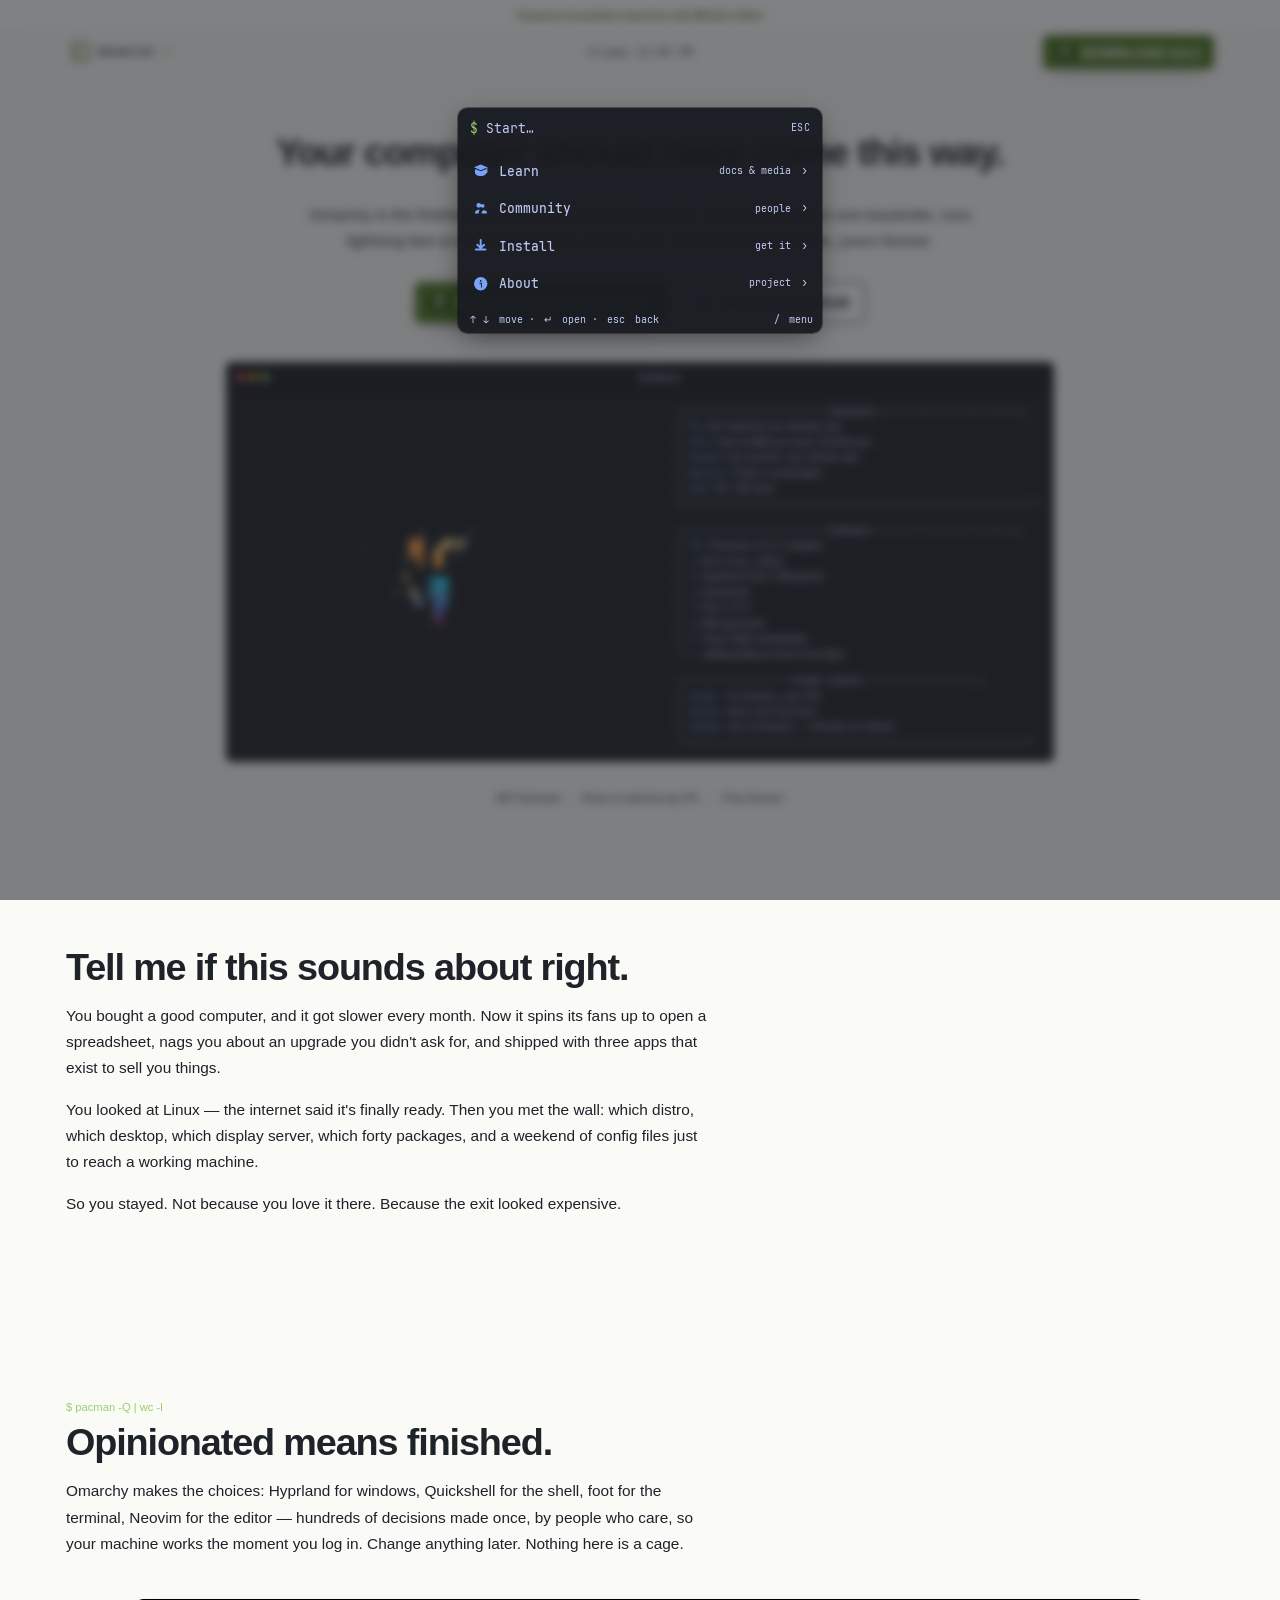
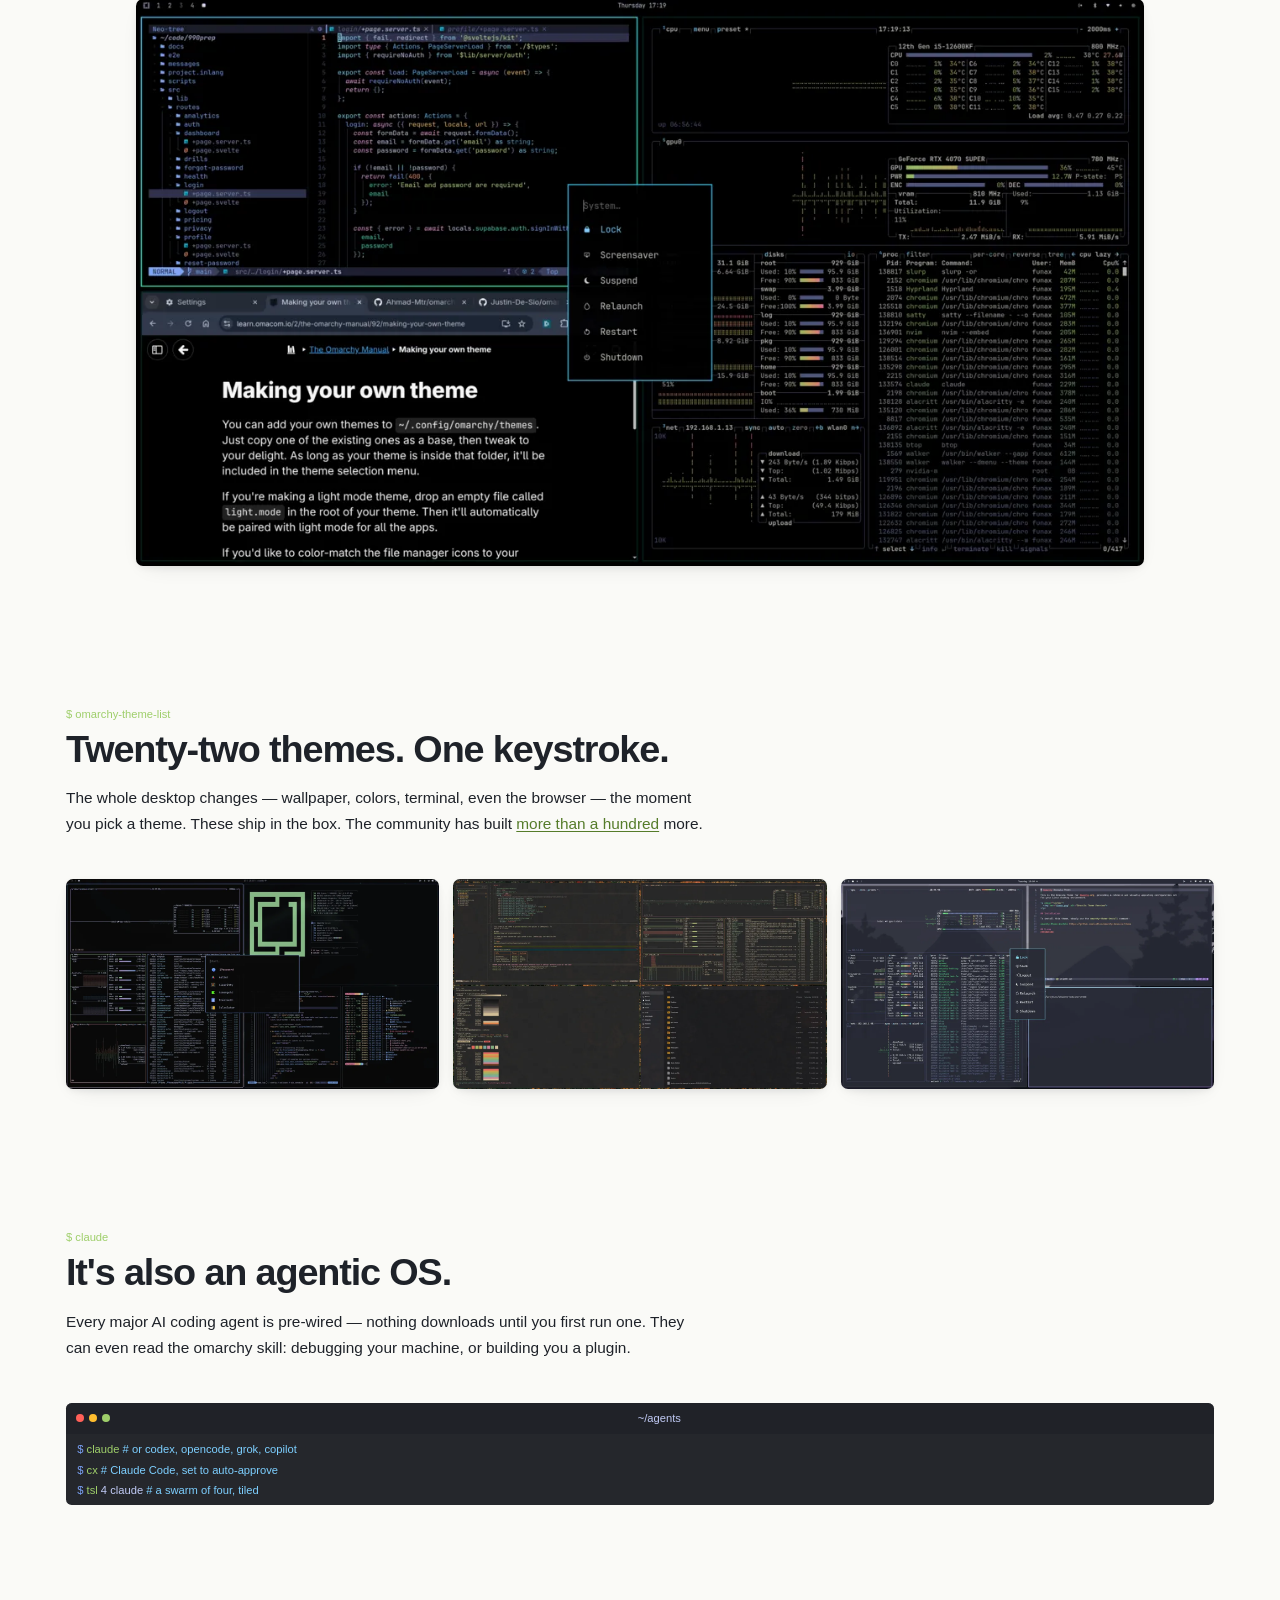
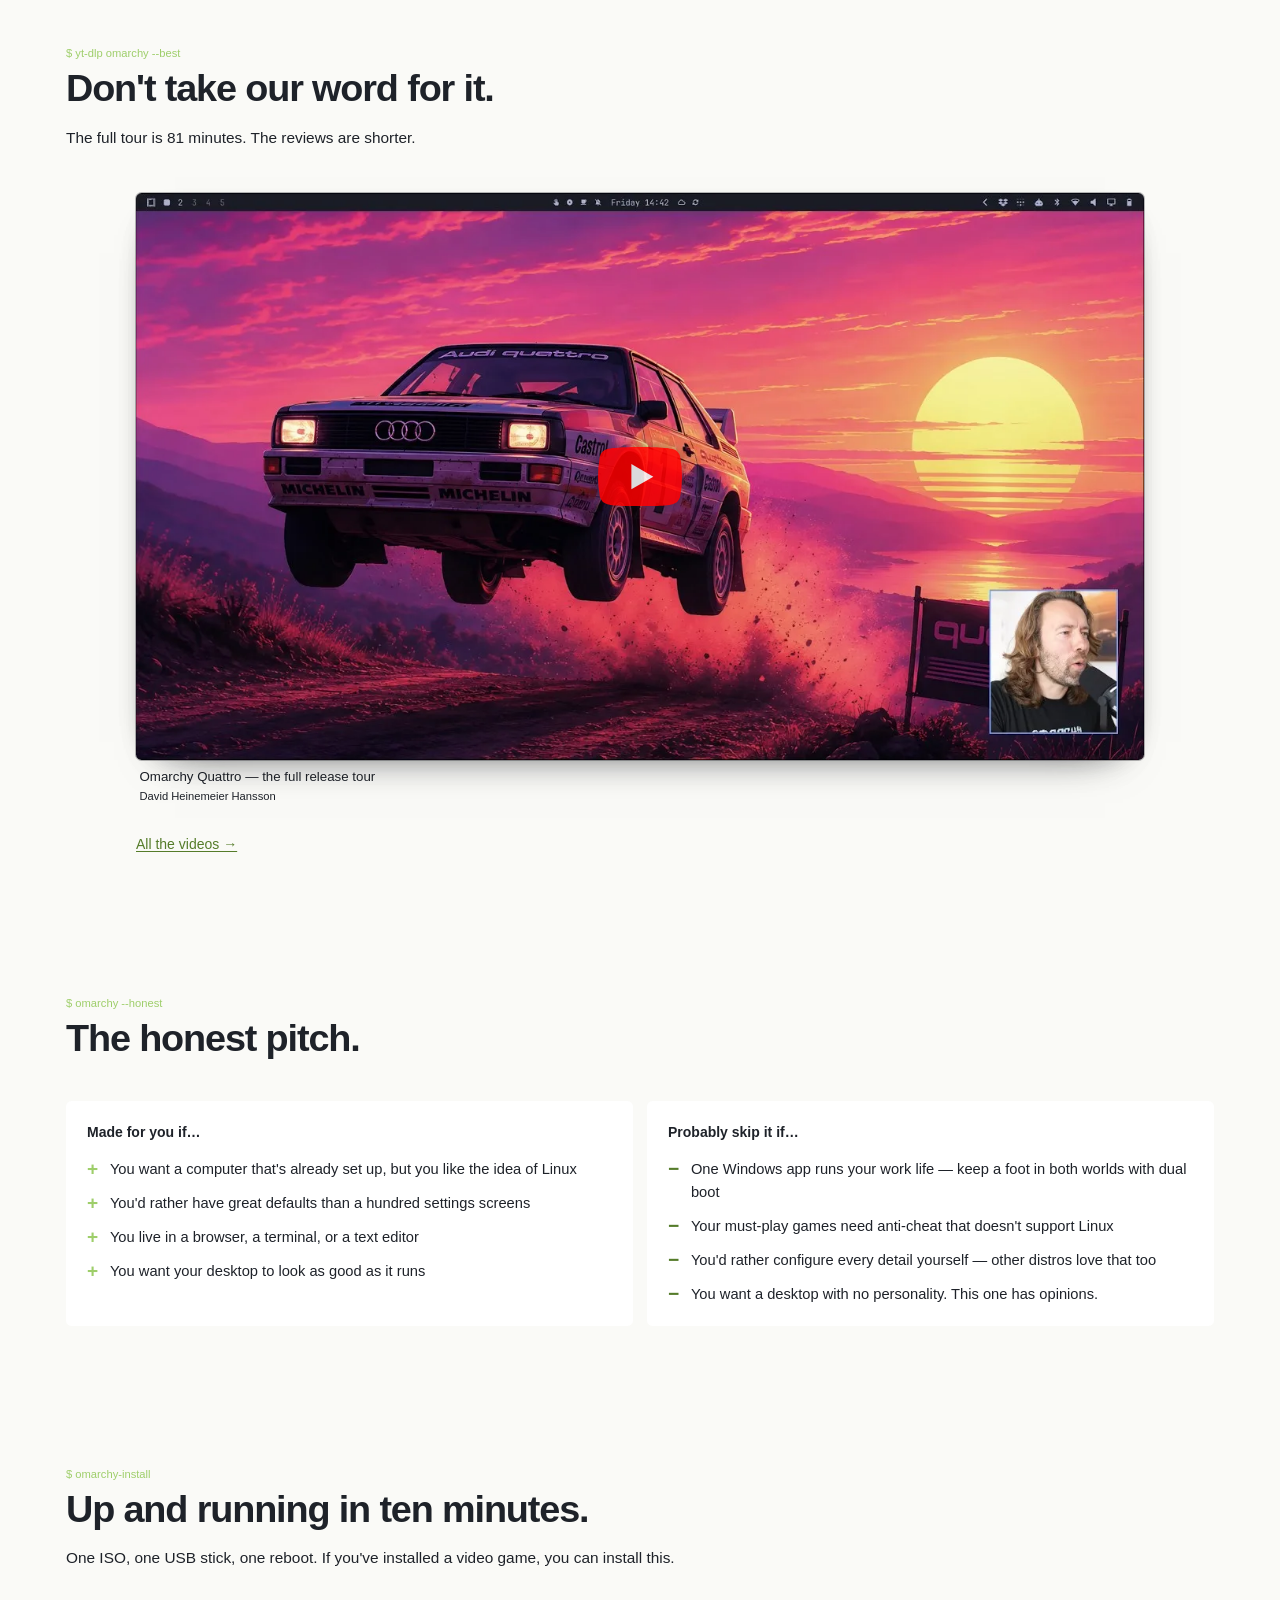
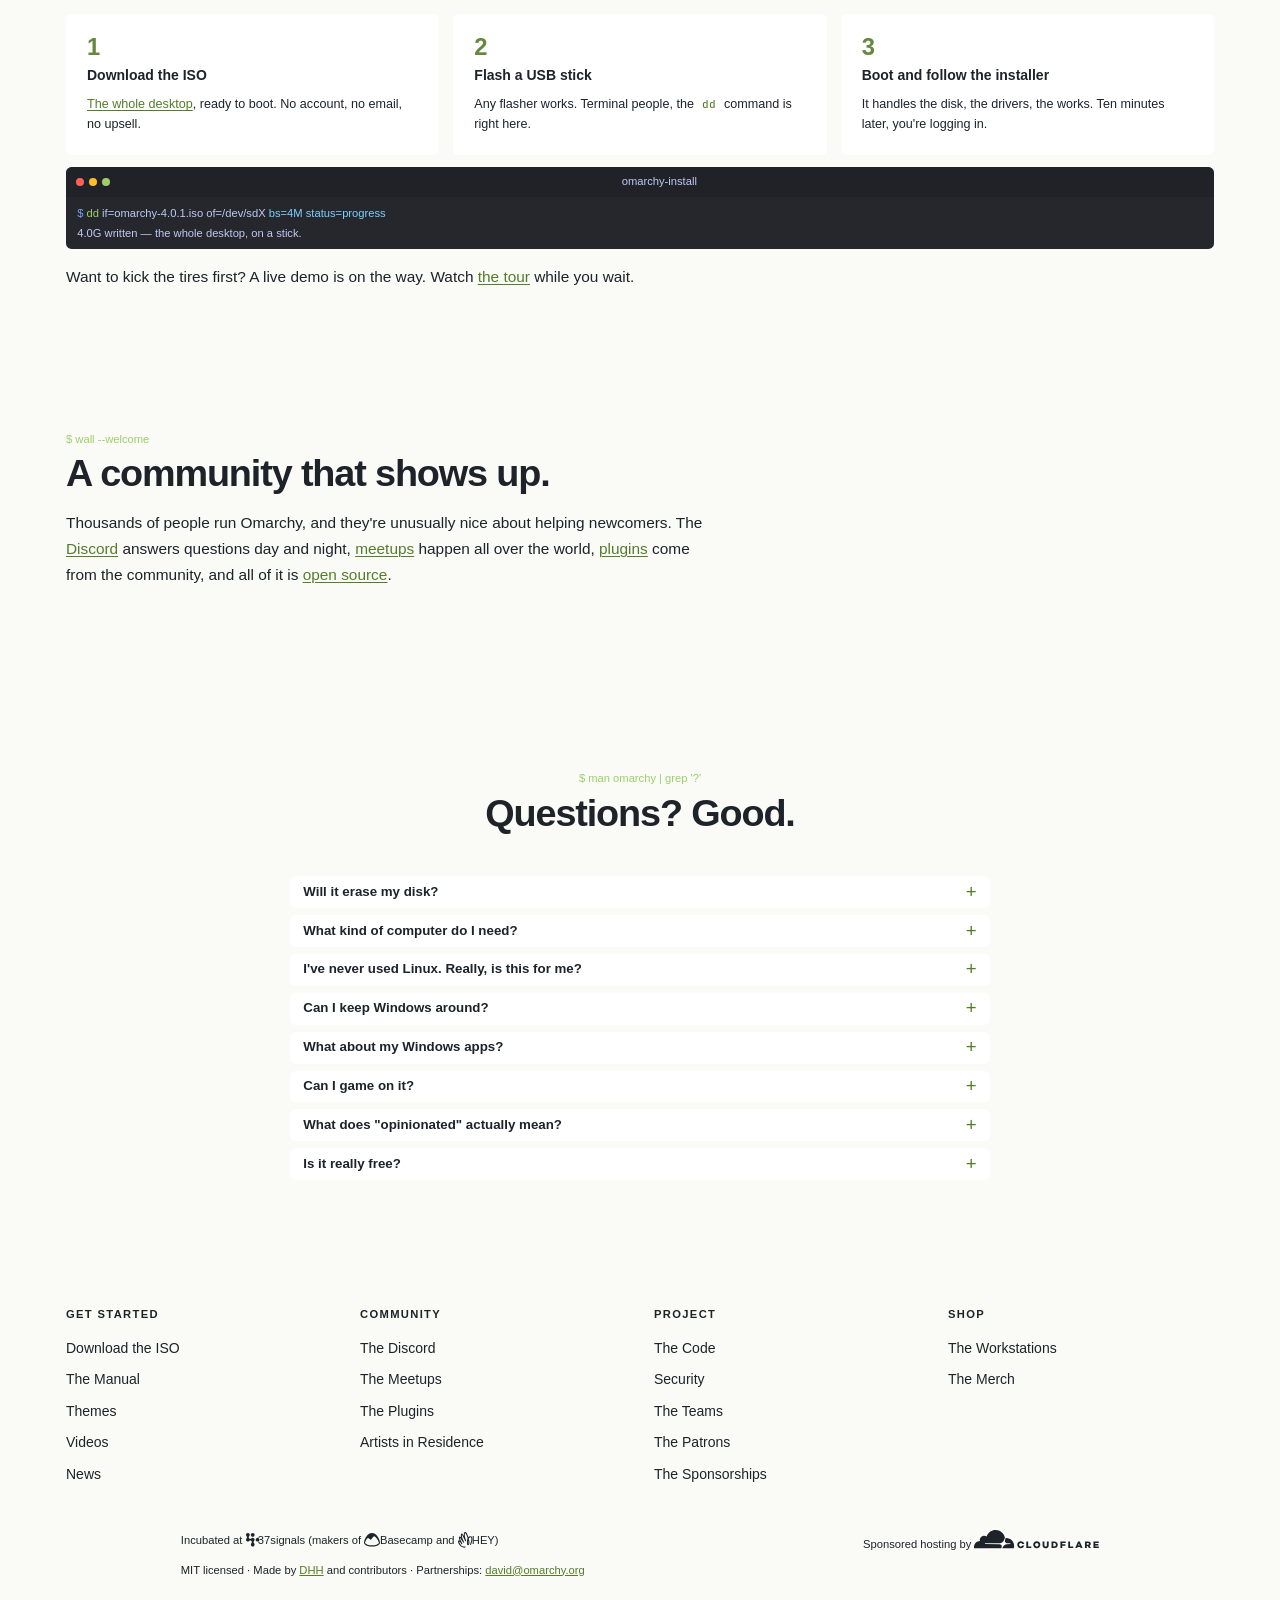
<file: index.html>
<!doctype html>

<html lang="en">
  <head>
    <script>document.documentElement.classList.add('js', 'wte-home');</script>

    <title>Omarchy — Beautiful, Fun &amp; Opinionated Linux by DHH</title>

    <meta charset="utf-8">
    <meta name="viewport" content="initial-scale=1, width=device-width">
    <meta name="description" content="Linux that's already set up. Omarchy turns Arch into a fast, beautiful, fully-configured desktop — installed in minutes, gorgeous the moment you boot.">

    <meta property="og:site_name" content="Omarchy">
    <meta property="og:title" content="Omarchy">
    <meta property="og:description" content="Beautiful, Fun &amp; Opinionated Linux by DHH">
    <meta property="og:image" content="https://omarchy.org/assets/images/opengraph.png">
    <meta property="og:url" content="https://omarchy.org">
    <meta property="og:type" content="website">

    <meta name="twitter:title" content="Omarchy">
    <meta name="twitter:description" content="Beautiful, Fun &amp; Opinionated Linux by DHH">
    <meta name="twitter:image" content="https://omarchy.org/assets/images/opengraph.png">
    <meta name="twitter:image:alt" content="Omarchy">
    <meta name="twitter:card" content="summary_large_image">

    <link rel="icon" href="/assets/images/favicon.png">

    <link rel="stylesheet" type="text/css" href="/assets/css/reset.css">
    <link rel="stylesheet" type="text/css" href="/assets/css/fonts.css">
    <link rel="stylesheet" type="text/css" href="/assets/css/v2/tokens.css?v=launcher1">
    <link rel="stylesheet" type="text/css" href="/assets/css/v2/base.css?v=launcher1">
    <link rel="stylesheet" type="text/css" href="/assets/css/v2/button.css?v=launcher1">
    <link rel="stylesheet" type="text/css" href="/assets/css/v2/notification.css?v=launcher1">
    <link rel="stylesheet" type="text/css" href="/assets/css/v2/qsbar.css?v=launcher1">
    <link rel="stylesheet" type="text/css" href="/assets/css/v2/menu.css?v=launcher1">
    <link rel="stylesheet" type="text/css" href="/assets/css/v2/hero.css?v=launcher1">
    <link rel="stylesheet" type="text/css" href="/assets/css/v2/logo.css?v=launcher1">
    <link rel="stylesheet" type="text/css" href="/assets/css/v2/sections.css?v=launcher1">
    <link rel="stylesheet" type="text/css" href="/assets/css/v2/showcase.css?v=launcher1">
    <link rel="stylesheet" type="text/css" href="/assets/css/v2/videos.css?v=launcher1">
    <link rel="stylesheet" type="text/css" href="/assets/css/v2/steps.css?v=launcher1">
    <link rel="stylesheet" type="text/css" href="/assets/css/v2/faq.css?v=launcher1">
    <link rel="stylesheet" type="text/css" href="/assets/css/v2/footer.css?v=launcher1">

    <script src="/assets/js/site.js?v=launcher1" type="module"></script>

    <script defer data-domain="omarchy.org" src="https://plausible.io/js/script.js"></script>
  </head>

  <body>
    <a class="skip" href="#main">Skip to content</a>

    <div class="notification">
      <a href="/news/2026/08/omacom-foundation-launches-with-8-million">Omacom Foundation launches with <s>$8</s> $10 million</a>
    </div>

    <header class="qsbar">
      <div class="qsbar__inner">
        <button class="qsbar__menu" type="button" data-omenu-open
                aria-haspopup="dialog" aria-controls="omenu" aria-expanded="false"
                aria-label="Open Omarchy menu">
          <svg viewBox="0 0 1200 1200" xmlns="http://www.w3.org/2000/svg" aria-hidden="true"><path clip-rule="evenodd" d="m1200 1200h-480v-80h400v-1040h-479.996v160h-400v720h720v-720h-80v-80h159.996v880h-400v160h-640v-1200h1200zm-1120-80h480v-80h-400l.004-400h-80.004zm0-560h80.004v-400h400v-80h-480.004z" fill="currentColor" fill-rule="evenodd"/></svg>
          <span class="qsbar__menu-label">OMARCHY</span>
          <span class="qsbar__menu-hint">/</span>
        </button>

        <p class="qsbar__clock" aria-hidden="true">
          <span class="qsbar__clock-day"></span>
          <span class="qsbar__clock-time"></span>
        </p>

        <div class="qsbar__actions">
          <a class="button button--small" href="https://iso.omarchy.org/omarchy-4.0.1.iso">
            <svg viewBox="0 0 32 32" aria-hidden="true"><path d="m9.47363 4.01687c.77167.00015 1.39727.62585 1.39747 1.39747 0 .7718-.6257 1.39829-1.39747 1.39843h-4.625c-.66518.00006-1.17367.17068-1.52539.5127-.34225.34225-.51364.86071-.51367 1.55469v14.24194c0 .694.17139 1.2124.51367 1.5547.35173.3517.86001.5282 1.52539.5283h22.28807c.6561 0 1.1599-.1766 1.5117-.5283.3613-.3423.542-.8607.542-1.5547v-14.24194c0-.69398-.1807-1.21244-.542-1.55469-.3517-.34214-.8558-.5127-1.5117-.5127h-4.624c-.7719 0-1.3984-.62654-1.3984-1.39843.0002-.77171.6266-1.39747 1.3984-1.39747h4.8096c1.5402.00002 2.705.3903 3.4941 1.16993.789.77963 1.1836 1.93518 1.1836 3.46582v14.71258c0 1.5305-.3947 2.6853-1.1836 3.4649-.7891.7796-1.9539 1.1699-3.4941 1.1699h-22.64457c-1.54021 0-2.70501-.3903-3.49414-1.1699-.788897-.7796-1.18354196-1.9344-1.18359-3.4649v-14.71258c0-1.53064.394563-2.68619 1.18359-3.46582.78913-.77963 1.95393-1.16991 3.49414-1.16993z"/><path d="m16.0078 0c.3832.00005683.7111.136008.9834.408203.2825.27241.4238.590889.4238.954097v14.2481l-.1211 2.2548.8018-.9687 2.1494-2.2998c.2522-.2825.5652-.4238.9385-.4238.3429 0 .6358.1156.8779.3476.2522.2321.378.5203.378.8633-.0001.3328-.1314.6359-.3936.9082l-4.9785 4.7969c-.1816.1715-.3588.2926-.5303.3632-.1714.0706-.3478.1065-.5293.1065-.1816 0-.3587-.0358-.5303-.1065-.1714-.0706-.3533-.1918-.5449-.3632l-4.96385-4.7969c-.27233-.2723-.40812-.5754-.4082-.9082 0-.343.12114-.6312.36328-.8633.24207-.2319.53497-.3476.87797-.3476.3933 0 .711.1413.9531.4238l2.164 2.2998.8028.9687-.1211-2.2548v-14.2481c0-.363208.1358-.681687.4082-.954097.2824-.27226.6157-.408203.999-.408203z" fill="currentColor"/></svg>
            <span>Download 4.0.1</span>
          </a>
        </div>
      </div>
    </header>

    <noscript>
      <ul class="omenu-fallback">
        <li><a href="/manual/">Manual</a></li>
        <li><a href="/themes/">Themes</a></li>
        <li><a href="/videos/">Videos</a></li>
        <li><a href="/news/">News</a></li>
        <li><a href="https://iso.omarchy.org/omarchy-4.0.1.iso">Download ISO</a></li>
        <li><a href="https://omarchyplugins.com/">Plugins</a></li>
        <li><a href="https://github.com/omacom/omarchy">GitHub</a></li>
        <li><a href="/security/">Security</a></li>
        <li><a href="https://discord.gg/tXFUdasqhY">Discord</a></li>
        <li><a href="/meetups/">Meetups</a></li>
        <li><a href="/teams/">Teams</a></li>
        <li><a href="/patrons/">Patrons</a></li>
        <li><a href="/sponsorships/">Sponsorships</a></li>
        <li><a href="/air/">AIR</a></li>
        <li><a href="/workstations/">Workstations</a></li>
        <li><a href="https://supply.37signals.com/collections/omarchy">Merch</a></li>
      </ul>
    </noscript>

    <main id="main">

      <section class="hero wrap">
        <h1>Your computer should have come this way.</h1>

        <p class="hero__lede">
          Omarchy is the finished Linux desktop: boots in seconds, switches
          themes in one keystroke, runs lightning fast on the hardware you
          already own. Installed in ten minutes, yours forever.
        </p>

        <div class="hero__actions">
          <a class="button" href="https://iso.omarchy.org/omarchy-4.0.1.iso">
            <svg viewBox="0 0 32 32" aria-hidden="true"><path d="m9.47363 4.01687c.77167.00015 1.39727.62585 1.39747 1.39747 0 .7718-.6257 1.39829-1.39747 1.39843h-4.625c-.66518.00006-1.17367.17068-1.52539.5127-.34225.34225-.51364.86071-.51367 1.55469v14.24194c0 .694.17139 1.2124.51367 1.5547.35173.3517.86001.5282 1.52539.5283h22.28807c.6561 0 1.1599-.1766 1.5117-.5283.3613-.3423.542-.8607.542-1.5547v-14.24194c0-.69398-.1807-1.21244-.542-1.55469-.3517-.34214-.8558-.5127-1.5117-.5127h-4.624c-.7719 0-1.3984-.62654-1.3984-1.39843.0002-.77171.6266-1.39747 1.3984-1.39747h4.8096c1.5402.00002 2.705.3903 3.4941 1.16993.789.77963 1.1836 1.93518 1.1836 3.46582v14.71258c0 1.5305-.3947 2.6853-1.1836 3.4649-.7891.7796-1.9539 1.1699-3.4941 1.1699h-22.64457c-1.54021 0-2.70501-.3903-3.49414-1.1699-.788897-.7796-1.18354196-1.9344-1.18359-3.4649v-14.71258c0-1.53064.394563-2.68619 1.18359-3.46582.78913-.77963 1.95393-1.16991 3.49414-1.16993z"/><path d="m16.0078 0c.3832.00005683.7111.136008.9834.408203.2825.27241.4238.590889.4238.954097v14.2481l-.1211 2.2548.8018-.9687 2.1494-2.2998c.2522-.2825.5652-.4238.9385-.4238.3429 0 .6358.1156.8779.3476.2522.2321.378.5203.378.8633-.0001.3328-.1314.6359-.3936.9082l-4.9785 4.7969c-.1816.1715-.3588.2926-.5303.3632-.1714.0706-.3478.1065-.5293.1065-.1816 0-.3587-.0358-.5303-.1065-.1714-.0706-.3533-.1918-.5449-.3632l-4.96385-4.7969c-.27233-.2723-.40812-.5754-.4082-.9082 0-.343.12114-.6312.36328-.8633.24207-.2319.53497-.3476.87797-.3476.3933 0 .711.1413.9531.4238l2.164 2.2998.8028.9687-.1211-2.2548v-14.2481c0-.363208.1358-.681687.4082-.954097.2824-.27226.6157-.408203.999-.408203z" fill="currentColor"/></svg>
            <span>Download Omarchy 4.0.1</span>
          </a>

          <a class="button button--ghost" href="#tour">
            <svg viewBox="0 0 24 24" aria-hidden="true"><path fill="currentColor" d="M8 5.5v13l11-6.5z"/></svg>
            <span>Watch the tour</span>
          </a>
        </div>

        <div class="fetch terminal" data-reveal>
          <div class="terminal__bar" aria-hidden="true">
            <span class="terminal__dot terminal__dot--red"></span>
            <span class="terminal__dot terminal__dot--yellow"></span>
            <span class="terminal__dot terminal__dot--green"></span>
            <span class="terminal__title">fastfetch</span>
          </div>
          <div class="fetch__body">
            <a class="hero__mark" href="/" aria-label="Omarchy">
<pre>                 ▄▄▄
 ▄█████▄    ▄███████████▄    ▄███████   ▄███████   ▄███████   ▄█   █▄    ▄█   █▄
███   ███  ███   ███   ███  ███   ███  ███   ███  ███   ███  ███   ███  ███   ███
███   ███  ███   ███   ███  ███   ███  ███   ███  ███   █▀   ███   ███  ███   ███
███   ███  ███   ███   ███ ▄███▄▄▄███ ▄███▄▄▄██▀  ███       ▄███▄▄▄███▄ ███▄▄▄███
███   ███  ███   ███   ███ ▀███▀▀▀███ ▀███▀▀▀▀    ███      ▀▀███▀▀▀███  ▀▀▀▀▀▀███
███   ███  ███   ███   ███  ███   ███ ██████████  ███   █▄   ███   ███  ▄██   ███
███   ███  ███   ███   ███  ███   ███  ███   ███  ███   ███  ███   ███  ███   ███
 ▀█████▀    ▀█   ███   █▀   ███   █▀   ███   ███  ███████▀   ███   █▀    ▀█████▀
                                       ███   █▀</pre>
            </a>
            <div class="fetch__panels">
              <pre class="fetch__panel"><span class="fetch__dim">┌────────────────────Hardware────────────────────┐</span>
<span class="fetch__dim">│</span>  <span class="fetch__key">PC:</span> <span class="fetch__val">the machine you already own</span>
<span class="fetch__dim">│</span>  <span class="fetch__key">GPU:</span> <span class="fetch__val">Intel &amp; AMD just work; NVIDIA too</span>
<span class="fetch__dim">│</span>  <span class="fetch__key">Display:</span> <span class="fetch__val">any monitor, any refresh rate</span>
<span class="fetch__dim">│</span>  <span class="fetch__key">Memory:</span> <span class="fetch__val">8 GB is comfortable</span>
<span class="fetch__dim">│</span>  <span class="fetch__key">Disk:</span> <span class="fetch__val">20+ GB drive</span>
<span class="fetch__dim">└────────────────────────────────────────────────┘</span></pre>

              <pre class="fetch__panel"><span class="fetch__dim">┌────────────────────Software────────────────────┐</span>
<span class="fetch__dim">│</span>  <span class="fetch__key">OS:</span> <span class="fetch__val">Omarchy 4.0.1-1 (stable)</span>
<span class="fetch__dim">│</span>  <span class="fetch__key">├:</span> <span class="fetch__val">Arch Linux, rolling</span>
<span class="fetch__dim">│</span>  <span class="fetch__key">├:</span> <span class="fetch__val">Hyprland 0.56.2 (Wayland)</span>
<span class="fetch__dim">│</span>  <span class="fetch__key">├:</span> <span class="fetch__val">Quickshell</span>
<span class="fetch__dim">│</span>  <span class="fetch__key">├:</span> <span class="fetch__val">foot 1.27.0</span>
<span class="fetch__dim">│</span>  <span class="fetch__key">├:</span> <span class="fetch__val">898 (pacman)</span>
<span class="fetch__dim">│</span>  <span class="fetch__key">├:</span> <span class="fetch__val">Tokyo Night ●●●●●●●●</span>
<span class="fetch__dim">└</span>  <span class="fetch__key">└:</span> <span class="fetch__val">JetBrainsMono Nerd Font (9pt)</span></pre>

              <pre class="fetch__panel"><span class="fetch__dim">┌───────────────Install / Uptime────────────────┐</span>
<span class="fetch__dim">│</span>  <span class="fetch__key">Install:</span> <span class="fetch__val">~10 minutes, one ISO</span>
<span class="fetch__dim">│</span>  <span class="fetch__key">Uptime:</span> <span class="fetch__val">since your first boot</span>
<span class="fetch__dim">│</span>  <span class="fetch__key">Update:</span> <span class="fetch__val">one command — roll back on reboot</span>
<span class="fetch__dim">└───────────────────────────────────────────────┘</span></pre>
            </div>
          </div>
        </div>

        <p class="hero__meta">
          MIT licensed <span>·</span> Runs on almost any PC <span>·</span> Free forever
        </p>
      </section>

      <section class="section">
        <div class="wrap">
          <div class="section__head" data-reveal>
            <h2>Tell me if this sounds about right.</h2>
            <p class="section__lede">
              You bought a good computer, and it got slower every month. Now it
              spins its fans up to open a spreadsheet, nags you about an upgrade
              you didn't ask for, and shipped with three apps that exist to sell
              you things.
            </p>
            <p class="section__lede">
              You looked at Linux — the internet said it's finally ready. Then
              you met the wall: which distro, which desktop, which display
              server, which forty packages, and a weekend of config files just
              to reach a working machine.
            </p>
            <p class="section__lede">
              So you stayed. Not because you love it there. Because the exit
              looked expensive.
            </p>
          </div>
        </div>
      </section>

      <section class="section">
        <div class="wrap">
          <div class="section__head" data-reveal>
            <span class="kicker" aria-hidden="true">$ pacman -Q | wc -l</span>
            <h2>Opinionated means finished.</h2>
            <p class="section__lede">
              Omarchy makes the choices: Hyprland for windows, Quickshell for
              the shell, foot for the terminal, Neovim for the editor — hundreds
              of decisions made once, by people who care, so your machine works
              the moment you log in. Change anything later. Nothing here is a
              cage.
            </p>
          </div>

          <figure class="artifact" data-reveal>
            <img src="/assets/themes/tokyo-night-oled.webp" alt="The Omarchy desktop with the Omarchy menu open, Tokyo Night theme" loading="lazy" decoding="async">
          </figure>
        </div>
      </section>

      <section class="section">
        <div class="wrap">
          <div class="section__head" data-reveal>
            <span class="kicker" aria-hidden="true">$ omarchy-theme-list</span>
            <h2>Twenty-two themes. One keystroke.</h2>
            <p class="section__lede">
              The whole desktop changes — wallpaper, colors, terminal, even the
              browser — the moment you pick a theme. These ship in the box. The
              community has built <a href="/themes/">more than a hundred</a> more.
            </p>
          </div>

          <div class="themes-strip" data-reveal>
            <img src="/assets/themes/catppuccin-mocha-dark.webp" alt="Catppuccin Mocha Dark theme" loading="lazy" decoding="async">
            <img src="/assets/themes/gruvbox-material.webp" alt="Gruvbox Material theme" loading="lazy" decoding="async">
            <img src="/assets/themes/dracula.webp" alt="Dracula theme" loading="lazy" decoding="async">
          </div>
        </div>
      </section>

      <section class="section">
        <div class="wrap">
          <div class="section__head" data-reveal>
            <span class="kicker" aria-hidden="true">$ claude</span>
            <h2>It's also an agentic OS.</h2>
            <p class="section__lede">
              Every major AI coding agent is pre-wired — nothing downloads until
              you first run one. They can even read the omarchy skill: debugging
              your machine, or building you a plugin.
            </p>
          </div>

          <div class="terminal" data-reveal>
            <div class="terminal__bar" aria-hidden="true">
              <span class="terminal__dot terminal__dot--red"></span>
              <span class="terminal__dot terminal__dot--yellow"></span>
              <span class="terminal__dot terminal__dot--green"></span>
              <span class="terminal__title">~/agents</span>
            </div>
            <div class="terminal__body">
              <p><span class="prompt">$</span> <span class="command">claude</span> <span class="flag"># or codex, opencode, grok, copilot</span></p>
              <p><span class="prompt">$</span> <span class="command">cx</span> <span class="flag"># Claude Code, set to auto-approve</span></p>
              <p><span class="prompt">$</span> <span class="command">tsl</span> 4 claude <span class="flag"># a swarm of four, tiled</span></p>
            </div>
          </div>
        </div>
      </section>

      <section class="section" id="tour">
        <div class="wrap">
          <div class="section__head" data-reveal>
            <span class="kicker" aria-hidden="true">$ yt-dlp omarchy --best</span>
            <h2>Don't take our word for it.</h2>
            <p class="section__lede">
              The full tour is 81 minutes. The reviews are shorter.
            </p>
          </div>

          <div class="featured" data-reveal>
            <button class="facade" type="button" data-video="F7fe9pa8OeE" data-title="Omarchy Quattro by David Heinemeier Hansson" aria-label="Play: Omarchy Quattro by David Heinemeier Hansson">
              <img src="/assets/images/video/omarchy-quattro.webp" width="1280" height="720" alt="Omarchy Quattro, the release tour by David Heinemeier Hansson" loading="lazy" decoding="async">
              <span class="facade__play" aria-hidden="true">
                <svg viewBox="0 0 68 48"><path d="M66.5 7.7a8.6 8.6 0 0 0-6-6C55.2 0 34 0 34 0S12.8 0 7.5 1.7a8.6 8.6 0 0 0-6 6A89.7 89.7 0 0 0 0 24a89.7 89.7 0 0 0 1.5 16.3 8.6 8.6 0 0 0 6 6C12.8 48 34 48 34 48s21.2 0 26.5-1.7a8.6 8.6 0 0 0 6-6A89.7 89.7 0 0 0 68 24a89.7 89.7 0 0 0-1.5-16.3z" fill="#f00"/><path d="M27 34.3 44.8 24 27 13.7z" fill="#fff"/></svg>
              </span>
            </button>
            <div class="vcaption">
              <p class="vcaption__title">Omarchy Quattro — the full release tour</p>
              <p class="vcaption__byline">David Heinemeier Hansson</p>
            </div>
            <a class="section__more" href="/videos/">All the videos &rarr;</a>
          </div>
        </div>
      </section>

      <section class="section">
        <div class="wrap">
          <div class="section__head" data-reveal>
            <span class="kicker" aria-hidden="true">$ omarchy --honest</span>
            <h2>The honest pitch.</h2>
          </div>

          <div class="pitch" data-reveal>
            <div class="pitch__col">
              <h3>Made for you if&hellip;</h3>
              <ul class="pitch__list">
                <li>You want a computer that's already set up, but you like the idea of Linux</li>
                <li>You'd rather have great defaults than a hundred settings screens</li>
                <li>You live in a browser, a terminal, or a text editor</li>
                <li>You want your desktop to look as good as it runs</li>
              </ul>
            </div>

            <div class="pitch__col pitch__col--no">
              <h3>Probably skip it if&hellip;</h3>
              <ul class="pitch__list">
                <li>One Windows app runs your work life — keep a foot in both worlds with dual boot</li>
                <li>Your must-play games need anti-cheat that doesn't support Linux</li>
                <li>You'd rather configure every detail yourself — other distros love that too</li>
                <li>You want a desktop with no personality. This one has opinions.</li>
              </ul>
            </div>
          </div>
        </div>
      </section>

      <section class="section">
        <div class="wrap">
          <div class="section__head" data-reveal>
            <span class="kicker" aria-hidden="true">$ omarchy-install</span>
            <h2>Up and running in ten minutes.</h2>
            <p class="section__lede">
              One ISO, one USB stick, one reboot. If you've installed a video
              game, you can install this.
            </p>
          </div>

          <div class="steps" data-reveal>
            <div class="step">
              <span class="step__number">1</span>
              <h3>Download the ISO</h3>
              <p><a href="https://iso.omarchy.org/omarchy-4.0.1.iso">The whole desktop</a>, ready to boot. No account, no email, no upsell.</p>
            </div>

            <div class="step">
              <span class="step__number">2</span>
              <h3>Flash a USB stick</h3>
              <p>Any flasher works. Terminal people, the <code>dd</code> command is right here.</p>
            </div>

            <div class="step">
              <span class="step__number">3</span>
              <h3>Boot and follow the installer</h3>
              <p>It handles the disk, the drivers, the works. Ten minutes later, you're logging in.</p>
            </div>
          </div>

          <div class="terminal" data-reveal>
            <div class="terminal__bar" aria-hidden="true">
              <span class="terminal__dot terminal__dot--red"></span>
              <span class="terminal__dot terminal__dot--yellow"></span>
              <span class="terminal__dot terminal__dot--green"></span>
              <span class="terminal__title">omarchy-install</span>
            </div>
            <div class="terminal__body">
              <p><span class="prompt">$</span> <span class="command">dd</span> if=omarchy-4.0.1.iso of=/dev/sdX <span class="flag">bs=4M</span> <span class="flag">status=progress</span></p>
              <p class="terminal__out">4.0G written — the whole desktop, on a stick.</p>
            </div>
          </div>

          <p class="section__lede" data-reveal>
            Want to kick the tires first? A live demo is on the way. Watch
            <a href="/videos/">the tour</a> while you wait.
          </p>
        </div>
      </section>

      <section class="section">
        <div class="wrap">
          <div class="section__head" data-reveal>
            <span class="kicker" aria-hidden="true">$ wall --welcome</span>
            <h2>A community that shows up.</h2>
            <p class="section__lede">
              Thousands of people run Omarchy, and they're unusually nice about
              helping newcomers. The <a href="https://discord.gg/tXFUdasqhY">Discord</a>
              answers questions day and night, <a href="/meetups/">meetups</a>
              happen all over the world, <a href="https://omarchyplugins.com/">plugins</a>
              come from the community, and all of it is
              <a href="https://github.com/omacom/omarchy">open source</a>.
            </p>
          </div>
        </div>
      </section>

      <section class="section">
        <div class="wrap">
          <div class="section__head section__head--center" data-reveal>
            <span class="kicker" aria-hidden="true">$ man omarchy | grep '?'</span>
            <h2>Questions? Good.</h2>
          </div>

          <div class="faq" data-reveal>
            <details class="faq__item">
              <summary>Will it erase my disk?</summary>
              <p>Only if you tell it to. The installer can take the whole drive or share it with what's already there, and dual booting is covered step by step in <a href="/manual/">the manual</a>.</p>
            </details>

            <details class="faq__item">
              <summary>What kind of computer do I need?</summary>
              <p>Any x86_64 machine from the last decade — an old ThinkPad is the classic choice. 8&nbsp;GB of memory and 20&nbsp;GB of disk are comfortable. Intel and AMD graphics work out of the box; NVIDIA works too, with a driver install.</p>
            </details>

            <details class="faq__item">
              <summary>I've never used Linux. Really, is this for me?</summary>
              <p>Yes — it's built for exactly you. Nothing needs configuring on day one, <a href="/manual/">the manual</a> explains the keyboard shortcuts as you go, and the <a href="https://discord.gg/tXFUdasqhY">Discord</a> answers beginner questions without condescension.</p>
            </details>

            <details class="faq__item">
              <summary>Can I keep Windows around?</summary>
              <p>You can dual boot, and the manual walks through it. That said, most people find they stop booting into the other one. There's even a Windows VM built in for the things you can't leave behind.</p>
            </details>

            <details class="faq__item">
              <summary>What about my Windows apps?</summary>
              <p>Some run fine through compatibility tools, some don't. If one app is mission-critical, check how it fares before you switch — or keep it on a second machine.</p>
            </details>

            <details class="faq__item">
              <summary>Can I game on it?</summary>
              <p>A lot of games run great, especially through Steam. The holdouts are titles whose anti-cheat doesn't support Linux — check your favorites first.</p>
            </details>

            <details class="faq__item">
              <summary>What does "opinionated" actually mean?</summary>
              <p>It means the defaults are chosen on purpose: one window manager, one set of apps, one way of doing things. You can change anything, but you never have to.</p>
            </details>

            <details class="faq__item">
              <summary>Is it really free?</summary>
              <p>Free as in costs nothing and is locked by nothing — MIT licensed. Development is funded by <a href="/patrons/">patrons</a> and the Omacom Foundation.</p>
            </details>
          </div>
        </div>
      </section>

    </main>

    <footer class="footer">
      <div class="footer__grid">
        <div class="footer__group">
          <h2>Get started</h2>
          <ul class="footer__list">
            <li><a href="https://iso.omarchy.org/omarchy-4.0.1.iso">Download the ISO</a></li>
            <li><a href="/manual/">The Manual</a></li>
            <li><a href="/themes/">Themes</a></li>
            <li><a href="/videos/">Videos</a></li>
            <li><a href="/news/">News</a></li>
          </ul>
        </div>

        <div class="footer__group">
          <h2>Community</h2>
          <ul class="footer__list">
            <li><a href="https://discord.gg/tXFUdasqhY">The Discord</a></li>
            <li><a href="/meetups/">The Meetups</a></li>
            <li><a href="https://omarchyplugins.com/">The Plugins</a></li>
            <li><a href="/air/">Artists in Residence</a></li>
          </ul>
        </div>

        <div class="footer__group">
          <h2>Project</h2>
          <ul class="footer__list">
            <li><a href="https://github.com/omacom/omarchy">The Code</a></li>
            <li><a href="/security/">Security</a></li>
            <li><a href="/teams/">The Teams</a></li>
            <li><a href="/patrons/">The Patrons</a></li>
            <li><a href="/sponsorships/">The Sponsorships</a></li>
          </ul>
        </div>

        <div class="footer__group">
          <h2>Shop</h2>
          <ul class="footer__list">
            <li><a href="/workstations/">The Workstations</a></li>
            <li><a href="https://supply.37signals.com/collections/omarchy">The Merch</a></li>
          </ul>
        </div>
      </div>

      <div class="footer__bottom">
        <p>
          <span>Incubated at</span>
          <a href="https://37signals.com" class="footer__icon footer__icon--37signals" target="_blank" rel="noopener noreferrer" aria-label="37signals">
            <svg viewBox="0 0 37 37" aria-hidden="true"><g fill="currentColor"><path d="m35.4812 22.164c2.0248-2.0239 2.0248-5.3007-.0003-7.3248-2.0198-2.0258-5.301-2.0258-7.319.0007-2.0281 2.0232-2.0292 5.3012 0 7.3241 2.017 2.0215 5.2989 2.0221 7.3193 0z"/><path d="m22.1611 8.84334c2.0249-2.02387 2.0249-5.30008-.0002-7.32415-2.0198-2.02571-5.301-2.025711-7.319.00075-2.0281 2.02309-2.0292 5.30112 0 7.32404 2.017 2.02152 5.2989 2.02152 7.3192-.00064z"/><path d="m14.8417 35.4878c-2.0004-1.9957-1.9608-5.2847 0-7.3054 1.6632-1.6643 1.6633-4.3568 0-6.0182-1.6514-1.6494-4.3462-1.6166-6.01902 0-2.01326 2.0137-5.29117 2.0138-7.30726 0-2.000628-1.9982-1.960613-5.3031.00011-7.3247 1.64664-1.6469 1.614-4.3531 0-6.02035-2.020627-2.01857-2.020787-5.2857 0-7.30443 2.01572-2.019741 5.29428-2.019741 7.30798.00069 2.00119 1.99779 1.96109 5.28187-.0009 7.30374-1.6608 1.66305-1.6608 4.35645.00061 6.02035 1.65198 1.6478 4.34698 1.6154 6.01848 0 2.0158-2.0162 5.3064-2.0167 7.3201 0 2.004 1.9963 1.9646 5.3019 0 7.3247-1.6606 1.661-1.6615 4.354 0 6.0188 2.0241 2.0154 2.0252 5.2892 0 7.3055-2.0128 2.0155-5.3039 2.0155-7.3201-.0007z"/></g></svg>
            <strong>37signals</strong>
          </a>
          (makers of <a href="https://basecamp.com" class="footer__icon" target="_blank" rel="noopener noreferrer" aria-label="Basecamp">
            <svg viewBox="0 0 25 21" aria-hidden="true"><path clip-rule="evenodd" d="m12.5005 0c6.351 0 11.4126 7.57865 12.4363 14.5294.0565.3833.0847.575.0439.9423-.025.2243-.1727.7339-.2715.9368-.1619.3322-.2503.4349-.4271.6404-2.4491 2.8469-7.0342 3.9472-11.7816 3.9472-4.74773 0-9.3327-1.1003-11.782334-3.947-.176904-.2056-.265361-.3084-.427278-.6406-.098883-.2029-.2465927-.7126-.2715448-.9369-.0408566-.3674-.01261377-.5591.0438578-.9425 1.023859-6.95069 6.085899-14.52909515 12.437299-14.5291zm3.2375 4.98947c-1.0986 0-4.1697 5.44163-5.5786 5.44163-1.40909 0-2.14161-2.47648-3.87412-2.46686-1.71536.0098-3.48364 3.82686-4.32163 5.91136-.23503.5846-.35255.8769-.23729 1.4219.11527.545.27645.7017.59881 1.0153 1.24246 1.2084 4.09474 2.966 10.17513 2.966 6.0897 0 8.9411-1.7629 10.1803-2.9715.319-.3112.4786-.4667.5902-1.021s-.0076-.8358-.2459-1.3989c-.538-1.2713-1.4909-3.2521-2.8065-4.95014-1.4862-1.91791-3.3811-3.94777-4.4804-3.94779z" fill="currentColor" fill-rule="evenodd"/></svg>
            <strong>Basecamp</strong> and
          </a>
          <a href="https://hey.com" class="footer__icon footer__icon--hey" target="_blank" rel="noopener noreferrer" aria-label="HEY">
            <svg viewBox="0 0 34 37" aria-hidden="true"><path d="m16.932 0c.3437 0 .6833.077929.9932.226673.7035.296051 1.3945.951807 2.0493 1.817257.6572.86854 1.2905 1.96397 1.878 3.16083 1.1336 2.30928 2.1007 5.01294 2.7395 7.23324 1.0701-1.0382 2.3879-1.7857 3.8286-2.1718.7276-.2165 1.5015-.2226 2.2322-.0165.7319.2064 1.3903.6171 1.8993 1.1837 1.2048 1.3434 1.6425 3.5733 1.3697 6.6229-.2733 3.0558-1.2628 6.9686-2.9544 11.7154-.1105.3062-.338.5571-.6321.6955-.294.1382-.6307.1533-.9361.0426-.1524-.0523-.2933-.1345-.4133-.2422-.1208-.1084-.2187-.2403-.2875-.3875s-.1075-.3073-.1133-.4698c-.0057-.1619.0216-.3233.0794-.4746l.3862-1.0714c1.8517-5.2407 2.4956-8.6952 2.5856-10.9559.096-2.4117-.4389-3.448-.7918-3.8515-.2199-.2304-.503-.3911-.8131-.4611-.3123-.0704-.6386-.046-.9371.0698l-.0106.0039c-1.4717.4409-2.7558 1.3591-3.6505 2.6106.6827 2.7926 1.2701 5.7829 1.4685 8.3985.1 1.3181.1017 2.5454-.0339 3.6064-.1348 1.0557-.4079 1.958-.8654 2.6223-.2176.3533-.5142.6514-.8663.8698-.352.2183-.7495.3521-1.1617.3895-.3382.031-.6791-.0237-.9912-.1579-.3121-.1343-.586-.3442-.7967-.6113-.5102-.5901-.82-1.5541-.9903-2.6958-.1717-1.1514-.2052-2.509-.1471-3.9048.1161-2.7913.601-5.757 1.1103-7.5732.1319-.4754.3227-.932.5653-1.361l-.2856-1.0879c-.8475-3.1437-1.9843-5.94736-3.0367-7.97904-.5264-1.01623-1.0302-1.83569-1.4636-2.40719-.2169-.28603-.4132-.50661-.5837-.65774-.1429-.12666-.2555-.19285-.3369-.21892-.0606.051-.1383.1402-.2246.27898-.1087.17474-.2253.42016-.332.74686-.2134.65338-.3867 1.62544-.3921 2.99227-.0106 2.73358.6513 7.03528 2.9932 13.50448.1122.2974.1025.6277-.0262.9183-.1287.2904-.3659.5188-.6611.6345l-.001-.001c-.2897.1172-.6132.1199-.9041.0059-.2915-.1144-.5277-.3371-.6612-.621l-.001-.0009c-4.3727-9.5619-6.6825-13.08439-7.71125-14.30853-.15337 1.14582-.04162 2.97439.6418 5.54573.74695 2.8106 2.17255 6.499 4.66495 11.1351.1519.2752.1918.5993.1093.9028-.0825.3036-.2803.5629-.5508.7226l-.0009-.0009c-.2673.1654-.5879.2209-.8945.152-.3077-.0691-.5761-.2567-.7473-.5221-1.3668-2.0522-2.94227-4.4323-4.36966-6.5096-1.28751-1.8736-2.45029-3.4922-3.22837-4.4046-.01272 1.9126.81768 6.371 5.37153 13.2565.1868.2666.2601.5962.2053.9174-.0551.3222-.2354.6092-.50147.7982-.26615.1889-.59626.2644-.91769.2092-.32157-.0553-.60842-.2366-.79668-.5037l-.00388-.0049c-1.47917-2.2974-3.39994-4.2737-5.64842-5.815.69763 2.8769 2.08586 5.5376 4.04441 7.7485l.41625.4543.00677.0068.21975.2548c1.11738 1.2542 2.52111 2.2204 4.09276 2.815 1.675.6336 3.4842.8233 5.2535.5512.157-.0319.319-.0316.4763-.001.1579.0307.3082.0922.4424.1812.1341.089.2498.2034.3397.3371.0676.1003.1195.2102.1549.3254l.03.1173.001.0029c.0576.3213-.0129.6528-.1955.9231-.1826.2702-.4633.4578-.7822.5231l-.0019.001c-.7181.1399-1.4476.2134-2.1791.2189h-.0106c-2.2492-.1401-4.435-.8055-6.38316-1.9422-1.94611-1.1355-3.60164-2.7108-4.83529-4.6003l-.42883-.618c-.98631-1.4741-1.86106-3.1559-2.425871-4.6943-.322667-.8789-.546038-1.7162-.6292158-2.444-.0826903-.7236-.02965046-1.3599.2236138-1.8211l.000968-.002c.15171-.2694.368604-.4965.630184-.6606.261481-.1639.559551-.2602.867351-.279h.01258l.35043.0232c.63782.0691 1.24876.2873 1.78891.6316-.90747-2.23-1.39102-4.1153-1.56627-5.6164-.18693-1.6015-.02883-2.7843.34849-3.4728.12895-.2793.33247-.5178.58856-.6877.2584-.1714.55961-.2669.86929-.2751l.17231-.0029c.17264.0027.34503.0256.5266.0842.24087.0778.49002.2164.77539.4427.48397.3839 1.08731 1.032 1.9496 2.1001-1.34261-4.85282-.83573-7.37691-.42786-8.39558l.08325-.1918c.12333-.30459.33446-.56531.60598-.74977.24434-.16597.52767-.26283.82089-.28188l.02129-.00388h.08616l.00968.00194c.15091.00512.3388.02742.5721.12593.2823.11926.62242.34489 1.04547.76526.7828.77794 1.8672 2.24233 3.421 4.99359-.2947-2.47746-.2074-4.43971.1423-5.92837.3846-1.63712 1.0895-2.715995 1.9631-3.262543l.0136-.007749c.3121-.1512954.6543-.23048232 1.0009-.230548zm6.8575 20.0247c-.2391 1.7701-.3581 3.5942-.3581 5.1312 0 .8912.0403 1.683.12 2.3103.0398.3137.0888.5844.1471.804.0382.1438.0804.2615.123.3545.0311-.0268.0595-.0561.0803-.0872.3149-.4708.5418-1.4261.5373-2.9729-.0041-1.3783-.1937-3.2064-.6496-5.5399z" fill="currentColor"/></svg>
            <strong>HEY</strong>)
          </a>
        </p>

        <p>
          <span>Sponsored hosting by</span>
          <a href="https://cloudflare.com" class="footer__icon footer__icon--cloudflare" target="_blank" rel="noopener noreferrer" aria-label="Cloudflare">
            <svg viewBox="0 0 213 32" aria-hidden="true"><path d="m36.9297 0c7.7446 0 14.2333 5.45664 15.8369 12.7568.0082.0581.0166.1167.0166.1748 0 .1079-.0163.2159-.0576.3155l-1.4219 3.7373c-1.1241 2.9401-4.3231 5.3573-7.2822 5.4902l-24.9365.3154c-.2479.0083-.4876.1989-.5704.4395-.0579.1578-.0327.3246.0499.4492.0826.1242.2227.1986.3876.207l24.7139.3164c1.306.0664 2.3807.5977 3.0254 1.503.7024.98.86 2.3255.4385 3.7705l-.3477 1.2207c-.0743.2573-.3055.432-.5615.4404h-.0166l-45.617186-.0088c-.239688 0-.44642-.1741-.479492-.415-.066124-.4983-.107422-.9968-.107422-1.5117.00009889-5.6558 4.48838-10.2655 10.084-10.4317-.20653-.8136-.28128-1.6687-.19045-2.5654.33885-3.4466 3.09145-6.22099 6.52145-6.56152 1.9341-.191 3.7277.37402 5.1329 1.42872 2.1737-6.43646 8.2406-11.07120758 15.3818-11.0713zm42.956 19.376c3.0582 0 5.4056 2.0103 5.9346 4.7011h-3.29c-.4133-1.0796-1.3967-1.8769-2.6778-1.8769-1.7026 0-2.8427 1.3957-2.8427 3.0234v.0332c.0002 1.6359 1.1735 3.0557 2.8759 3.0557 1.2233-.0001 2.1411-.7061 2.5791-1.6943v-.0078h3.2891c-.6117 2.591-2.9342 4.5263-5.9014 4.5263-3.4713 0-6.0417-2.5995-6.042-5.8467v-.0332c0-3.2473 2.6038-5.8808 6.0752-5.8808zm27.2843 0c3.471 0 6.042 2.6003 6.042 5.8476v.0332c0 3.2471-2.604 5.8799-6.075 5.8799-3.472-.0001-6.042-2.5996-6.042-5.8467v-.0332c0-3.2472 2.603-5.8808 6.075-5.8808zm13.026 6.5195c0 1.6278.818 2.4092 2.075 2.4092 1.256-.0002 2.074-.7401 2.074-2.3262v-6.3613h3.166v6.2705c0 3.6541-2.075 5.2489-5.274 5.249-3.198-.0166-5.207-1.6446-5.207-5.1826v-6.3457h3.166zm-65.1814-12.374c7.4555.0001 13.5059 6.0795 13.5059 13.5625 0 1.2788-.1743 2.5077-.5049 3.6787-.0662.2158-.2641.3652-.4873.3652h-18.8535c-.19-.0083-.3302-.2073-.2559-.3984l.3965-1.0381c1.1241-2.9401 4.3316-5.3491 7.2989-5.4902l5.4716-.3155c.2477-.0085.4876-.1989.5703-.4394.0496-.1578.0324-.3246-.0585-.4492-.0826-.1243-.2145-.1986-.3711-.2071l-5.2657-.3154c-1.3059-.0665-2.3807-.5986-3.0254-1.5039-.7023-.98-.859-2.3255-.4375-3.7705l.9747-3.3721c.033-.1244.1325-.2241.248-.2656.033-.0166.0663-.0244.1074-.0244.2314-.0083.4551-.0166.6865-.0166zm81.6124 6.0869c4.018 0 6.348 2.3258 6.348 5.5898v.0332c0 3.2639-2.364 5.6895-6.414 5.6895h-4.273v-11.3125zm58.082 0c1.719 0 2.909.4572 3.661 1.2295.662.6478 1 1.5199 1 2.6328v.0332c0 1.7275-.917 2.8737-2.314 3.4717l2.686 3.9453h-3.603l-2.265-3.4219h-1.372v3.4219h-3.116v-11.3125zm-102.3008 8.5635h5.4551v2.7402h-8.5713v-11.3037h3.1162zm64.1058-5.8223h-5.885v1.9268h5.323v2.5996h-5.323v4.0361h-3.124v-11.3037h9.009zm7.456 5.8223h5.447v2.7402h-8.563v-11.3037h3.116zm21.407 2.7402h-3.347l-.818-2.0176h-4.34l-.802 2.0176h-3.281l4.786-11.3867h3.008zm27.541-8.6377h-5.96v1.711h5.398v2.4667h-5.398v1.794h6.042v2.666h-9.133v-11.3037h9.051zm-105.781-.0742c-1.703.0001-2.844 1.3874-2.844 3.0234v.0332c0 1.6276 1.174 3.0557 2.877 3.0557 1.719 0 2.86-1.3865 2.86-3.0225v-.0332c0-1.6278-1.174-3.0566-2.893-3.0566zm28.267 5.9385h1.273c1.868 0 3.1-1.0303 3.1-2.8575v-.0332c0-1.8104-1.24-2.8574-3.1-2.8574h-1.273zm42.369-1.6866h2.529l-1.256-3.2138zm14.729-1.4121h2.058v-.0078c1.057 0 1.67-.5149 1.67-1.3369v-.0332c0-.8887-.645-1.3379-1.687-1.3379h-2.041z" fill="currentColor"/></svg>
          </a>
        </p>

        <p>MIT licensed · Made by <a href="https://dhh.dk">DHH</a> and contributors · Partnerships: <a href="mailto:david@omarchy.org">david@omarchy.org</a></p>
      </div>
    </footer>
  </body>
</html>
</file>
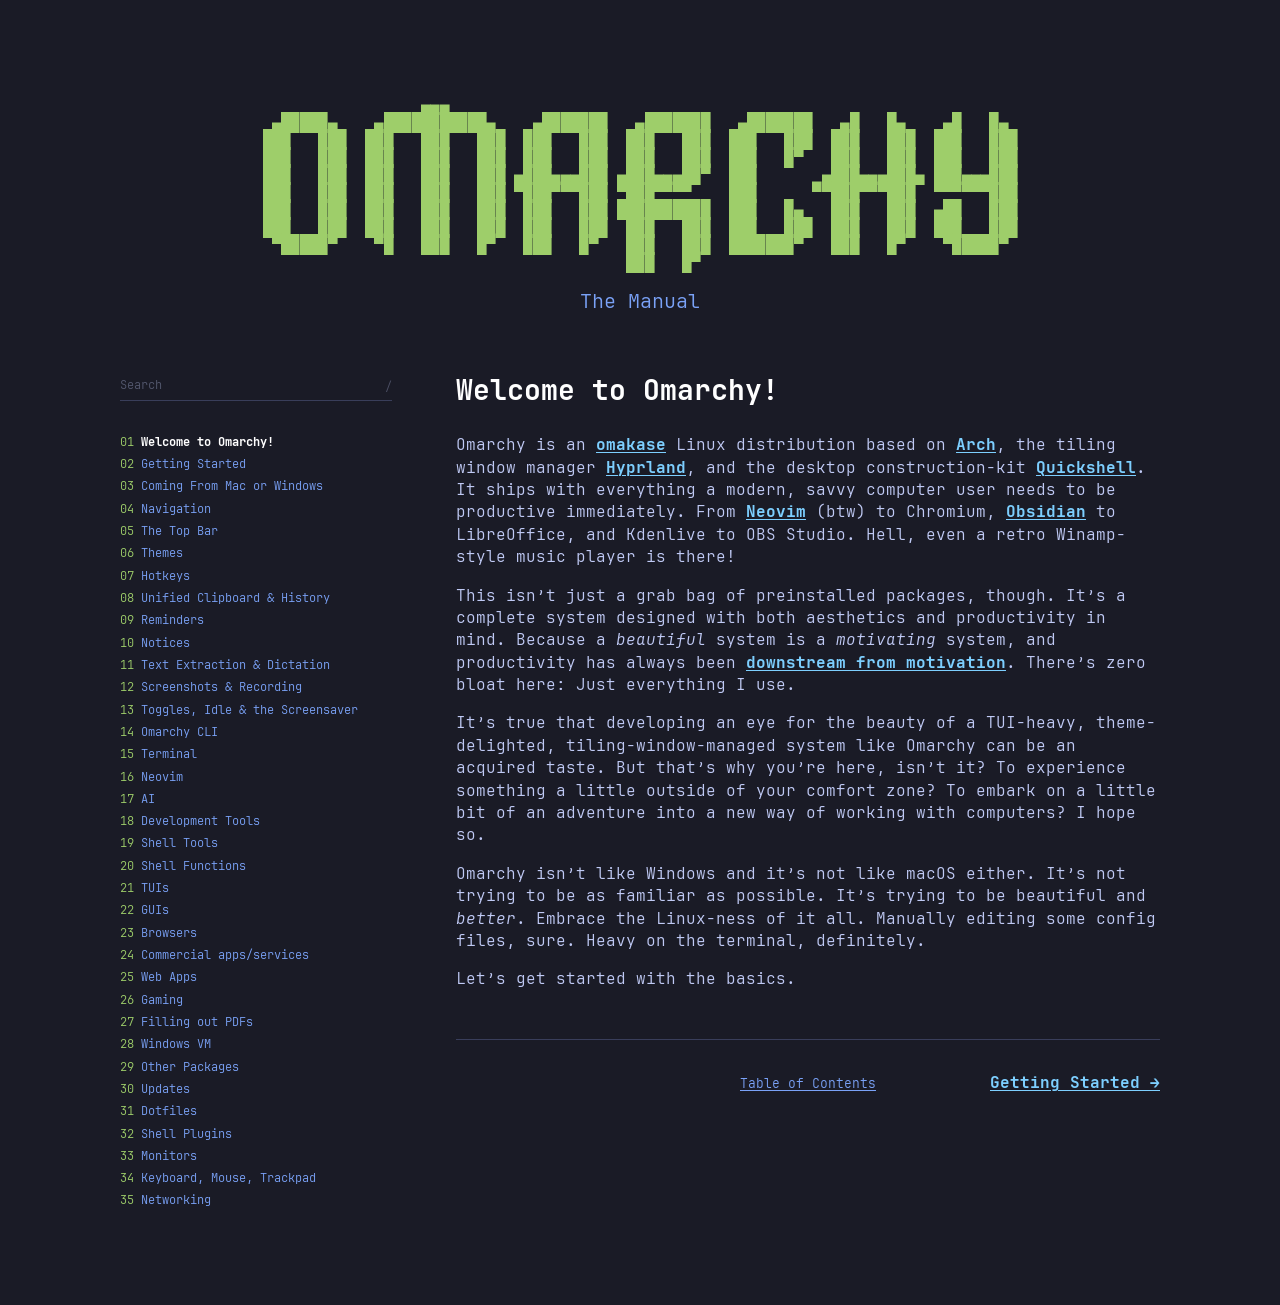
<file: manual/index.html>
<!doctype html>

<html lang="en">
  <head>
    <title>Welcome to Omarchy! — The Omarchy Manual</title>

    <meta charset="utf-8">
    <meta name="viewport" content="initial-scale=1, width=device-width">
    <meta name="description" content="Omarchy is an omakase Linux distribution based on Arch, the tiling window manager Hyprland, and the desktop construction-kit Quickshell. It ships with...">

    <meta property="og:site_name" content="Omarchy">
    <meta property="og:title" content="Welcome to Omarchy!">
    <meta property="og:description" content="Omarchy is an omakase Linux distribution based on Arch, the tiling window manager Hyprland, and the desktop construction-kit Quickshell. It ships with...">
    <meta property="og:image" content="https://omarchy.org/assets/images/opengraph.png">
    <meta property="og:url" content="https://omarchy.org/manual/">
    <meta property="og:type" content="article">

    <link rel="icon" href="/assets/images/favicon.png">

    <link rel="stylesheet" type="text/css" href="/assets/css/reset.css">
    <link rel="stylesheet" type="text/css" href="/assets/css/root.css">
    <link rel="stylesheet" type="text/css" href="/assets/css/fonts.css">
    <link rel="stylesheet" type="text/css" href="/assets/css/elements.css">
    <link rel="stylesheet" type="text/css" href="/assets/css/footer.css">
    <link rel="stylesheet" type="text/css" href="/assets/css/header.css">
    <link rel="stylesheet" type="text/css" href="/assets/css/main.css">
    <link rel="stylesheet" type="text/css" href="/assets/css/pre.css">
    <link rel="stylesheet" type="text/css" href="/assets/css/manual.css">
    <link rel="stylesheet" type="text/css" href="/assets/css/search.css">

    <script src="/assets/js/manual.js" type="module"></script>
    <script defer data-domain="omarchy.org" src="https://plausible.io/js/script.js"></script>
  </head>

  <body>
    <div class="pre">
      <a href="/">
<pre>
                 ▄▄▄
 ▄█████▄    ▄███████████▄    ▄███████   ▄███████   ▄███████   ▄█   █▄    ▄█   █▄
███   ███  ███   ███   ███  ███   ███  ███   ███  ███   ███  ███   ███  ███   ███
███   ███  ███   ███   ███  ███   ███  ███   ███  ███   █▀   ███   ███  ███   ███
███   ███  ███   ███   ███ ▄███▄▄▄███ ▄███▄▄▄██▀  ███       ▄███▄▄▄███▄ ███▄▄▄███
███   ███  ███   ███   ███ ▀███▀▀▀███ ▀███▀▀▀▀    ███      ▀▀███▀▀▀███  ▀▀▀▀▀▀███
███   ███  ███   ███   ███  ███   ███ ██████████  ███   █▄   ███   ███  ▄██   ███
███   ███  ███   ███   ███  ███   ███  ███   ███  ███   ███  ███   ███  ███   ███
 ▀█████▀    ▀█   ███   █▀   ███   █▀   ███   ███  ███████▀   ███   █▀    ▀█████▀
                                       ███   █▀
</pre>
      </a>
    </div>

    <header class="header">
      <h1>The Manual</h1>
    </header>

    <main class="main">
  <div class="manual manual--chapter">
    <div class="manual__sidebar">
      <search class="search" hidden>
        <div class="search__field">
          <input class="search__input" id="search" type="search" role="combobox"
                 placeholder="Search" aria-label="Search the manual"
                 aria-controls="search-results" aria-expanded="false" aria-autocomplete="list"
                 autocomplete="off" autocapitalize="off" spellcheck="false">
          <kbd class="search__shortcut">/</kbd>
        </div>

        <div class="search__results" id="search-results" role="listbox" aria-label="Search results" hidden></div>
      </search>
      <nav class="manual__toc" aria-label="Chapters">
        <ol>
          <li><a href="/manual/" aria-current="page">Welcome to Omarchy!</a></li>
          <li><a href="/manual/getting-started/">Getting Started</a></li>
          <li><a href="/manual/coming-from-mac-or-windows/">Coming From Mac or Windows</a></li>
          <li><a href="/manual/navigation/">Navigation</a></li>
          <li><a href="/manual/the-top-bar/">The Top Bar</a></li>
          <li><a href="/manual/themes/">Themes</a></li>
          <li><a href="/manual/hotkeys/">Hotkeys</a></li>
          <li><a href="/manual/unified-clipboard-history/">Unified Clipboard &amp; History</a></li>
          <li><a href="/manual/reminders/">Reminders</a></li>
          <li><a href="/manual/notices/">Notices</a></li>
          <li><a href="/manual/text-extraction-dictation/">Text Extraction &amp; Dictation</a></li>
          <li><a href="/manual/screenshots-recording/">Screenshots &amp; Recording</a></li>
          <li><a href="/manual/toggles-idle-screensaver/">Toggles, Idle &amp; the Screensaver</a></li>
          <li><a href="/manual/omarchy-cli/">Omarchy CLI</a></li>
          <li><a href="/manual/terminal/">Terminal</a></li>
          <li><a href="/manual/neovim/">Neovim</a></li>
          <li><a href="/manual/ai/">AI</a></li>
          <li><a href="/manual/development-tools/">Development Tools</a></li>
          <li><a href="/manual/shell-tools/">Shell Tools</a></li>
          <li><a href="/manual/shell-functions/">Shell Functions</a></li>
          <li><a href="/manual/tuis/">TUIs</a></li>
          <li><a href="/manual/guis/">GUIs</a></li>
          <li><a href="/manual/browsers/">Browsers</a></li>
          <li><a href="/manual/commercial-apps-services/">Commercial apps/services</a></li>
          <li><a href="/manual/web-apps/">Web Apps</a></li>
          <li><a href="/manual/gaming/">Gaming</a></li>
          <li><a href="/manual/filling-out-pdfs/">Filling out PDFs</a></li>
          <li><a href="/manual/windows-vm/">Windows VM</a></li>
          <li><a href="/manual/other-packages/">Other Packages</a></li>
          <li><a href="/manual/updates/">Updates</a></li>
          <li><a href="/manual/dotfiles/">Dotfiles</a></li>
          <li><a href="/manual/shell-plugins/">Shell Plugins</a></li>
          <li><a href="/manual/monitors/">Monitors</a></li>
          <li><a href="/manual/keyboard-mouse-trackpad/">Keyboard, Mouse, Trackpad</a></li>
          <li><a href="/manual/networking/">Networking</a></li>
          <li><a href="/manual/system-sleep/">System sleep</a></li>
          <li><a href="/manual/hardware-authentication/">Hardware authentication</a></li>
          <li><a href="/manual/fonts/">Fonts</a></li>
          <li><a href="/manual/backgrounds/">Backgrounds</a></li>
          <li><a href="/manual/prompt/">Prompt</a></li>
          <li><a href="/manual/branding/">Branding</a></li>
          <li><a href="/manual/common-tweaks/">Common tweaks</a></li>
          <li><a href="/manual/making-your-own-theme/">Making your own theme</a></li>
          <li><a href="/manual/mac-support/">Mac support</a></li>
          <li><a href="/manual/troubleshooting/">Troubleshooting</a></li>
          <li><a href="/manual/faq/">FAQ</a></li>
          <li><a href="/manual/system-snapshots/">System snapshots</a></li>
          <li><a href="/manual/security/">Security</a></li>
          <li><a href="/manual/omarchy-on/">Omarchy on...</a></li>
          <li><a href="/manual/dual-boot-install/">Dual Boot Install</a></li>
          <li><a href="/manual/unattended-installs/">Unattended Installs</a></li>
        </ol>
      </nav>
    </div>

    <article class="manual__content">
      <h1>Welcome to Omarchy!</h1>
<p>Omarchy is an <a href="https://manuals.omamix.org/3/omacom/76/omakase-computing">omakase</a> Linux distribution based on <a href="https://archlinux.org/">Arch</a>, the tiling window manager <a href="https://hypr.land/">Hyprland</a>, and the desktop construction-kit <a href="https://quickshell.org/">Quickshell</a>. It ships with everything a modern, savvy computer user needs to be productive immediately. From <a href="https://neovim.io/">Neovim</a> (btw) to Chromium, <a href="https://obsidian.md/">Obsidian</a> to LibreOffice, and Kdenlive to OBS Studio. Hell, even a retro Winamp-style music player is there!</p>

<p>This isn’t just a grab bag of preinstalled packages, though. It’s a complete system designed with both aesthetics and productivity in mind. Because a <em>beautiful</em> system is a <em>motivating</em> system, and productivity has always been <a href="https://world.hey.com/dhh/beautiful-motivations-6fef7c73">downstream from motivation</a>. There’s zero bloat here: Just everything I use.</p>

<p>It’s true that developing an eye for the beauty of a TUI-heavy, theme-delighted, tiling-window-managed system like Omarchy can be an acquired taste. But that’s why you’re here, isn’t it? To experience something a little outside of your comfort zone? To embark on a little bit of an adventure into a new way of working with computers? I hope so.</p>

<p>Omarchy isn’t like Windows and it’s not like macOS either. It’s not trying to be as familiar as possible. It’s trying to be beautiful and <em>better</em>. Embrace the Linux-ness of it all. Manually editing some config files, sure. Heavy on the terminal, definitely.</p>

<p>Let’s get started with the basics.</p>

      <nav class="manual__pagination">
        <span></span>
        <a class="manual__pagination-contents" href="/manual/toc/">Table of Contents</a>
        <a class="manual__pagination-next" href="/manual/getting-started/" rel="next">Getting Started →</a>
      </nav>
    </article>
  </div>
    </main>

  </body>
</html>
</file>
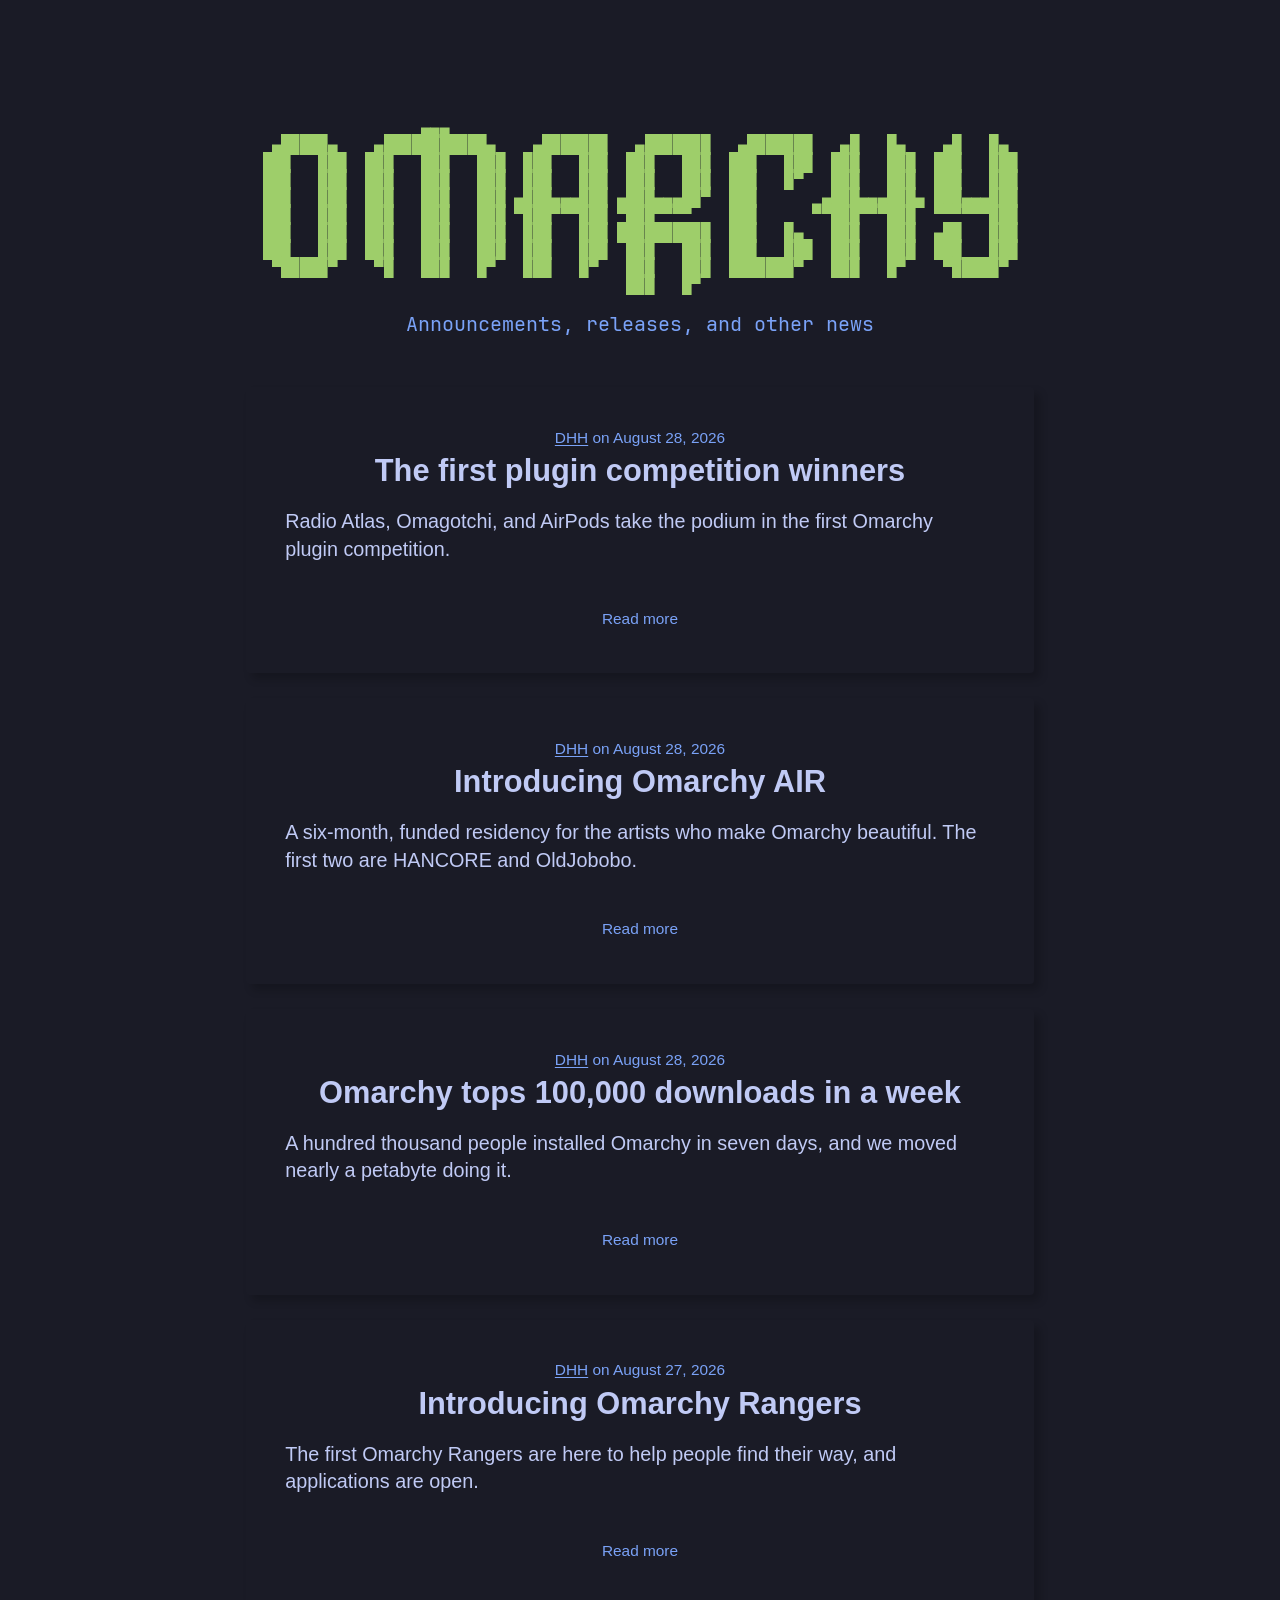
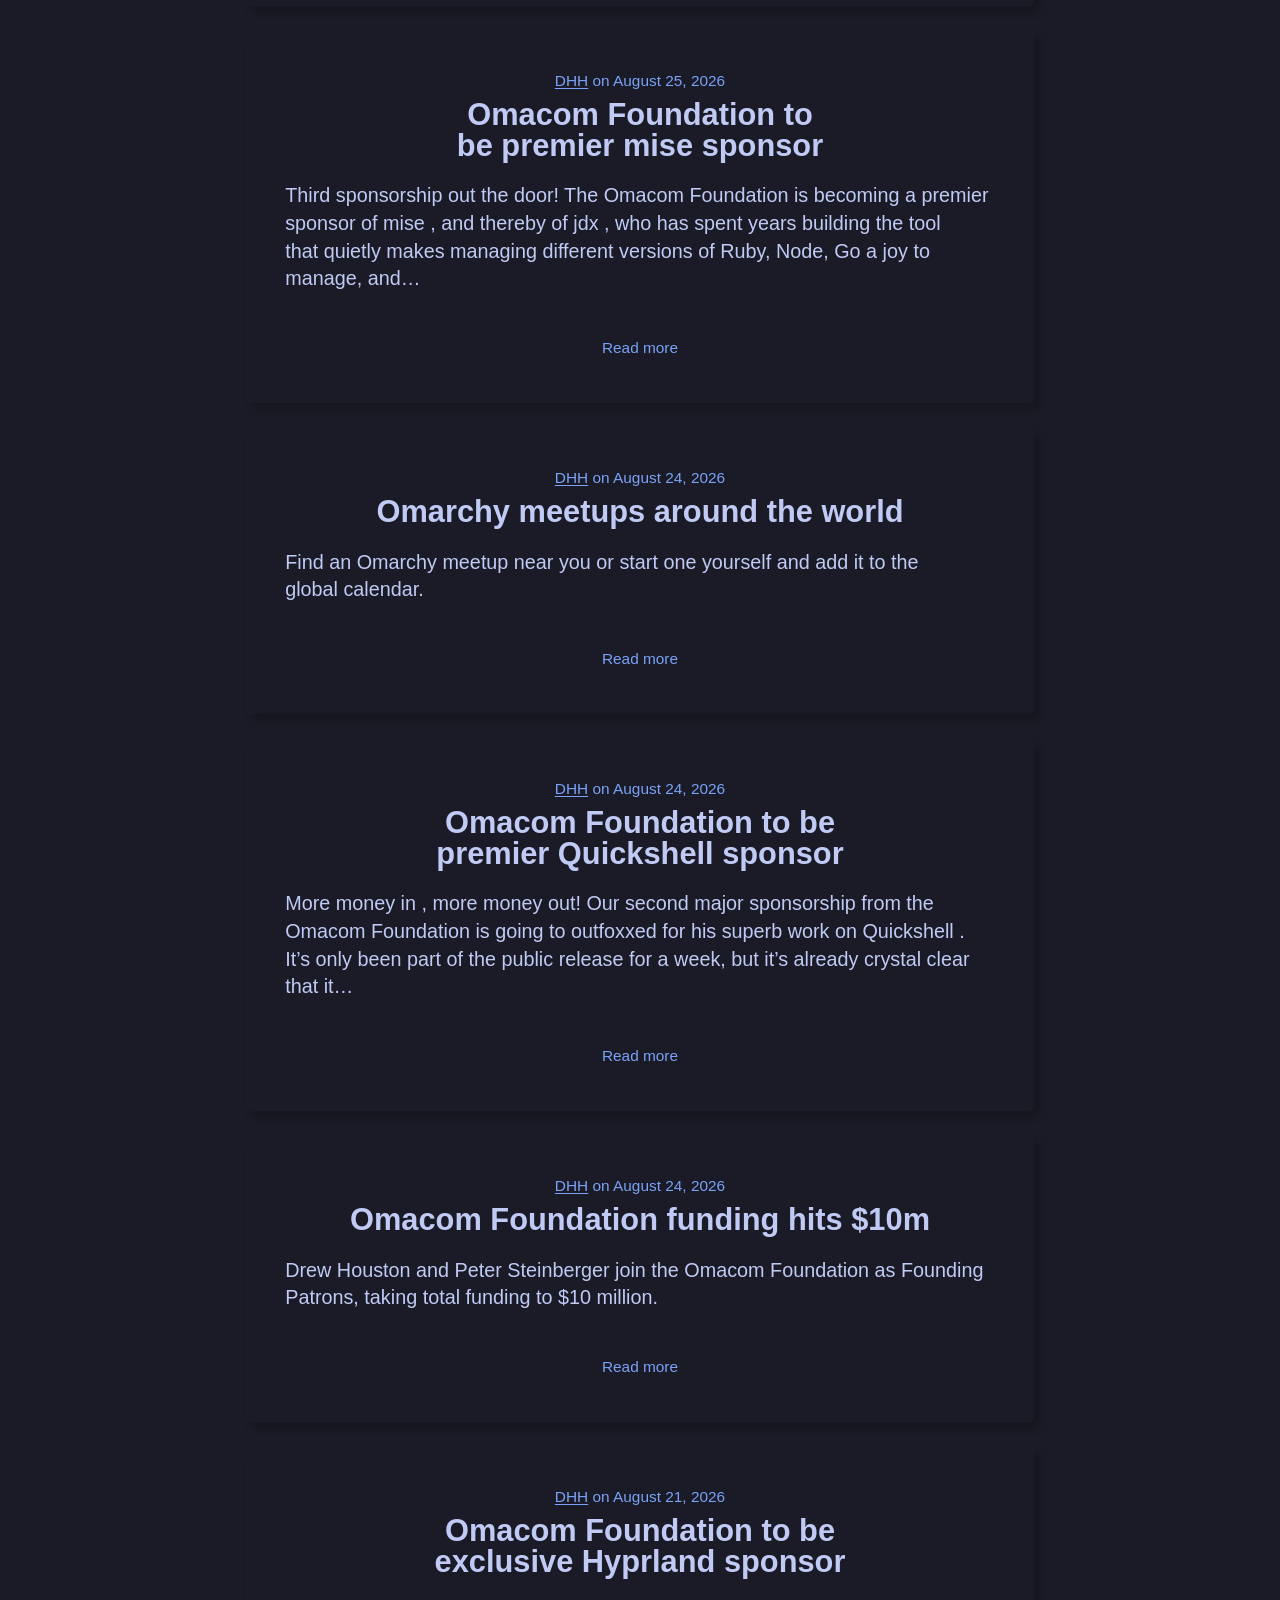
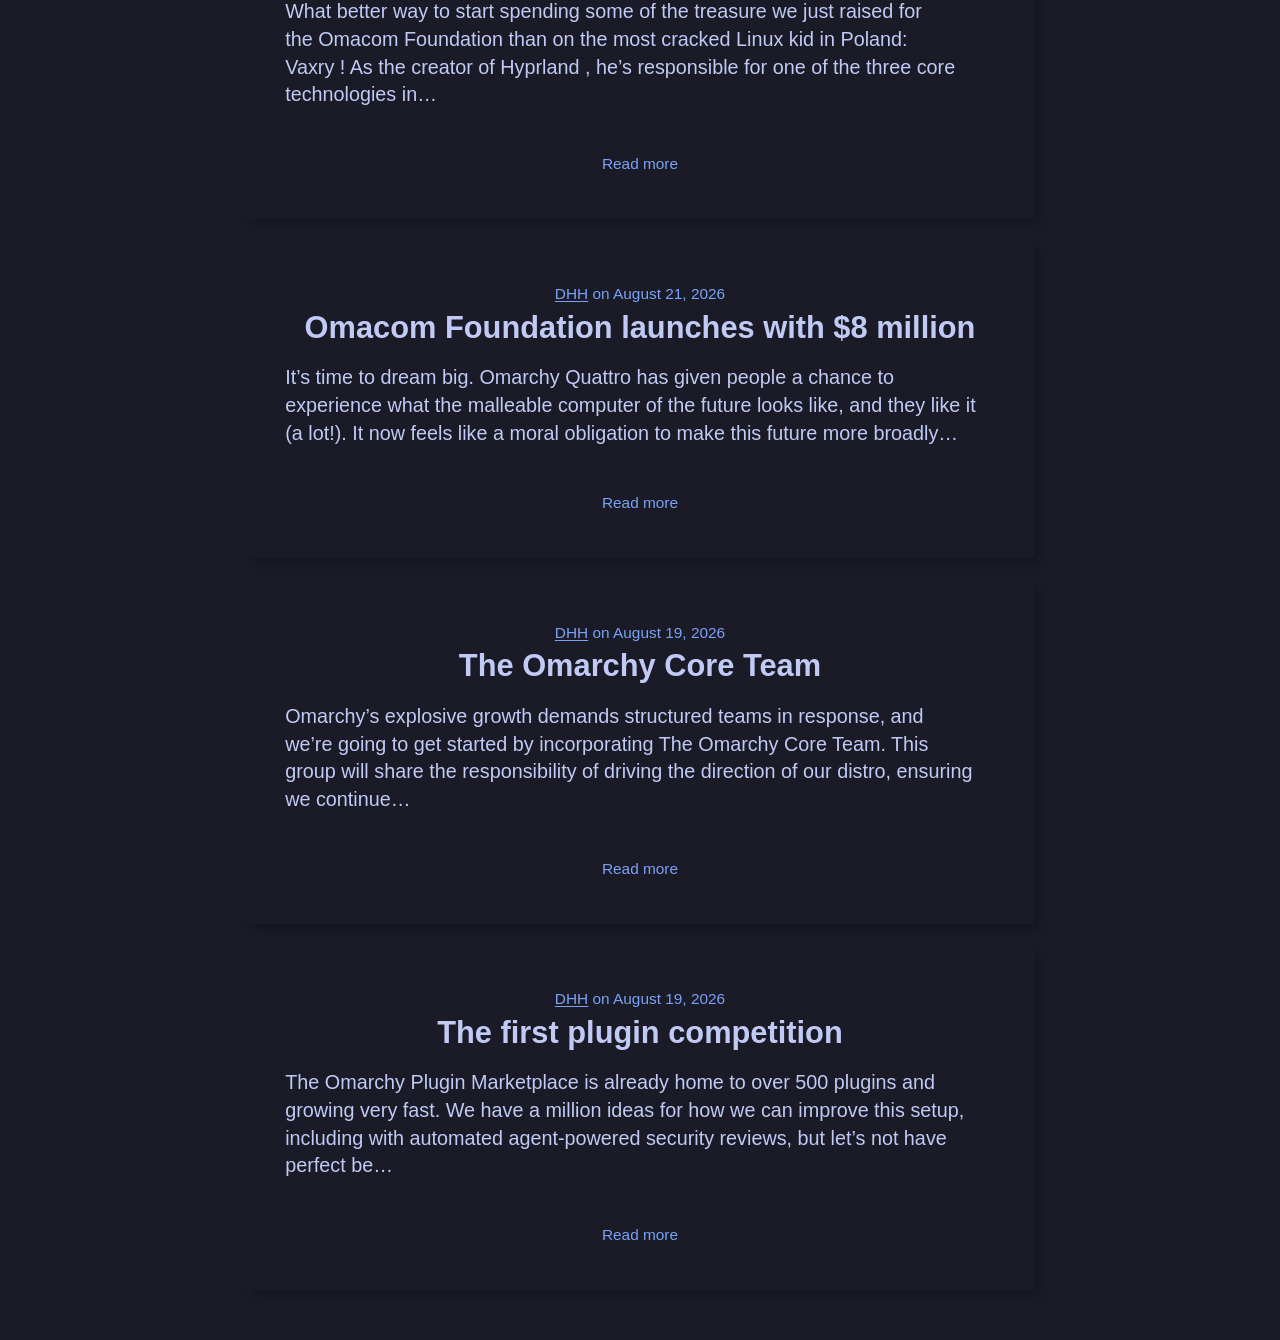
<file: news/index.html>
<!doctype html>

<html lang="en">
  <head>
    <title>Omarchy News</title>

    <meta charset="utf-8">
    <meta name="viewport" content="initial-scale=1, width=device-width">
    <meta name="description" content="Notes on the people, ideas, and releases shaping Omarchy.">
    <meta name="author" content="Omarchy">

    <link rel="canonical" href="https://omarchy.org/news">
    <link rel="icon" href="/assets/images/favicon.png">

    <meta property="og:site_name" content="Omarchy News">
    <meta property="og:title" content="Omarchy News">
    <meta property="og:description" content="Notes on the people, ideas, and releases shaping Omarchy.">
    <meta property="og:image" content="https://omarchy.org/assets/images/social.png">
    <meta property="og:image:width" content="600">
    <meta property="og:image:height" content="600">
    <meta property="og:image:alt" content="Omarchy logo">
    <meta property="og:url" content="https://omarchy.org/news">
    <meta property="og:type" content="website">

    <meta name="twitter:card" content="summary">
    <meta name="twitter:title" content="Omarchy News">
    <meta name="twitter:description" content="Notes on the people, ideas, and releases shaping Omarchy.">
    <meta name="twitter:image" content="https://omarchy.org/assets/images/social.png">
    <meta name="twitter:image:alt" content="Omarchy logo">

    <script type="application/ld+json">{"@context":"https://schema.org","@type":"Blog","name":"Omarchy News","description":"Notes on the people, ideas, and releases shaping Omarchy.","url":"https://omarchy.org/news","publisher":{"@type":"Organization","name":"Omarchy"}}</script>

    <link rel="stylesheet" href="/assets/css/reset.css">
    <link rel="stylesheet" href="/assets/css/root.css">
    <link rel="stylesheet" href="/assets/css/fonts.css">
    <link rel="stylesheet" href="/assets/css/header.css">
    <link rel="stylesheet" href="/assets/css/pre.css">
    <link rel="stylesheet" href="/assets/css/news.css">

    <script defer data-domain="omarchy.org" src="https://plausible.io/js/script.js"></script>
  </head>

  <body class="news-body">
    <div class="pre">
      <a href="/">
<pre>
                 ▄▄▄
 ▄█████▄    ▄███████████▄    ▄███████   ▄███████   ▄███████   ▄█   █▄    ▄█   █▄
███   ███  ███   ███   ███  ███   ███  ███   ███  ███   ███  ███   ███  ███   ███
███   ███  ███   ███   ███  ███   ███  ███   ███  ███   █▀   ███   ███  ███   ███
███   ███  ███   ███   ███ ▄███▄▄▄███ ▄███▄▄▄██▀  ███       ▄███▄▄▄███▄ ███▄▄▄███
███   ███  ███   ███   ███ ▀███▀▀▀███ ▀███▀▀▀▀    ███      ▀▀███▀▀▀███  ▀▀▀▀▀▀███
███   ███  ███   ███   ███  ███   ███ ██████████  ███   █▄   ███   ███  ▄██   ███
███   ███  ███   ███   ███  ███   ███  ███   ███  ███   ███  ███   ███  ███   ███
 ▀█████▀    ▀█   ███   █▀   ███   █▀   ███   ███  ███████▀   ███   █▀    ▀█████▀
                                       ███   █▀
</pre>
      </a>
    </div>

    <header class="header">
      <h1>Announcements, releases, and other news</h1>
    </header>

    <main class="news-page">
      <section class="news-list" aria-label="News posts">
        <article class="news-card">
          <header>
            <p class="news-meta">
              <span class="news-byline"><a href="https://dhh.dk" rel="author">DHH</a></span> on <time class="news-date" datetime="2026-08-28">August 28, 2026</time>
            </p>
            <h2 class="news-card__title">The first plugin competition winners</h2>
          </header>

          <div class="news-card__excerpt">Radio Atlas, Omagotchi, and AirPods take the podium in the first Omarchy plugin competition.</div>

          <a class="news-card__link" href="/news/2026/08/the-first-plugin-competition-winners" aria-label="Post: The first plugin competition winners, on August 28, 2026">Read more</a>

          <div class="news-card__more" aria-hidden="true">
            <span class="news-card__button">Read more</span>
          </div>
        </article>
        <article class="news-card">
          <header>
            <p class="news-meta">
              <span class="news-byline"><a href="https://dhh.dk" rel="author">DHH</a></span> on <time class="news-date" datetime="2026-08-28">August 28, 2026</time>
            </p>
            <h2 class="news-card__title">Introducing Omarchy AIR</h2>
          </header>

          <div class="news-card__excerpt">A six-month, funded residency for the artists who make Omarchy beautiful. The first two are HANCORE and OldJobobo.</div>

          <a class="news-card__link" href="/news/2026/08/introducing-omarchy-air" aria-label="Post: Introducing Omarchy AIR, on August 28, 2026">Read more</a>

          <div class="news-card__more" aria-hidden="true">
            <span class="news-card__button">Read more</span>
          </div>
        </article>
        <article class="news-card">
          <header>
            <p class="news-meta">
              <span class="news-byline"><a href="https://dhh.dk" rel="author">DHH</a></span> on <time class="news-date" datetime="2026-08-28">August 28, 2026</time>
            </p>
            <h2 class="news-card__title">Omarchy tops 100,000 downloads in a week</h2>
          </header>

          <div class="news-card__excerpt">A hundred thousand people installed Omarchy in seven days, and we moved nearly a petabyte doing it.</div>

          <a class="news-card__link" href="/news/2026/08/100000-downloads-in-a-week" aria-label="Post: Omarchy tops 100,000 downloads in a week, on August 28, 2026">Read more</a>

          <div class="news-card__more" aria-hidden="true">
            <span class="news-card__button">Read more</span>
          </div>
        </article>
        <article class="news-card">
          <header>
            <p class="news-meta">
              <span class="news-byline"><a href="https://dhh.dk" rel="author">DHH</a></span> on <time class="news-date" datetime="2026-08-27">August 27, 2026</time>
            </p>
            <h2 class="news-card__title">Introducing Omarchy Rangers</h2>
          </header>

          <div class="news-card__excerpt">The first Omarchy Rangers are here to help people find their way, and applications are open.</div>

          <a class="news-card__link" href="/news/2026/08/introducing-the-omarchy-rangers" aria-label="Post: Introducing Omarchy Rangers, on August 27, 2026">Read more</a>

          <div class="news-card__more" aria-hidden="true">
            <span class="news-card__button">Read more</span>
          </div>
        </article>
        <article class="news-card">
          <header>
            <p class="news-meta">
              <span class="news-byline"><a href="https://dhh.dk" rel="author">DHH</a></span> on <time class="news-date" datetime="2026-08-25">August 25, 2026</time>
            </p>
            <h2 class="news-card__title">Omacom Foundation to be premier mise sponsor</h2>
          </header>

          <div class="news-card__excerpt">Third sponsorship out the door! The Omacom Foundation is becoming a premier sponsor of mise , and thereby of jdx , who has spent years building the tool that quietly makes managing different versions of Ruby, Node, Go a joy to manage, and…</div>

          <a class="news-card__link" href="/news/2026/08/omacom-foundation-to-be-premier-mise-sponsor" aria-label="Post: Omacom Foundation to be premier mise sponsor, on August 25, 2026">Read more</a>

          <div class="news-card__more" aria-hidden="true">
            <span class="news-card__button">Read more</span>
          </div>
        </article>
        <article class="news-card">
          <header>
            <p class="news-meta">
              <span class="news-byline"><a href="https://dhh.dk" rel="author">DHH</a></span> on <time class="news-date" datetime="2026-08-24">August 24, 2026</time>
            </p>
            <h2 class="news-card__title">Omarchy meetups around the world</h2>
          </header>

          <div class="news-card__excerpt">Find an Omarchy meetup near you or start one yourself and add it to the global calendar.</div>

          <a class="news-card__link" href="/news/2026/08/omarchy-meetups-around-the-world" aria-label="Post: Omarchy meetups around the world, on August 24, 2026">Read more</a>

          <div class="news-card__more" aria-hidden="true">
            <span class="news-card__button">Read more</span>
          </div>
        </article>
        <article class="news-card">
          <header>
            <p class="news-meta">
              <span class="news-byline"><a href="https://dhh.dk" rel="author">DHH</a></span> on <time class="news-date" datetime="2026-08-24">August 24, 2026</time>
            </p>
            <h2 class="news-card__title">Omacom Foundation to be premier Quickshell sponsor</h2>
          </header>

          <div class="news-card__excerpt">More money in , more money out! Our second major sponsorship from the Omacom Foundation is going to outfoxxed for his superb work on Quickshell . It’s only been part of the public release for a week, but it’s already crystal clear that it…</div>

          <a class="news-card__link" href="/news/2026/08/omacom-foundation-to-be-premier-quickshell-sponsor" aria-label="Post: Omacom Foundation to be premier Quickshell sponsor, on August 24, 2026">Read more</a>

          <div class="news-card__more" aria-hidden="true">
            <span class="news-card__button">Read more</span>
          </div>
        </article>
        <article class="news-card">
          <header>
            <p class="news-meta">
              <span class="news-byline"><a href="https://dhh.dk" rel="author">DHH</a></span> on <time class="news-date" datetime="2026-08-24">August 24, 2026</time>
            </p>
            <h2 class="news-card__title">Omacom Foundation funding hits $10m</h2>
          </header>

          <div class="news-card__excerpt">Drew Houston and Peter Steinberger join the Omacom Foundation as Founding Patrons, taking total funding to $10 million.</div>

          <a class="news-card__link" href="/news/2026/08/omacom-foundation-funding-hits-10m" aria-label="Post: Omacom Foundation funding hits $10m, on August 24, 2026">Read more</a>

          <div class="news-card__more" aria-hidden="true">
            <span class="news-card__button">Read more</span>
          </div>
        </article>
        <article class="news-card">
          <header>
            <p class="news-meta">
              <span class="news-byline"><a href="https://dhh.dk" rel="author">DHH</a></span> on <time class="news-date" datetime="2026-08-21">August 21, 2026</time>
            </p>
            <h2 class="news-card__title">Omacom Foundation to be exclusive Hyprland sponsor</h2>
          </header>

          <div class="news-card__excerpt">What better way to start spending some of the treasure we just raised for the Omacom Foundation than on the most cracked Linux kid in Poland: Vaxry ! As the creator of Hyprland , he’s responsible for one of the three core technologies in…</div>

          <a class="news-card__link" href="/news/2026/08/omacom-foundation-to-be-exclusive-hyprland-sponsor" aria-label="Post: Omacom Foundation to be exclusive Hyprland sponsor, on August 21, 2026">Read more</a>

          <div class="news-card__more" aria-hidden="true">
            <span class="news-card__button">Read more</span>
          </div>
        </article>
        <article class="news-card">
          <header>
            <p class="news-meta">
              <span class="news-byline"><a href="https://dhh.dk" rel="author">DHH</a></span> on <time class="news-date" datetime="2026-08-21">August 21, 2026</time>
            </p>
            <h2 class="news-card__title">Omacom Foundation launches with $8 million</h2>
          </header>

          <div class="news-card__excerpt">It’s time to dream big. Omarchy Quattro has given people a chance to experience what the malleable computer of the future looks like, and they like it (a lot!). It now feels like a moral obligation to make this future more broadly…</div>

          <a class="news-card__link" href="/news/2026/08/omacom-foundation-launches-with-8-million" aria-label="Post: Omacom Foundation launches with $8 million, on August 21, 2026">Read more</a>

          <div class="news-card__more" aria-hidden="true">
            <span class="news-card__button">Read more</span>
          </div>
        </article>
        <article class="news-card">
          <header>
            <p class="news-meta">
              <span class="news-byline"><a href="https://dhh.dk" rel="author">DHH</a></span> on <time class="news-date" datetime="2026-08-19">August 19, 2026</time>
            </p>
            <h2 class="news-card__title">The Omarchy Core Team</h2>
          </header>

          <div class="news-card__excerpt">Omarchy’s explosive growth demands structured teams in response, and we’re going to get started by incorporating The Omarchy Core Team. This group will share the responsibility of driving the direction of our distro, ensuring we continue…</div>

          <a class="news-card__link" href="/news/2026/09/the-omarchy-core-team" aria-label="Post: The Omarchy Core Team, on August 19, 2026">Read more</a>

          <div class="news-card__more" aria-hidden="true">
            <span class="news-card__button">Read more</span>
          </div>
        </article>
        <article class="news-card">
          <header>
            <p class="news-meta">
              <span class="news-byline"><a href="https://dhh.dk" rel="author">DHH</a></span> on <time class="news-date" datetime="2026-08-19">August 19, 2026</time>
            </p>
            <h2 class="news-card__title">The first plugin competition</h2>
          </header>

          <div class="news-card__excerpt">The Omarchy Plugin Marketplace is already home to over 500 plugins and growing very fast. We have a million ideas for how we can improve this setup, including with automated agent-powered security reviews, but let’s not have perfect be…</div>

          <a class="news-card__link" href="/news/2026/08/the-first-plugin-competition" aria-label="Post: The first plugin competition, on August 19, 2026">Read more</a>

          <div class="news-card__more" aria-hidden="true">
            <span class="news-card__button">Read more</span>
          </div>
        </article>
      </section>
    </main>
  </body>
</html>
</file>
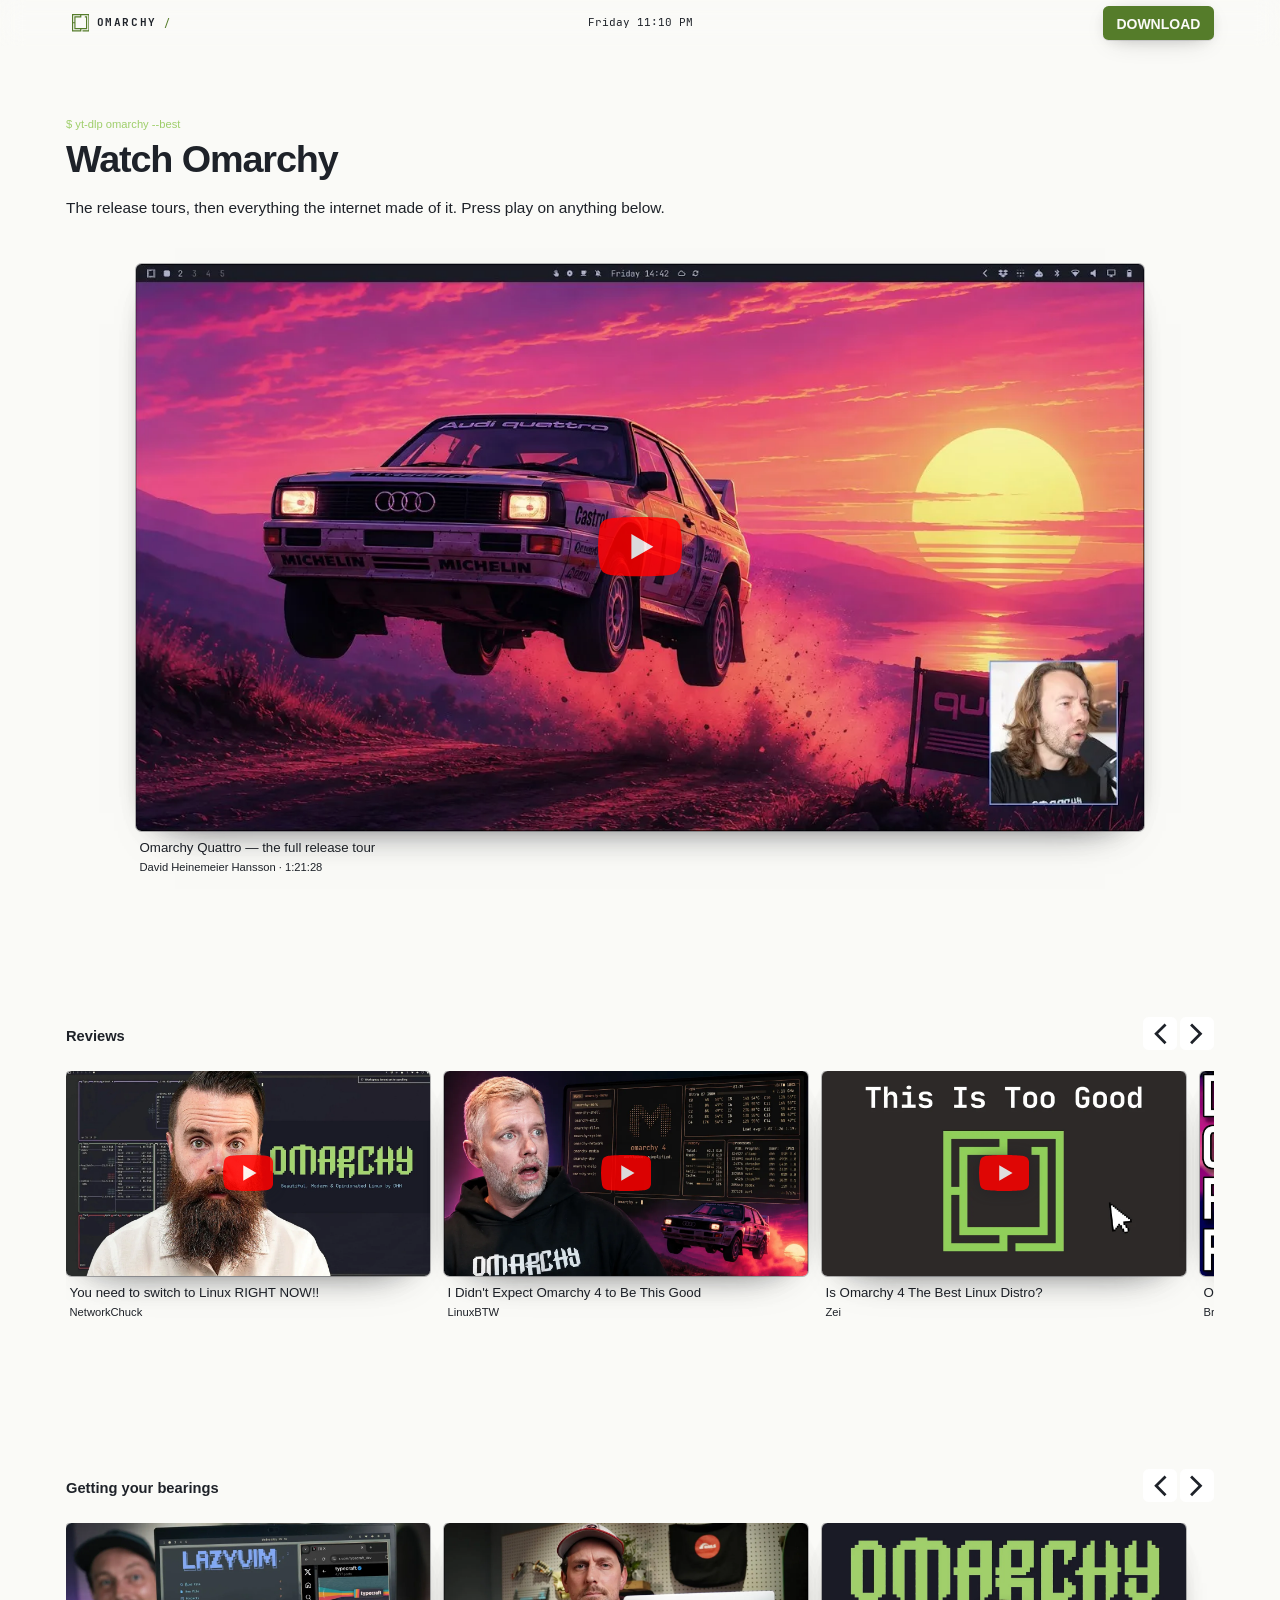
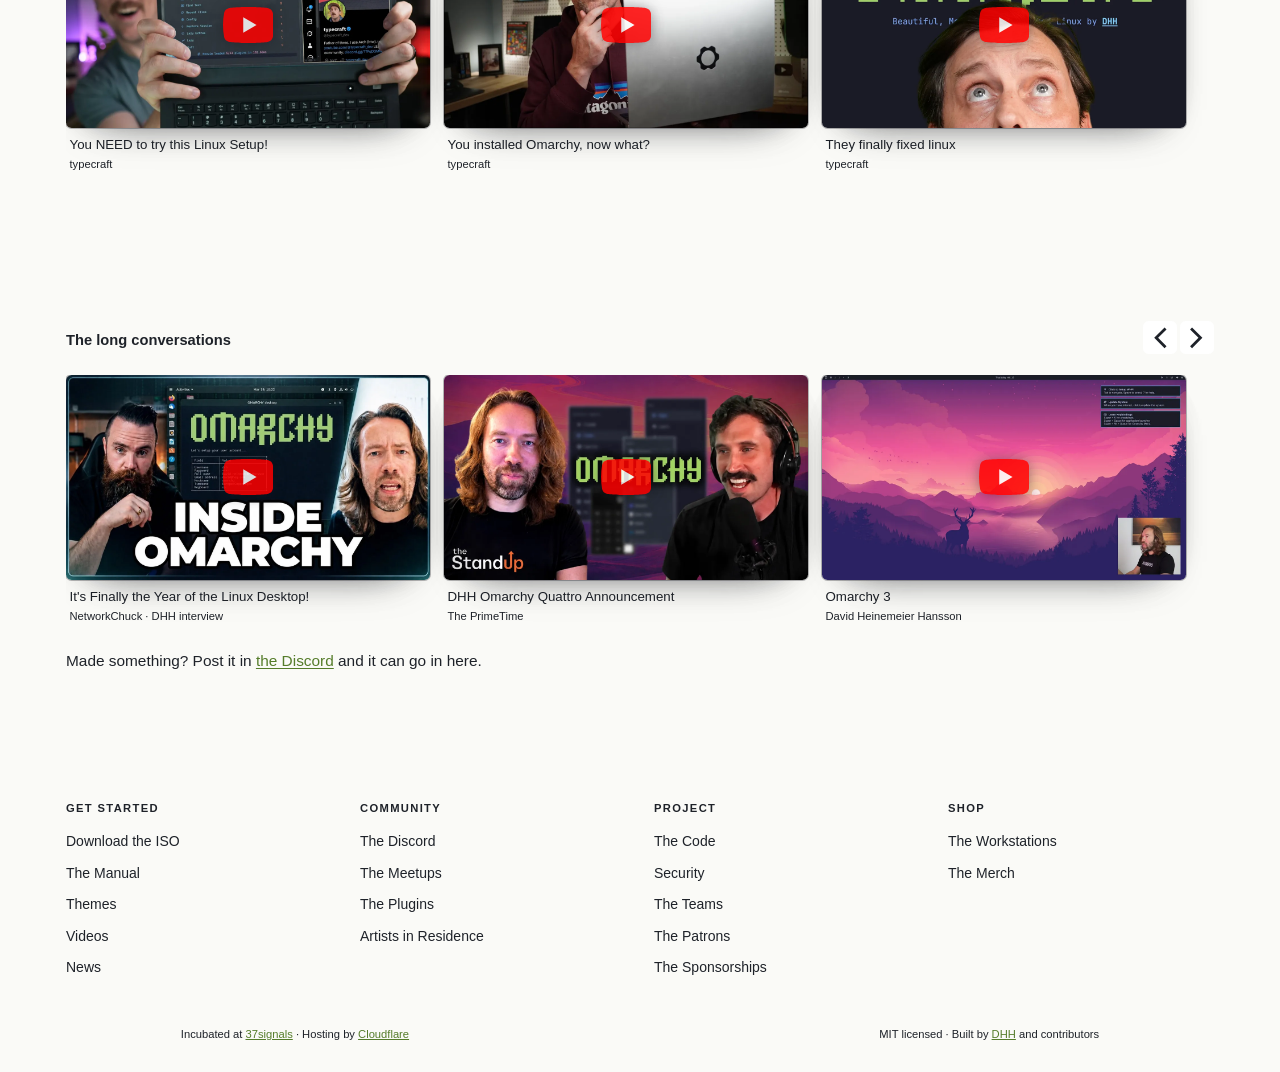
<file: videos/index.html>
<!doctype html>

<html lang="en">
  <head>
    <meta charset="utf-8">
    <meta name="viewport" content="initial-scale=1, width=device-width">

    <script>document.documentElement.classList.add('js');</script>

    <title>Videos — Omarchy</title>
    <meta name="description" content="The release tours, plus the reviews, tutorials and interviews the community made.">

    <link rel="icon" href="/assets/images/favicon.png">

    <link rel="stylesheet" type="text/css" href="/assets/css/reset.css">
    <link rel="stylesheet" type="text/css" href="/assets/css/fonts.css">
    <link rel="stylesheet" type="text/css" href="/assets/css/v2/tokens.css?v=launcher1">
    <link rel="stylesheet" type="text/css" href="/assets/css/v2/base.css?v=launcher1">
    <link rel="stylesheet" type="text/css" href="/assets/css/v2/button.css?v=launcher1">
    <link rel="stylesheet" type="text/css" href="/assets/css/v2/notification.css?v=launcher1">
    <link rel="stylesheet" type="text/css" href="/assets/css/v2/qsbar.css?v=launcher1">
    <link rel="stylesheet" type="text/css" href="/assets/css/v2/menu.css?v=launcher1">
    <link rel="stylesheet" type="text/css" href="/assets/css/v2/sections.css?v=launcher1">
    <link rel="stylesheet" type="text/css" href="/assets/css/v2/videos.css?v=launcher1">
    <link rel="stylesheet" type="text/css" href="/assets/css/v2/footer.css?v=launcher1">

    <script src="/assets/js/site.js?v=launcher1" type="module"></script>

    <script defer data-domain="omarchy.org" src="https://plausible.io/js/script.js"></script>
  </head>

  <body>
    <a class="skip" href="#main">Skip to content</a>

    <header class="qsbar">
      <div class="qsbar__inner">
        <button class="qsbar__menu" type="button" data-omenu-open
                aria-haspopup="dialog" aria-controls="omenu" aria-expanded="false"
                aria-label="Open Omarchy menu">
          <svg viewBox="0 0 1200 1200" xmlns="http://www.w3.org/2000/svg" aria-hidden="true"><path clip-rule="evenodd" d="m1200 1200h-480v-80h400v-1040h-479.996v160h-400v720h720v-720h-80v-80h159.996v880h-400v160h-640v-1200h1200zm-1120-80h480v-80h-400l.004-400h-80.004zm0-560h80.004v-400h400v-80h-480.004z" fill="currentColor" fill-rule="evenodd"/></svg>
          <span class="qsbar__menu-label">OMARCHY</span>
          <span class="qsbar__menu-hint">/</span>
        </button>

        <p class="qsbar__clock" aria-hidden="true">
          <span class="qsbar__clock-day"></span>
          <span class="qsbar__clock-time"></span>
        </p>

        <div class="qsbar__actions">
          <a class="button button--small" href="https://iso.omarchy.org/omarchy-4.0.1.iso"><span>Download</span></a>
        </div>
      </div>
    </header>

    <main id="main">

      <section class="section section--flush">
        <div class="wrap">
          <div class="section__head" data-reveal>
            <span class="kicker" aria-hidden="true">$ yt-dlp omarchy --best</span>
            <h1>Watch Omarchy</h1>
            <p class="section__lede">
              The release tours, then everything the internet made of it. Press
              play on anything below.
            </p>
          </div>

          <div class="featured" data-reveal>
            <button class="facade" type="button" data-video="F7fe9pa8OeE" data-title="Omarchy Quattro by David Heinemeier Hansson" aria-label="Play: Omarchy Quattro by David Heinemeier Hansson">
              <img src="/assets/images/video/omarchy-quattro.webp" width="1280" height="720" alt="Omarchy Quattro, the release tour by David Heinemeier Hansson" loading="lazy" decoding="async">
              <span class="facade__play" aria-hidden="true">
                <svg viewBox="0 0 68 48"><path d="M66.5 7.7a8.6 8.6 0 0 0-6-6C55.2 0 34 0 34 0S12.8 0 7.5 1.7a8.6 8.6 0 0 0-6 6A89.7 89.7 0 0 0 0 24a89.7 89.7 0 0 0 1.5 16.3 8.6 8.6 0 0 0 6 6C12.8 48 34 48 34 48s21.2 0 26.5-1.7a8.6 8.6 0 0 0 6-6A89.7 89.7 0 0 0 68 24a89.7 89.7 0 0 0-1.5-16.3z" fill="#f00"/><path d="M27 34.3 44.8 24 27 13.7z" fill="#fff"/></svg>
              </span>
            </button>
            <div class="vcaption">
              <p class="vcaption__title">Omarchy Quattro — the full release tour</p>
              <p class="vcaption__byline">David Heinemeier Hansson · 1:21:28</p>
            </div>
          </div>
        </div>
      </section>

      <section class="section">
        <div class="wrap">
          <div class="rail" data-rail>
            <div class="rail__head">
              <h3>Reviews</h3>
              <div>
                <button class="rail__nav" type="button" data-rail-prev aria-label="Scroll left" disabled>
                  <svg viewBox="0 0 24 24" aria-hidden="true"><path fill="currentColor" d="M15.4 4.6 8 12l7.4 7.4 1.4-1.4L10.8 12l6-6z"/></svg>
                </button>
                <button class="rail__nav" type="button" data-rail-next aria-label="Scroll right">
                  <svg viewBox="0 0 24 24" aria-hidden="true"><path fill="currentColor" d="M8.6 4.6 16 12l-7.4 7.4L7.2 18l6-6-6-6z"/></svg>
                </button>
              </div>
            </div>

            <div class="rail__track" data-rail-track role="group" aria-label="Reviews">
              <article class="rail__item">
                <button class="facade" type="button" data-video="9SDkU5VDQEQ" data-title="You need to switch to Linux RIGHT NOW!! by NetworkChuck" aria-label="Play: You need to switch to Linux RIGHT NOW!! by NetworkChuck">
                  <img src="/assets/images/video/networkchuck.webp" width="1280" height="720" alt="" loading="lazy" decoding="async">
                  <span class="facade__play" aria-hidden="true"><svg viewBox="0 0 68 48"><path d="M66.5 7.7a8.6 8.6 0 0 0-6-6C55.2 0 34 0 34 0S12.8 0 7.5 1.7a8.6 8.6 0 0 0-6 6A89.7 89.7 0 0 0 0 24a89.7 89.7 0 0 0 1.5 16.3 8.6 8.6 0 0 0 6 6C12.8 48 34 48 34 48s21.2 0 26.5-1.7a8.6 8.6 0 0 0 6-6A89.7 89.7 0 0 0 68 24a89.7 89.7 0 0 0-1.5-16.3z" fill="#f00"/><path d="M27 34.3 44.8 24 27 13.7z" fill="#fff"/></svg></span>
                </button>
                <div class="vcaption">
                  <p class="vcaption__title">You need to switch to Linux RIGHT NOW!!</p>
                  <p class="vcaption__byline">NetworkChuck</p>
                </div>
              </article>

              <article class="rail__item">
                <button class="facade" type="button" data-video="qBKMe8AatY0" data-title="I Didn't Expect Omarchy 4 to Be This Good by LinuxBTW" aria-label="Play: I Didn't Expect Omarchy 4 to Be This Good by LinuxBTW">
                  <img src="/assets/images/video/qBKMe8AatY0.webp" width="1280" height="720" alt="" loading="lazy" decoding="async">
                  <span class="facade__play" aria-hidden="true"><svg viewBox="0 0 68 48"><path d="M66.5 7.7a8.6 8.6 0 0 0-6-6C55.2 0 34 0 34 0S12.8 0 7.5 1.7a8.6 8.6 0 0 0-6 6A89.7 89.7 0 0 0 0 24a89.7 89.7 0 0 0 1.5 16.3 8.6 8.6 0 0 0 6 6C12.8 48 34 48 34 48s21.2 0 26.5-1.7a8.6 8.6 0 0 0 6-6A89.7 89.7 0 0 0 68 24a89.7 89.7 0 0 0-1.5-16.3z" fill="#f00"/><path d="M27 34.3 44.8 24 27 13.7z" fill="#fff"/></svg></span>
                </button>
                <div class="vcaption">
                  <p class="vcaption__title">I Didn't Expect Omarchy 4 to Be This Good</p>
                  <p class="vcaption__byline">LinuxBTW</p>
                </div>
              </article>

              <article class="rail__item">
                <button class="facade" type="button" data-video="mYReV-jm8Sw" data-title="Is Omarchy 4 The Best Linux Distro? by Zei" aria-label="Play: Is Omarchy 4 The Best Linux Distro? by Zei">
                  <img src="/assets/images/video/mYReV-jm8Sw.webp" width="1280" height="720" alt="" loading="lazy" decoding="async">
                  <span class="facade__play" aria-hidden="true"><svg viewBox="0 0 68 48"><path d="M66.5 7.7a8.6 8.6 0 0 0-6-6C55.2 0 34 0 34 0S12.8 0 7.5 1.7a8.6 8.6 0 0 0-6 6A89.7 89.7 0 0 0 0 24a89.7 89.7 0 0 0 1.5 16.3 8.6 8.6 0 0 0 6 6C12.8 48 34 48 34 48s21.2 0 26.5-1.7a8.6 8.6 0 0 0 6-6A89.7 89.7 0 0 0 68 24a89.7 89.7 0 0 0-1.5-16.3z" fill="#f00"/><path d="M27 34.3 44.8 24 27 13.7z" fill="#fff"/></svg></span>
                </button>
                <div class="vcaption">
                  <p class="vcaption__title">Is Omarchy 4 The Best Linux Distro?</p>
                  <p class="vcaption__byline">Zei</p>
                </div>
              </article>

              <article class="rail__item">
                <button class="facade" type="button" data-video="yIA4idIdY_k" data-title="Omarchy Is Not A Real Linux Distro by Brodie Robertson" aria-label="Play: Omarchy Is Not A Real Linux Distro by Brodie Robertson">
                  <img src="/assets/images/video/yIA4idIdY_k.webp" width="1280" height="720" alt="" loading="lazy" decoding="async">
                  <span class="facade__play" aria-hidden="true"><svg viewBox="0 0 68 48"><path d="M66.5 7.7a8.6 8.6 0 0 0-6-6C55.2 0 34 0 34 0S12.8 0 7.5 1.7a8.6 8.6 0 0 0-6 6A89.7 89.7 0 0 0 0 24a89.7 89.7 0 0 0 1.5 16.3 8.6 8.6 0 0 0 6 6C12.8 48 34 48 34 48s21.2 0 26.5-1.7a8.6 8.6 0 0 0 6-6A89.7 89.7 0 0 0 68 24a89.7 89.7 0 0 0-1.5-16.3z" fill="#f00"/><path d="M27 34.3 44.8 24 27 13.7z" fill="#fff"/></svg></span>
                </button>
                <div class="vcaption">
                  <p class="vcaption__title">Omarchy Is Not A Real Linux "Distro"</p>
                  <p class="vcaption__byline">Brodie Robertson</p>
                </div>
              </article>

              <article class="rail__item">
                <button class="facade" type="button" data-video="Urq__zOwQqg" data-title="The Linux Experience - Omarchy by Bog" aria-label="Play: The Linux Experience - Omarchy by Bog">
                  <img src="/assets/images/video/Urq__zOwQqg.webp" width="1280" height="720" alt="" loading="lazy" decoding="async">
                  <span class="facade__play" aria-hidden="true"><svg viewBox="0 0 68 48"><path d="M66.5 7.7a8.6 8.6 0 0 0-6-6C55.2 0 34 0 34 0S12.8 0 7.5 1.7a8.6 8.6 0 0 0-6 6A89.7 89.7 0 0 0 0 24a89.7 89.7 0 0 0 1.5 16.3 8.6 8.6 0 0 0 6 6C12.8 48 34 48 34 48s21.2 0 26.5-1.7a8.6 8.6 0 0 0 6-6A89.7 89.7 0 0 0 68 24a89.7 89.7 0 0 0-1.5-16.3z" fill="#f00"/><path d="M27 34.3 44.8 24 27 13.7z" fill="#fff"/></svg></span>
                </button>
                <div class="vcaption">
                  <p class="vcaption__title">The Linux Experience — Omarchy</p>
                  <p class="vcaption__byline">Bog</p>
                </div>
              </article>

              <article class="rail__item">
                <button class="facade" type="button" data-video="Z_TCoRGdaYw" data-title="I Installed Omarchy 4 and I Get the Hype Now by Tech Enthusiast" aria-label="Play: I Installed Omarchy 4 and I Get the Hype Now by Tech Enthusiast">
                  <img src="/assets/images/video/Z_TCoRGdaYw.webp" width="1280" height="720" alt="" loading="lazy" decoding="async">
                  <span class="facade__play" aria-hidden="true"><svg viewBox="0 0 68 48"><path d="M66.5 7.7a8.6 8.6 0 0 0-6-6C55.2 0 34 0 34 0S12.8 0 7.5 1.7a8.6 8.6 0 0 0-6 6A89.7 89.7 0 0 0 0 24a89.7 89.7 0 0 0 1.5 16.3 8.6 8.6 0 0 0 6 6C12.8 48 34 48 34 48s21.2 0 26.5-1.7a8.6 8.6 0 0 0 6-6A89.7 89.7 0 0 0 68 24a89.7 89.7 0 0 0-1.5-16.3z" fill="#f00"/><path d="M27 34.3 44.8 24 27 13.7z" fill="#fff"/></svg></span>
                </button>
                <div class="vcaption">
                  <p class="vcaption__title">I Installed Omarchy 4… and I Get the Hype Now</p>
                  <p class="vcaption__byline">Tech Enthusiast</p>
                </div>
              </article>
            </div>
          </div>
        </div>
      </section>

      <section class="section">
        <div class="wrap">
          <div class="rail" data-rail>
            <div class="rail__head">
              <h3>Getting your bearings</h3>
              <div>
                <button class="rail__nav" type="button" data-rail-prev aria-label="Scroll left" disabled>
                  <svg viewBox="0 0 24 24" aria-hidden="true"><path fill="currentColor" d="M15.4 4.6 8 12l7.4 7.4 1.4-1.4L10.8 12l6-6z"/></svg>
                </button>
                <button class="rail__nav" type="button" data-rail-next aria-label="Scroll right">
                  <svg viewBox="0 0 24 24" aria-hidden="true"><path fill="currentColor" d="M8.6 4.6 16 12l-7.4 7.4L7.2 18l6-6-6-6z"/></svg>
                </button>
              </div>
            </div>

            <div class="rail__track" data-rail-track role="group" aria-label="Tutorials">
              <article class="rail__item">
                <button class="facade" type="button" data-video="6YJImMYKefk" data-title="You NEED to try this Linux Setup! (Omarchy for Newbs) by typecraft" aria-label="Play: You NEED to try this Linux Setup! (Omarchy for Newbs) by typecraft">
                  <img src="/assets/images/video/6YJImMYKefk.webp" width="1280" height="720" alt="" loading="lazy" decoding="async">
                  <span class="facade__play" aria-hidden="true"><svg viewBox="0 0 68 48"><path d="M66.5 7.7a8.6 8.6 0 0 0-6-6C55.2 0 34 0 34 0S12.8 0 7.5 1.7a8.6 8.6 0 0 0-6 6A89.7 89.7 0 0 0 0 24a89.7 89.7 0 0 0 1.5 16.3 8.6 8.6 0 0 0 6 6C12.8 48 34 48 34 48s21.2 0 26.5-1.7a8.6 8.6 0 0 0 6-6A89.7 89.7 0 0 0 68 24a89.7 89.7 0 0 0-1.5-16.3z" fill="#f00"/><path d="M27 34.3 44.8 24 27 13.7z" fill="#fff"/></svg></span>
                </button>
                <div class="vcaption">
                  <p class="vcaption__title">You NEED to try this Linux Setup!</p>
                  <p class="vcaption__byline">typecraft</p>
                </div>
              </article>

              <article class="rail__item">
                <button class="facade" type="button" data-video="d23jFJmcaMI" data-title="You installed Omarchy, Now What? by typecraft" aria-label="Play: You installed Omarchy, Now What? by typecraft">
                  <img src="/assets/images/video/d23jFJmcaMI.webp" width="1280" height="720" alt="" loading="lazy" decoding="async">
                  <span class="facade__play" aria-hidden="true"><svg viewBox="0 0 68 48"><path d="M66.5 7.7a8.6 8.6 0 0 0-6-6C55.2 0 34 0 34 0S12.8 0 7.5 1.7a8.6 8.6 0 0 0-6 6A89.7 89.7 0 0 0 0 24a89.7 89.7 0 0 0 1.5 16.3 8.6 8.6 0 0 0 6 6C12.8 48 34 48 34 48s21.2 0 26.5-1.7a8.6 8.6 0 0 0 6-6A89.7 89.7 0 0 0 68 24a89.7 89.7 0 0 0-1.5-16.3z" fill="#f00"/><path d="M27 34.3 44.8 24 27 13.7z" fill="#fff"/></svg></span>
                </button>
                <div class="vcaption">
                  <p class="vcaption__title">You installed Omarchy, now what?</p>
                  <p class="vcaption__byline">typecraft</p>
                </div>
              </article>

              <article class="rail__item">
                <button class="facade" type="button" data-video="5JPYJfN7HY0" data-title="They finally fixed linux by typecraft" aria-label="Play: They finally fixed linux by typecraft">
                  <img src="/assets/images/video/5JPYJfN7HY0.webp" width="1280" height="720" alt="" loading="lazy" decoding="async">
                  <span class="facade__play" aria-hidden="true"><svg viewBox="0 0 68 48"><path d="M66.5 7.7a8.6 8.6 0 0 0-6-6C55.2 0 34 0 34 0S12.8 0 7.5 1.7a8.6 8.6 0 0 0-6 6A89.7 89.7 0 0 0 0 24a89.7 89.7 0 0 0 1.5 16.3 8.6 8.6 0 0 0 6 6C12.8 48 34 48 34 48s21.2 0 26.5-1.7a8.6 8.6 0 0 0 6-6A89.7 89.7 0 0 0 68 24a89.7 89.7 0 0 0-1.5-16.3z" fill="#f00"/><path d="M27 34.3 44.8 24 27 13.7z" fill="#fff"/></svg></span>
                </button>
                <div class="vcaption">
                  <p class="vcaption__title">They finally fixed linux</p>
                  <p class="vcaption__byline">typecraft</p>
                </div>
              </article>
            </div>
          </div>
        </div>
      </section>

      <section class="section">
        <div class="wrap">
          <div class="rail" data-rail>
            <div class="rail__head">
              <h3>The long conversations</h3>
              <div>
                <button class="rail__nav" type="button" data-rail-prev aria-label="Scroll left" disabled>
                  <svg viewBox="0 0 24 24" aria-hidden="true"><path fill="currentColor" d="M15.4 4.6 8 12l7.4 7.4 1.4-1.4L10.8 12l6-6z"/></svg>
                </button>
                <button class="rail__nav" type="button" data-rail-next aria-label="Scroll right">
                  <svg viewBox="0 0 24 24" aria-hidden="true"><path fill="currentColor" d="M8.6 4.6 16 12l-7.4 7.4L7.2 18l6-6-6-6z"/></svg>
                </button>
              </div>
            </div>

            <div class="rail__track" data-rail-track role="group" aria-label="Interviews and long form">
              <article class="rail__item">
                <button class="facade" type="button" data-video="_CuibYl_Fh0" data-title="Its Finally the Year of the Linux Desktop! DHH interview by NetworkChuck" aria-label="Play: Its Finally the Year of the Linux Desktop! DHH interview by NetworkChuck">
                  <img src="/assets/images/video/_CuibYl_Fh0.webp" width="1280" height="720" alt="" loading="lazy" decoding="async">
                  <span class="facade__play" aria-hidden="true"><svg viewBox="0 0 68 48"><path d="M66.5 7.7a8.6 8.6 0 0 0-6-6C55.2 0 34 0 34 0S12.8 0 7.5 1.7a8.6 8.6 0 0 0-6 6A89.7 89.7 0 0 0 0 24a89.7 89.7 0 0 0 1.5 16.3 8.6 8.6 0 0 0 6 6C12.8 48 34 48 34 48s21.2 0 26.5-1.7a8.6 8.6 0 0 0 6-6A89.7 89.7 0 0 0 68 24a89.7 89.7 0 0 0-1.5-16.3z" fill="#f00"/><path d="M27 34.3 44.8 24 27 13.7z" fill="#fff"/></svg></span>
                </button>
                <div class="vcaption">
                  <p class="vcaption__title">It's Finally the Year of the Linux Desktop!</p>
                  <p class="vcaption__byline">NetworkChuck · DHH interview</p>
                </div>
              </article>

              <article class="rail__item">
                <button class="facade" type="button" data-video="MWvH7BRgwL8" data-title="DHH Omarchy Quattro Announcement by The PrimeTime" aria-label="Play: DHH Omarchy Quattro Announcement by The PrimeTime">
                  <img src="/assets/images/video/MWvH7BRgwL8.webp" width="1280" height="720" alt="" loading="lazy" decoding="async">
                  <span class="facade__play" aria-hidden="true"><svg viewBox="0 0 68 48"><path d="M66.5 7.7a8.6 8.6 0 0 0-6-6C55.2 0 34 0 34 0S12.8 0 7.5 1.7a8.6 8.6 0 0 0-6 6A89.7 89.7 0 0 0 0 24a89.7 89.7 0 0 0 1.5 16.3 8.6 8.6 0 0 0 6 6C12.8 48 34 48 34 48s21.2 0 26.5-1.7a8.6 8.6 0 0 0 6-6A89.7 89.7 0 0 0 68 24a89.7 89.7 0 0 0-1.5-16.3z" fill="#f00"/><path d="M27 34.3 44.8 24 27 13.7z" fill="#fff"/></svg></span>
                </button>
                <div class="vcaption">
                  <p class="vcaption__title">DHH Omarchy Quattro Announcement</p>
                  <p class="vcaption__byline">The PrimeTime</p>
                </div>
              </article>

              <article class="rail__item">
                <button class="facade" type="button" data-video="L3EafsSCv80" data-title="Omarchy 3 by David Heinemeier Hansson" aria-label="Play: Omarchy 3 by David Heinemeier Hansson">
                  <img src="/assets/images/video/L3EafsSCv80.webp" width="1280" height="720" alt="" loading="lazy" decoding="async">
                  <span class="facade__play" aria-hidden="true"><svg viewBox="0 0 68 48"><path d="M66.5 7.7a8.6 8.6 0 0 0-6-6C55.2 0 34 0 34 0S12.8 0 7.5 1.7a8.6 8.6 0 0 0-6 6A89.7 89.7 0 0 0 0 24a89.7 89.7 0 0 0 1.5 16.3 8.6 8.6 0 0 0 6 6C12.8 48 34 48 34 48s21.2 0 26.5-1.7a8.6 8.6 0 0 0 6-6A89.7 89.7 0 0 0 68 24a89.7 89.7 0 0 0-1.5-16.3z" fill="#f00"/><path d="M27 34.3 44.8 24 27 13.7z" fill="#fff"/></svg></span>
                </button>
                <div class="vcaption">
                  <p class="vcaption__title">Omarchy 3</p>
                  <p class="vcaption__byline">David Heinemeier Hansson</p>
                </div>
              </article>
            </div>
          </div>

          <p class="section__lede">
            Made something? Post it in <a href="https://discord.gg/tXFUdasqhY">the Discord</a>
            and it can go in here.
          </p>
        </div>
      </section>

    </main>

    <footer class="footer">
      <div class="footer__grid">
        <div class="footer__group">
          <h2>Get started</h2>
          <ul class="footer__list">
            <li><a href="https://iso.omarchy.org/omarchy-4.0.1.iso">Download the ISO</a></li>
            <li><a href="/manual/">The Manual</a></li>
            <li><a href="/themes/">Themes</a></li>
            <li><a href="/videos/">Videos</a></li>
            <li><a href="/news/">News</a></li>
          </ul>
        </div>

        <div class="footer__group">
          <h2>Community</h2>
          <ul class="footer__list">
            <li><a href="https://discord.gg/tXFUdasqhY">The Discord</a></li>
            <li><a href="/meetups/">The Meetups</a></li>
            <li><a href="https://omarchyplugins.com/">The Plugins</a></li>
            <li><a href="/air/">Artists in Residence</a></li>
          </ul>
        </div>

        <div class="footer__group">
          <h2>Project</h2>
          <ul class="footer__list">
            <li><a href="https://github.com/omacom/omarchy">The Code</a></li>
            <li><a href="/security/">Security</a></li>
            <li><a href="/teams/">The Teams</a></li>
            <li><a href="/patrons/">The Patrons</a></li>
            <li><a href="/sponsorships/">The Sponsorships</a></li>
          </ul>
        </div>

        <div class="footer__group">
          <h2>Shop</h2>
          <ul class="footer__list">
            <li><a href="/workstations/">The Workstations</a></li>
            <li><a href="https://supply.37signals.com/collections/omarchy">The Merch</a></li>
          </ul>
        </div>
      </div>

      <div class="footer__bottom">
        <p>Incubated at <a href="https://37signals.com">37signals</a> · Hosting by <a href="https://cloudflare.com">Cloudflare</a></p>
        <p>MIT licensed · Built by <a href="https://dhh.dk">DHH</a> and contributors</p>
      </div>
    </footer>
  </body>
</html>
</file>
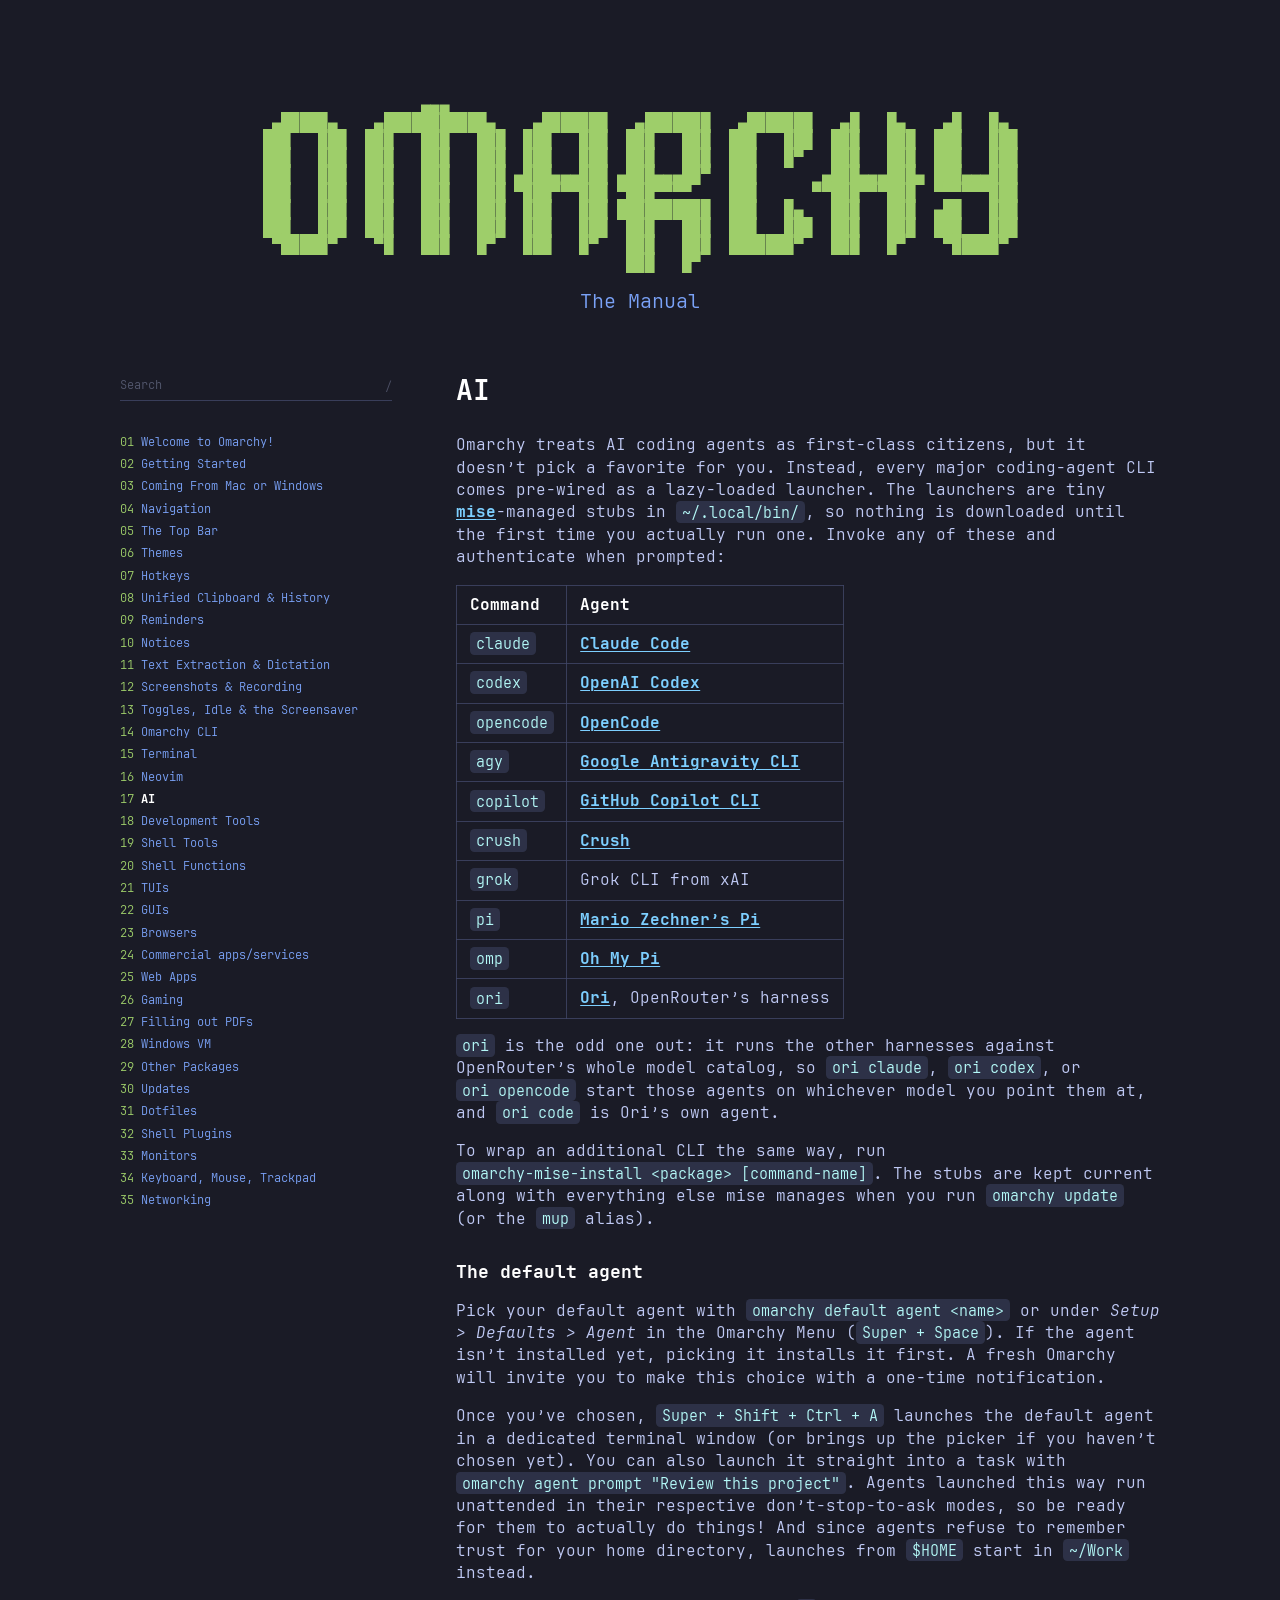
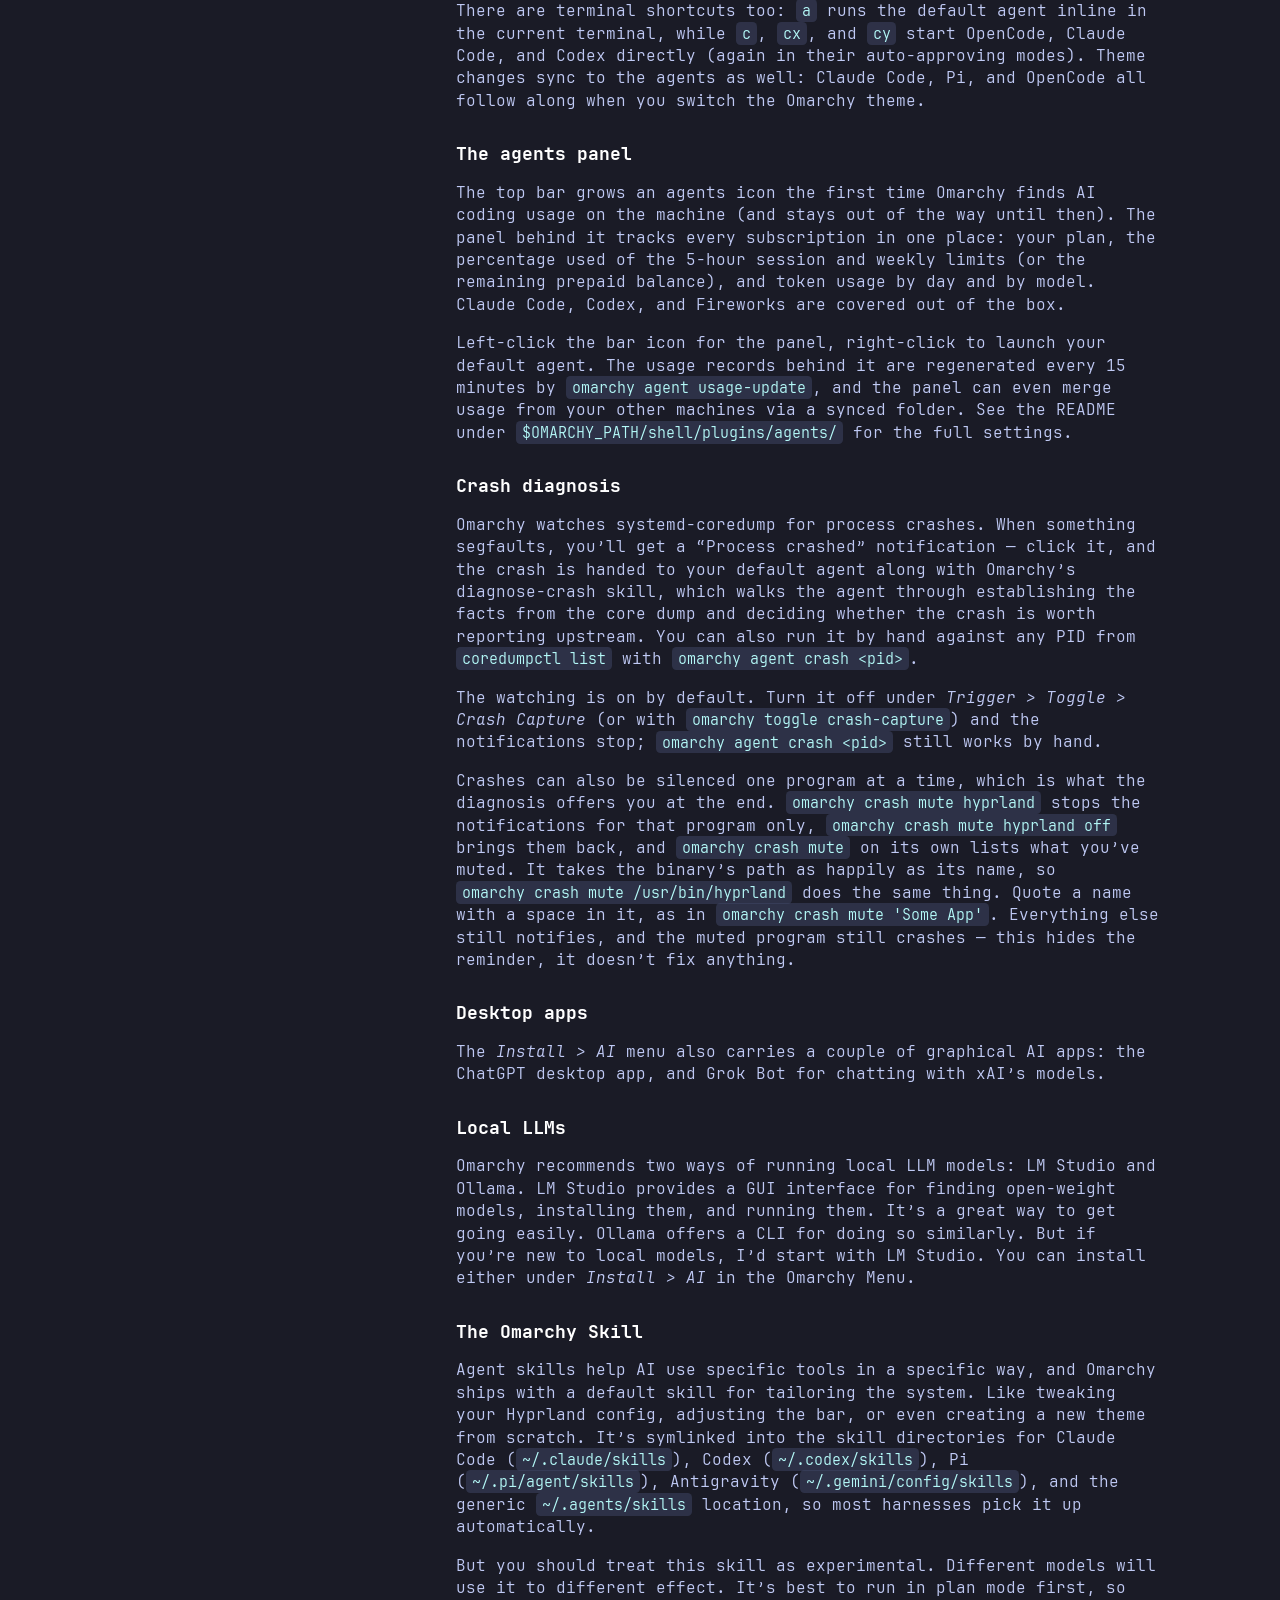
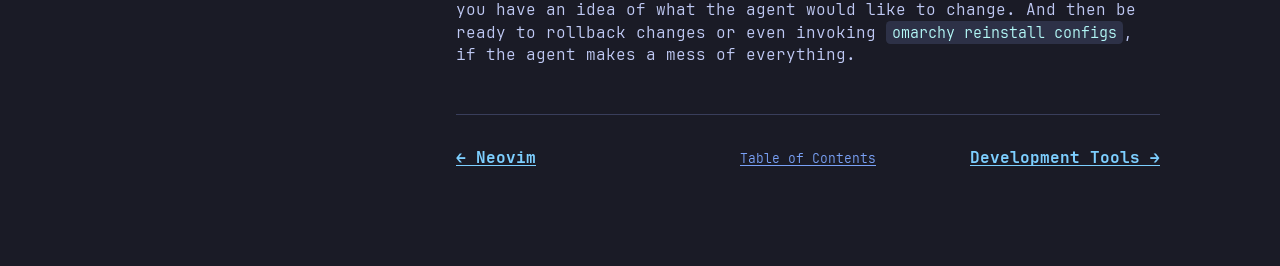
<file: manual/ai/index.html>
<!doctype html>

<html lang="en">
  <head>
    <title>AI — The Omarchy Manual</title>

    <meta charset="utf-8">
    <meta name="viewport" content="initial-scale=1, width=device-width">
    <meta name="description" content="Omarchy treats AI coding agents as first-class citizens, but it doesn&#39;t pick a favorite for you. Instead, every major coding-agent CLI comes pre-wired as a...">

    <meta property="og:site_name" content="Omarchy">
    <meta property="og:title" content="AI">
    <meta property="og:description" content="Omarchy treats AI coding agents as first-class citizens, but it doesn&#39;t pick a favorite for you. Instead, every major coding-agent CLI comes pre-wired as a...">
    <meta property="og:image" content="https://omarchy.org/assets/images/opengraph.png">
    <meta property="og:url" content="https://omarchy.org/manual/ai/">
    <meta property="og:type" content="article">

    <link rel="icon" href="/assets/images/favicon.png">

    <link rel="stylesheet" type="text/css" href="/assets/css/reset.css">
    <link rel="stylesheet" type="text/css" href="/assets/css/root.css">
    <link rel="stylesheet" type="text/css" href="/assets/css/fonts.css">
    <link rel="stylesheet" type="text/css" href="/assets/css/elements.css">
    <link rel="stylesheet" type="text/css" href="/assets/css/footer.css">
    <link rel="stylesheet" type="text/css" href="/assets/css/header.css">
    <link rel="stylesheet" type="text/css" href="/assets/css/main.css">
    <link rel="stylesheet" type="text/css" href="/assets/css/pre.css">
    <link rel="stylesheet" type="text/css" href="/assets/css/manual.css">
    <link rel="stylesheet" type="text/css" href="/assets/css/search.css">

    <script src="/assets/js/manual.js" type="module"></script>
    <script defer data-domain="omarchy.org" src="https://plausible.io/js/script.js"></script>
  </head>

  <body>
    <div class="pre">
      <a href="/">
<pre>
                 ▄▄▄
 ▄█████▄    ▄███████████▄    ▄███████   ▄███████   ▄███████   ▄█   █▄    ▄█   █▄
███   ███  ███   ███   ███  ███   ███  ███   ███  ███   ███  ███   ███  ███   ███
███   ███  ███   ███   ███  ███   ███  ███   ███  ███   █▀   ███   ███  ███   ███
███   ███  ███   ███   ███ ▄███▄▄▄███ ▄███▄▄▄██▀  ███       ▄███▄▄▄███▄ ███▄▄▄███
███   ███  ███   ███   ███ ▀███▀▀▀███ ▀███▀▀▀▀    ███      ▀▀███▀▀▀███  ▀▀▀▀▀▀███
███   ███  ███   ███   ███  ███   ███ ██████████  ███   █▄   ███   ███  ▄██   ███
███   ███  ███   ███   ███  ███   ███  ███   ███  ███   ███  ███   ███  ███   ███
 ▀█████▀    ▀█   ███   █▀   ███   █▀   ███   ███  ███████▀   ███   █▀    ▀█████▀
                                       ███   █▀
</pre>
      </a>
    </div>

    <header class="header">
      <h1>The Manual</h1>
    </header>

    <main class="main">
  <div class="manual manual--chapter">
    <div class="manual__sidebar">
      <search class="search" hidden>
        <div class="search__field">
          <input class="search__input" id="search" type="search" role="combobox"
                 placeholder="Search" aria-label="Search the manual"
                 aria-controls="search-results" aria-expanded="false" aria-autocomplete="list"
                 autocomplete="off" autocapitalize="off" spellcheck="false">
          <kbd class="search__shortcut">/</kbd>
        </div>

        <div class="search__results" id="search-results" role="listbox" aria-label="Search results" hidden></div>
      </search>
      <nav class="manual__toc" aria-label="Chapters">
        <ol>
          <li><a href="/manual/">Welcome to Omarchy!</a></li>
          <li><a href="/manual/getting-started/">Getting Started</a></li>
          <li><a href="/manual/coming-from-mac-or-windows/">Coming From Mac or Windows</a></li>
          <li><a href="/manual/navigation/">Navigation</a></li>
          <li><a href="/manual/the-top-bar/">The Top Bar</a></li>
          <li><a href="/manual/themes/">Themes</a></li>
          <li><a href="/manual/hotkeys/">Hotkeys</a></li>
          <li><a href="/manual/unified-clipboard-history/">Unified Clipboard &amp; History</a></li>
          <li><a href="/manual/reminders/">Reminders</a></li>
          <li><a href="/manual/notices/">Notices</a></li>
          <li><a href="/manual/text-extraction-dictation/">Text Extraction &amp; Dictation</a></li>
          <li><a href="/manual/screenshots-recording/">Screenshots &amp; Recording</a></li>
          <li><a href="/manual/toggles-idle-screensaver/">Toggles, Idle &amp; the Screensaver</a></li>
          <li><a href="/manual/omarchy-cli/">Omarchy CLI</a></li>
          <li><a href="/manual/terminal/">Terminal</a></li>
          <li><a href="/manual/neovim/">Neovim</a></li>
          <li><a href="/manual/ai/" aria-current="page">AI</a></li>
          <li><a href="/manual/development-tools/">Development Tools</a></li>
          <li><a href="/manual/shell-tools/">Shell Tools</a></li>
          <li><a href="/manual/shell-functions/">Shell Functions</a></li>
          <li><a href="/manual/tuis/">TUIs</a></li>
          <li><a href="/manual/guis/">GUIs</a></li>
          <li><a href="/manual/browsers/">Browsers</a></li>
          <li><a href="/manual/commercial-apps-services/">Commercial apps/services</a></li>
          <li><a href="/manual/web-apps/">Web Apps</a></li>
          <li><a href="/manual/gaming/">Gaming</a></li>
          <li><a href="/manual/filling-out-pdfs/">Filling out PDFs</a></li>
          <li><a href="/manual/windows-vm/">Windows VM</a></li>
          <li><a href="/manual/other-packages/">Other Packages</a></li>
          <li><a href="/manual/updates/">Updates</a></li>
          <li><a href="/manual/dotfiles/">Dotfiles</a></li>
          <li><a href="/manual/shell-plugins/">Shell Plugins</a></li>
          <li><a href="/manual/monitors/">Monitors</a></li>
          <li><a href="/manual/keyboard-mouse-trackpad/">Keyboard, Mouse, Trackpad</a></li>
          <li><a href="/manual/networking/">Networking</a></li>
          <li><a href="/manual/system-sleep/">System sleep</a></li>
          <li><a href="/manual/hardware-authentication/">Hardware authentication</a></li>
          <li><a href="/manual/fonts/">Fonts</a></li>
          <li><a href="/manual/backgrounds/">Backgrounds</a></li>
          <li><a href="/manual/prompt/">Prompt</a></li>
          <li><a href="/manual/branding/">Branding</a></li>
          <li><a href="/manual/common-tweaks/">Common tweaks</a></li>
          <li><a href="/manual/making-your-own-theme/">Making your own theme</a></li>
          <li><a href="/manual/mac-support/">Mac support</a></li>
          <li><a href="/manual/troubleshooting/">Troubleshooting</a></li>
          <li><a href="/manual/faq/">FAQ</a></li>
          <li><a href="/manual/system-snapshots/">System snapshots</a></li>
          <li><a href="/manual/security/">Security</a></li>
          <li><a href="/manual/omarchy-on/">Omarchy on...</a></li>
          <li><a href="/manual/dual-boot-install/">Dual Boot Install</a></li>
          <li><a href="/manual/unattended-installs/">Unattended Installs</a></li>
        </ol>
      </nav>
    </div>

    <article class="manual__content">
      <h1>AI</h1>
<p>Omarchy treats AI coding agents as first-class citizens, but it doesn’t pick a favorite for you. Instead, every major coding-agent CLI comes pre-wired as a lazy-loaded launcher. The launchers are tiny <a href="https://mise.jdx.dev/">mise</a>-managed stubs in <code>~/.local/bin/</code>, so nothing is downloaded until the first time you actually run one. Invoke any of these and authenticate when prompted:</p>

<table>
  <thead>
    <tr>
      <th>Command</th>
      <th>Agent</th>
    </tr>
  </thead>
  <tbody>
    <tr>
      <td><code>claude</code></td>
      <td><a href="https://code.claude.com/docs/en/overview">Claude Code</a></td>
    </tr>
    <tr>
      <td><code>codex</code></td>
      <td><a href="https://github.com/openai/codex">OpenAI Codex</a></td>
    </tr>
    <tr>
      <td><code>opencode</code></td>
      <td><a href="https://opencode.ai/">OpenCode</a></td>
    </tr>
    <tr>
      <td><code>agy</code></td>
      <td><a href="https://github.com/google-antigravity/antigravity-cli">Google Antigravity CLI</a></td>
    </tr>
    <tr>
      <td><code>copilot</code></td>
      <td><a href="https://github.com/github/copilot-cli">GitHub Copilot CLI</a></td>
    </tr>
    <tr>
      <td><code>crush</code></td>
      <td><a href="https://github.com/charmbracelet/crush">Crush</a></td>
    </tr>
    <tr>
      <td><code>grok</code></td>
      <td>Grok CLI from xAI</td>
    </tr>
    <tr>
      <td><code>pi</code></td>
      <td><a href="https://github.com/badlogic/pi-mono">Mario Zechner’s Pi</a></td>
    </tr>
    <tr>
      <td><code>omp</code></td>
      <td><a href="https://github.com/can1357/oh-my-pi">Oh My Pi</a></td>
    </tr>
    <tr>
      <td><code>ori</code></td>
      <td><a href="https://openrouter.ai/docs/guides/ori/harness">Ori</a>, OpenRouter’s harness</td>
    </tr>
  </tbody>
</table>

<p><code>ori</code> is the odd one out: it runs the other harnesses against OpenRouter’s whole model catalog, so <code>ori claude</code>, <code>ori codex</code>, or <code>ori opencode</code> start those agents on whichever model you point them at, and <code>ori code</code> is Ori’s own agent.</p>

<p>To wrap an additional CLI the same way, run <code>omarchy-mise-install &lt;package&gt; [command-name]</code>. The stubs are kept current along with everything else mise manages when you run <code>omarchy update</code> (or the <code>mup</code> alias).</p>

<h3 id="the-default-agent">The default agent <a class="manual__heading-link" href="#the-default-agent" aria-label="Link to this section">#</a></h3>

<p>Pick your default agent with <code>omarchy default agent &lt;name&gt;</code> or under <em>Setup &gt; Defaults &gt; Agent</em> in the Omarchy Menu (<code>Super + Space</code>). If the agent isn’t installed yet, picking it installs it first. A fresh Omarchy will invite you to make this choice with a one-time notification.</p>

<p>Once you’ve chosen, <code>Super + Shift + Ctrl + A</code> launches the default agent in a dedicated terminal window (or brings up the picker if you haven’t chosen yet). You can also launch it straight into a task with <code>omarchy agent prompt "Review this project"</code>. Agents launched this way run unattended in their respective don’t-stop-to-ask modes, so be ready for them to actually do things! And since agents refuse to remember trust for your home directory, launches from <code>$HOME</code> start in <code>~/Work</code> instead.</p>

<p>There are terminal shortcuts too: <code>a</code> runs the default agent inline in the current terminal, while <code>c</code>, <code>cx</code>, and <code>cy</code> start OpenCode, Claude Code, and Codex directly (again in their auto-approving modes). Theme changes sync to the agents as well: Claude Code, Pi, and OpenCode all follow along when you switch the Omarchy theme.</p>

<h3 id="the-agents-panel">The agents panel <a class="manual__heading-link" href="#the-agents-panel" aria-label="Link to this section">#</a></h3>

<p>The top bar grows an agents icon the first time Omarchy finds AI coding usage on the machine (and stays out of the way until then). The panel behind it tracks every subscription in one place: your plan, the percentage used of the 5-hour session and weekly limits (or the remaining prepaid balance), and token usage by day and by model. Claude Code, Codex, and Fireworks are covered out of the box.</p>

<p>Left-click the bar icon for the panel, right-click to launch your default agent. The usage records behind it are regenerated every 15 minutes by <code>omarchy agent usage-update</code>, and the panel can even merge usage from your other machines via a synced folder. See the README under <code>$OMARCHY_PATH/shell/plugins/agents/</code> for the full settings.</p>

<h3 id="crash-diagnosis">Crash diagnosis <a class="manual__heading-link" href="#crash-diagnosis" aria-label="Link to this section">#</a></h3>

<p>Omarchy watches systemd-coredump for process crashes. When something segfaults, you’ll get a “Process crashed” notification — click it, and the crash is handed to your default agent along with Omarchy’s diagnose-crash skill, which walks the agent through establishing the facts from the core dump and deciding whether the crash is worth reporting upstream. You can also run it by hand against any PID from <code>coredumpctl list</code> with <code>omarchy agent crash &lt;pid&gt;</code>.</p>

<p>The watching is on by default. Turn it off under <em>Trigger &gt; Toggle &gt; Crash Capture</em> (or with <code>omarchy toggle crash-capture</code>) and the notifications stop; <code>omarchy agent crash &lt;pid&gt;</code> still works by hand.</p>

<p>Crashes can also be silenced one program at a time, which is what the diagnosis offers you at the end. <code>omarchy crash mute hyprland</code> stops the notifications for that program only, <code>omarchy crash mute hyprland off</code> brings them back, and <code>omarchy crash mute</code> on its own lists what you’ve muted. It takes the binary’s path as happily as its name, so <code>omarchy crash mute /usr/bin/hyprland</code> does the same thing. Quote a name with a space in it, as in <code>omarchy crash mute 'Some App'</code>. Everything else still notifies, and the muted program still crashes — this hides the reminder, it doesn’t fix anything.</p>

<h3 id="desktop-apps">Desktop apps <a class="manual__heading-link" href="#desktop-apps" aria-label="Link to this section">#</a></h3>

<p>The <em>Install &gt; AI</em> menu also carries a couple of graphical AI apps: the ChatGPT desktop app, and Grok Bot for chatting with xAI’s models.</p>

<h3 id="local-llms">Local LLMs <a class="manual__heading-link" href="#local-llms" aria-label="Link to this section">#</a></h3>

<p>Omarchy recommends two ways of running local LLM models: LM Studio and Ollama. LM Studio provides a GUI interface for finding open-weight models, installing them, and running them. It’s a great way to get going easily. Ollama offers a CLI for doing so similarly. But if you’re new to local models, I’d start with LM Studio. You can install either under <em>Install &gt; AI</em> in the Omarchy Menu.</p>

<h3 id="the-omarchy-skill">The Omarchy Skill <a class="manual__heading-link" href="#the-omarchy-skill" aria-label="Link to this section">#</a></h3>

<p>Agent skills help AI use specific tools in a specific way, and Omarchy ships with a default skill for tailoring the system. Like tweaking your Hyprland config, adjusting the bar, or even creating a new theme from scratch. It’s symlinked into the skill directories for Claude Code (<code>~/.claude/skills</code>), Codex (<code>~/.codex/skills</code>), Pi (<code>~/.pi/agent/skills</code>), Antigravity (<code>~/.gemini/config/skills</code>), and the generic <code>~/.agents/skills</code> location, so most harnesses pick it up automatically.</p>

<p>But you should treat this skill as experimental. Different models will use it to different effect. It’s best to run in plan mode first, so you have an idea of what the agent would like to change. And then be ready to rollback changes or even invoking <code>omarchy reinstall configs</code>, if the agent makes a mess of everything.</p>

      <nav class="manual__pagination">
        <a class="manual__pagination-previous" href="/manual/neovim/" rel="prev">← Neovim</a>
        <a class="manual__pagination-contents" href="/manual/toc/">Table of Contents</a>
        <a class="manual__pagination-next" href="/manual/development-tools/" rel="next">Development Tools →</a>
      </nav>
    </article>
  </div>
    </main>

  </body>
</html>
</file>
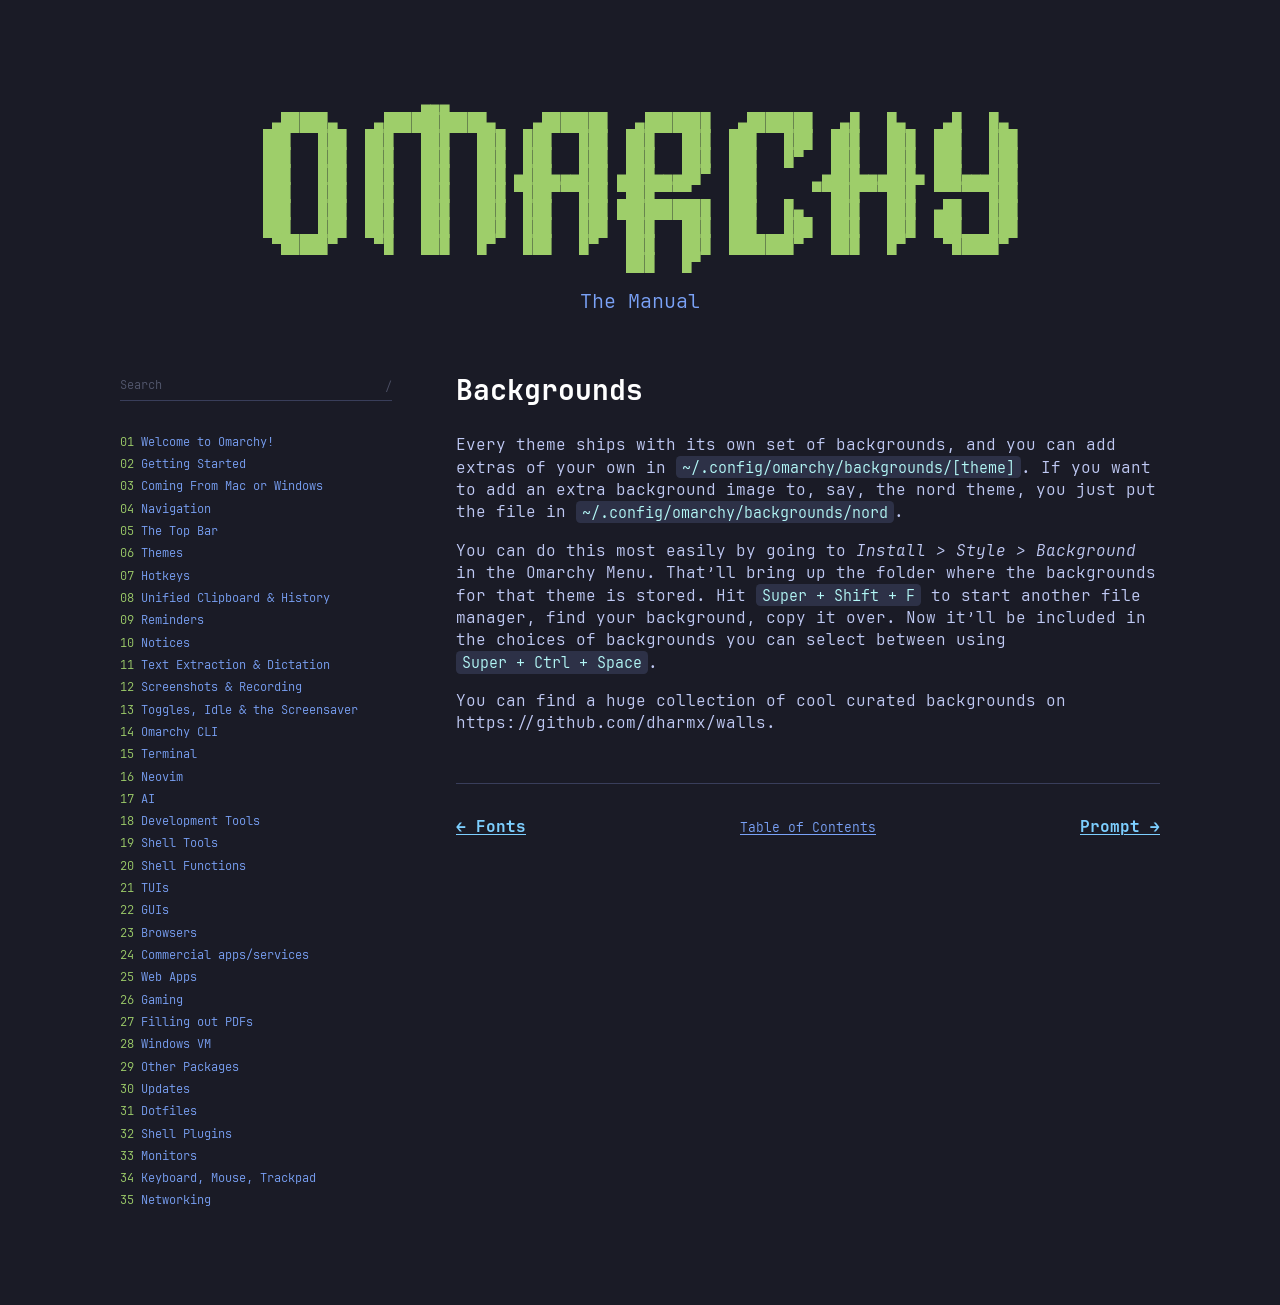
<file: manual/backgrounds/index.html>
<!doctype html>

<html lang="en">
  <head>
    <title>Backgrounds — The Omarchy Manual</title>

    <meta charset="utf-8">
    <meta name="viewport" content="initial-scale=1, width=device-width">
    <meta name="description" content="Every theme ships with its own set of backgrounds, and you can add extras of your own in ~/.config/omarchy/backgrounds/[theme]. If you want to add an extra...">

    <meta property="og:site_name" content="Omarchy">
    <meta property="og:title" content="Backgrounds">
    <meta property="og:description" content="Every theme ships with its own set of backgrounds, and you can add extras of your own in ~/.config/omarchy/backgrounds/[theme]. If you want to add an extra...">
    <meta property="og:image" content="https://omarchy.org/assets/images/opengraph.png">
    <meta property="og:url" content="https://omarchy.org/manual/backgrounds/">
    <meta property="og:type" content="article">

    <link rel="icon" href="/assets/images/favicon.png">

    <link rel="stylesheet" type="text/css" href="/assets/css/reset.css">
    <link rel="stylesheet" type="text/css" href="/assets/css/root.css">
    <link rel="stylesheet" type="text/css" href="/assets/css/fonts.css">
    <link rel="stylesheet" type="text/css" href="/assets/css/elements.css">
    <link rel="stylesheet" type="text/css" href="/assets/css/footer.css">
    <link rel="stylesheet" type="text/css" href="/assets/css/header.css">
    <link rel="stylesheet" type="text/css" href="/assets/css/main.css">
    <link rel="stylesheet" type="text/css" href="/assets/css/pre.css">
    <link rel="stylesheet" type="text/css" href="/assets/css/manual.css">
    <link rel="stylesheet" type="text/css" href="/assets/css/search.css">

    <script src="/assets/js/manual.js" type="module"></script>
    <script defer data-domain="omarchy.org" src="https://plausible.io/js/script.js"></script>
  </head>

  <body>
    <div class="pre">
      <a href="/">
<pre>
                 ▄▄▄
 ▄█████▄    ▄███████████▄    ▄███████   ▄███████   ▄███████   ▄█   █▄    ▄█   █▄
███   ███  ███   ███   ███  ███   ███  ███   ███  ███   ███  ███   ███  ███   ███
███   ███  ███   ███   ███  ███   ███  ███   ███  ███   █▀   ███   ███  ███   ███
███   ███  ███   ███   ███ ▄███▄▄▄███ ▄███▄▄▄██▀  ███       ▄███▄▄▄███▄ ███▄▄▄███
███   ███  ███   ███   ███ ▀███▀▀▀███ ▀███▀▀▀▀    ███      ▀▀███▀▀▀███  ▀▀▀▀▀▀███
███   ███  ███   ███   ███  ███   ███ ██████████  ███   █▄   ███   ███  ▄██   ███
███   ███  ███   ███   ███  ███   ███  ███   ███  ███   ███  ███   ███  ███   ███
 ▀█████▀    ▀█   ███   █▀   ███   █▀   ███   ███  ███████▀   ███   █▀    ▀█████▀
                                       ███   █▀
</pre>
      </a>
    </div>

    <header class="header">
      <h1>The Manual</h1>
    </header>

    <main class="main">
  <div class="manual manual--chapter">
    <div class="manual__sidebar">
      <search class="search" hidden>
        <div class="search__field">
          <input class="search__input" id="search" type="search" role="combobox"
                 placeholder="Search" aria-label="Search the manual"
                 aria-controls="search-results" aria-expanded="false" aria-autocomplete="list"
                 autocomplete="off" autocapitalize="off" spellcheck="false">
          <kbd class="search__shortcut">/</kbd>
        </div>

        <div class="search__results" id="search-results" role="listbox" aria-label="Search results" hidden></div>
      </search>
      <nav class="manual__toc" aria-label="Chapters">
        <ol>
          <li><a href="/manual/">Welcome to Omarchy!</a></li>
          <li><a href="/manual/getting-started/">Getting Started</a></li>
          <li><a href="/manual/coming-from-mac-or-windows/">Coming From Mac or Windows</a></li>
          <li><a href="/manual/navigation/">Navigation</a></li>
          <li><a href="/manual/the-top-bar/">The Top Bar</a></li>
          <li><a href="/manual/themes/">Themes</a></li>
          <li><a href="/manual/hotkeys/">Hotkeys</a></li>
          <li><a href="/manual/unified-clipboard-history/">Unified Clipboard &amp; History</a></li>
          <li><a href="/manual/reminders/">Reminders</a></li>
          <li><a href="/manual/notices/">Notices</a></li>
          <li><a href="/manual/text-extraction-dictation/">Text Extraction &amp; Dictation</a></li>
          <li><a href="/manual/screenshots-recording/">Screenshots &amp; Recording</a></li>
          <li><a href="/manual/toggles-idle-screensaver/">Toggles, Idle &amp; the Screensaver</a></li>
          <li><a href="/manual/omarchy-cli/">Omarchy CLI</a></li>
          <li><a href="/manual/terminal/">Terminal</a></li>
          <li><a href="/manual/neovim/">Neovim</a></li>
          <li><a href="/manual/ai/">AI</a></li>
          <li><a href="/manual/development-tools/">Development Tools</a></li>
          <li><a href="/manual/shell-tools/">Shell Tools</a></li>
          <li><a href="/manual/shell-functions/">Shell Functions</a></li>
          <li><a href="/manual/tuis/">TUIs</a></li>
          <li><a href="/manual/guis/">GUIs</a></li>
          <li><a href="/manual/browsers/">Browsers</a></li>
          <li><a href="/manual/commercial-apps-services/">Commercial apps/services</a></li>
          <li><a href="/manual/web-apps/">Web Apps</a></li>
          <li><a href="/manual/gaming/">Gaming</a></li>
          <li><a href="/manual/filling-out-pdfs/">Filling out PDFs</a></li>
          <li><a href="/manual/windows-vm/">Windows VM</a></li>
          <li><a href="/manual/other-packages/">Other Packages</a></li>
          <li><a href="/manual/updates/">Updates</a></li>
          <li><a href="/manual/dotfiles/">Dotfiles</a></li>
          <li><a href="/manual/shell-plugins/">Shell Plugins</a></li>
          <li><a href="/manual/monitors/">Monitors</a></li>
          <li><a href="/manual/keyboard-mouse-trackpad/">Keyboard, Mouse, Trackpad</a></li>
          <li><a href="/manual/networking/">Networking</a></li>
          <li><a href="/manual/system-sleep/">System sleep</a></li>
          <li><a href="/manual/hardware-authentication/">Hardware authentication</a></li>
          <li><a href="/manual/fonts/">Fonts</a></li>
          <li><a href="/manual/backgrounds/" aria-current="page">Backgrounds</a></li>
          <li><a href="/manual/prompt/">Prompt</a></li>
          <li><a href="/manual/branding/">Branding</a></li>
          <li><a href="/manual/common-tweaks/">Common tweaks</a></li>
          <li><a href="/manual/making-your-own-theme/">Making your own theme</a></li>
          <li><a href="/manual/mac-support/">Mac support</a></li>
          <li><a href="/manual/troubleshooting/">Troubleshooting</a></li>
          <li><a href="/manual/faq/">FAQ</a></li>
          <li><a href="/manual/system-snapshots/">System snapshots</a></li>
          <li><a href="/manual/security/">Security</a></li>
          <li><a href="/manual/omarchy-on/">Omarchy on...</a></li>
          <li><a href="/manual/dual-boot-install/">Dual Boot Install</a></li>
          <li><a href="/manual/unattended-installs/">Unattended Installs</a></li>
        </ol>
      </nav>
    </div>

    <article class="manual__content">
      <h1>Backgrounds</h1>
<p>Every theme ships with its own set of backgrounds, and you can add extras of your own in <code>~/.config/omarchy/backgrounds/[theme]</code>. If you want to add an extra background image to, say, the nord theme, you just put the file in <code>~/.config/omarchy/backgrounds/nord</code>.</p>

<p>You can do this most easily by going to <em>Install &gt; Style &gt; Background</em> in the Omarchy Menu. That’ll bring up the folder where the backgrounds for that theme is stored. Hit <code>Super + Shift + F</code> to start another file manager, find your background, copy it over.  Now it’ll be included in the choices of backgrounds you can select between using <code>Super + Ctrl + Space</code>.</p>

<p>You can find a huge collection of cool curated backgrounds on https://github.com/dharmx/walls.</p>

      <nav class="manual__pagination">
        <a class="manual__pagination-previous" href="/manual/fonts/" rel="prev">← Fonts</a>
        <a class="manual__pagination-contents" href="/manual/toc/">Table of Contents</a>
        <a class="manual__pagination-next" href="/manual/prompt/" rel="next">Prompt →</a>
      </nav>
    </article>
  </div>
    </main>

  </body>
</html>
</file>
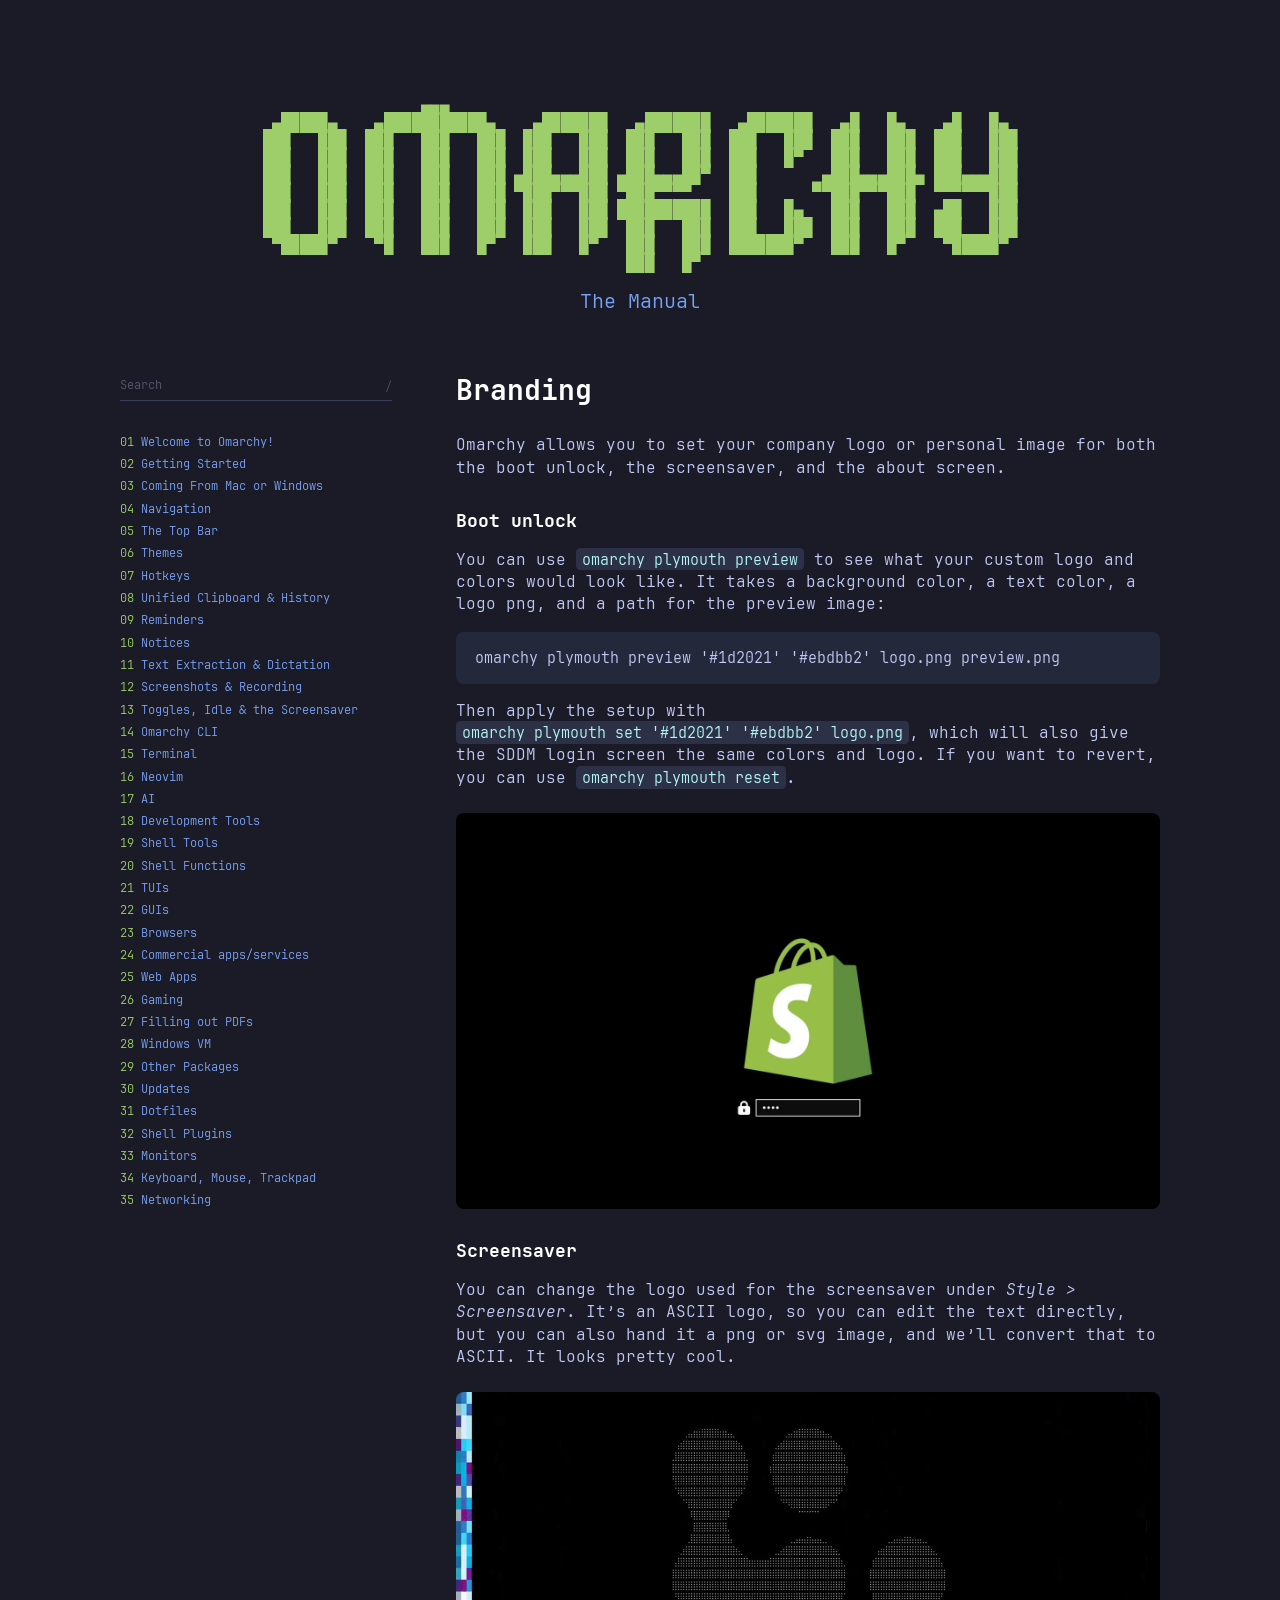
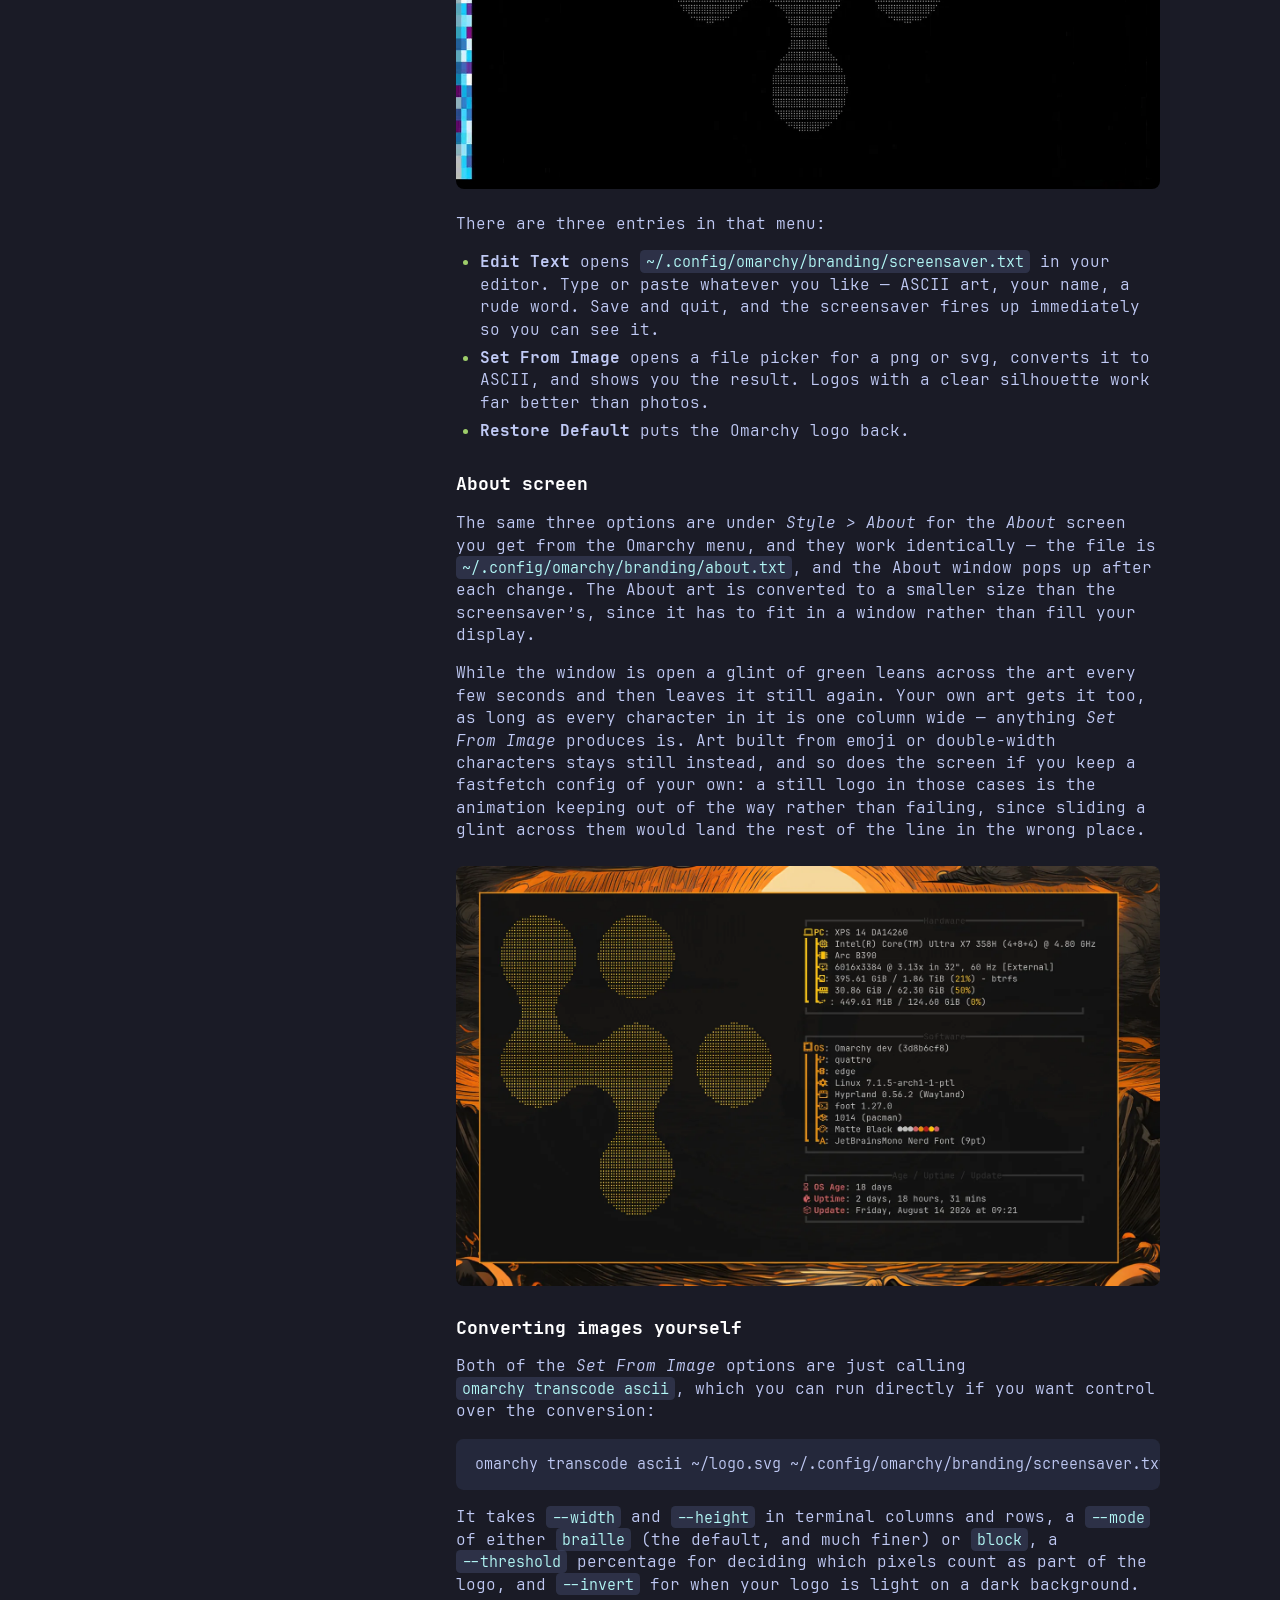
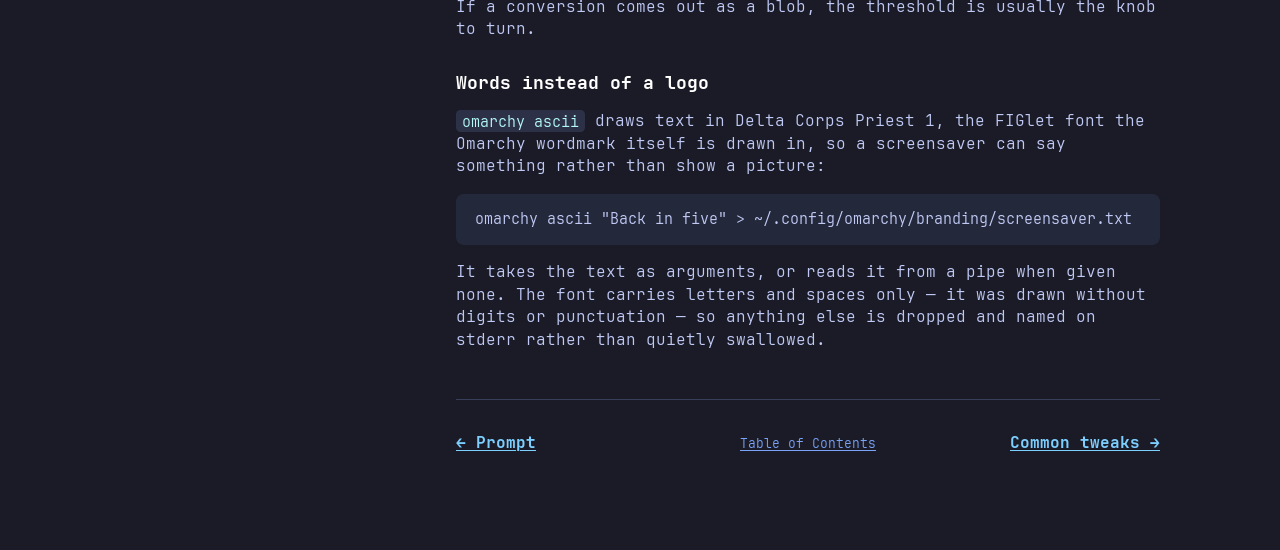
<file: manual/branding/index.html>
<!doctype html>

<html lang="en">
  <head>
    <title>Branding — The Omarchy Manual</title>

    <meta charset="utf-8">
    <meta name="viewport" content="initial-scale=1, width=device-width">
    <meta name="description" content="Omarchy allows you to set your company logo or personal image for both the boot unlock, the screensaver, and the about screen.">

    <meta property="og:site_name" content="Omarchy">
    <meta property="og:title" content="Branding">
    <meta property="og:description" content="Omarchy allows you to set your company logo or personal image for both the boot unlock, the screensaver, and the about screen.">
    <meta property="og:image" content="https://omarchy.org/assets/images/opengraph.png">
    <meta property="og:url" content="https://omarchy.org/manual/branding/">
    <meta property="og:type" content="article">

    <link rel="icon" href="/assets/images/favicon.png">

    <link rel="stylesheet" type="text/css" href="/assets/css/reset.css">
    <link rel="stylesheet" type="text/css" href="/assets/css/root.css">
    <link rel="stylesheet" type="text/css" href="/assets/css/fonts.css">
    <link rel="stylesheet" type="text/css" href="/assets/css/elements.css">
    <link rel="stylesheet" type="text/css" href="/assets/css/footer.css">
    <link rel="stylesheet" type="text/css" href="/assets/css/header.css">
    <link rel="stylesheet" type="text/css" href="/assets/css/main.css">
    <link rel="stylesheet" type="text/css" href="/assets/css/pre.css">
    <link rel="stylesheet" type="text/css" href="/assets/css/manual.css">
    <link rel="stylesheet" type="text/css" href="/assets/css/search.css">

    <script src="/assets/js/manual.js" type="module"></script>
    <script defer data-domain="omarchy.org" src="https://plausible.io/js/script.js"></script>
  </head>

  <body>
    <div class="pre">
      <a href="/">
<pre>
                 ▄▄▄
 ▄█████▄    ▄███████████▄    ▄███████   ▄███████   ▄███████   ▄█   █▄    ▄█   █▄
███   ███  ███   ███   ███  ███   ███  ███   ███  ███   ███  ███   ███  ███   ███
███   ███  ███   ███   ███  ███   ███  ███   ███  ███   █▀   ███   ███  ███   ███
███   ███  ███   ███   ███ ▄███▄▄▄███ ▄███▄▄▄██▀  ███       ▄███▄▄▄███▄ ███▄▄▄███
███   ███  ███   ███   ███ ▀███▀▀▀███ ▀███▀▀▀▀    ███      ▀▀███▀▀▀███  ▀▀▀▀▀▀███
███   ███  ███   ███   ███  ███   ███ ██████████  ███   █▄   ███   ███  ▄██   ███
███   ███  ███   ███   ███  ███   ███  ███   ███  ███   ███  ███   ███  ███   ███
 ▀█████▀    ▀█   ███   █▀   ███   █▀   ███   ███  ███████▀   ███   █▀    ▀█████▀
                                       ███   █▀
</pre>
      </a>
    </div>

    <header class="header">
      <h1>The Manual</h1>
    </header>

    <main class="main">
  <div class="manual manual--chapter">
    <div class="manual__sidebar">
      <search class="search" hidden>
        <div class="search__field">
          <input class="search__input" id="search" type="search" role="combobox"
                 placeholder="Search" aria-label="Search the manual"
                 aria-controls="search-results" aria-expanded="false" aria-autocomplete="list"
                 autocomplete="off" autocapitalize="off" spellcheck="false">
          <kbd class="search__shortcut">/</kbd>
        </div>

        <div class="search__results" id="search-results" role="listbox" aria-label="Search results" hidden></div>
      </search>
      <nav class="manual__toc" aria-label="Chapters">
        <ol>
          <li><a href="/manual/">Welcome to Omarchy!</a></li>
          <li><a href="/manual/getting-started/">Getting Started</a></li>
          <li><a href="/manual/coming-from-mac-or-windows/">Coming From Mac or Windows</a></li>
          <li><a href="/manual/navigation/">Navigation</a></li>
          <li><a href="/manual/the-top-bar/">The Top Bar</a></li>
          <li><a href="/manual/themes/">Themes</a></li>
          <li><a href="/manual/hotkeys/">Hotkeys</a></li>
          <li><a href="/manual/unified-clipboard-history/">Unified Clipboard &amp; History</a></li>
          <li><a href="/manual/reminders/">Reminders</a></li>
          <li><a href="/manual/notices/">Notices</a></li>
          <li><a href="/manual/text-extraction-dictation/">Text Extraction &amp; Dictation</a></li>
          <li><a href="/manual/screenshots-recording/">Screenshots &amp; Recording</a></li>
          <li><a href="/manual/toggles-idle-screensaver/">Toggles, Idle &amp; the Screensaver</a></li>
          <li><a href="/manual/omarchy-cli/">Omarchy CLI</a></li>
          <li><a href="/manual/terminal/">Terminal</a></li>
          <li><a href="/manual/neovim/">Neovim</a></li>
          <li><a href="/manual/ai/">AI</a></li>
          <li><a href="/manual/development-tools/">Development Tools</a></li>
          <li><a href="/manual/shell-tools/">Shell Tools</a></li>
          <li><a href="/manual/shell-functions/">Shell Functions</a></li>
          <li><a href="/manual/tuis/">TUIs</a></li>
          <li><a href="/manual/guis/">GUIs</a></li>
          <li><a href="/manual/browsers/">Browsers</a></li>
          <li><a href="/manual/commercial-apps-services/">Commercial apps/services</a></li>
          <li><a href="/manual/web-apps/">Web Apps</a></li>
          <li><a href="/manual/gaming/">Gaming</a></li>
          <li><a href="/manual/filling-out-pdfs/">Filling out PDFs</a></li>
          <li><a href="/manual/windows-vm/">Windows VM</a></li>
          <li><a href="/manual/other-packages/">Other Packages</a></li>
          <li><a href="/manual/updates/">Updates</a></li>
          <li><a href="/manual/dotfiles/">Dotfiles</a></li>
          <li><a href="/manual/shell-plugins/">Shell Plugins</a></li>
          <li><a href="/manual/monitors/">Monitors</a></li>
          <li><a href="/manual/keyboard-mouse-trackpad/">Keyboard, Mouse, Trackpad</a></li>
          <li><a href="/manual/networking/">Networking</a></li>
          <li><a href="/manual/system-sleep/">System sleep</a></li>
          <li><a href="/manual/hardware-authentication/">Hardware authentication</a></li>
          <li><a href="/manual/fonts/">Fonts</a></li>
          <li><a href="/manual/backgrounds/">Backgrounds</a></li>
          <li><a href="/manual/prompt/">Prompt</a></li>
          <li><a href="/manual/branding/" aria-current="page">Branding</a></li>
          <li><a href="/manual/common-tweaks/">Common tweaks</a></li>
          <li><a href="/manual/making-your-own-theme/">Making your own theme</a></li>
          <li><a href="/manual/mac-support/">Mac support</a></li>
          <li><a href="/manual/troubleshooting/">Troubleshooting</a></li>
          <li><a href="/manual/faq/">FAQ</a></li>
          <li><a href="/manual/system-snapshots/">System snapshots</a></li>
          <li><a href="/manual/security/">Security</a></li>
          <li><a href="/manual/omarchy-on/">Omarchy on...</a></li>
          <li><a href="/manual/dual-boot-install/">Dual Boot Install</a></li>
          <li><a href="/manual/unattended-installs/">Unattended Installs</a></li>
        </ol>
      </nav>
    </div>

    <article class="manual__content">
      <h1>Branding</h1>
<p>Omarchy allows you to set your company logo or personal image for both the boot unlock, the screensaver, and the about screen.</p>

<h3 id="boot-unlock">Boot unlock <a class="manual__heading-link" href="#boot-unlock" aria-label="Link to this section">#</a></h3>

<p>You can use <code>omarchy plymouth preview</code> to see what your custom logo and colors would look like. It takes a background color, a text color, a logo png, and a path for the preview image:</p>

<pre><code>omarchy plymouth preview '#1d2021' '#ebdbb2' logo.png preview.png
</code></pre>

<p>Then apply the setup with <code>omarchy plymouth set '#1d2021' '#ebdbb2' logo.png</code>, which will also give the SDDM login screen the same colors and logo. If you want to revert, you can use <code>omarchy plymouth reset</code>.</p>

<p><img src="/manual/images/branding-plymouth-shopify.webp" alt="branding-plymouth-shopify" /></p>

<h3 id="screensaver">Screensaver <a class="manual__heading-link" href="#screensaver" aria-label="Link to this section">#</a></h3>

<p>You can change the logo used for the screensaver under <em>Style &gt; Screensaver</em>. It’s an ASCII logo, so you can edit the text directly, but you can also hand it a png or svg image, and we’ll convert that to ASCII. It looks pretty cool.</p>

<p><img src="/manual/images/branding-screensaver.webp" alt="branding-screensaver" /></p>

<p>There are three entries in that menu:</p>

<ul>
  <li><strong>Edit Text</strong> opens <code>~/.config/omarchy/branding/screensaver.txt</code> in your editor. Type or paste whatever you like — ASCII art, your name, a rude word. Save and quit, and the screensaver fires up immediately so you can see it.</li>
  <li><strong>Set From Image</strong> opens a file picker for a png or svg, converts it to ASCII, and shows you the result. Logos with a clear silhouette work far better than photos.</li>
  <li><strong>Restore Default</strong> puts the Omarchy logo back.</li>
</ul>

<h3 id="about-screen">About screen <a class="manual__heading-link" href="#about-screen" aria-label="Link to this section">#</a></h3>

<p>The same three options are under <em>Style &gt; About</em> for the <em>About</em> screen you get from the Omarchy menu, and they work identically — the file is <code>~/.config/omarchy/branding/about.txt</code>, and the About window pops up after each change. The About art is converted to a smaller size than the screensaver’s, since it has to fit in a window rather than fill your display.</p>

<p>While the window is open a glint of green leans across the art every few seconds and then leaves it still again. Your own art gets it too, as long as every character in it is one column wide — anything <em>Set From Image</em> produces is. Art built from emoji or double-width characters stays still instead, and so does the screen if you keep a fastfetch config of your own: a still logo in those cases is the animation keeping out of the way rather than failing, since sliding a glint across them would land the rest of the line in the wrong place.</p>

<p><img src="/manual/images/branding-about.webp" alt="branding-about" /></p>

<h3 id="converting-images-yourself">Converting images yourself <a class="manual__heading-link" href="#converting-images-yourself" aria-label="Link to this section">#</a></h3>

<p>Both of the <em>Set From Image</em> options are just calling <code>omarchy transcode ascii</code>, which you can run directly if you want control over the conversion:</p>

<pre><code>omarchy transcode ascii ~/logo.svg ~/.config/omarchy/branding/screensaver.txt --width 100
</code></pre>

<p>It takes <code>--width</code> and <code>--height</code> in terminal columns and rows, a <code>--mode</code> of either <code>braille</code> (the default, and much finer) or <code>block</code>, a <code>--threshold</code> percentage for deciding which pixels count as part of the logo, and <code>--invert</code> for when your logo is light on a dark background. If a conversion comes out as a blob, the threshold is usually the knob to turn.</p>

<h3 id="words-instead-of-a-logo">Words instead of a logo <a class="manual__heading-link" href="#words-instead-of-a-logo" aria-label="Link to this section">#</a></h3>

<p><code>omarchy ascii</code> draws text in Delta Corps Priest 1, the FIGlet font the Omarchy wordmark itself is drawn in, so a screensaver can say something rather than show a picture:</p>

<pre><code>omarchy ascii "Back in five" &gt; ~/.config/omarchy/branding/screensaver.txt
</code></pre>

<p>It takes the text as arguments, or reads it from a pipe when given none. The font carries letters and spaces only — it was drawn without digits or punctuation — so anything else is dropped and named on stderr rather than quietly swallowed.</p>

      <nav class="manual__pagination">
        <a class="manual__pagination-previous" href="/manual/prompt/" rel="prev">← Prompt</a>
        <a class="manual__pagination-contents" href="/manual/toc/">Table of Contents</a>
        <a class="manual__pagination-next" href="/manual/common-tweaks/" rel="next">Common tweaks →</a>
      </nav>
    </article>
  </div>
    </main>

  </body>
</html>
</file>
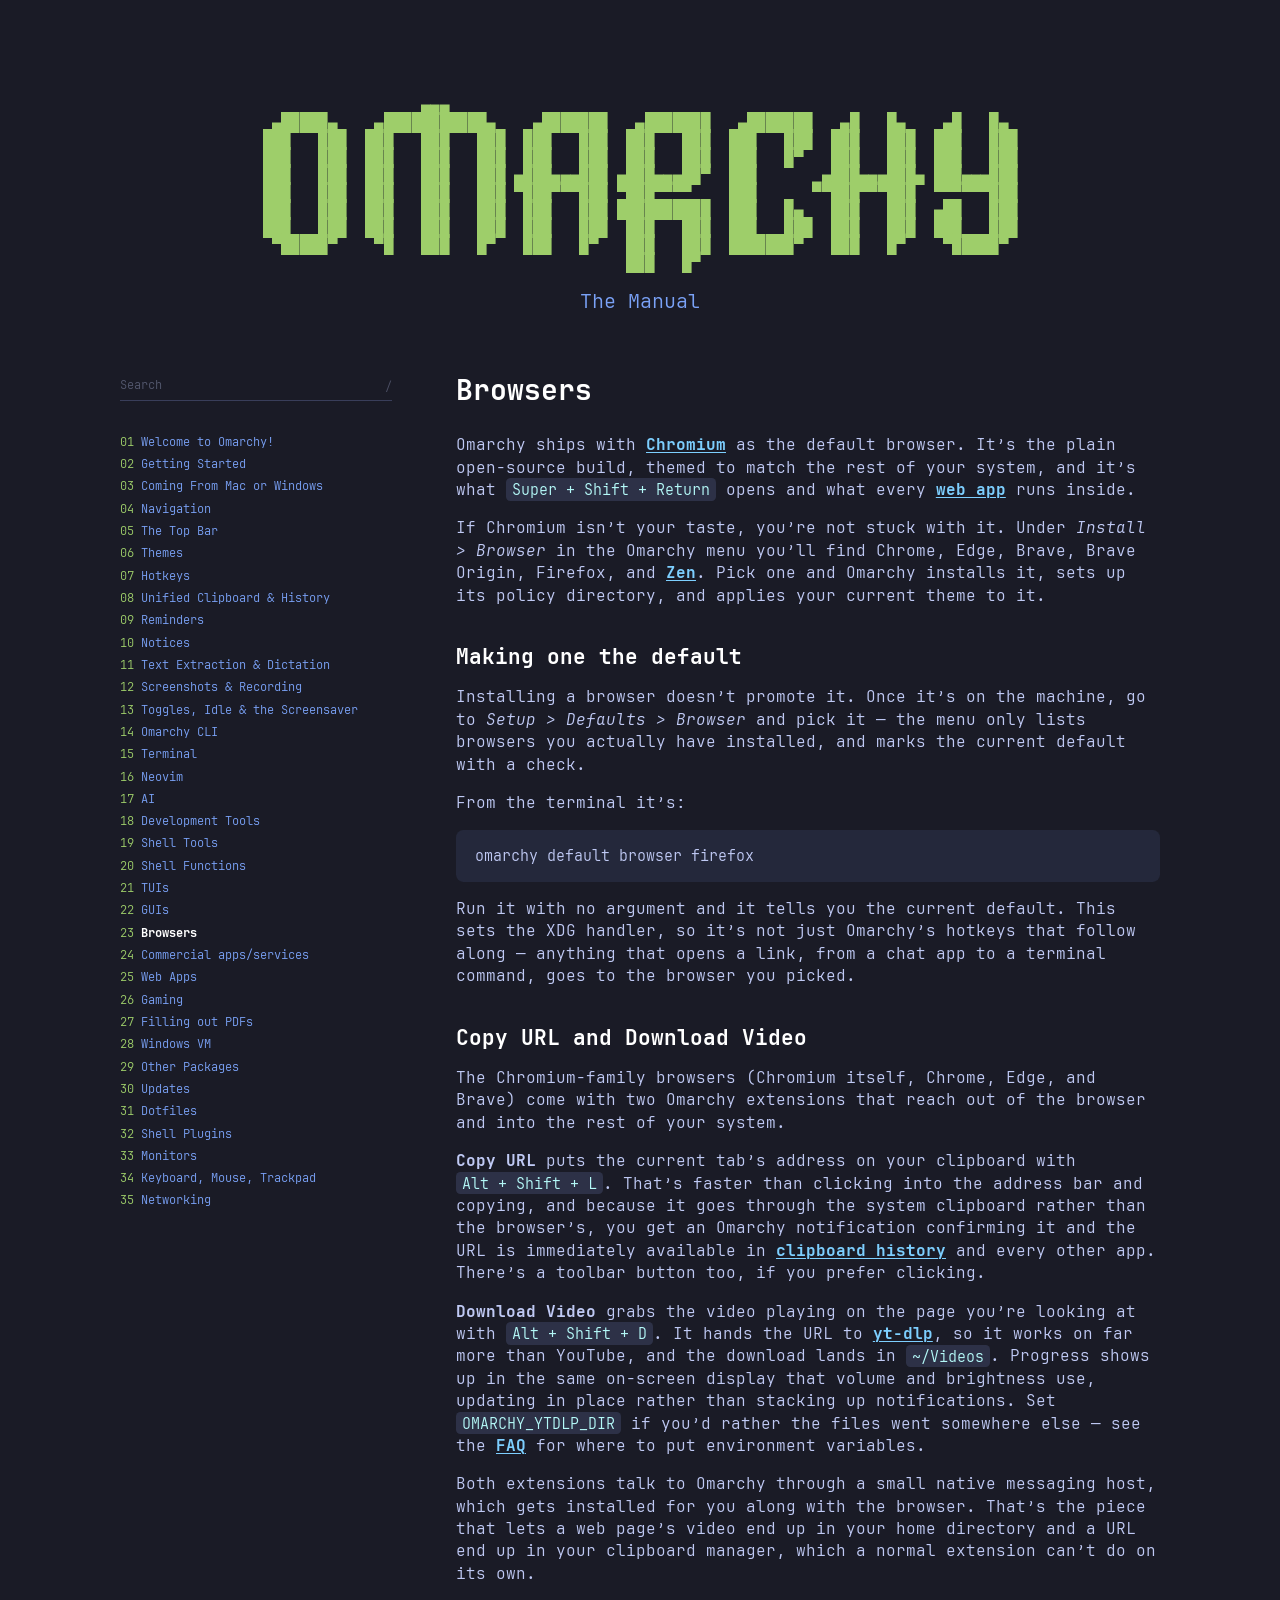
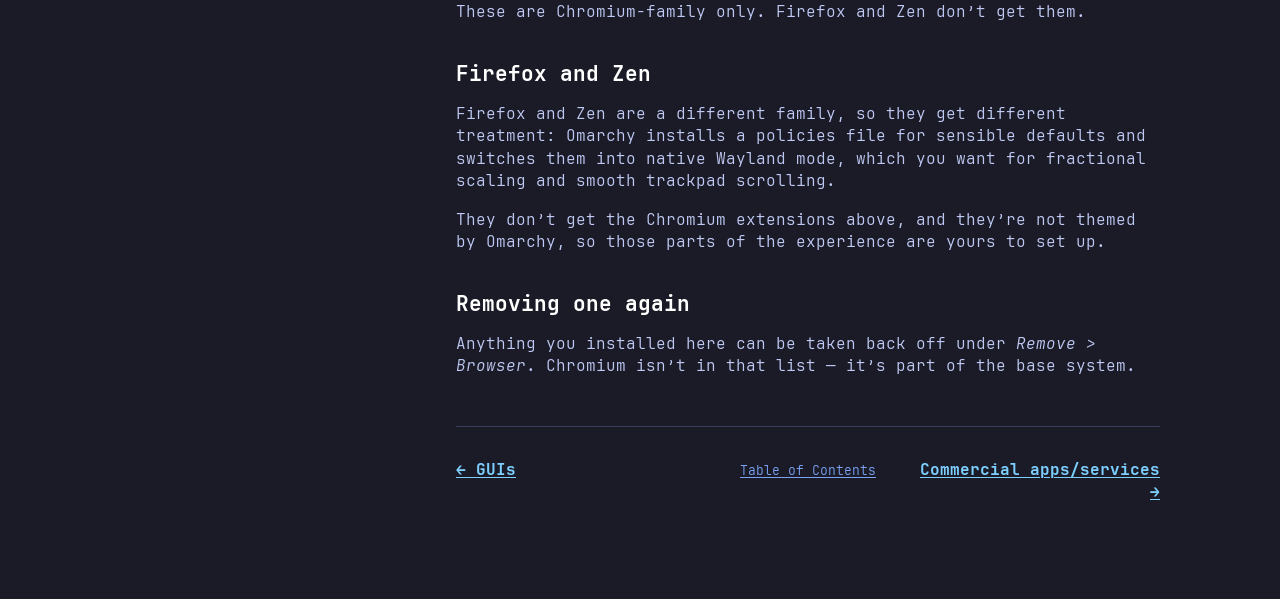
<file: manual/browsers/index.html>
<!doctype html>

<html lang="en">
  <head>
    <title>Browsers — The Omarchy Manual</title>

    <meta charset="utf-8">
    <meta name="viewport" content="initial-scale=1, width=device-width">
    <meta name="description" content="Omarchy ships with Chromium as the default browser. It&#39;s the plain open-source build, themed to match the rest of your system, and it&#39;s what Super + Shift +...">

    <meta property="og:site_name" content="Omarchy">
    <meta property="og:title" content="Browsers">
    <meta property="og:description" content="Omarchy ships with Chromium as the default browser. It&#39;s the plain open-source build, themed to match the rest of your system, and it&#39;s what Super + Shift +...">
    <meta property="og:image" content="https://omarchy.org/assets/images/opengraph.png">
    <meta property="og:url" content="https://omarchy.org/manual/browsers/">
    <meta property="og:type" content="article">

    <link rel="icon" href="/assets/images/favicon.png">

    <link rel="stylesheet" type="text/css" href="/assets/css/reset.css">
    <link rel="stylesheet" type="text/css" href="/assets/css/root.css">
    <link rel="stylesheet" type="text/css" href="/assets/css/fonts.css">
    <link rel="stylesheet" type="text/css" href="/assets/css/elements.css">
    <link rel="stylesheet" type="text/css" href="/assets/css/footer.css">
    <link rel="stylesheet" type="text/css" href="/assets/css/header.css">
    <link rel="stylesheet" type="text/css" href="/assets/css/main.css">
    <link rel="stylesheet" type="text/css" href="/assets/css/pre.css">
    <link rel="stylesheet" type="text/css" href="/assets/css/manual.css">
    <link rel="stylesheet" type="text/css" href="/assets/css/search.css">

    <script src="/assets/js/manual.js" type="module"></script>
    <script defer data-domain="omarchy.org" src="https://plausible.io/js/script.js"></script>
  </head>

  <body>
    <div class="pre">
      <a href="/">
<pre>
                 ▄▄▄
 ▄█████▄    ▄███████████▄    ▄███████   ▄███████   ▄███████   ▄█   █▄    ▄█   █▄
███   ███  ███   ███   ███  ███   ███  ███   ███  ███   ███  ███   ███  ███   ███
███   ███  ███   ███   ███  ███   ███  ███   ███  ███   █▀   ███   ███  ███   ███
███   ███  ███   ███   ███ ▄███▄▄▄███ ▄███▄▄▄██▀  ███       ▄███▄▄▄███▄ ███▄▄▄███
███   ███  ███   ███   ███ ▀███▀▀▀███ ▀███▀▀▀▀    ███      ▀▀███▀▀▀███  ▀▀▀▀▀▀███
███   ███  ███   ███   ███  ███   ███ ██████████  ███   █▄   ███   ███  ▄██   ███
███   ███  ███   ███   ███  ███   ███  ███   ███  ███   ███  ███   ███  ███   ███
 ▀█████▀    ▀█   ███   █▀   ███   █▀   ███   ███  ███████▀   ███   █▀    ▀█████▀
                                       ███   █▀
</pre>
      </a>
    </div>

    <header class="header">
      <h1>The Manual</h1>
    </header>

    <main class="main">
  <div class="manual manual--chapter">
    <div class="manual__sidebar">
      <search class="search" hidden>
        <div class="search__field">
          <input class="search__input" id="search" type="search" role="combobox"
                 placeholder="Search" aria-label="Search the manual"
                 aria-controls="search-results" aria-expanded="false" aria-autocomplete="list"
                 autocomplete="off" autocapitalize="off" spellcheck="false">
          <kbd class="search__shortcut">/</kbd>
        </div>

        <div class="search__results" id="search-results" role="listbox" aria-label="Search results" hidden></div>
      </search>
      <nav class="manual__toc" aria-label="Chapters">
        <ol>
          <li><a href="/manual/">Welcome to Omarchy!</a></li>
          <li><a href="/manual/getting-started/">Getting Started</a></li>
          <li><a href="/manual/coming-from-mac-or-windows/">Coming From Mac or Windows</a></li>
          <li><a href="/manual/navigation/">Navigation</a></li>
          <li><a href="/manual/the-top-bar/">The Top Bar</a></li>
          <li><a href="/manual/themes/">Themes</a></li>
          <li><a href="/manual/hotkeys/">Hotkeys</a></li>
          <li><a href="/manual/unified-clipboard-history/">Unified Clipboard &amp; History</a></li>
          <li><a href="/manual/reminders/">Reminders</a></li>
          <li><a href="/manual/notices/">Notices</a></li>
          <li><a href="/manual/text-extraction-dictation/">Text Extraction &amp; Dictation</a></li>
          <li><a href="/manual/screenshots-recording/">Screenshots &amp; Recording</a></li>
          <li><a href="/manual/toggles-idle-screensaver/">Toggles, Idle &amp; the Screensaver</a></li>
          <li><a href="/manual/omarchy-cli/">Omarchy CLI</a></li>
          <li><a href="/manual/terminal/">Terminal</a></li>
          <li><a href="/manual/neovim/">Neovim</a></li>
          <li><a href="/manual/ai/">AI</a></li>
          <li><a href="/manual/development-tools/">Development Tools</a></li>
          <li><a href="/manual/shell-tools/">Shell Tools</a></li>
          <li><a href="/manual/shell-functions/">Shell Functions</a></li>
          <li><a href="/manual/tuis/">TUIs</a></li>
          <li><a href="/manual/guis/">GUIs</a></li>
          <li><a href="/manual/browsers/" aria-current="page">Browsers</a></li>
          <li><a href="/manual/commercial-apps-services/">Commercial apps/services</a></li>
          <li><a href="/manual/web-apps/">Web Apps</a></li>
          <li><a href="/manual/gaming/">Gaming</a></li>
          <li><a href="/manual/filling-out-pdfs/">Filling out PDFs</a></li>
          <li><a href="/manual/windows-vm/">Windows VM</a></li>
          <li><a href="/manual/other-packages/">Other Packages</a></li>
          <li><a href="/manual/updates/">Updates</a></li>
          <li><a href="/manual/dotfiles/">Dotfiles</a></li>
          <li><a href="/manual/shell-plugins/">Shell Plugins</a></li>
          <li><a href="/manual/monitors/">Monitors</a></li>
          <li><a href="/manual/keyboard-mouse-trackpad/">Keyboard, Mouse, Trackpad</a></li>
          <li><a href="/manual/networking/">Networking</a></li>
          <li><a href="/manual/system-sleep/">System sleep</a></li>
          <li><a href="/manual/hardware-authentication/">Hardware authentication</a></li>
          <li><a href="/manual/fonts/">Fonts</a></li>
          <li><a href="/manual/backgrounds/">Backgrounds</a></li>
          <li><a href="/manual/prompt/">Prompt</a></li>
          <li><a href="/manual/branding/">Branding</a></li>
          <li><a href="/manual/common-tweaks/">Common tweaks</a></li>
          <li><a href="/manual/making-your-own-theme/">Making your own theme</a></li>
          <li><a href="/manual/mac-support/">Mac support</a></li>
          <li><a href="/manual/troubleshooting/">Troubleshooting</a></li>
          <li><a href="/manual/faq/">FAQ</a></li>
          <li><a href="/manual/system-snapshots/">System snapshots</a></li>
          <li><a href="/manual/security/">Security</a></li>
          <li><a href="/manual/omarchy-on/">Omarchy on...</a></li>
          <li><a href="/manual/dual-boot-install/">Dual Boot Install</a></li>
          <li><a href="/manual/unattended-installs/">Unattended Installs</a></li>
        </ol>
      </nav>
    </div>

    <article class="manual__content">
      <h1>Browsers</h1>
<p>Omarchy ships with <a href="https://www.chromium.org/">Chromium</a> as the default browser. It’s the plain open-source build, themed to match the rest of your system, and it’s what <code>Super + Shift + Return</code> opens and what every <a href="../web-apps/">web app</a> runs inside.</p>

<p>If Chromium isn’t your taste, you’re not stuck with it. Under <em>Install &gt; Browser</em> in the Omarchy menu you’ll find Chrome, Edge, Brave, Brave Origin, Firefox, and <a href="https://zen-browser.app/">Zen</a>. Pick one and Omarchy installs it, sets up its policy directory, and applies your current theme to it.</p>

<h2 id="making-one-the-default">Making one the default <a class="manual__heading-link" href="#making-one-the-default" aria-label="Link to this section">#</a></h2>

<p>Installing a browser doesn’t promote it. Once it’s on the machine, go to <em>Setup &gt; Defaults &gt; Browser</em> and pick it — the menu only lists browsers you actually have installed, and marks the current default with a check.</p>

<p>From the terminal it’s:</p>

<pre><code class="language-bash">omarchy default browser firefox
</code></pre>

<p>Run it with no argument and it tells you the current default. This sets the XDG handler, so it’s not just Omarchy’s hotkeys that follow along — anything that opens a link, from a chat app to a terminal command, goes to the browser you picked.</p>

<h2 id="copy-url-and-download-video">Copy URL and Download Video <a class="manual__heading-link" href="#copy-url-and-download-video" aria-label="Link to this section">#</a></h2>

<p>The Chromium-family browsers (Chromium itself, Chrome, Edge, and Brave) come with two Omarchy extensions that reach out of the browser and into the rest of your system.</p>

<p><strong>Copy URL</strong> puts the current tab’s address on your clipboard with <code>Alt + Shift + L</code>. That’s faster than clicking into the address bar and copying, and because it goes through the system clipboard rather than the browser’s, you get an Omarchy notification confirming it and the URL is immediately available in <a href="../unified-clipboard-history/">clipboard history</a> and every other app. There’s a toolbar button too, if you prefer clicking.</p>

<p><strong>Download Video</strong> grabs the video playing on the page you’re looking at with <code>Alt + Shift + D</code>. It hands the URL to <a href="https://github.com/yt-dlp/yt-dlp">yt-dlp</a>, so it works on far more than YouTube, and the download lands in <code>~/Videos</code>. Progress shows up in the same on-screen display that volume and brightness use, updating in place rather than stacking up notifications. Set <code>OMARCHY_YTDLP_DIR</code> if you’d rather the files went somewhere else — see the <a href="../faq/">FAQ</a> for where to put environment variables.</p>

<p>Both extensions talk to Omarchy through a small native messaging host, which gets installed for you along with the browser. That’s the piece that lets a web page’s video end up in your home directory and a URL end up in your clipboard manager, which a normal extension can’t do on its own.</p>

<p>These are Chromium-family only. Firefox and Zen don’t get them.</p>

<h2 id="firefox-and-zen">Firefox and Zen <a class="manual__heading-link" href="#firefox-and-zen" aria-label="Link to this section">#</a></h2>

<p>Firefox and Zen are a different family, so they get different treatment: Omarchy installs a policies file for sensible defaults and switches them into native Wayland mode, which you want for fractional scaling and smooth trackpad scrolling.</p>

<p>They don’t get the Chromium extensions above, and they’re not themed by Omarchy, so those parts of the experience are yours to set up.</p>

<h2 id="removing-one-again">Removing one again <a class="manual__heading-link" href="#removing-one-again" aria-label="Link to this section">#</a></h2>

<p>Anything you installed here can be taken back off under <em>Remove &gt; Browser</em>. Chromium isn’t in that list — it’s part of the base system.</p>

      <nav class="manual__pagination">
        <a class="manual__pagination-previous" href="/manual/guis/" rel="prev">← GUIs</a>
        <a class="manual__pagination-contents" href="/manual/toc/">Table of Contents</a>
        <a class="manual__pagination-next" href="/manual/commercial-apps-services/" rel="next">Commercial apps/services →</a>
      </nav>
    </article>
  </div>
    </main>

  </body>
</html>
</file>
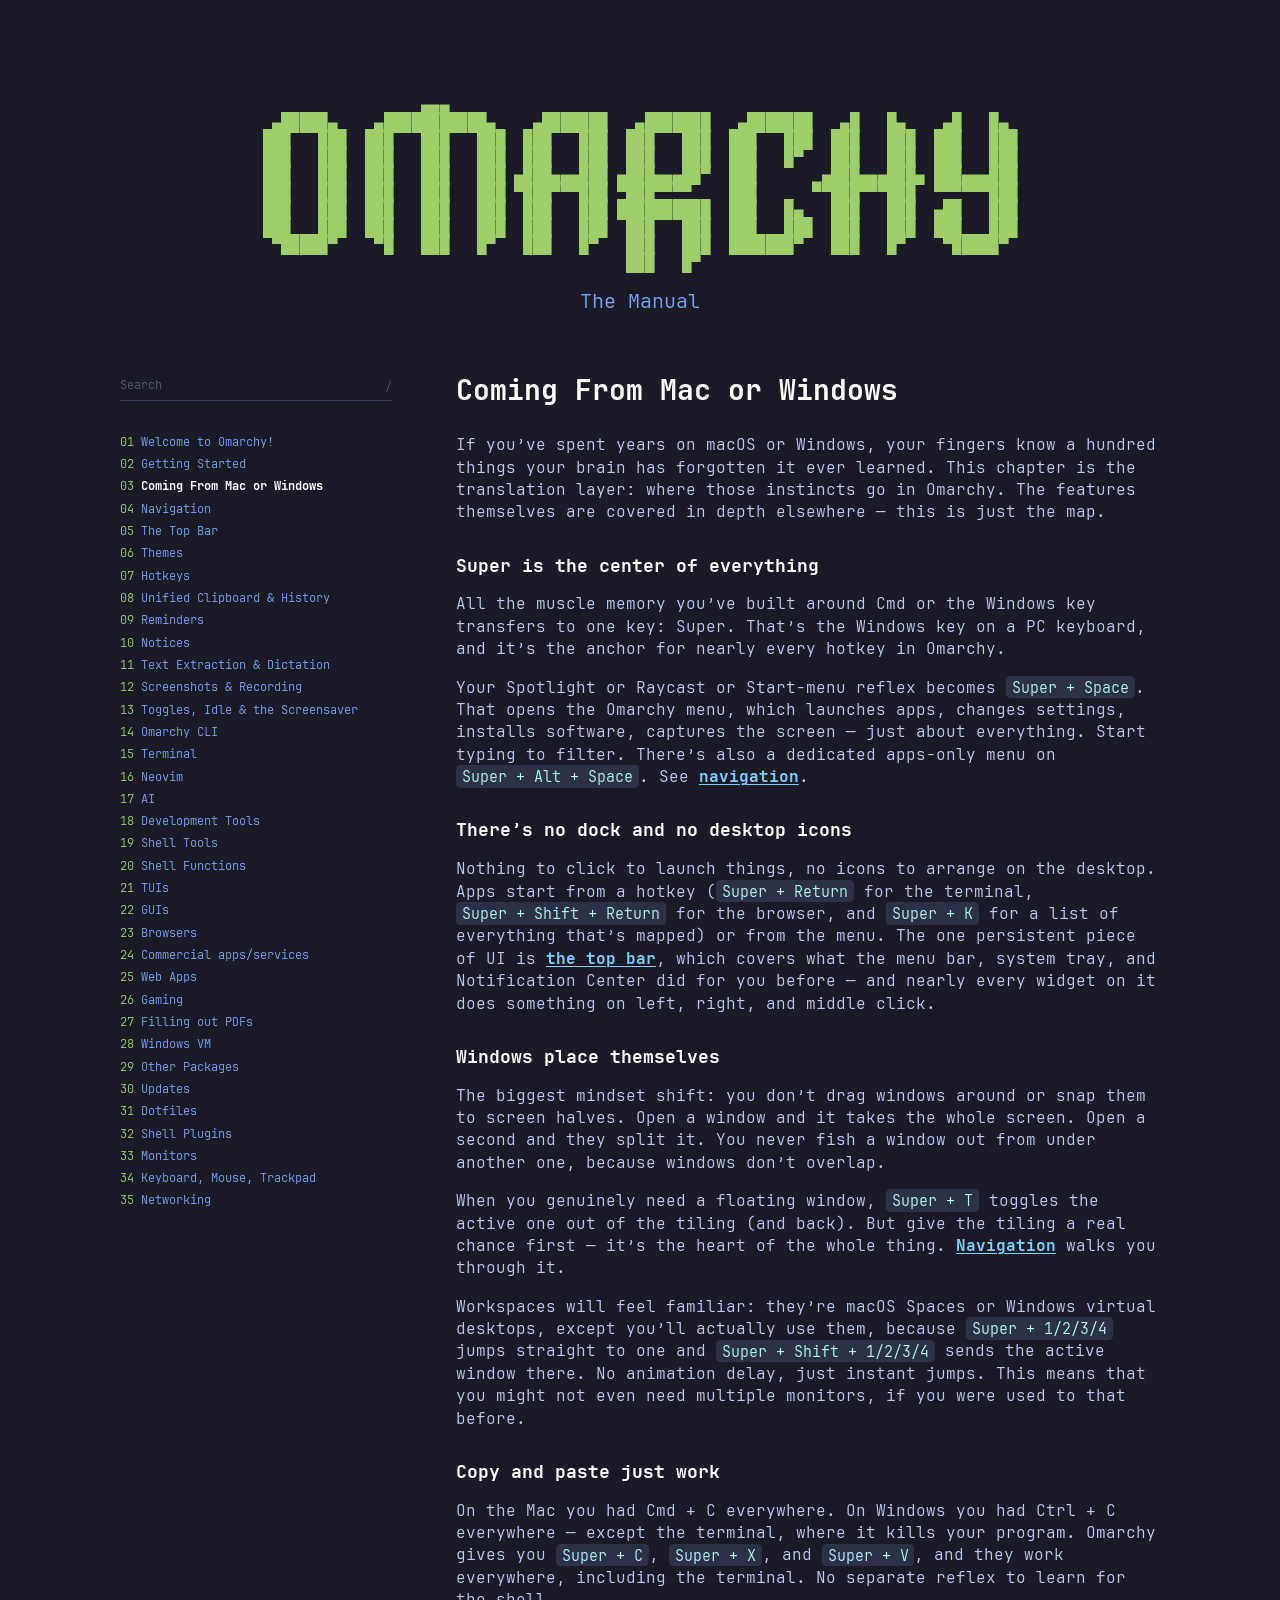
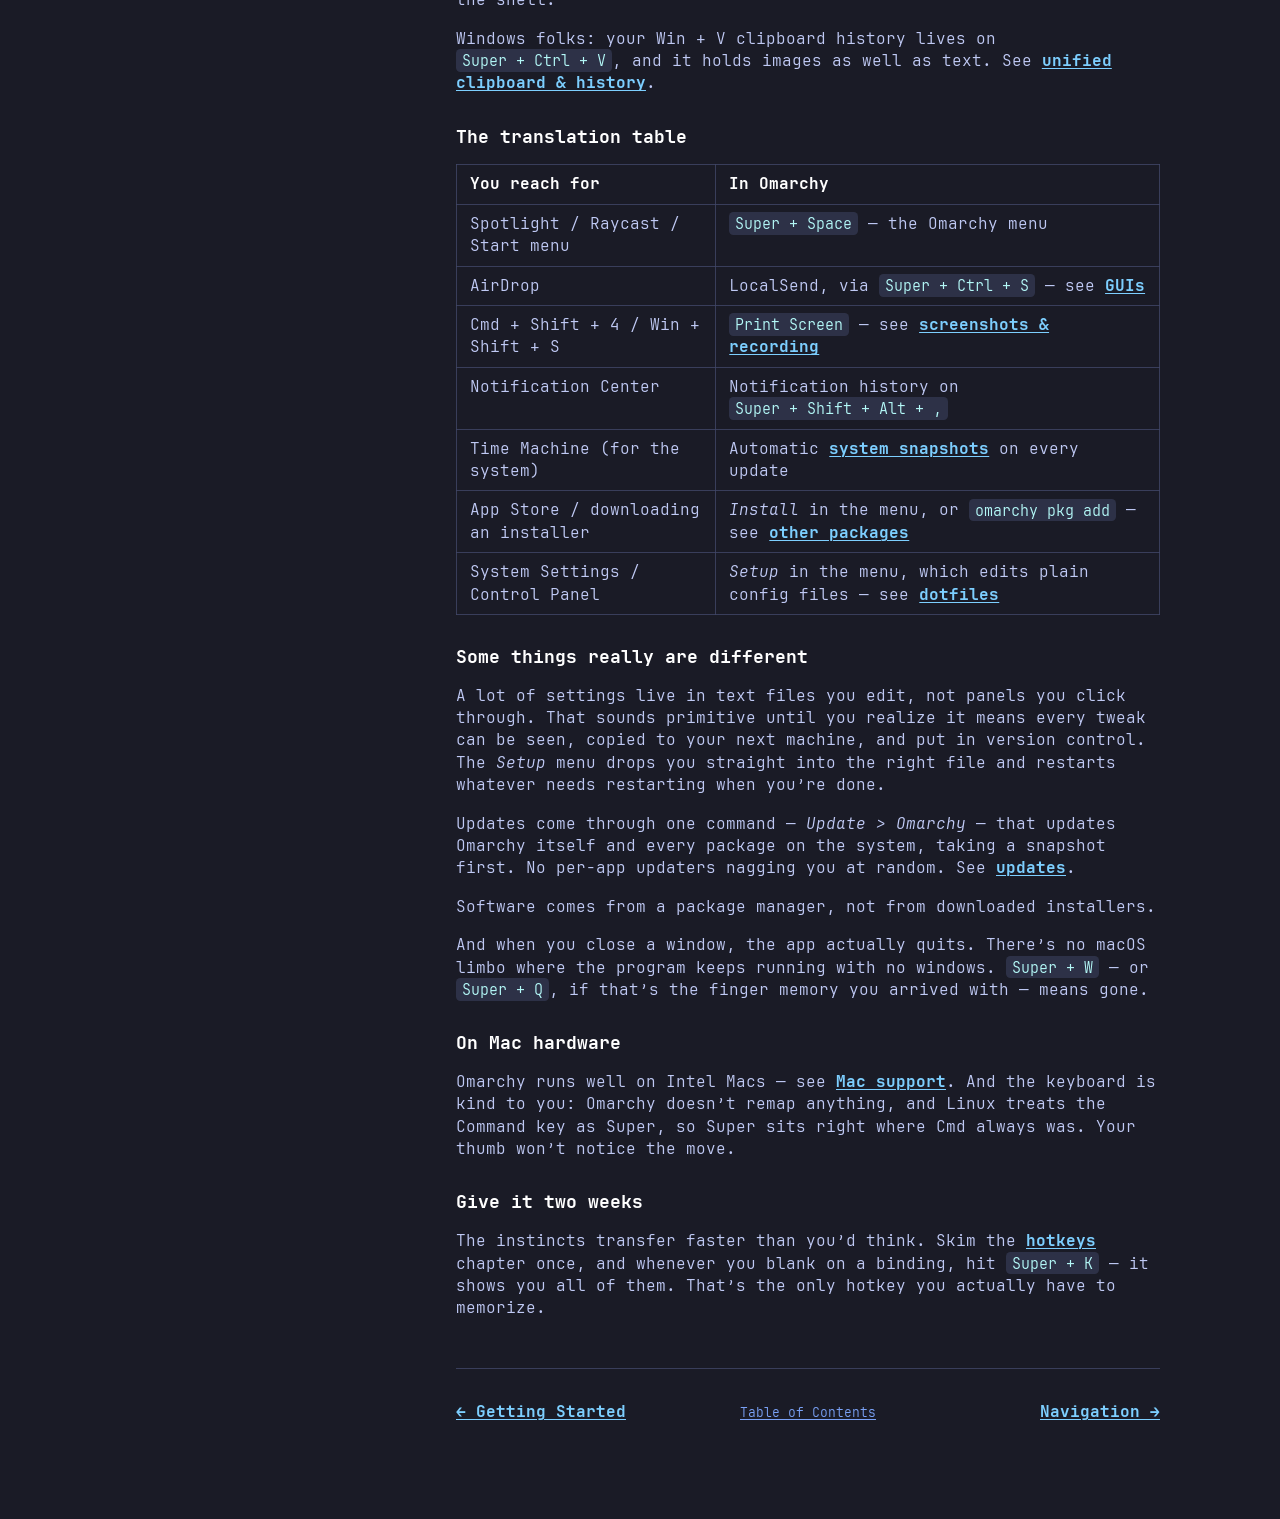
<file: manual/coming-from-mac-or-windows/index.html>
<!doctype html>

<html lang="en">
  <head>
    <title>Coming From Mac or Windows — The Omarchy Manual</title>

    <meta charset="utf-8">
    <meta name="viewport" content="initial-scale=1, width=device-width">
    <meta name="description" content="If you&#39;ve spent years on macOS or Windows, your fingers know a hundred things your brain has forgotten it ever learned. This chapter is the translation...">

    <meta property="og:site_name" content="Omarchy">
    <meta property="og:title" content="Coming From Mac or Windows">
    <meta property="og:description" content="If you&#39;ve spent years on macOS or Windows, your fingers know a hundred things your brain has forgotten it ever learned. This chapter is the translation...">
    <meta property="og:image" content="https://omarchy.org/assets/images/opengraph.png">
    <meta property="og:url" content="https://omarchy.org/manual/coming-from-mac-or-windows/">
    <meta property="og:type" content="article">

    <link rel="icon" href="/assets/images/favicon.png">

    <link rel="stylesheet" type="text/css" href="/assets/css/reset.css">
    <link rel="stylesheet" type="text/css" href="/assets/css/root.css">
    <link rel="stylesheet" type="text/css" href="/assets/css/fonts.css">
    <link rel="stylesheet" type="text/css" href="/assets/css/elements.css">
    <link rel="stylesheet" type="text/css" href="/assets/css/footer.css">
    <link rel="stylesheet" type="text/css" href="/assets/css/header.css">
    <link rel="stylesheet" type="text/css" href="/assets/css/main.css">
    <link rel="stylesheet" type="text/css" href="/assets/css/pre.css">
    <link rel="stylesheet" type="text/css" href="/assets/css/manual.css">
    <link rel="stylesheet" type="text/css" href="/assets/css/search.css">

    <script src="/assets/js/manual.js" type="module"></script>
    <script defer data-domain="omarchy.org" src="https://plausible.io/js/script.js"></script>
  </head>

  <body>
    <div class="pre">
      <a href="/">
<pre>
                 ▄▄▄
 ▄█████▄    ▄███████████▄    ▄███████   ▄███████   ▄███████   ▄█   █▄    ▄█   █▄
███   ███  ███   ███   ███  ███   ███  ███   ███  ███   ███  ███   ███  ███   ███
███   ███  ███   ███   ███  ███   ███  ███   ███  ███   █▀   ███   ███  ███   ███
███   ███  ███   ███   ███ ▄███▄▄▄███ ▄███▄▄▄██▀  ███       ▄███▄▄▄███▄ ███▄▄▄███
███   ███  ███   ███   ███ ▀███▀▀▀███ ▀███▀▀▀▀    ███      ▀▀███▀▀▀███  ▀▀▀▀▀▀███
███   ███  ███   ███   ███  ███   ███ ██████████  ███   █▄   ███   ███  ▄██   ███
███   ███  ███   ███   ███  ███   ███  ███   ███  ███   ███  ███   ███  ███   ███
 ▀█████▀    ▀█   ███   █▀   ███   █▀   ███   ███  ███████▀   ███   █▀    ▀█████▀
                                       ███   █▀
</pre>
      </a>
    </div>

    <header class="header">
      <h1>The Manual</h1>
    </header>

    <main class="main">
  <div class="manual manual--chapter">
    <div class="manual__sidebar">
      <search class="search" hidden>
        <div class="search__field">
          <input class="search__input" id="search" type="search" role="combobox"
                 placeholder="Search" aria-label="Search the manual"
                 aria-controls="search-results" aria-expanded="false" aria-autocomplete="list"
                 autocomplete="off" autocapitalize="off" spellcheck="false">
          <kbd class="search__shortcut">/</kbd>
        </div>

        <div class="search__results" id="search-results" role="listbox" aria-label="Search results" hidden></div>
      </search>
      <nav class="manual__toc" aria-label="Chapters">
        <ol>
          <li><a href="/manual/">Welcome to Omarchy!</a></li>
          <li><a href="/manual/getting-started/">Getting Started</a></li>
          <li><a href="/manual/coming-from-mac-or-windows/" aria-current="page">Coming From Mac or Windows</a></li>
          <li><a href="/manual/navigation/">Navigation</a></li>
          <li><a href="/manual/the-top-bar/">The Top Bar</a></li>
          <li><a href="/manual/themes/">Themes</a></li>
          <li><a href="/manual/hotkeys/">Hotkeys</a></li>
          <li><a href="/manual/unified-clipboard-history/">Unified Clipboard &amp; History</a></li>
          <li><a href="/manual/reminders/">Reminders</a></li>
          <li><a href="/manual/notices/">Notices</a></li>
          <li><a href="/manual/text-extraction-dictation/">Text Extraction &amp; Dictation</a></li>
          <li><a href="/manual/screenshots-recording/">Screenshots &amp; Recording</a></li>
          <li><a href="/manual/toggles-idle-screensaver/">Toggles, Idle &amp; the Screensaver</a></li>
          <li><a href="/manual/omarchy-cli/">Omarchy CLI</a></li>
          <li><a href="/manual/terminal/">Terminal</a></li>
          <li><a href="/manual/neovim/">Neovim</a></li>
          <li><a href="/manual/ai/">AI</a></li>
          <li><a href="/manual/development-tools/">Development Tools</a></li>
          <li><a href="/manual/shell-tools/">Shell Tools</a></li>
          <li><a href="/manual/shell-functions/">Shell Functions</a></li>
          <li><a href="/manual/tuis/">TUIs</a></li>
          <li><a href="/manual/guis/">GUIs</a></li>
          <li><a href="/manual/browsers/">Browsers</a></li>
          <li><a href="/manual/commercial-apps-services/">Commercial apps/services</a></li>
          <li><a href="/manual/web-apps/">Web Apps</a></li>
          <li><a href="/manual/gaming/">Gaming</a></li>
          <li><a href="/manual/filling-out-pdfs/">Filling out PDFs</a></li>
          <li><a href="/manual/windows-vm/">Windows VM</a></li>
          <li><a href="/manual/other-packages/">Other Packages</a></li>
          <li><a href="/manual/updates/">Updates</a></li>
          <li><a href="/manual/dotfiles/">Dotfiles</a></li>
          <li><a href="/manual/shell-plugins/">Shell Plugins</a></li>
          <li><a href="/manual/monitors/">Monitors</a></li>
          <li><a href="/manual/keyboard-mouse-trackpad/">Keyboard, Mouse, Trackpad</a></li>
          <li><a href="/manual/networking/">Networking</a></li>
          <li><a href="/manual/system-sleep/">System sleep</a></li>
          <li><a href="/manual/hardware-authentication/">Hardware authentication</a></li>
          <li><a href="/manual/fonts/">Fonts</a></li>
          <li><a href="/manual/backgrounds/">Backgrounds</a></li>
          <li><a href="/manual/prompt/">Prompt</a></li>
          <li><a href="/manual/branding/">Branding</a></li>
          <li><a href="/manual/common-tweaks/">Common tweaks</a></li>
          <li><a href="/manual/making-your-own-theme/">Making your own theme</a></li>
          <li><a href="/manual/mac-support/">Mac support</a></li>
          <li><a href="/manual/troubleshooting/">Troubleshooting</a></li>
          <li><a href="/manual/faq/">FAQ</a></li>
          <li><a href="/manual/system-snapshots/">System snapshots</a></li>
          <li><a href="/manual/security/">Security</a></li>
          <li><a href="/manual/omarchy-on/">Omarchy on...</a></li>
          <li><a href="/manual/dual-boot-install/">Dual Boot Install</a></li>
          <li><a href="/manual/unattended-installs/">Unattended Installs</a></li>
        </ol>
      </nav>
    </div>

    <article class="manual__content">
      <h1>Coming From Mac or Windows</h1>
<p>If you’ve spent years on macOS or Windows, your fingers know a hundred things your brain has forgotten it ever learned. This chapter is the translation layer: where those instincts go in Omarchy. The features themselves are covered in depth elsewhere — this is just the map.</p>

<h3 id="super-is-the-center-of-everything">Super is the center of everything <a class="manual__heading-link" href="#super-is-the-center-of-everything" aria-label="Link to this section">#</a></h3>

<p>All the muscle memory you’ve built around Cmd or the Windows key transfers to one key: Super. That’s the Windows key on a PC keyboard, and it’s the anchor for nearly every hotkey in Omarchy.</p>

<p>Your Spotlight or Raycast or Start-menu reflex becomes <code>Super + Space</code>. That opens the Omarchy menu, which launches apps, changes settings, installs software, captures the screen — just about everything. Start typing to filter. There’s also a dedicated apps-only menu on <code>Super + Alt + Space</code>. See <a href="../navigation/">navigation</a>.</p>

<h3 id="theres-no-dock-and-no-desktop-icons">There’s no dock and no desktop icons <a class="manual__heading-link" href="#theres-no-dock-and-no-desktop-icons" aria-label="Link to this section">#</a></h3>

<p>Nothing to click to launch things, no icons to arrange on the desktop. Apps start from a hotkey (<code>Super + Return</code> for the terminal, <code>Super + Shift + Return</code> for the browser, and <code>Super + K</code> for a list of everything that’s mapped) or from the menu. The one persistent piece of UI is <a href="../the-top-bar/">the top bar</a>, which covers what the menu bar, system tray, and Notification Center did for you before — and nearly every widget on it does something on left, right, and middle click.</p>

<h3 id="windows-place-themselves">Windows place themselves <a class="manual__heading-link" href="#windows-place-themselves" aria-label="Link to this section">#</a></h3>

<p>The biggest mindset shift: you don’t drag windows around or snap them to screen halves. Open a window and it takes the whole screen. Open a second and they split it. You never fish a window out from under another one, because windows don’t overlap.</p>

<p>When you genuinely need a floating window, <code>Super + T</code> toggles the active one out of the tiling (and back). But give the tiling a real chance first — it’s the heart of the whole thing. <a href="../navigation/">Navigation</a> walks you through it.</p>

<p>Workspaces will feel familiar: they’re macOS Spaces or Windows virtual desktops, except you’ll actually use them, because <code>Super + 1/2/3/4</code> jumps straight to one and <code>Super + Shift + 1/2/3/4</code> sends the active window there. No animation delay, just instant jumps. This means that you might not even need multiple monitors, if you were used to that before.</p>

<h3 id="copy-and-paste-just-work">Copy and paste just work <a class="manual__heading-link" href="#copy-and-paste-just-work" aria-label="Link to this section">#</a></h3>

<p>On the Mac you had Cmd + C everywhere. On Windows you had Ctrl + C everywhere — except the terminal, where it kills your program. Omarchy gives you <code>Super + C</code>, <code>Super + X</code>, and <code>Super + V</code>, and they work everywhere, including the terminal. No separate reflex to learn for the shell.</p>

<p>Windows folks: your Win + V clipboard history lives on <code>Super + Ctrl + V</code>, and it holds images as well as text. See <a href="../unified-clipboard-history/">unified clipboard &amp; history</a>.</p>

<h3 id="the-translation-table">The translation table <a class="manual__heading-link" href="#the-translation-table" aria-label="Link to this section">#</a></h3>

<table>
  <thead>
    <tr>
      <th>You reach for</th>
      <th>In Omarchy</th>
    </tr>
  </thead>
  <tbody>
    <tr>
      <td>Spotlight / Raycast / Start menu</td>
      <td><code>Super + Space</code> — the Omarchy menu</td>
    </tr>
    <tr>
      <td>AirDrop</td>
      <td>LocalSend, via <code>Super + Ctrl + S</code> — see <a href="../guis/">GUIs</a></td>
    </tr>
    <tr>
      <td>Cmd + Shift + 4 / Win + Shift + S</td>
      <td><code>Print Screen</code> — see <a href="../screenshots-recording/">screenshots &amp; recording</a></td>
    </tr>
    <tr>
      <td>Notification Center</td>
      <td>Notification history on <code>Super + Shift + Alt + ,</code></td>
    </tr>
    <tr>
      <td>Time Machine (for the system)</td>
      <td>Automatic <a href="../system-snapshots/">system snapshots</a> on every update</td>
    </tr>
    <tr>
      <td>App Store / downloading an installer</td>
      <td><em>Install</em> in the menu, or <code>omarchy pkg add</code> — see <a href="../other-packages/">other packages</a></td>
    </tr>
    <tr>
      <td>System Settings / Control Panel</td>
      <td><em>Setup</em> in the menu, which edits plain config files — see <a href="../dotfiles/">dotfiles</a></td>
    </tr>
  </tbody>
</table>

<h3 id="some-things-really-are-different">Some things really are different <a class="manual__heading-link" href="#some-things-really-are-different" aria-label="Link to this section">#</a></h3>

<p>A lot of settings live in text files you edit, not panels you click through. That sounds primitive until you realize it means every tweak can be seen, copied to your next machine, and put in version control. The <em>Setup</em> menu drops you straight into the right file and restarts whatever needs restarting when you’re done.</p>

<p>Updates come through one command — <em>Update &gt; Omarchy</em> — that updates Omarchy itself and every package on the system, taking a snapshot first. No per-app updaters nagging you at random. See <a href="../updates/">updates</a>.</p>

<p>Software comes from a package manager, not from downloaded installers.</p>

<p>And when you close a window, the app actually quits. There’s no macOS limbo where the program keeps running with no windows. <code>Super + W</code> — or <code>Super + Q</code>, if that’s the finger memory you arrived with — means gone.</p>

<h3 id="on-mac-hardware">On Mac hardware <a class="manual__heading-link" href="#on-mac-hardware" aria-label="Link to this section">#</a></h3>

<p>Omarchy runs well on Intel Macs — see <a href="../mac-support/">Mac support</a>. And the keyboard is kind to you: Omarchy doesn’t remap anything, and Linux treats the Command key as Super, so Super sits right where Cmd always was. Your thumb won’t notice the move.</p>

<h3 id="give-it-two-weeks">Give it two weeks <a class="manual__heading-link" href="#give-it-two-weeks" aria-label="Link to this section">#</a></h3>

<p>The instincts transfer faster than you’d think. Skim the <a href="../hotkeys/">hotkeys</a> chapter once, and whenever you blank on a binding, hit <code>Super + K</code> — it shows you all of them. That’s the only hotkey you actually have to memorize.</p>

      <nav class="manual__pagination">
        <a class="manual__pagination-previous" href="/manual/getting-started/" rel="prev">← Getting Started</a>
        <a class="manual__pagination-contents" href="/manual/toc/">Table of Contents</a>
        <a class="manual__pagination-next" href="/manual/navigation/" rel="next">Navigation →</a>
      </nav>
    </article>
  </div>
    </main>

  </body>
</html>
</file>
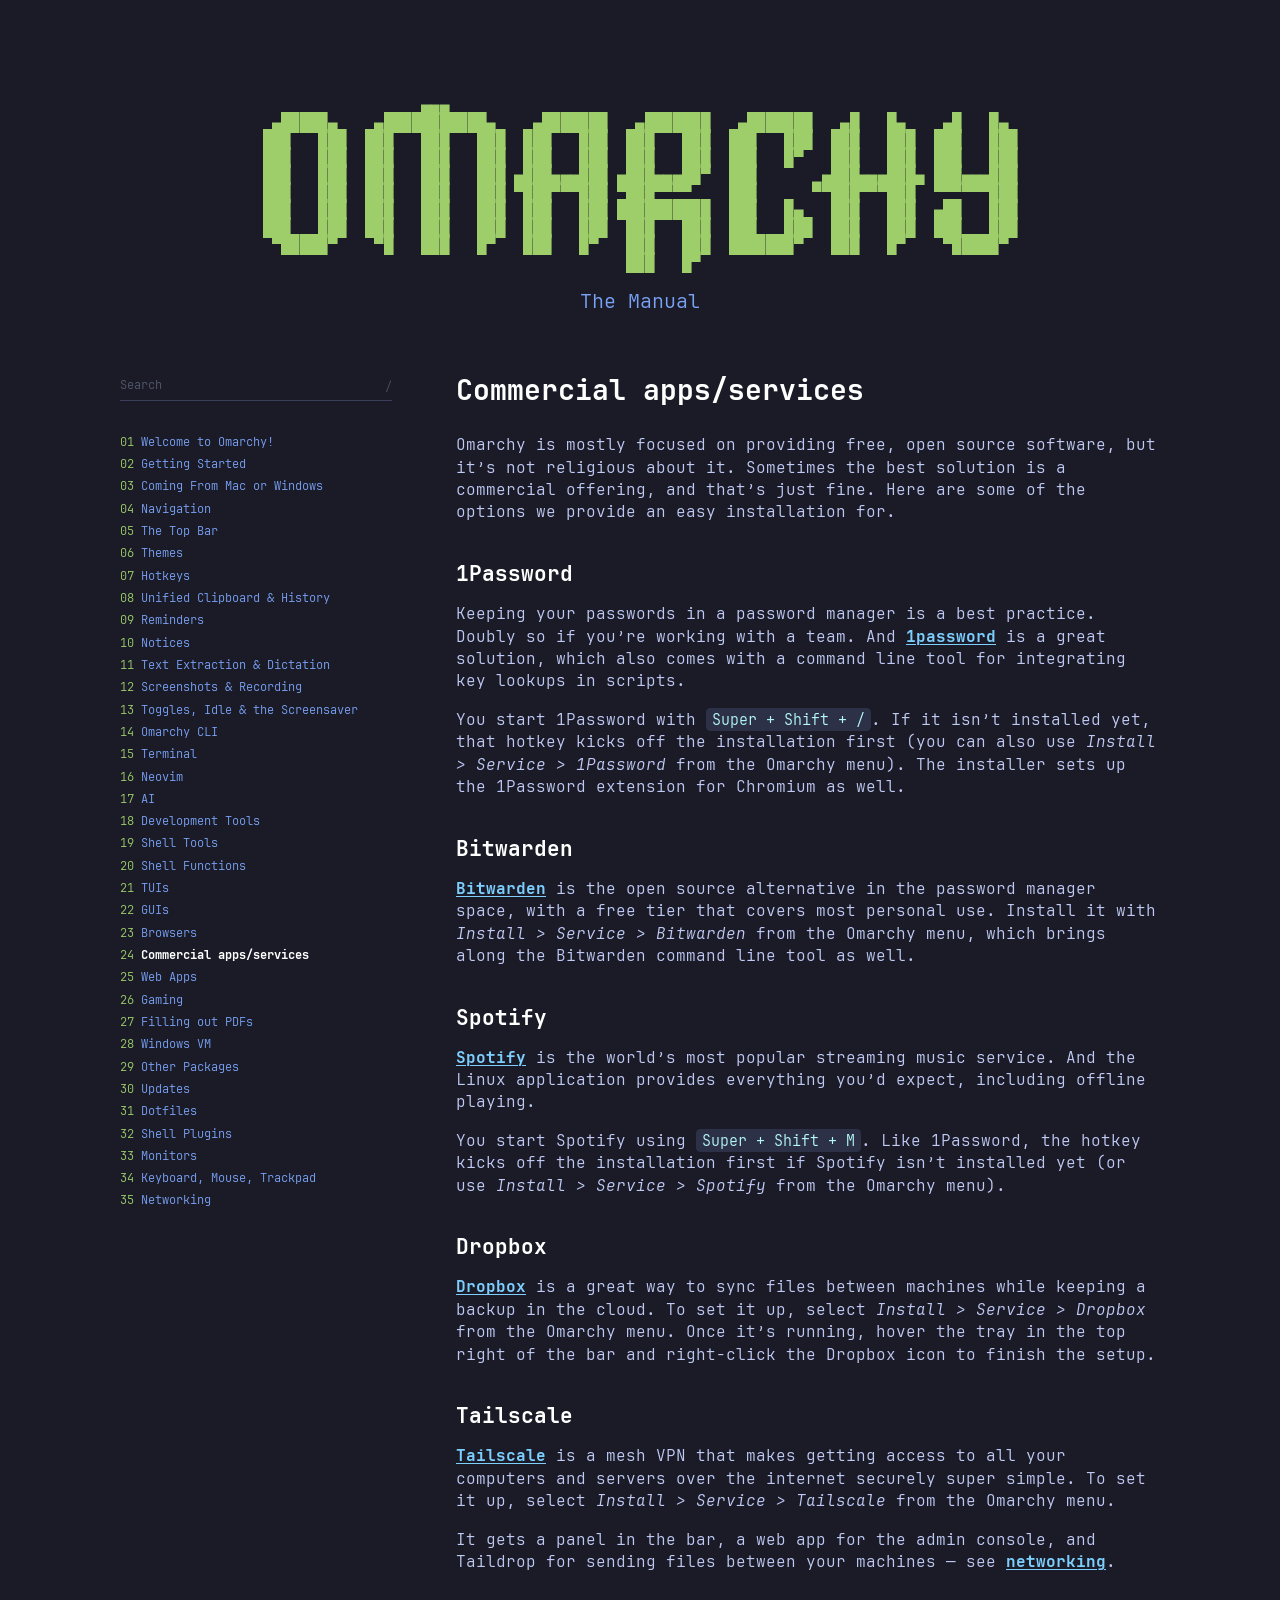
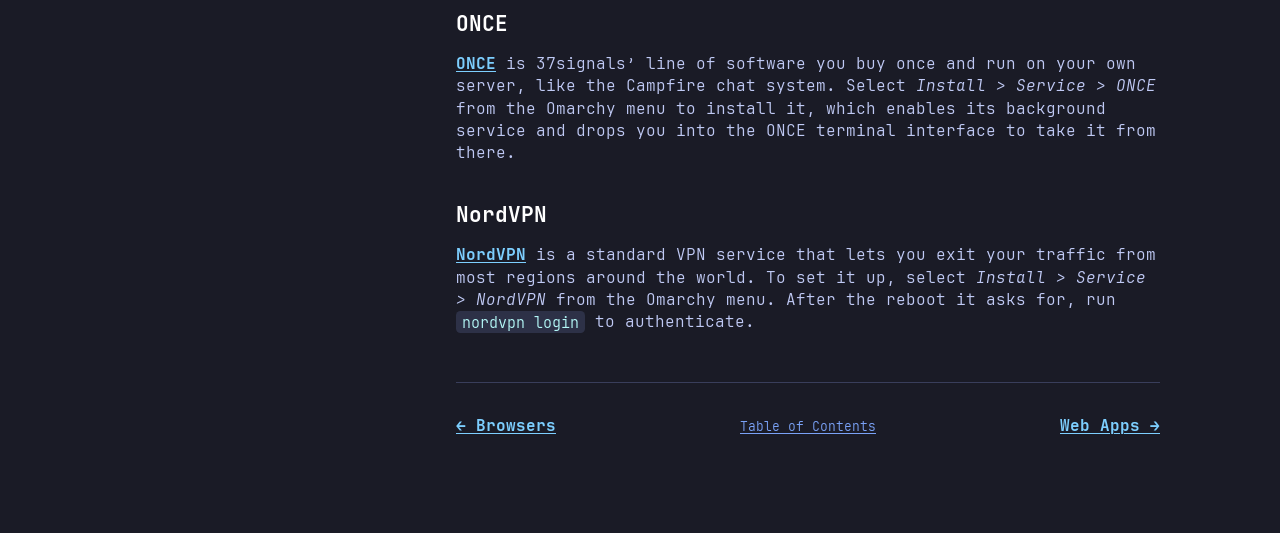
<file: manual/commercial-apps-services/index.html>
<!doctype html>

<html lang="en">
  <head>
    <title>Commercial apps/services — The Omarchy Manual</title>

    <meta charset="utf-8">
    <meta name="viewport" content="initial-scale=1, width=device-width">
    <meta name="description" content="Omarchy is mostly focused on providing free, open source software, but it&#39;s not religious about it. Sometimes the best solution is a commercial offering,...">

    <meta property="og:site_name" content="Omarchy">
    <meta property="og:title" content="Commercial apps/services">
    <meta property="og:description" content="Omarchy is mostly focused on providing free, open source software, but it&#39;s not religious about it. Sometimes the best solution is a commercial offering,...">
    <meta property="og:image" content="https://omarchy.org/assets/images/opengraph.png">
    <meta property="og:url" content="https://omarchy.org/manual/commercial-apps-services/">
    <meta property="og:type" content="article">

    <link rel="icon" href="/assets/images/favicon.png">

    <link rel="stylesheet" type="text/css" href="/assets/css/reset.css">
    <link rel="stylesheet" type="text/css" href="/assets/css/root.css">
    <link rel="stylesheet" type="text/css" href="/assets/css/fonts.css">
    <link rel="stylesheet" type="text/css" href="/assets/css/elements.css">
    <link rel="stylesheet" type="text/css" href="/assets/css/footer.css">
    <link rel="stylesheet" type="text/css" href="/assets/css/header.css">
    <link rel="stylesheet" type="text/css" href="/assets/css/main.css">
    <link rel="stylesheet" type="text/css" href="/assets/css/pre.css">
    <link rel="stylesheet" type="text/css" href="/assets/css/manual.css">
    <link rel="stylesheet" type="text/css" href="/assets/css/search.css">

    <script src="/assets/js/manual.js" type="module"></script>
    <script defer data-domain="omarchy.org" src="https://plausible.io/js/script.js"></script>
  </head>

  <body>
    <div class="pre">
      <a href="/">
<pre>
                 ▄▄▄
 ▄█████▄    ▄███████████▄    ▄███████   ▄███████   ▄███████   ▄█   █▄    ▄█   █▄
███   ███  ███   ███   ███  ███   ███  ███   ███  ███   ███  ███   ███  ███   ███
███   ███  ███   ███   ███  ███   ███  ███   ███  ███   █▀   ███   ███  ███   ███
███   ███  ███   ███   ███ ▄███▄▄▄███ ▄███▄▄▄██▀  ███       ▄███▄▄▄███▄ ███▄▄▄███
███   ███  ███   ███   ███ ▀███▀▀▀███ ▀███▀▀▀▀    ███      ▀▀███▀▀▀███  ▀▀▀▀▀▀███
███   ███  ███   ███   ███  ███   ███ ██████████  ███   █▄   ███   ███  ▄██   ███
███   ███  ███   ███   ███  ███   ███  ███   ███  ███   ███  ███   ███  ███   ███
 ▀█████▀    ▀█   ███   █▀   ███   █▀   ███   ███  ███████▀   ███   █▀    ▀█████▀
                                       ███   █▀
</pre>
      </a>
    </div>

    <header class="header">
      <h1>The Manual</h1>
    </header>

    <main class="main">
  <div class="manual manual--chapter">
    <div class="manual__sidebar">
      <search class="search" hidden>
        <div class="search__field">
          <input class="search__input" id="search" type="search" role="combobox"
                 placeholder="Search" aria-label="Search the manual"
                 aria-controls="search-results" aria-expanded="false" aria-autocomplete="list"
                 autocomplete="off" autocapitalize="off" spellcheck="false">
          <kbd class="search__shortcut">/</kbd>
        </div>

        <div class="search__results" id="search-results" role="listbox" aria-label="Search results" hidden></div>
      </search>
      <nav class="manual__toc" aria-label="Chapters">
        <ol>
          <li><a href="/manual/">Welcome to Omarchy!</a></li>
          <li><a href="/manual/getting-started/">Getting Started</a></li>
          <li><a href="/manual/coming-from-mac-or-windows/">Coming From Mac or Windows</a></li>
          <li><a href="/manual/navigation/">Navigation</a></li>
          <li><a href="/manual/the-top-bar/">The Top Bar</a></li>
          <li><a href="/manual/themes/">Themes</a></li>
          <li><a href="/manual/hotkeys/">Hotkeys</a></li>
          <li><a href="/manual/unified-clipboard-history/">Unified Clipboard &amp; History</a></li>
          <li><a href="/manual/reminders/">Reminders</a></li>
          <li><a href="/manual/notices/">Notices</a></li>
          <li><a href="/manual/text-extraction-dictation/">Text Extraction &amp; Dictation</a></li>
          <li><a href="/manual/screenshots-recording/">Screenshots &amp; Recording</a></li>
          <li><a href="/manual/toggles-idle-screensaver/">Toggles, Idle &amp; the Screensaver</a></li>
          <li><a href="/manual/omarchy-cli/">Omarchy CLI</a></li>
          <li><a href="/manual/terminal/">Terminal</a></li>
          <li><a href="/manual/neovim/">Neovim</a></li>
          <li><a href="/manual/ai/">AI</a></li>
          <li><a href="/manual/development-tools/">Development Tools</a></li>
          <li><a href="/manual/shell-tools/">Shell Tools</a></li>
          <li><a href="/manual/shell-functions/">Shell Functions</a></li>
          <li><a href="/manual/tuis/">TUIs</a></li>
          <li><a href="/manual/guis/">GUIs</a></li>
          <li><a href="/manual/browsers/">Browsers</a></li>
          <li><a href="/manual/commercial-apps-services/" aria-current="page">Commercial apps/services</a></li>
          <li><a href="/manual/web-apps/">Web Apps</a></li>
          <li><a href="/manual/gaming/">Gaming</a></li>
          <li><a href="/manual/filling-out-pdfs/">Filling out PDFs</a></li>
          <li><a href="/manual/windows-vm/">Windows VM</a></li>
          <li><a href="/manual/other-packages/">Other Packages</a></li>
          <li><a href="/manual/updates/">Updates</a></li>
          <li><a href="/manual/dotfiles/">Dotfiles</a></li>
          <li><a href="/manual/shell-plugins/">Shell Plugins</a></li>
          <li><a href="/manual/monitors/">Monitors</a></li>
          <li><a href="/manual/keyboard-mouse-trackpad/">Keyboard, Mouse, Trackpad</a></li>
          <li><a href="/manual/networking/">Networking</a></li>
          <li><a href="/manual/system-sleep/">System sleep</a></li>
          <li><a href="/manual/hardware-authentication/">Hardware authentication</a></li>
          <li><a href="/manual/fonts/">Fonts</a></li>
          <li><a href="/manual/backgrounds/">Backgrounds</a></li>
          <li><a href="/manual/prompt/">Prompt</a></li>
          <li><a href="/manual/branding/">Branding</a></li>
          <li><a href="/manual/common-tweaks/">Common tweaks</a></li>
          <li><a href="/manual/making-your-own-theme/">Making your own theme</a></li>
          <li><a href="/manual/mac-support/">Mac support</a></li>
          <li><a href="/manual/troubleshooting/">Troubleshooting</a></li>
          <li><a href="/manual/faq/">FAQ</a></li>
          <li><a href="/manual/system-snapshots/">System snapshots</a></li>
          <li><a href="/manual/security/">Security</a></li>
          <li><a href="/manual/omarchy-on/">Omarchy on...</a></li>
          <li><a href="/manual/dual-boot-install/">Dual Boot Install</a></li>
          <li><a href="/manual/unattended-installs/">Unattended Installs</a></li>
        </ol>
      </nav>
    </div>

    <article class="manual__content">
      <h1>Commercial apps/services</h1>
<p>Omarchy is mostly focused on providing free, open source software, but it’s not religious about it. Sometimes the best solution is a commercial offering, and that’s just fine. Here are some of the options we provide an easy installation for.</p>

<h2 id="1password">1Password <a class="manual__heading-link" href="#1password" aria-label="Link to this section">#</a></h2>

<p>Keeping your passwords in a password manager is a best practice. Doubly so if you’re working with a team. And <a href="https://1password.com/">1password</a> is a great solution, which also comes with a command line tool for integrating key lookups in scripts.</p>

<p>You start 1Password with <code>Super + Shift + /</code>. If it isn’t installed yet, that hotkey kicks off the installation first (you can also use <em>Install &gt; Service &gt; 1Password</em> from the Omarchy menu). The installer sets up the 1Password extension for Chromium as well.</p>

<h2 id="bitwarden">Bitwarden <a class="manual__heading-link" href="#bitwarden" aria-label="Link to this section">#</a></h2>

<p><a href="https://bitwarden.com/">Bitwarden</a> is the open source alternative in the password manager space, with a free tier that covers most personal use. Install it with <em>Install &gt; Service &gt; Bitwarden</em> from the Omarchy menu, which brings along the Bitwarden command line tool as well.</p>

<h2 id="spotify">Spotify <a class="manual__heading-link" href="#spotify" aria-label="Link to this section">#</a></h2>

<p><a href="https://spotify.com/">Spotify</a> is the world’s most popular streaming music service. And the Linux application provides everything you’d expect, including offline playing.</p>

<p>You start Spotify using <code>Super + Shift + M</code>. Like 1Password, the hotkey kicks off the installation first if Spotify isn’t installed yet (or use <em>Install &gt; Service &gt; Spotify</em> from the Omarchy menu).</p>

<h2 id="dropbox">Dropbox <a class="manual__heading-link" href="#dropbox" aria-label="Link to this section">#</a></h2>

<p><a href="https://www.dropbox.com/">Dropbox</a> is a great way to sync files between machines while keeping a backup in the cloud. To set it up, select <em>Install &gt; Service &gt; Dropbox</em> from the Omarchy menu. Once it’s running, hover the tray in the top right of the bar and right-click the Dropbox icon to finish the setup.</p>

<h2 id="tailscale">Tailscale <a class="manual__heading-link" href="#tailscale" aria-label="Link to this section">#</a></h2>

<p><a href="https://tailscale.com/">Tailscale</a> is a mesh VPN that makes getting access to all your computers and servers over the internet securely super simple. To set it up, select <em>Install &gt; Service &gt; Tailscale</em> from the Omarchy menu.</p>

<p>It gets a panel in the bar, a web app for the admin console, and Taildrop for sending files between your machines — see <a href="../networking/">networking</a>.</p>

<h2 id="once">ONCE <a class="manual__heading-link" href="#once" aria-label="Link to this section">#</a></h2>

<p><a href="https://once.com/">ONCE</a> is 37signals’ line of software you buy once and run on your own server, like the Campfire chat system. Select <em>Install &gt; Service &gt; ONCE</em> from the Omarchy menu to install it, which enables its background service and drops you into the ONCE terminal interface to take it from there.</p>

<h2 id="nordvpn">NordVPN <a class="manual__heading-link" href="#nordvpn" aria-label="Link to this section">#</a></h2>

<p><a href="https://nordvpn.com/">NordVPN</a> is a standard VPN service that lets you exit your traffic from most regions around the world. To set it up, select <em>Install &gt; Service &gt; NordVPN</em> from the Omarchy menu. After the reboot it asks for, run <code>nordvpn login</code> to authenticate.</p>

      <nav class="manual__pagination">
        <a class="manual__pagination-previous" href="/manual/browsers/" rel="prev">← Browsers</a>
        <a class="manual__pagination-contents" href="/manual/toc/">Table of Contents</a>
        <a class="manual__pagination-next" href="/manual/web-apps/" rel="next">Web Apps →</a>
      </nav>
    </article>
  </div>
    </main>

  </body>
</html>
</file>
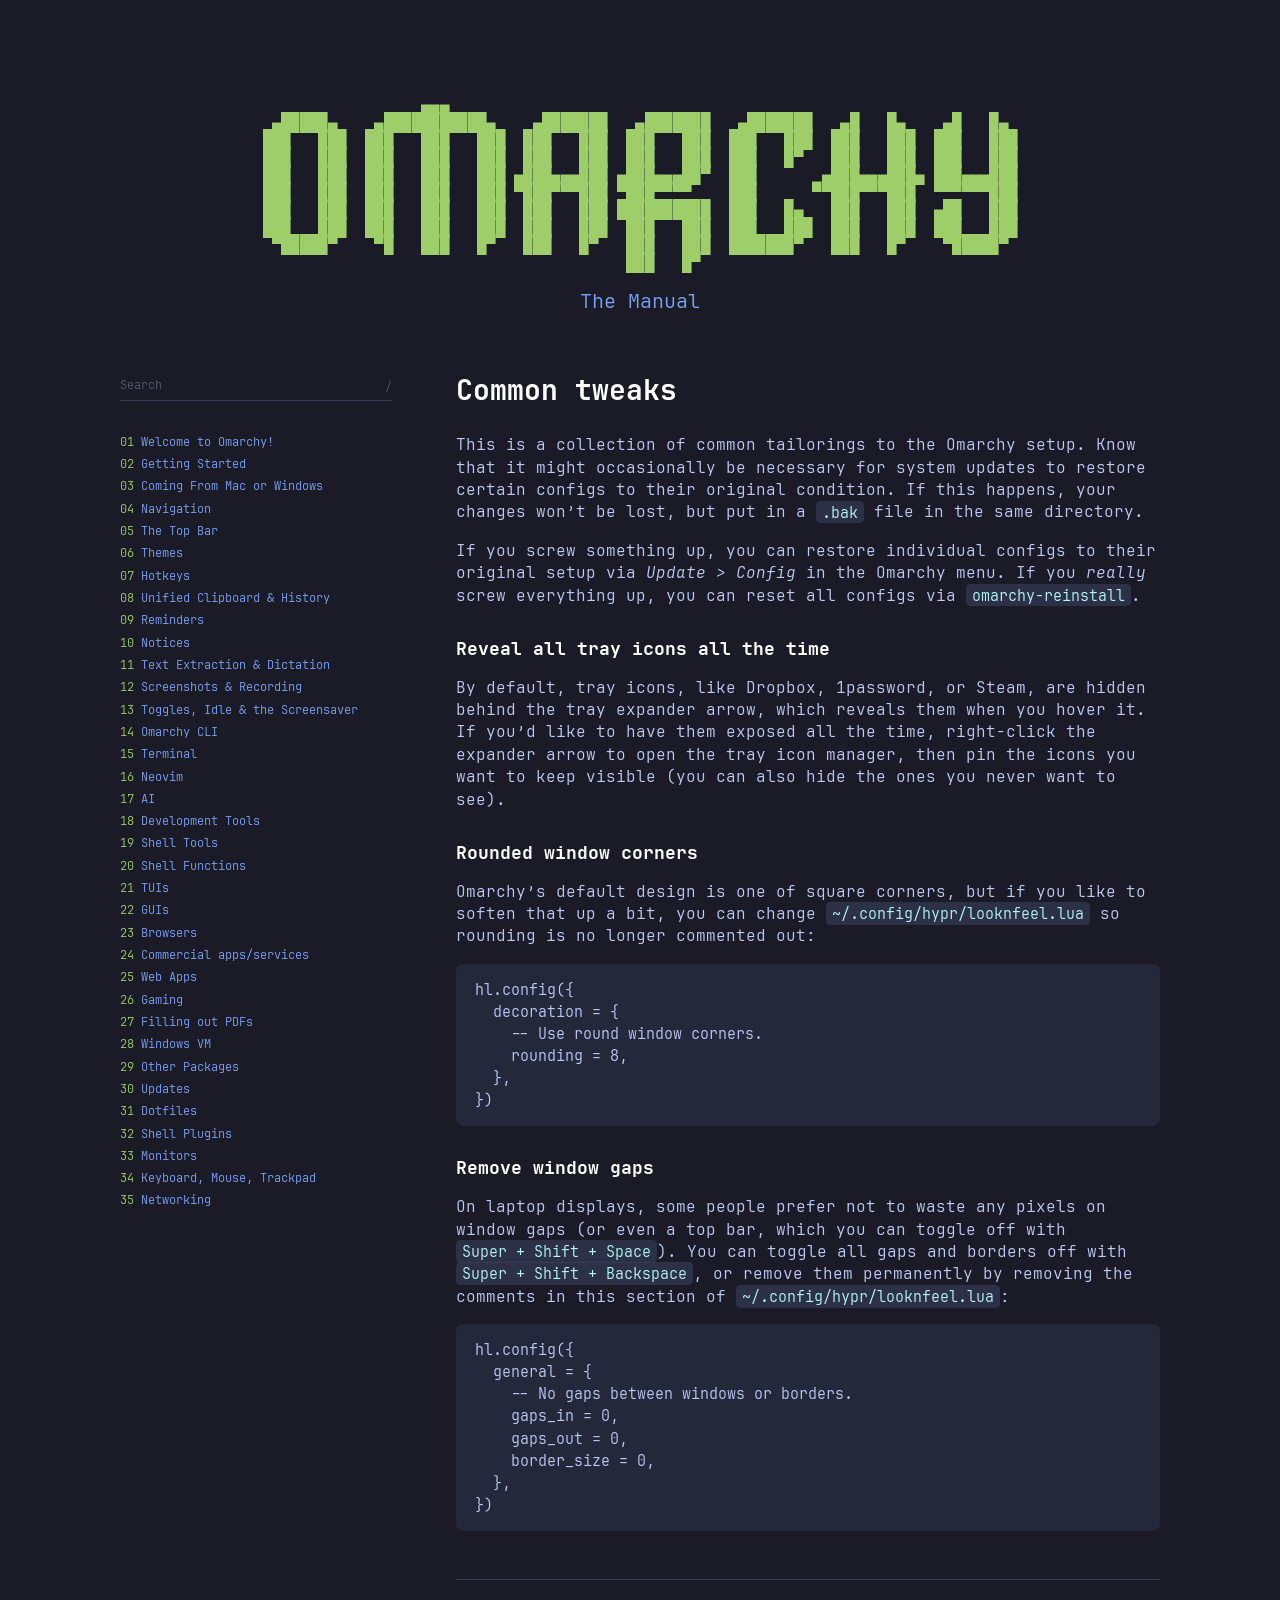
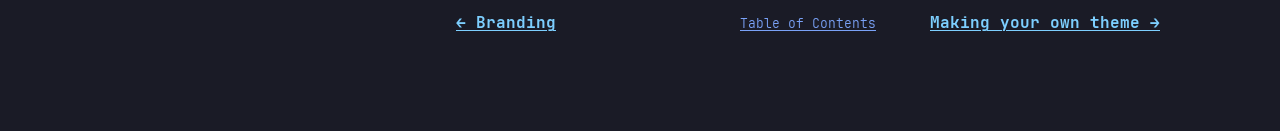
<file: manual/common-tweaks/index.html>
<!doctype html>

<html lang="en">
  <head>
    <title>Common tweaks — The Omarchy Manual</title>

    <meta charset="utf-8">
    <meta name="viewport" content="initial-scale=1, width=device-width">
    <meta name="description" content="This is a collection of common tailorings to the Omarchy setup. Know that it might occasionally be necessary for system updates to restore certain configs...">

    <meta property="og:site_name" content="Omarchy">
    <meta property="og:title" content="Common tweaks">
    <meta property="og:description" content="This is a collection of common tailorings to the Omarchy setup. Know that it might occasionally be necessary for system updates to restore certain configs...">
    <meta property="og:image" content="https://omarchy.org/assets/images/opengraph.png">
    <meta property="og:url" content="https://omarchy.org/manual/common-tweaks/">
    <meta property="og:type" content="article">

    <link rel="icon" href="/assets/images/favicon.png">

    <link rel="stylesheet" type="text/css" href="/assets/css/reset.css">
    <link rel="stylesheet" type="text/css" href="/assets/css/root.css">
    <link rel="stylesheet" type="text/css" href="/assets/css/fonts.css">
    <link rel="stylesheet" type="text/css" href="/assets/css/elements.css">
    <link rel="stylesheet" type="text/css" href="/assets/css/footer.css">
    <link rel="stylesheet" type="text/css" href="/assets/css/header.css">
    <link rel="stylesheet" type="text/css" href="/assets/css/main.css">
    <link rel="stylesheet" type="text/css" href="/assets/css/pre.css">
    <link rel="stylesheet" type="text/css" href="/assets/css/manual.css">
    <link rel="stylesheet" type="text/css" href="/assets/css/search.css">

    <script src="/assets/js/manual.js" type="module"></script>
    <script defer data-domain="omarchy.org" src="https://plausible.io/js/script.js"></script>
  </head>

  <body>
    <div class="pre">
      <a href="/">
<pre>
                 ▄▄▄
 ▄█████▄    ▄███████████▄    ▄███████   ▄███████   ▄███████   ▄█   █▄    ▄█   █▄
███   ███  ███   ███   ███  ███   ███  ███   ███  ███   ███  ███   ███  ███   ███
███   ███  ███   ███   ███  ███   ███  ███   ███  ███   █▀   ███   ███  ███   ███
███   ███  ███   ███   ███ ▄███▄▄▄███ ▄███▄▄▄██▀  ███       ▄███▄▄▄███▄ ███▄▄▄███
███   ███  ███   ███   ███ ▀███▀▀▀███ ▀███▀▀▀▀    ███      ▀▀███▀▀▀███  ▀▀▀▀▀▀███
███   ███  ███   ███   ███  ███   ███ ██████████  ███   █▄   ███   ███  ▄██   ███
███   ███  ███   ███   ███  ███   ███  ███   ███  ███   ███  ███   ███  ███   ███
 ▀█████▀    ▀█   ███   █▀   ███   █▀   ███   ███  ███████▀   ███   █▀    ▀█████▀
                                       ███   █▀
</pre>
      </a>
    </div>

    <header class="header">
      <h1>The Manual</h1>
    </header>

    <main class="main">
  <div class="manual manual--chapter">
    <div class="manual__sidebar">
      <search class="search" hidden>
        <div class="search__field">
          <input class="search__input" id="search" type="search" role="combobox"
                 placeholder="Search" aria-label="Search the manual"
                 aria-controls="search-results" aria-expanded="false" aria-autocomplete="list"
                 autocomplete="off" autocapitalize="off" spellcheck="false">
          <kbd class="search__shortcut">/</kbd>
        </div>

        <div class="search__results" id="search-results" role="listbox" aria-label="Search results" hidden></div>
      </search>
      <nav class="manual__toc" aria-label="Chapters">
        <ol>
          <li><a href="/manual/">Welcome to Omarchy!</a></li>
          <li><a href="/manual/getting-started/">Getting Started</a></li>
          <li><a href="/manual/coming-from-mac-or-windows/">Coming From Mac or Windows</a></li>
          <li><a href="/manual/navigation/">Navigation</a></li>
          <li><a href="/manual/the-top-bar/">The Top Bar</a></li>
          <li><a href="/manual/themes/">Themes</a></li>
          <li><a href="/manual/hotkeys/">Hotkeys</a></li>
          <li><a href="/manual/unified-clipboard-history/">Unified Clipboard &amp; History</a></li>
          <li><a href="/manual/reminders/">Reminders</a></li>
          <li><a href="/manual/notices/">Notices</a></li>
          <li><a href="/manual/text-extraction-dictation/">Text Extraction &amp; Dictation</a></li>
          <li><a href="/manual/screenshots-recording/">Screenshots &amp; Recording</a></li>
          <li><a href="/manual/toggles-idle-screensaver/">Toggles, Idle &amp; the Screensaver</a></li>
          <li><a href="/manual/omarchy-cli/">Omarchy CLI</a></li>
          <li><a href="/manual/terminal/">Terminal</a></li>
          <li><a href="/manual/neovim/">Neovim</a></li>
          <li><a href="/manual/ai/">AI</a></li>
          <li><a href="/manual/development-tools/">Development Tools</a></li>
          <li><a href="/manual/shell-tools/">Shell Tools</a></li>
          <li><a href="/manual/shell-functions/">Shell Functions</a></li>
          <li><a href="/manual/tuis/">TUIs</a></li>
          <li><a href="/manual/guis/">GUIs</a></li>
          <li><a href="/manual/browsers/">Browsers</a></li>
          <li><a href="/manual/commercial-apps-services/">Commercial apps/services</a></li>
          <li><a href="/manual/web-apps/">Web Apps</a></li>
          <li><a href="/manual/gaming/">Gaming</a></li>
          <li><a href="/manual/filling-out-pdfs/">Filling out PDFs</a></li>
          <li><a href="/manual/windows-vm/">Windows VM</a></li>
          <li><a href="/manual/other-packages/">Other Packages</a></li>
          <li><a href="/manual/updates/">Updates</a></li>
          <li><a href="/manual/dotfiles/">Dotfiles</a></li>
          <li><a href="/manual/shell-plugins/">Shell Plugins</a></li>
          <li><a href="/manual/monitors/">Monitors</a></li>
          <li><a href="/manual/keyboard-mouse-trackpad/">Keyboard, Mouse, Trackpad</a></li>
          <li><a href="/manual/networking/">Networking</a></li>
          <li><a href="/manual/system-sleep/">System sleep</a></li>
          <li><a href="/manual/hardware-authentication/">Hardware authentication</a></li>
          <li><a href="/manual/fonts/">Fonts</a></li>
          <li><a href="/manual/backgrounds/">Backgrounds</a></li>
          <li><a href="/manual/prompt/">Prompt</a></li>
          <li><a href="/manual/branding/">Branding</a></li>
          <li><a href="/manual/common-tweaks/" aria-current="page">Common tweaks</a></li>
          <li><a href="/manual/making-your-own-theme/">Making your own theme</a></li>
          <li><a href="/manual/mac-support/">Mac support</a></li>
          <li><a href="/manual/troubleshooting/">Troubleshooting</a></li>
          <li><a href="/manual/faq/">FAQ</a></li>
          <li><a href="/manual/system-snapshots/">System snapshots</a></li>
          <li><a href="/manual/security/">Security</a></li>
          <li><a href="/manual/omarchy-on/">Omarchy on...</a></li>
          <li><a href="/manual/dual-boot-install/">Dual Boot Install</a></li>
          <li><a href="/manual/unattended-installs/">Unattended Installs</a></li>
        </ol>
      </nav>
    </div>

    <article class="manual__content">
      <h1>Common tweaks</h1>
<p>This is a collection of common tailorings to the Omarchy setup. Know that it might occasionally be necessary for system updates to restore certain configs to their original condition. If this happens, your changes won’t be lost, but put in a <code>.bak</code> file in the same directory.</p>

<p>If you screw something up, you can restore individual configs to their original setup via <em>Update &gt; Config</em> in the Omarchy menu. If you <em>really</em> screw everything up, you can reset all configs via <code>omarchy-reinstall</code>.</p>

<h3 id="reveal-all-tray-icons-all-the-time">Reveal all tray icons all the time <a class="manual__heading-link" href="#reveal-all-tray-icons-all-the-time" aria-label="Link to this section">#</a></h3>

<p>By default, tray icons, like Dropbox, 1password, or Steam, are hidden behind the tray expander arrow, which reveals them when you hover it. If you’d like to have them exposed all the time, right-click the expander arrow to open the tray icon manager, then pin the icons you want to keep visible (you can also hide the ones you never want to see).</p>

<h3 id="rounded-window-corners">Rounded window corners <a class="manual__heading-link" href="#rounded-window-corners" aria-label="Link to this section">#</a></h3>

<p>Omarchy’s default design is one of square corners, but if you like to soften that up a bit, you can change <code>~/.config/hypr/looknfeel.lua</code> so rounding is no longer commented out:</p>

<pre><code>hl.config({
  decoration = {
    -- Use round window corners.
    rounding = 8,
  },
})
</code></pre>

<h3 id="remove-window-gaps">Remove window gaps <a class="manual__heading-link" href="#remove-window-gaps" aria-label="Link to this section">#</a></h3>

<p>On laptop displays, some people prefer not to waste any pixels on window gaps (or even a top bar, which you can toggle off with <code>Super + Shift + Space</code>). You can toggle all gaps and borders off with <code>Super + Shift + Backspace</code>, or remove them permanently by removing the comments in this section of <code>~/.config/hypr/looknfeel.lua</code>:</p>

<pre><code>hl.config({
  general = {
    -- No gaps between windows or borders.
    gaps_in = 0,
    gaps_out = 0,
    border_size = 0,
  },
})
</code></pre>

      <nav class="manual__pagination">
        <a class="manual__pagination-previous" href="/manual/branding/" rel="prev">← Branding</a>
        <a class="manual__pagination-contents" href="/manual/toc/">Table of Contents</a>
        <a class="manual__pagination-next" href="/manual/making-your-own-theme/" rel="next">Making your own theme →</a>
      </nav>
    </article>
  </div>
    </main>

  </body>
</html>
</file>
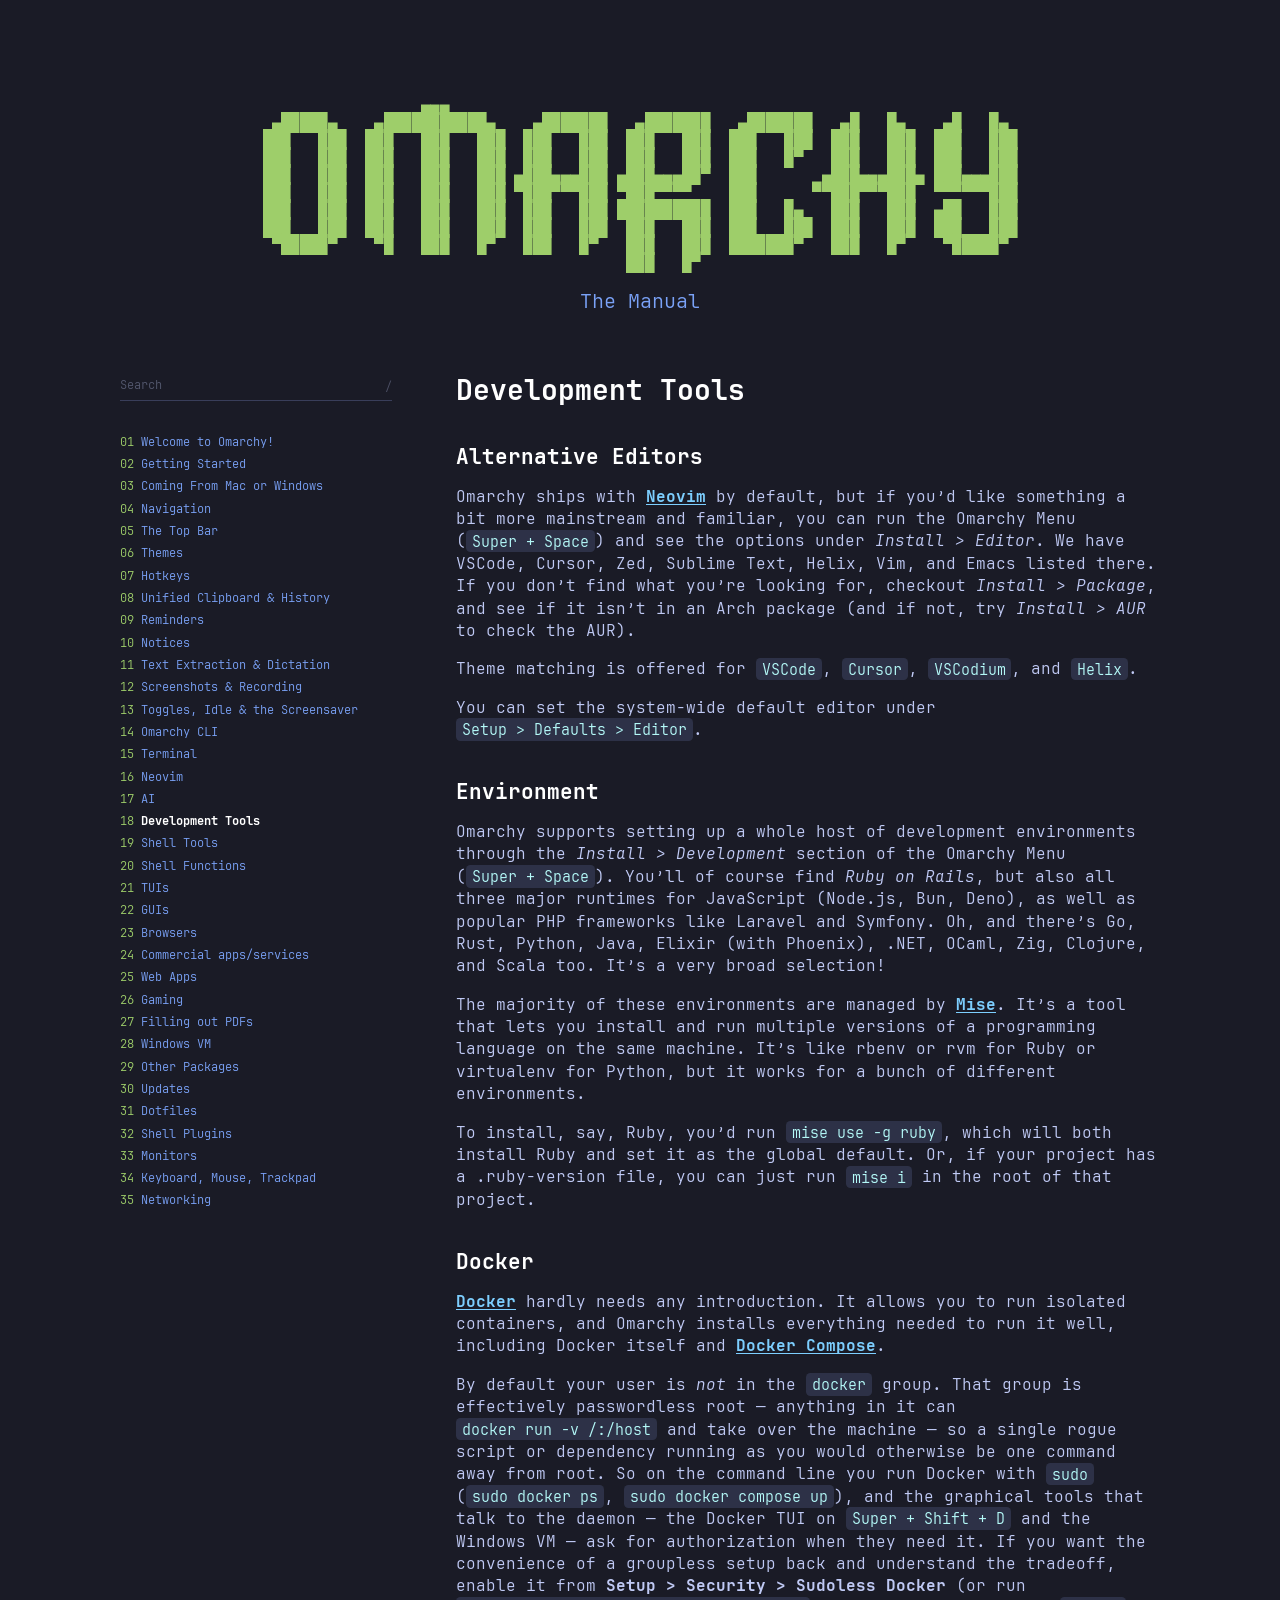
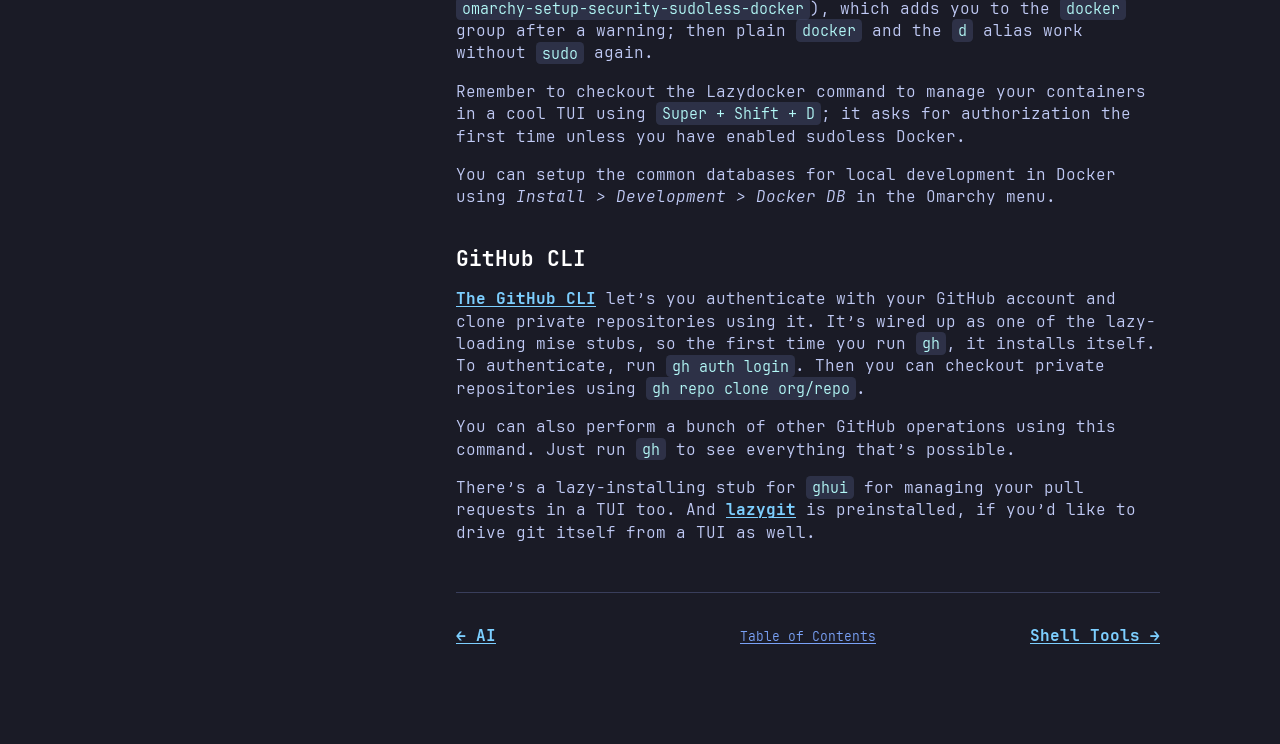
<file: manual/development-tools/index.html>
<!doctype html>

<html lang="en">
  <head>
    <title>Development Tools — The Omarchy Manual</title>

    <meta charset="utf-8">
    <meta name="viewport" content="initial-scale=1, width=device-width">
    <meta name="description" content="Omarchy ships with Neovim by default, but if you&#39;d like something a bit more mainstream and familiar, you can run the Omarchy Menu (Super + Space) and see...">

    <meta property="og:site_name" content="Omarchy">
    <meta property="og:title" content="Development Tools">
    <meta property="og:description" content="Omarchy ships with Neovim by default, but if you&#39;d like something a bit more mainstream and familiar, you can run the Omarchy Menu (Super + Space) and see...">
    <meta property="og:image" content="https://omarchy.org/assets/images/opengraph.png">
    <meta property="og:url" content="https://omarchy.org/manual/development-tools/">
    <meta property="og:type" content="article">

    <link rel="icon" href="/assets/images/favicon.png">

    <link rel="stylesheet" type="text/css" href="/assets/css/reset.css">
    <link rel="stylesheet" type="text/css" href="/assets/css/root.css">
    <link rel="stylesheet" type="text/css" href="/assets/css/fonts.css">
    <link rel="stylesheet" type="text/css" href="/assets/css/elements.css">
    <link rel="stylesheet" type="text/css" href="/assets/css/footer.css">
    <link rel="stylesheet" type="text/css" href="/assets/css/header.css">
    <link rel="stylesheet" type="text/css" href="/assets/css/main.css">
    <link rel="stylesheet" type="text/css" href="/assets/css/pre.css">
    <link rel="stylesheet" type="text/css" href="/assets/css/manual.css">
    <link rel="stylesheet" type="text/css" href="/assets/css/search.css">

    <script src="/assets/js/manual.js" type="module"></script>
    <script defer data-domain="omarchy.org" src="https://plausible.io/js/script.js"></script>
  </head>

  <body>
    <div class="pre">
      <a href="/">
<pre>
                 ▄▄▄
 ▄█████▄    ▄███████████▄    ▄███████   ▄███████   ▄███████   ▄█   █▄    ▄█   █▄
███   ███  ███   ███   ███  ███   ███  ███   ███  ███   ███  ███   ███  ███   ███
███   ███  ███   ███   ███  ███   ███  ███   ███  ███   █▀   ███   ███  ███   ███
███   ███  ███   ███   ███ ▄███▄▄▄███ ▄███▄▄▄██▀  ███       ▄███▄▄▄███▄ ███▄▄▄███
███   ███  ███   ███   ███ ▀███▀▀▀███ ▀███▀▀▀▀    ███      ▀▀███▀▀▀███  ▀▀▀▀▀▀███
███   ███  ███   ███   ███  ███   ███ ██████████  ███   █▄   ███   ███  ▄██   ███
███   ███  ███   ███   ███  ███   ███  ███   ███  ███   ███  ███   ███  ███   ███
 ▀█████▀    ▀█   ███   █▀   ███   █▀   ███   ███  ███████▀   ███   █▀    ▀█████▀
                                       ███   █▀
</pre>
      </a>
    </div>

    <header class="header">
      <h1>The Manual</h1>
    </header>

    <main class="main">
  <div class="manual manual--chapter">
    <div class="manual__sidebar">
      <search class="search" hidden>
        <div class="search__field">
          <input class="search__input" id="search" type="search" role="combobox"
                 placeholder="Search" aria-label="Search the manual"
                 aria-controls="search-results" aria-expanded="false" aria-autocomplete="list"
                 autocomplete="off" autocapitalize="off" spellcheck="false">
          <kbd class="search__shortcut">/</kbd>
        </div>

        <div class="search__results" id="search-results" role="listbox" aria-label="Search results" hidden></div>
      </search>
      <nav class="manual__toc" aria-label="Chapters">
        <ol>
          <li><a href="/manual/">Welcome to Omarchy!</a></li>
          <li><a href="/manual/getting-started/">Getting Started</a></li>
          <li><a href="/manual/coming-from-mac-or-windows/">Coming From Mac or Windows</a></li>
          <li><a href="/manual/navigation/">Navigation</a></li>
          <li><a href="/manual/the-top-bar/">The Top Bar</a></li>
          <li><a href="/manual/themes/">Themes</a></li>
          <li><a href="/manual/hotkeys/">Hotkeys</a></li>
          <li><a href="/manual/unified-clipboard-history/">Unified Clipboard &amp; History</a></li>
          <li><a href="/manual/reminders/">Reminders</a></li>
          <li><a href="/manual/notices/">Notices</a></li>
          <li><a href="/manual/text-extraction-dictation/">Text Extraction &amp; Dictation</a></li>
          <li><a href="/manual/screenshots-recording/">Screenshots &amp; Recording</a></li>
          <li><a href="/manual/toggles-idle-screensaver/">Toggles, Idle &amp; the Screensaver</a></li>
          <li><a href="/manual/omarchy-cli/">Omarchy CLI</a></li>
          <li><a href="/manual/terminal/">Terminal</a></li>
          <li><a href="/manual/neovim/">Neovim</a></li>
          <li><a href="/manual/ai/">AI</a></li>
          <li><a href="/manual/development-tools/" aria-current="page">Development Tools</a></li>
          <li><a href="/manual/shell-tools/">Shell Tools</a></li>
          <li><a href="/manual/shell-functions/">Shell Functions</a></li>
          <li><a href="/manual/tuis/">TUIs</a></li>
          <li><a href="/manual/guis/">GUIs</a></li>
          <li><a href="/manual/browsers/">Browsers</a></li>
          <li><a href="/manual/commercial-apps-services/">Commercial apps/services</a></li>
          <li><a href="/manual/web-apps/">Web Apps</a></li>
          <li><a href="/manual/gaming/">Gaming</a></li>
          <li><a href="/manual/filling-out-pdfs/">Filling out PDFs</a></li>
          <li><a href="/manual/windows-vm/">Windows VM</a></li>
          <li><a href="/manual/other-packages/">Other Packages</a></li>
          <li><a href="/manual/updates/">Updates</a></li>
          <li><a href="/manual/dotfiles/">Dotfiles</a></li>
          <li><a href="/manual/shell-plugins/">Shell Plugins</a></li>
          <li><a href="/manual/monitors/">Monitors</a></li>
          <li><a href="/manual/keyboard-mouse-trackpad/">Keyboard, Mouse, Trackpad</a></li>
          <li><a href="/manual/networking/">Networking</a></li>
          <li><a href="/manual/system-sleep/">System sleep</a></li>
          <li><a href="/manual/hardware-authentication/">Hardware authentication</a></li>
          <li><a href="/manual/fonts/">Fonts</a></li>
          <li><a href="/manual/backgrounds/">Backgrounds</a></li>
          <li><a href="/manual/prompt/">Prompt</a></li>
          <li><a href="/manual/branding/">Branding</a></li>
          <li><a href="/manual/common-tweaks/">Common tweaks</a></li>
          <li><a href="/manual/making-your-own-theme/">Making your own theme</a></li>
          <li><a href="/manual/mac-support/">Mac support</a></li>
          <li><a href="/manual/troubleshooting/">Troubleshooting</a></li>
          <li><a href="/manual/faq/">FAQ</a></li>
          <li><a href="/manual/system-snapshots/">System snapshots</a></li>
          <li><a href="/manual/security/">Security</a></li>
          <li><a href="/manual/omarchy-on/">Omarchy on...</a></li>
          <li><a href="/manual/dual-boot-install/">Dual Boot Install</a></li>
          <li><a href="/manual/unattended-installs/">Unattended Installs</a></li>
        </ol>
      </nav>
    </div>

    <article class="manual__content">
      <h1>Development Tools</h1>
<h2 id="alternative-editors">Alternative Editors <a class="manual__heading-link" href="#alternative-editors" aria-label="Link to this section">#</a></h2>

<p>Omarchy ships with <a href="https://neovim.io/">Neovim</a> by default, but if you’d like something a bit more mainstream and familiar, you can run the Omarchy Menu (<code>Super + Space</code>) and see the options under <em>Install &gt; Editor</em>. We have VSCode, Cursor, Zed, Sublime Text, Helix, Vim, and Emacs listed there. If you don’t find what you’re looking for, checkout <em>Install &gt; Package</em>, and see if it isn’t in an Arch package (and if not, try <em>Install &gt; AUR</em> to check the AUR).</p>

<p>Theme matching is offered for <code>VSCode</code>, <code>Cursor</code>, <code>VSCodium</code>, and <code>Helix</code>.</p>

<p>You can set the system-wide default editor under <code>Setup &gt; Defaults &gt; Editor</code>.</p>

<h2 id="environment">Environment <a class="manual__heading-link" href="#environment" aria-label="Link to this section">#</a></h2>

<p>Omarchy supports setting up a whole host of development environments through the <em>Install &gt; Development</em> section of the Omarchy Menu (<code>Super + Space</code>). You’ll of course find <em>Ruby on Rails</em>, but also all three major runtimes for JavaScript (Node.js, Bun, Deno), as well as popular PHP frameworks like Laravel and Symfony. Oh, and there’s Go, Rust, Python, Java, Elixir (with Phoenix), .NET, OCaml, Zig, Clojure, and Scala too. It’s a very broad selection!</p>

<p>The majority of these environments are managed by <a href="https://mise.jdx.dev/">Mise</a>. It’s a tool that lets you install and run multiple versions of a programming language on the same machine. It’s like rbenv or rvm for Ruby or virtualenv for Python, but it works for a bunch of different environments.</p>

<p>To install, say, Ruby, you’d run <code>mise use -g ruby</code>, which will both install Ruby and set it as the global default. Or, if your project has a .ruby-version file, you can just run <code>mise i</code> in the root of that project.</p>

<h2 id="docker">Docker <a class="manual__heading-link" href="#docker" aria-label="Link to this section">#</a></h2>

<p><a href="https://www.docker.com/">Docker</a> hardly needs any introduction. It allows you to run isolated containers, and Omarchy installs everything needed to run it well, including Docker itself and <a href="https://docs.docker.com/compose/">Docker Compose</a>.</p>

<p>By default your user is <em>not</em> in the <code>docker</code> group. That group is effectively passwordless root — anything in it can <code>docker run -v /:/host</code> and take over the machine — so a single rogue script or dependency running as you would otherwise be one command away from root. So on the command line you run Docker with <code>sudo</code> (<code>sudo docker ps</code>, <code>sudo docker compose up</code>), and the graphical tools that talk to the daemon — the Docker TUI on <code>Super + Shift + D</code> and the Windows VM — ask for authorization when they need it. If you want the convenience of a groupless setup back and understand the tradeoff, enable it from <strong>Setup &gt; Security &gt; Sudoless Docker</strong> (or run <code>omarchy-setup-security-sudoless-docker</code>), which adds you to the <code>docker</code> group after a warning; then plain <code>docker</code> and the <code>d</code> alias work without <code>sudo</code> again.</p>

<p>Remember to checkout the Lazydocker command to manage your containers in a cool TUI using <code>Super + Shift + D</code>; it asks for authorization the first time unless you have enabled sudoless Docker.</p>

<p>You can setup the common databases for local development in Docker using <em>Install &gt; Development &gt; Docker DB</em> in the Omarchy menu.</p>

<h2 id="github-cli">GitHub CLI <a class="manual__heading-link" href="#github-cli" aria-label="Link to this section">#</a></h2>

<p><a href="https://cli.github.com/">The GitHub CLI</a> let’s you authenticate with your GitHub account and clone private repositories using it. It’s wired up as one of the lazy-loading mise stubs, so the first time you run <code>gh</code>, it installs itself. To authenticate, run <code>gh auth login</code>. Then you can checkout private repositories using <code>gh repo clone org/repo</code>.</p>

<p>You can also perform a bunch of other GitHub operations using this command. Just run <code>gh</code> to see everything that’s possible.</p>

<p>There’s a lazy-installing stub for <code>ghui</code> for managing your pull requests in a TUI too. And <a href="https://github.com/jesseduffield/lazygit">lazygit</a> is preinstalled, if you’d like to drive git itself from a TUI as well.</p>

      <nav class="manual__pagination">
        <a class="manual__pagination-previous" href="/manual/ai/" rel="prev">← AI</a>
        <a class="manual__pagination-contents" href="/manual/toc/">Table of Contents</a>
        <a class="manual__pagination-next" href="/manual/shell-tools/" rel="next">Shell Tools →</a>
      </nav>
    </article>
  </div>
    </main>

  </body>
</html>
</file>
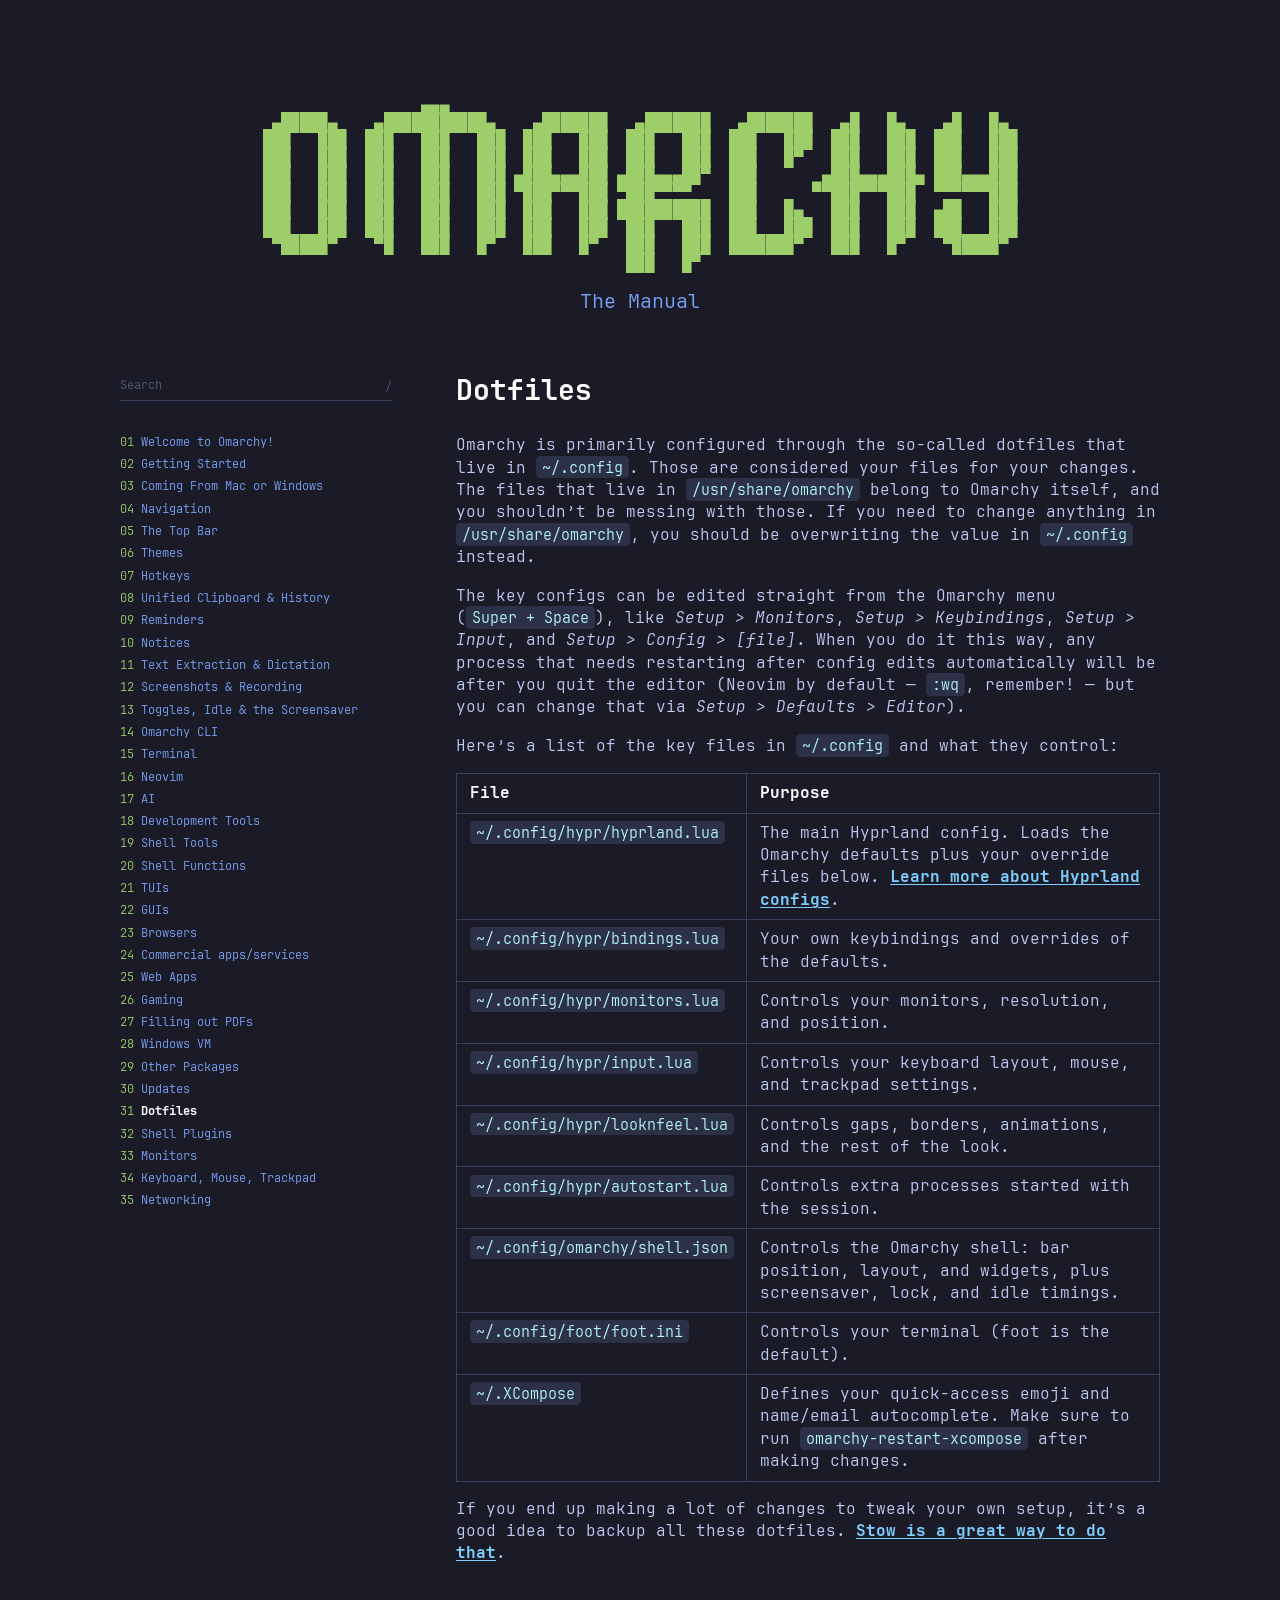
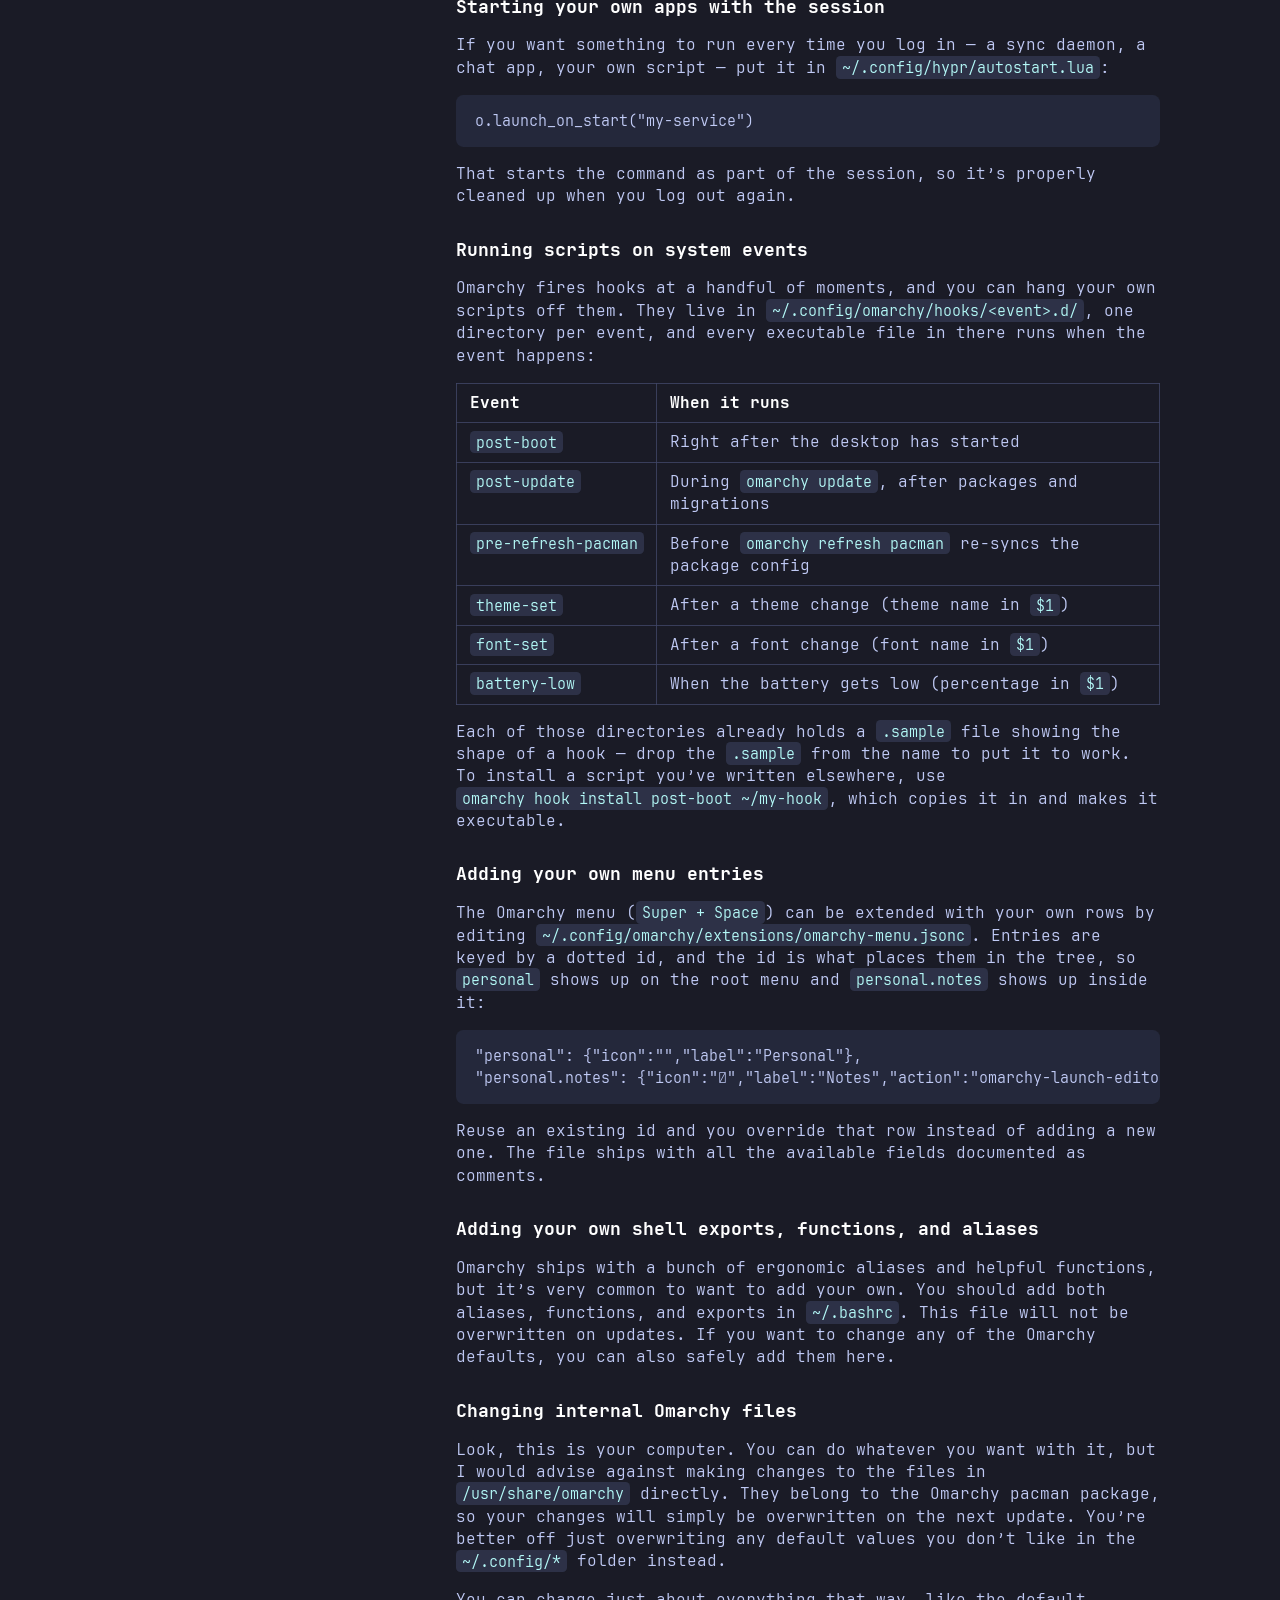
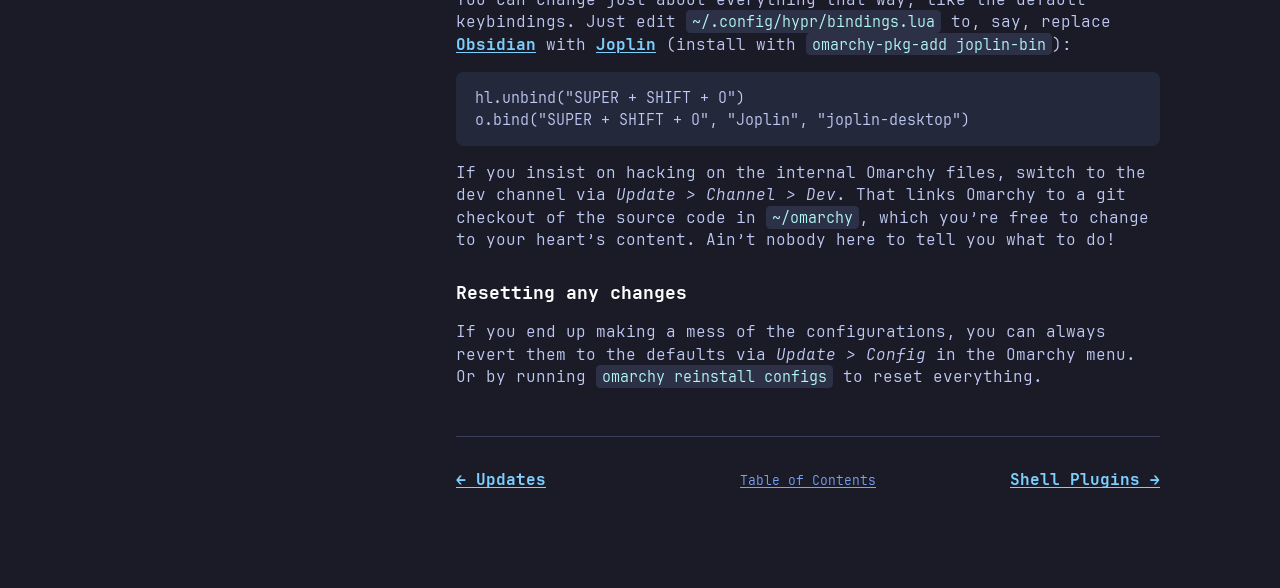
<file: manual/dotfiles/index.html>
<!doctype html>

<html lang="en">
  <head>
    <title>Dotfiles — The Omarchy Manual</title>

    <meta charset="utf-8">
    <meta name="viewport" content="initial-scale=1, width=device-width">
    <meta name="description" content="Omarchy is primarily configured through the so-called dotfiles that live in ~/.config. Those are considered your files for your changes. The files that live...">

    <meta property="og:site_name" content="Omarchy">
    <meta property="og:title" content="Dotfiles">
    <meta property="og:description" content="Omarchy is primarily configured through the so-called dotfiles that live in ~/.config. Those are considered your files for your changes. The files that live...">
    <meta property="og:image" content="https://omarchy.org/assets/images/opengraph.png">
    <meta property="og:url" content="https://omarchy.org/manual/dotfiles/">
    <meta property="og:type" content="article">

    <link rel="icon" href="/assets/images/favicon.png">

    <link rel="stylesheet" type="text/css" href="/assets/css/reset.css">
    <link rel="stylesheet" type="text/css" href="/assets/css/root.css">
    <link rel="stylesheet" type="text/css" href="/assets/css/fonts.css">
    <link rel="stylesheet" type="text/css" href="/assets/css/elements.css">
    <link rel="stylesheet" type="text/css" href="/assets/css/footer.css">
    <link rel="stylesheet" type="text/css" href="/assets/css/header.css">
    <link rel="stylesheet" type="text/css" href="/assets/css/main.css">
    <link rel="stylesheet" type="text/css" href="/assets/css/pre.css">
    <link rel="stylesheet" type="text/css" href="/assets/css/manual.css">
    <link rel="stylesheet" type="text/css" href="/assets/css/search.css">

    <script src="/assets/js/manual.js" type="module"></script>
    <script defer data-domain="omarchy.org" src="https://plausible.io/js/script.js"></script>
  </head>

  <body>
    <div class="pre">
      <a href="/">
<pre>
                 ▄▄▄
 ▄█████▄    ▄███████████▄    ▄███████   ▄███████   ▄███████   ▄█   █▄    ▄█   █▄
███   ███  ███   ███   ███  ███   ███  ███   ███  ███   ███  ███   ███  ███   ███
███   ███  ███   ███   ███  ███   ███  ███   ███  ███   █▀   ███   ███  ███   ███
███   ███  ███   ███   ███ ▄███▄▄▄███ ▄███▄▄▄██▀  ███       ▄███▄▄▄███▄ ███▄▄▄███
███   ███  ███   ███   ███ ▀███▀▀▀███ ▀███▀▀▀▀    ███      ▀▀███▀▀▀███  ▀▀▀▀▀▀███
███   ███  ███   ███   ███  ███   ███ ██████████  ███   █▄   ███   ███  ▄██   ███
███   ███  ███   ███   ███  ███   ███  ███   ███  ███   ███  ███   ███  ███   ███
 ▀█████▀    ▀█   ███   █▀   ███   █▀   ███   ███  ███████▀   ███   █▀    ▀█████▀
                                       ███   █▀
</pre>
      </a>
    </div>

    <header class="header">
      <h1>The Manual</h1>
    </header>

    <main class="main">
  <div class="manual manual--chapter">
    <div class="manual__sidebar">
      <search class="search" hidden>
        <div class="search__field">
          <input class="search__input" id="search" type="search" role="combobox"
                 placeholder="Search" aria-label="Search the manual"
                 aria-controls="search-results" aria-expanded="false" aria-autocomplete="list"
                 autocomplete="off" autocapitalize="off" spellcheck="false">
          <kbd class="search__shortcut">/</kbd>
        </div>

        <div class="search__results" id="search-results" role="listbox" aria-label="Search results" hidden></div>
      </search>
      <nav class="manual__toc" aria-label="Chapters">
        <ol>
          <li><a href="/manual/">Welcome to Omarchy!</a></li>
          <li><a href="/manual/getting-started/">Getting Started</a></li>
          <li><a href="/manual/coming-from-mac-or-windows/">Coming From Mac or Windows</a></li>
          <li><a href="/manual/navigation/">Navigation</a></li>
          <li><a href="/manual/the-top-bar/">The Top Bar</a></li>
          <li><a href="/manual/themes/">Themes</a></li>
          <li><a href="/manual/hotkeys/">Hotkeys</a></li>
          <li><a href="/manual/unified-clipboard-history/">Unified Clipboard &amp; History</a></li>
          <li><a href="/manual/reminders/">Reminders</a></li>
          <li><a href="/manual/notices/">Notices</a></li>
          <li><a href="/manual/text-extraction-dictation/">Text Extraction &amp; Dictation</a></li>
          <li><a href="/manual/screenshots-recording/">Screenshots &amp; Recording</a></li>
          <li><a href="/manual/toggles-idle-screensaver/">Toggles, Idle &amp; the Screensaver</a></li>
          <li><a href="/manual/omarchy-cli/">Omarchy CLI</a></li>
          <li><a href="/manual/terminal/">Terminal</a></li>
          <li><a href="/manual/neovim/">Neovim</a></li>
          <li><a href="/manual/ai/">AI</a></li>
          <li><a href="/manual/development-tools/">Development Tools</a></li>
          <li><a href="/manual/shell-tools/">Shell Tools</a></li>
          <li><a href="/manual/shell-functions/">Shell Functions</a></li>
          <li><a href="/manual/tuis/">TUIs</a></li>
          <li><a href="/manual/guis/">GUIs</a></li>
          <li><a href="/manual/browsers/">Browsers</a></li>
          <li><a href="/manual/commercial-apps-services/">Commercial apps/services</a></li>
          <li><a href="/manual/web-apps/">Web Apps</a></li>
          <li><a href="/manual/gaming/">Gaming</a></li>
          <li><a href="/manual/filling-out-pdfs/">Filling out PDFs</a></li>
          <li><a href="/manual/windows-vm/">Windows VM</a></li>
          <li><a href="/manual/other-packages/">Other Packages</a></li>
          <li><a href="/manual/updates/">Updates</a></li>
          <li><a href="/manual/dotfiles/" aria-current="page">Dotfiles</a></li>
          <li><a href="/manual/shell-plugins/">Shell Plugins</a></li>
          <li><a href="/manual/monitors/">Monitors</a></li>
          <li><a href="/manual/keyboard-mouse-trackpad/">Keyboard, Mouse, Trackpad</a></li>
          <li><a href="/manual/networking/">Networking</a></li>
          <li><a href="/manual/system-sleep/">System sleep</a></li>
          <li><a href="/manual/hardware-authentication/">Hardware authentication</a></li>
          <li><a href="/manual/fonts/">Fonts</a></li>
          <li><a href="/manual/backgrounds/">Backgrounds</a></li>
          <li><a href="/manual/prompt/">Prompt</a></li>
          <li><a href="/manual/branding/">Branding</a></li>
          <li><a href="/manual/common-tweaks/">Common tweaks</a></li>
          <li><a href="/manual/making-your-own-theme/">Making your own theme</a></li>
          <li><a href="/manual/mac-support/">Mac support</a></li>
          <li><a href="/manual/troubleshooting/">Troubleshooting</a></li>
          <li><a href="/manual/faq/">FAQ</a></li>
          <li><a href="/manual/system-snapshots/">System snapshots</a></li>
          <li><a href="/manual/security/">Security</a></li>
          <li><a href="/manual/omarchy-on/">Omarchy on...</a></li>
          <li><a href="/manual/dual-boot-install/">Dual Boot Install</a></li>
          <li><a href="/manual/unattended-installs/">Unattended Installs</a></li>
        </ol>
      </nav>
    </div>

    <article class="manual__content">
      <h1>Dotfiles</h1>
<p>Omarchy is primarily configured through the so-called dotfiles that live in <code>~/.config</code>. Those are considered your files for your changes. The files that live in <code>/usr/share/omarchy</code> belong to Omarchy itself, and you shouldn’t be messing with those. If you need to change anything in <code>/usr/share/omarchy</code>, you should be overwriting the value in <code>~/.config</code> instead.</p>

<p>The key configs can be edited straight from the Omarchy menu (<code>Super + Space</code>), like <em>Setup &gt; Monitors</em>, <em>Setup &gt; Keybindings</em>, <em>Setup &gt; Input</em>, and <em>Setup &gt; Config &gt; [file]</em>. When you do it this way, any process that needs restarting after config edits automatically will be after you quit the editor (Neovim by default — <code>:wq</code>, remember! — but you can change that via <em>Setup &gt; Defaults &gt; Editor</em>).</p>

<p>Here’s a list of the key files in <code>~/.config</code> and what they control:</p>

<table>
  <thead>
    <tr>
      <th>File</th>
      <th>Purpose</th>
    </tr>
  </thead>
  <tbody>
    <tr>
      <td><code>~/.config/hypr/hyprland.lua</code></td>
      <td>The main Hyprland config. Loads the Omarchy defaults plus your override files below. <a href="https://wiki.hypr.land/Configuring/">Learn more about Hyprland configs</a>.</td>
    </tr>
    <tr>
      <td><code>~/.config/hypr/bindings.lua</code></td>
      <td>Your own keybindings and overrides of the defaults.</td>
    </tr>
    <tr>
      <td><code>~/.config/hypr/monitors.lua</code></td>
      <td>Controls your monitors, resolution, and position.</td>
    </tr>
    <tr>
      <td><code>~/.config/hypr/input.lua</code></td>
      <td>Controls your keyboard layout, mouse, and trackpad settings.</td>
    </tr>
    <tr>
      <td><code>~/.config/hypr/looknfeel.lua</code></td>
      <td>Controls gaps, borders, animations, and the rest of the look.</td>
    </tr>
    <tr>
      <td><code>~/.config/hypr/autostart.lua</code></td>
      <td>Controls extra processes started with the session.</td>
    </tr>
    <tr>
      <td><code>~/.config/omarchy/shell.json</code></td>
      <td>Controls the Omarchy shell: bar position, layout, and widgets, plus screensaver, lock, and idle timings.</td>
    </tr>
    <tr>
      <td><code>~/.config/foot/foot.ini</code></td>
      <td>Controls your terminal (foot is the default).</td>
    </tr>
    <tr>
      <td><code>~/.XCompose</code></td>
      <td>Defines your quick-access emoji and name/email autocomplete. Make sure to run <code>omarchy-restart-xcompose</code> after making changes.</td>
    </tr>
  </tbody>
</table>

<p>If you end up making a lot of changes to tweak your own setup, it’s a good idea to backup all these dotfiles. <a href="https://www.youtube.com/watch?v=NoFiYOqnC4o">Stow is a great way to do that</a>.</p>

<h3 id="starting-your-own-apps-with-the-session">Starting your own apps with the session <a class="manual__heading-link" href="#starting-your-own-apps-with-the-session" aria-label="Link to this section">#</a></h3>

<p>If you want something to run every time you log in — a sync daemon, a chat app, your own script — put it in <code>~/.config/hypr/autostart.lua</code>:</p>

<pre><code class="language-lua">o.launch_on_start("my-service")
</code></pre>

<p>That starts the command as part of the session, so it’s properly cleaned up when you log out again.</p>

<h3 id="running-scripts-on-system-events">Running scripts on system events <a class="manual__heading-link" href="#running-scripts-on-system-events" aria-label="Link to this section">#</a></h3>

<p>Omarchy fires hooks at a handful of moments, and you can hang your own scripts off them. They live in <code>~/.config/omarchy/hooks/&lt;event&gt;.d/</code>, one directory per event, and every executable file in there runs when the event happens:</p>

<table>
  <thead>
    <tr>
      <th>Event</th>
      <th>When it runs</th>
    </tr>
  </thead>
  <tbody>
    <tr>
      <td><code>post-boot</code></td>
      <td>Right after the desktop has started</td>
    </tr>
    <tr>
      <td><code>post-update</code></td>
      <td>During <code>omarchy update</code>, after packages and migrations</td>
    </tr>
    <tr>
      <td><code>pre-refresh-pacman</code></td>
      <td>Before <code>omarchy refresh pacman</code> re-syncs the package config</td>
    </tr>
    <tr>
      <td><code>theme-set</code></td>
      <td>After a theme change (theme name in <code>$1</code>)</td>
    </tr>
    <tr>
      <td><code>font-set</code></td>
      <td>After a font change (font name in <code>$1</code>)</td>
    </tr>
    <tr>
      <td><code>battery-low</code></td>
      <td>When the battery gets low (percentage in <code>$1</code>)</td>
    </tr>
  </tbody>
</table>

<p>Each of those directories already holds a <code>.sample</code> file showing the shape of a hook — drop the <code>.sample</code> from the name to put it to work. To install a script you’ve written elsewhere, use <code>omarchy hook install post-boot ~/my-hook</code>, which copies it in and makes it executable.</p>

<h3 id="adding-your-own-menu-entries">Adding your own menu entries <a class="manual__heading-link" href="#adding-your-own-menu-entries" aria-label="Link to this section">#</a></h3>

<p>The Omarchy menu (<code>Super + Space</code>) can be extended with your own rows by editing <code>~/.config/omarchy/extensions/omarchy-menu.jsonc</code>. Entries are keyed by a dotted id, and the id is what places them in the tree, so <code>personal</code> shows up on the root menu and <code>personal.notes</code> shows up inside it:</p>

<pre><code class="language-jsonc">"personal": {"icon":"","label":"Personal"},
"personal.notes": {"icon":"󰎞","label":"Notes","action":"omarchy-launch-editor ~/notes"},
</code></pre>

<p>Reuse an existing id and you override that row instead of adding a new one. The file ships with all the available fields documented as comments.</p>

<h3 id="adding-your-own-shell-exports-functions-and-aliases">Adding your own shell exports, functions, and aliases <a class="manual__heading-link" href="#adding-your-own-shell-exports-functions-and-aliases" aria-label="Link to this section">#</a></h3>

<p>Omarchy ships with a bunch of ergonomic aliases and helpful functions, but it’s very common to want to add your own. You should add both aliases, functions, and exports in <code>~/.bashrc</code>. This file will not be overwritten on updates. If you want to change any of the Omarchy defaults, you can also safely add them here.</p>

<h3 id="changing-internal-omarchy-files">Changing internal Omarchy files <a class="manual__heading-link" href="#changing-internal-omarchy-files" aria-label="Link to this section">#</a></h3>

<p>Look, this is your computer. You can do whatever you want with it, but I would advise against making changes to the files in <code>/usr/share/omarchy</code> directly. They belong to the Omarchy pacman package, so your changes will simply be overwritten on the next update. You’re better off just overwriting any default values you don’t like in the <code>~/.config/*</code> folder instead.</p>

<p>You can change just about everything that way, like the default keybindings. Just edit <code>~/.config/hypr/bindings.lua</code> to, say, replace <a href="https://obsidian.md/">Obsidian</a> with <a href="https://joplinapp.org/">Joplin</a> (install with <code>omarchy-pkg-add joplin-bin</code>):</p>

<pre><code>hl.unbind("SUPER + SHIFT + O")
o.bind("SUPER + SHIFT + O", "Joplin", "joplin-desktop")
</code></pre>

<p>If you insist on hacking on the internal Omarchy files, switch to the dev channel via <em>Update &gt; Channel &gt; Dev</em>. That links Omarchy to a git checkout of the source code in <code>~/omarchy</code>, which you’re free to change to your heart’s content. Ain’t nobody here to tell you what to do!</p>

<h3 id="resetting-any-changes">Resetting any changes <a class="manual__heading-link" href="#resetting-any-changes" aria-label="Link to this section">#</a></h3>

<p>If you end up making a mess of the configurations, you can always revert them to the defaults via <em>Update &gt; Config</em> in the Omarchy menu. Or by running <code>omarchy reinstall configs</code> to reset everything.</p>

      <nav class="manual__pagination">
        <a class="manual__pagination-previous" href="/manual/updates/" rel="prev">← Updates</a>
        <a class="manual__pagination-contents" href="/manual/toc/">Table of Contents</a>
        <a class="manual__pagination-next" href="/manual/shell-plugins/" rel="next">Shell Plugins →</a>
      </nav>
    </article>
  </div>
    </main>

  </body>
</html>
</file>
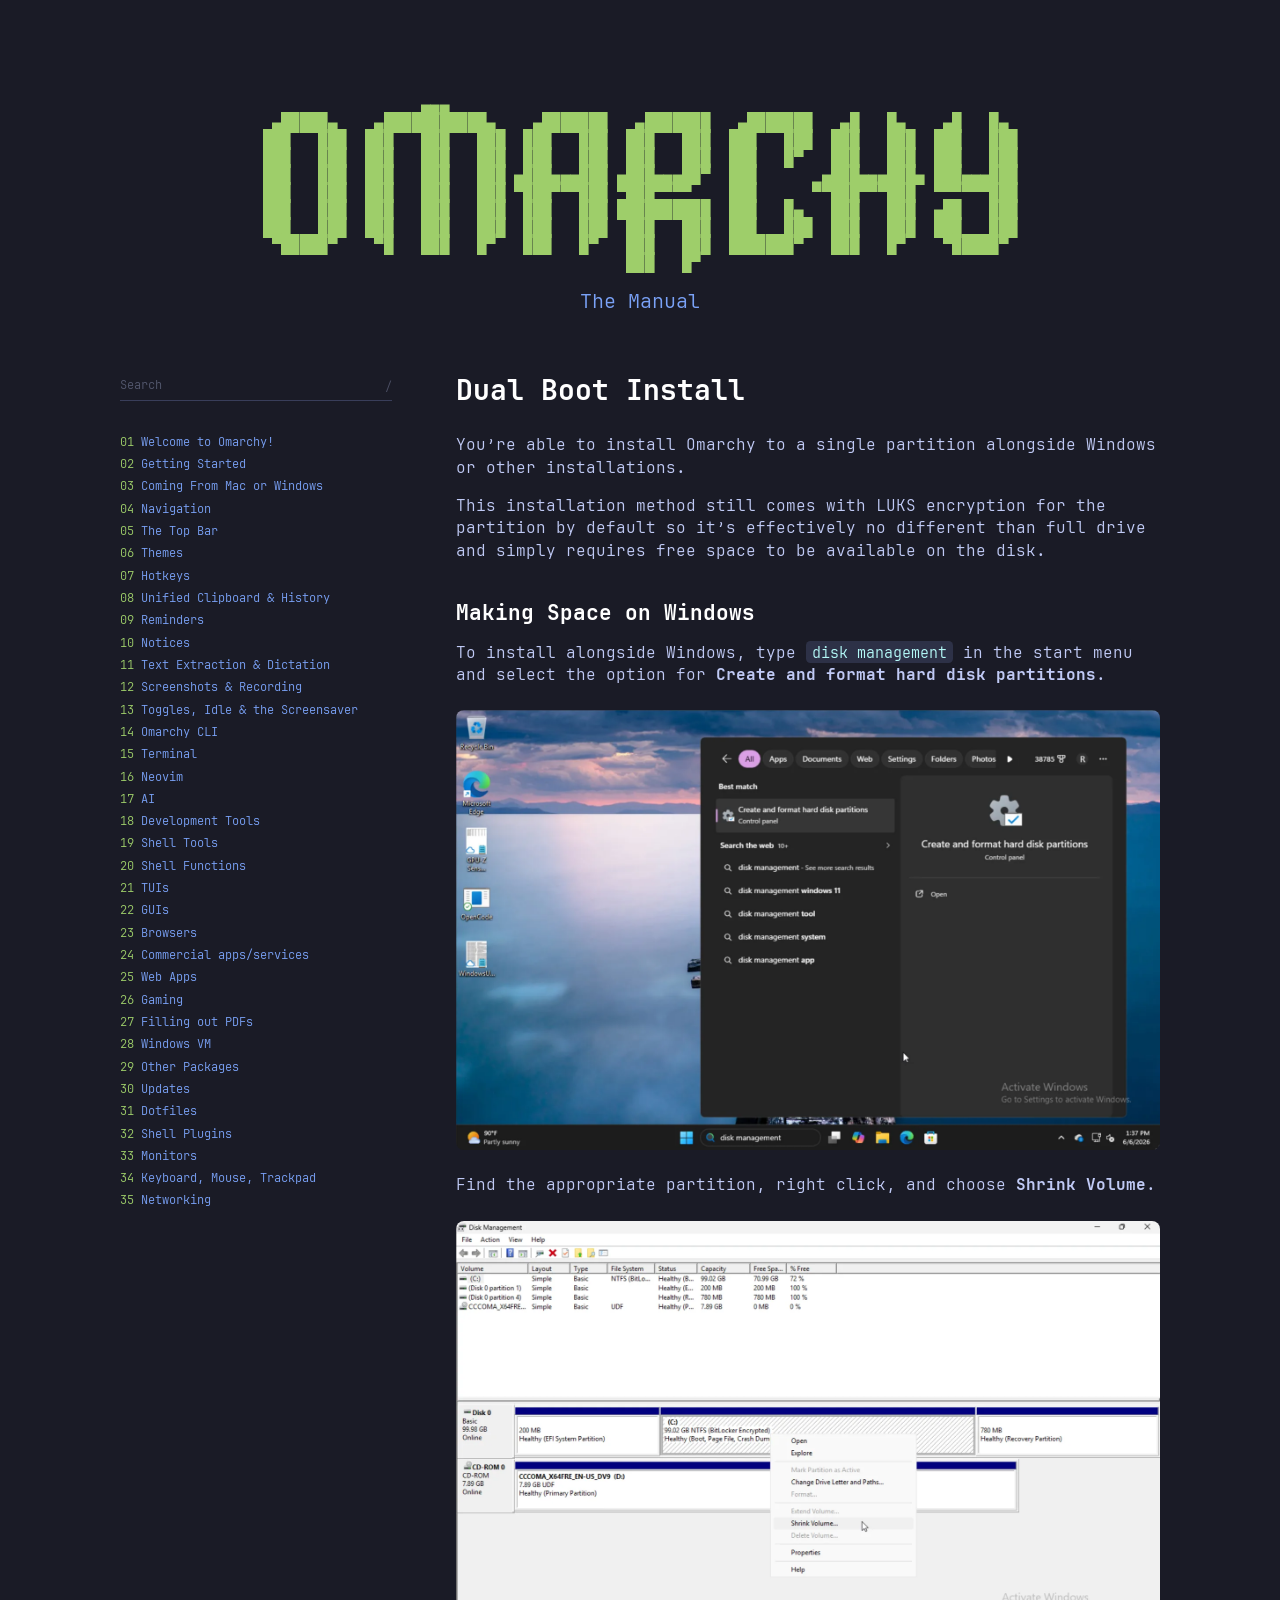
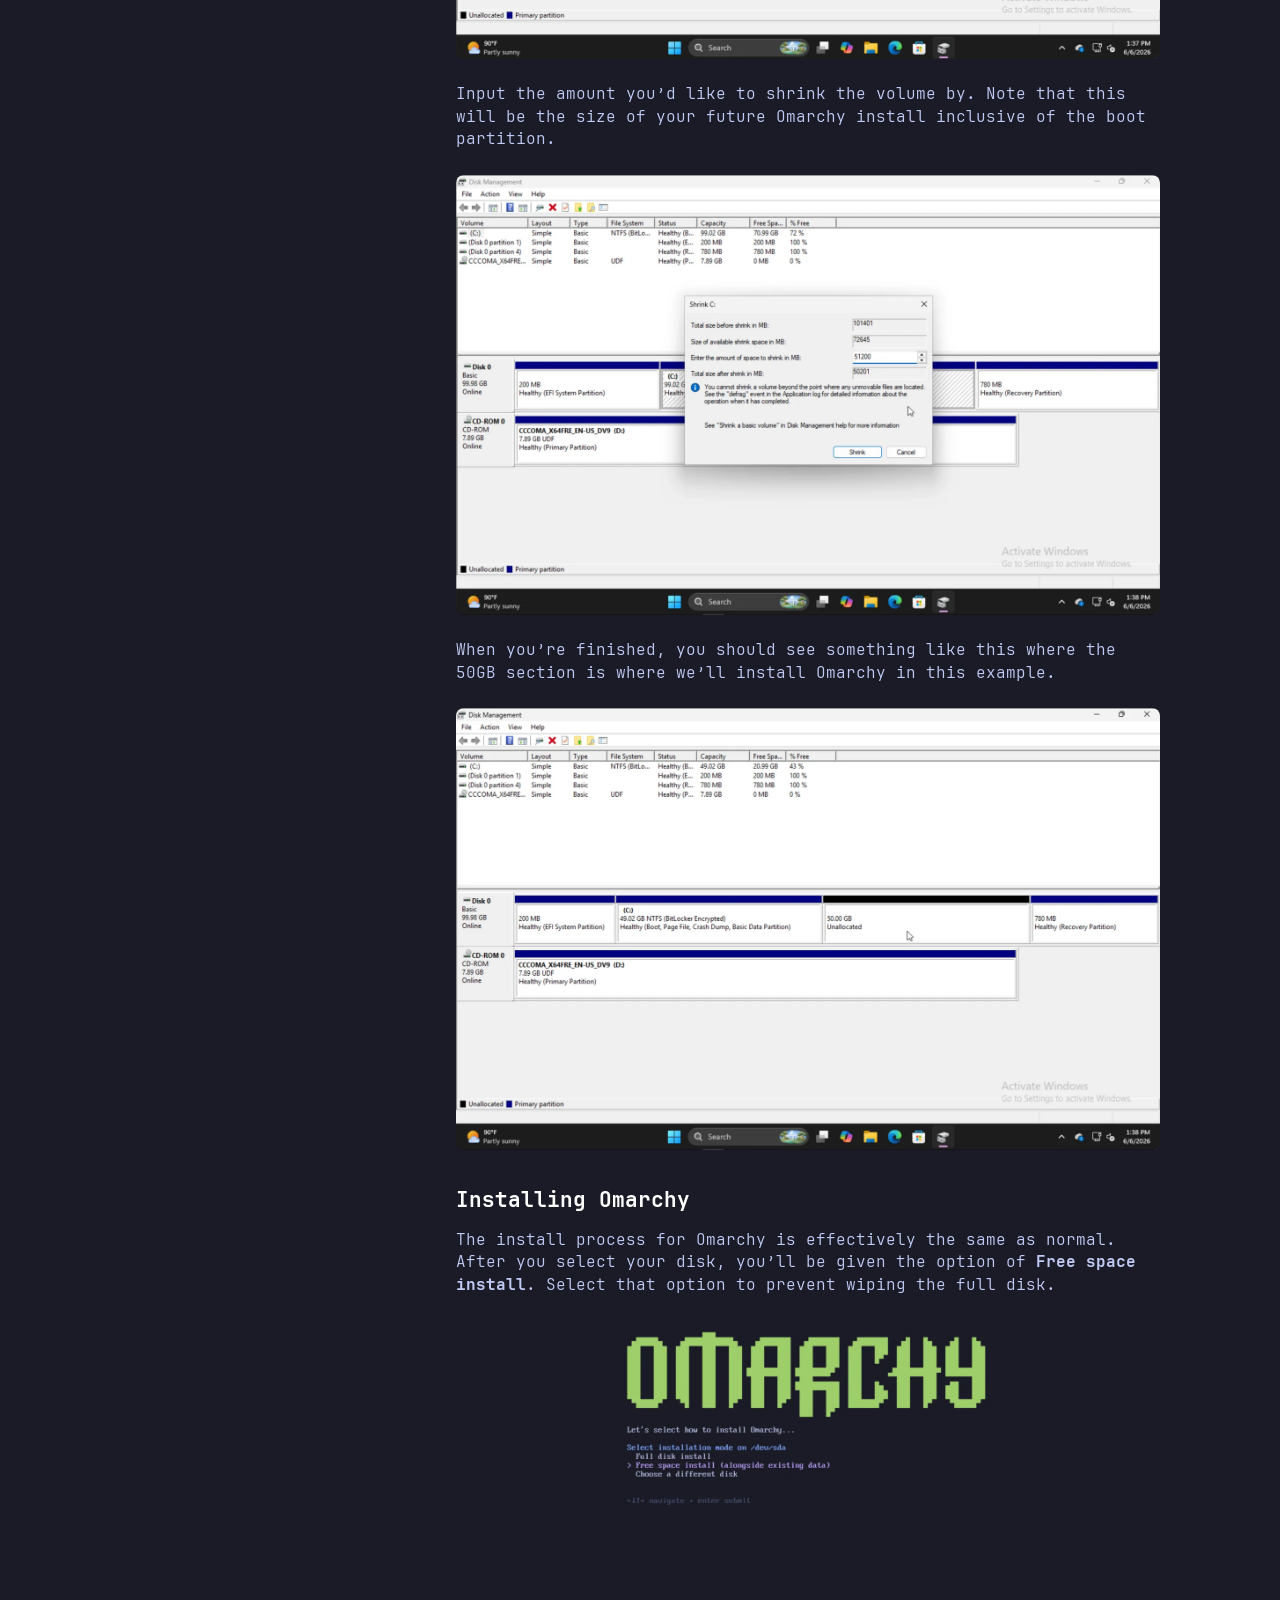
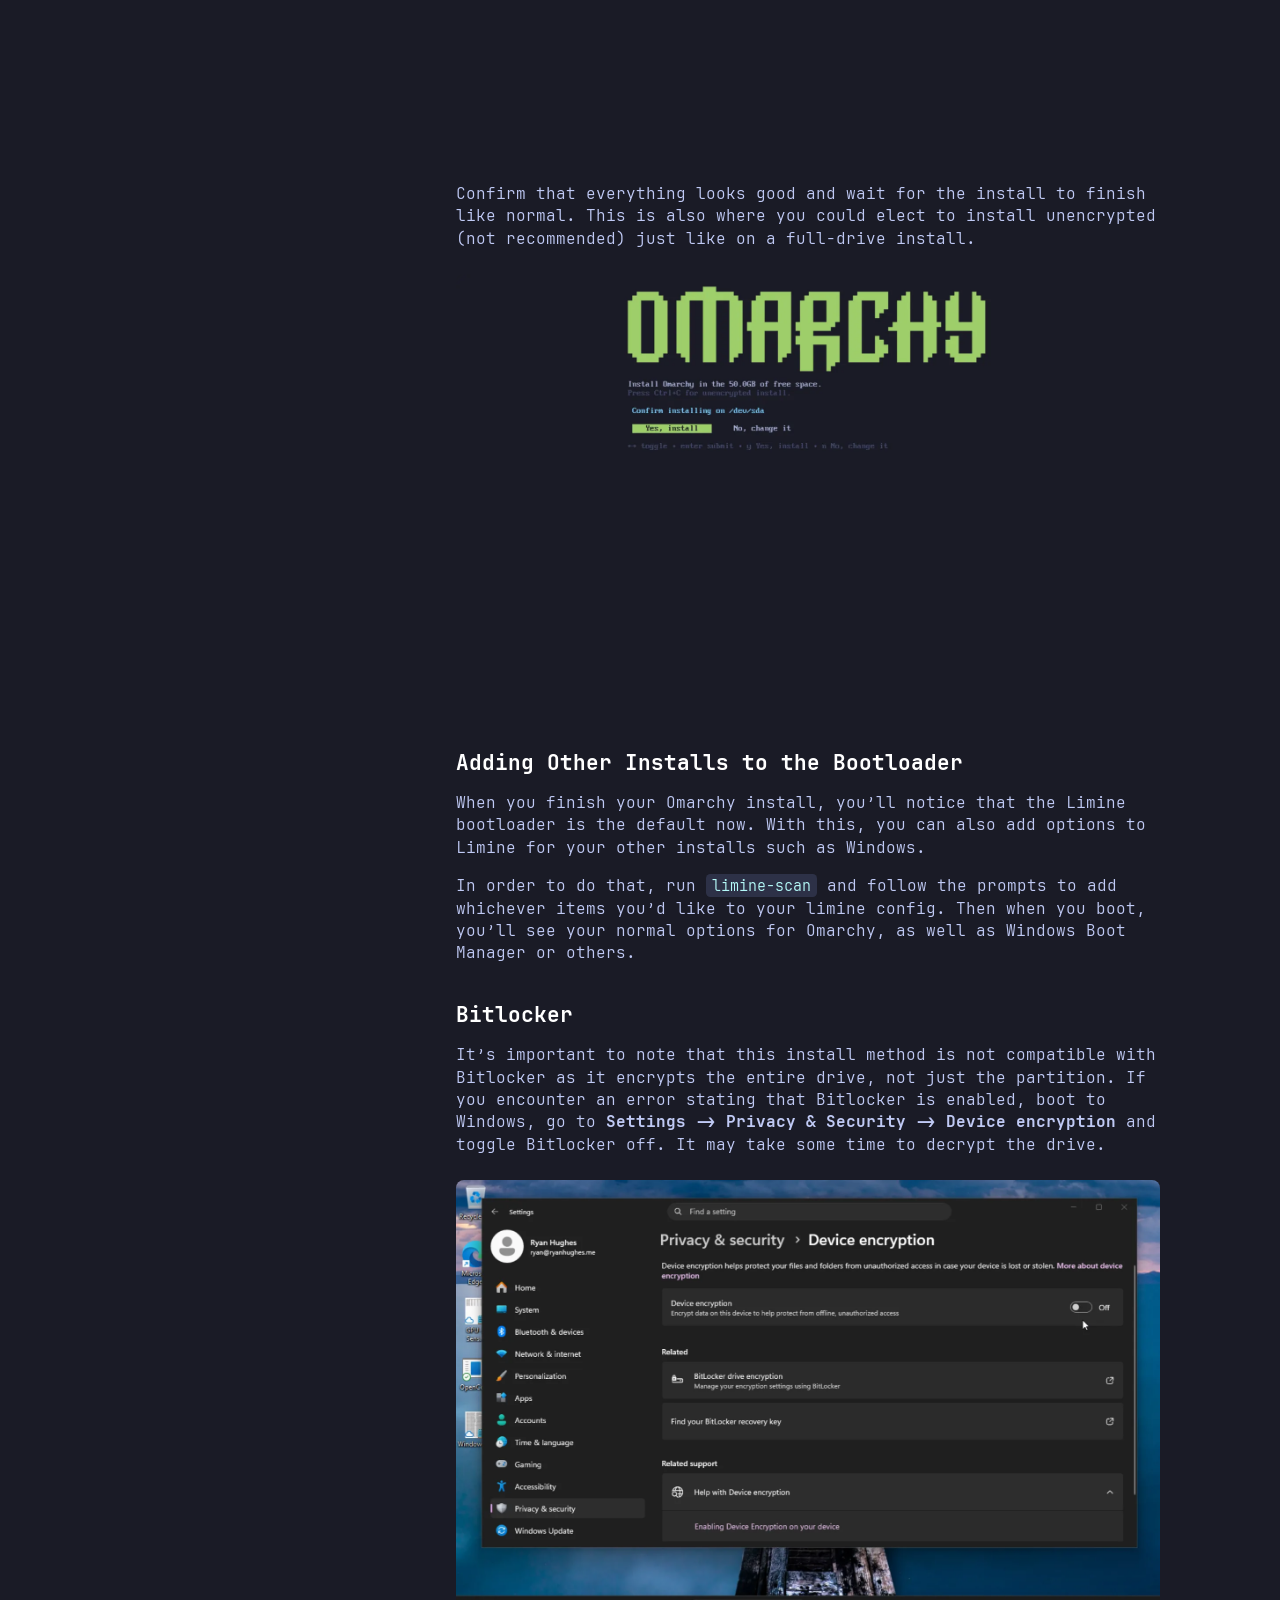
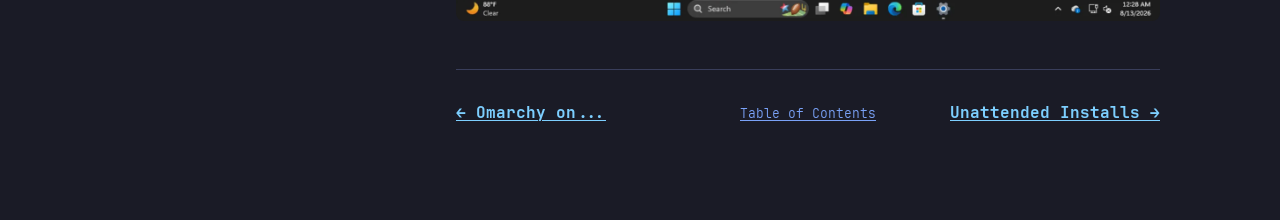
<file: manual/dual-boot-install/index.html>
<!doctype html>

<html lang="en">
  <head>
    <title>Dual Boot Install — The Omarchy Manual</title>

    <meta charset="utf-8">
    <meta name="viewport" content="initial-scale=1, width=device-width">
    <meta name="description" content="You&#39;re able to install Omarchy to a single partition alongside Windows or other installations.">

    <meta property="og:site_name" content="Omarchy">
    <meta property="og:title" content="Dual Boot Install">
    <meta property="og:description" content="You&#39;re able to install Omarchy to a single partition alongside Windows or other installations.">
    <meta property="og:image" content="https://omarchy.org/assets/images/opengraph.png">
    <meta property="og:url" content="https://omarchy.org/manual/dual-boot-install/">
    <meta property="og:type" content="article">

    <link rel="icon" href="/assets/images/favicon.png">

    <link rel="stylesheet" type="text/css" href="/assets/css/reset.css">
    <link rel="stylesheet" type="text/css" href="/assets/css/root.css">
    <link rel="stylesheet" type="text/css" href="/assets/css/fonts.css">
    <link rel="stylesheet" type="text/css" href="/assets/css/elements.css">
    <link rel="stylesheet" type="text/css" href="/assets/css/footer.css">
    <link rel="stylesheet" type="text/css" href="/assets/css/header.css">
    <link rel="stylesheet" type="text/css" href="/assets/css/main.css">
    <link rel="stylesheet" type="text/css" href="/assets/css/pre.css">
    <link rel="stylesheet" type="text/css" href="/assets/css/manual.css">
    <link rel="stylesheet" type="text/css" href="/assets/css/search.css">

    <script src="/assets/js/manual.js" type="module"></script>
    <script defer data-domain="omarchy.org" src="https://plausible.io/js/script.js"></script>
  </head>

  <body>
    <div class="pre">
      <a href="/">
<pre>
                 ▄▄▄
 ▄█████▄    ▄███████████▄    ▄███████   ▄███████   ▄███████   ▄█   █▄    ▄█   █▄
███   ███  ███   ███   ███  ███   ███  ███   ███  ███   ███  ███   ███  ███   ███
███   ███  ███   ███   ███  ███   ███  ███   ███  ███   █▀   ███   ███  ███   ███
███   ███  ███   ███   ███ ▄███▄▄▄███ ▄███▄▄▄██▀  ███       ▄███▄▄▄███▄ ███▄▄▄███
███   ███  ███   ███   ███ ▀███▀▀▀███ ▀███▀▀▀▀    ███      ▀▀███▀▀▀███  ▀▀▀▀▀▀███
███   ███  ███   ███   ███  ███   ███ ██████████  ███   █▄   ███   ███  ▄██   ███
███   ███  ███   ███   ███  ███   ███  ███   ███  ███   ███  ███   ███  ███   ███
 ▀█████▀    ▀█   ███   █▀   ███   █▀   ███   ███  ███████▀   ███   █▀    ▀█████▀
                                       ███   █▀
</pre>
      </a>
    </div>

    <header class="header">
      <h1>The Manual</h1>
    </header>

    <main class="main">
  <div class="manual manual--chapter">
    <div class="manual__sidebar">
      <search class="search" hidden>
        <div class="search__field">
          <input class="search__input" id="search" type="search" role="combobox"
                 placeholder="Search" aria-label="Search the manual"
                 aria-controls="search-results" aria-expanded="false" aria-autocomplete="list"
                 autocomplete="off" autocapitalize="off" spellcheck="false">
          <kbd class="search__shortcut">/</kbd>
        </div>

        <div class="search__results" id="search-results" role="listbox" aria-label="Search results" hidden></div>
      </search>
      <nav class="manual__toc" aria-label="Chapters">
        <ol>
          <li><a href="/manual/">Welcome to Omarchy!</a></li>
          <li><a href="/manual/getting-started/">Getting Started</a></li>
          <li><a href="/manual/coming-from-mac-or-windows/">Coming From Mac or Windows</a></li>
          <li><a href="/manual/navigation/">Navigation</a></li>
          <li><a href="/manual/the-top-bar/">The Top Bar</a></li>
          <li><a href="/manual/themes/">Themes</a></li>
          <li><a href="/manual/hotkeys/">Hotkeys</a></li>
          <li><a href="/manual/unified-clipboard-history/">Unified Clipboard &amp; History</a></li>
          <li><a href="/manual/reminders/">Reminders</a></li>
          <li><a href="/manual/notices/">Notices</a></li>
          <li><a href="/manual/text-extraction-dictation/">Text Extraction &amp; Dictation</a></li>
          <li><a href="/manual/screenshots-recording/">Screenshots &amp; Recording</a></li>
          <li><a href="/manual/toggles-idle-screensaver/">Toggles, Idle &amp; the Screensaver</a></li>
          <li><a href="/manual/omarchy-cli/">Omarchy CLI</a></li>
          <li><a href="/manual/terminal/">Terminal</a></li>
          <li><a href="/manual/neovim/">Neovim</a></li>
          <li><a href="/manual/ai/">AI</a></li>
          <li><a href="/manual/development-tools/">Development Tools</a></li>
          <li><a href="/manual/shell-tools/">Shell Tools</a></li>
          <li><a href="/manual/shell-functions/">Shell Functions</a></li>
          <li><a href="/manual/tuis/">TUIs</a></li>
          <li><a href="/manual/guis/">GUIs</a></li>
          <li><a href="/manual/browsers/">Browsers</a></li>
          <li><a href="/manual/commercial-apps-services/">Commercial apps/services</a></li>
          <li><a href="/manual/web-apps/">Web Apps</a></li>
          <li><a href="/manual/gaming/">Gaming</a></li>
          <li><a href="/manual/filling-out-pdfs/">Filling out PDFs</a></li>
          <li><a href="/manual/windows-vm/">Windows VM</a></li>
          <li><a href="/manual/other-packages/">Other Packages</a></li>
          <li><a href="/manual/updates/">Updates</a></li>
          <li><a href="/manual/dotfiles/">Dotfiles</a></li>
          <li><a href="/manual/shell-plugins/">Shell Plugins</a></li>
          <li><a href="/manual/monitors/">Monitors</a></li>
          <li><a href="/manual/keyboard-mouse-trackpad/">Keyboard, Mouse, Trackpad</a></li>
          <li><a href="/manual/networking/">Networking</a></li>
          <li><a href="/manual/system-sleep/">System sleep</a></li>
          <li><a href="/manual/hardware-authentication/">Hardware authentication</a></li>
          <li><a href="/manual/fonts/">Fonts</a></li>
          <li><a href="/manual/backgrounds/">Backgrounds</a></li>
          <li><a href="/manual/prompt/">Prompt</a></li>
          <li><a href="/manual/branding/">Branding</a></li>
          <li><a href="/manual/common-tweaks/">Common tweaks</a></li>
          <li><a href="/manual/making-your-own-theme/">Making your own theme</a></li>
          <li><a href="/manual/mac-support/">Mac support</a></li>
          <li><a href="/manual/troubleshooting/">Troubleshooting</a></li>
          <li><a href="/manual/faq/">FAQ</a></li>
          <li><a href="/manual/system-snapshots/">System snapshots</a></li>
          <li><a href="/manual/security/">Security</a></li>
          <li><a href="/manual/omarchy-on/">Omarchy on...</a></li>
          <li><a href="/manual/dual-boot-install/" aria-current="page">Dual Boot Install</a></li>
          <li><a href="/manual/unattended-installs/">Unattended Installs</a></li>
        </ol>
      </nav>
    </div>

    <article class="manual__content">
      <h1>Dual Boot Install</h1>
<p>You’re able to install Omarchy to a single partition alongside Windows or other installations.</p>

<p>This installation method still comes with LUKS encryption for the partition by default so it’s effectively no different than full drive and simply requires free space to be available on the disk.</p>

<h2 id="making-space-on-windows">Making Space on Windows <a class="manual__heading-link" href="#making-space-on-windows" aria-label="Link to this section">#</a></h2>

<p>To install alongside Windows, type <code>disk management</code> in the start menu and select the option for <strong>Create and format hard disk partitions</strong>.</p>

<p><img src="/manual/images/dual-boot-1.webp" alt="dual-boot-1" /></p>

<p>Find the appropriate partition, right click, and choose <strong>Shrink Volume</strong>.</p>

<p><img src="/manual/images/dual-boot-2.webp" alt="dual-boot-2" /></p>

<p>Input the amount you’d like to shrink the volume by. Note that this will be the size of your future Omarchy install inclusive of the boot partition.</p>

<p><img src="/manual/images/dual-boot-3.webp" alt="dual-boot-3" /></p>

<p>When you’re finished, you should see something like this where the 50GB section is where we’ll install Omarchy in this example.</p>

<p><img src="/manual/images/dual-boot-4.webp" alt="dual-boot-4" /></p>

<h2 id="installing-omarchy">Installing Omarchy <a class="manual__heading-link" href="#installing-omarchy" aria-label="Link to this section">#</a></h2>

<p>The install process for Omarchy is effectively the same as normal. After you select your disk, you’ll be given the option of <strong>Free space install</strong>. Select that option to prevent wiping the full disk.</p>

<p><img src="/manual/images/dual-boot-5.webp" alt="dual-boot-5" /></p>

<p>Confirm that everything looks good and wait for the install to finish like normal. This is also where you could elect to install unencrypted (not recommended) just like on a full-drive install.
 <img src="/manual/images/dual-boot-6.webp" alt="dual-boot-6" /></p>

<h2 id="adding-other-installs-to-the-bootloader">Adding Other Installs to the Bootloader <a class="manual__heading-link" href="#adding-other-installs-to-the-bootloader" aria-label="Link to this section">#</a></h2>

<p>When you finish your Omarchy install, you’ll notice that the Limine bootloader is the default now. With this, you can also add options to Limine for your other installs such as Windows.</p>

<p>In order to do that, run <code>limine-scan</code> and follow the prompts to add whichever items you’d like to your limine config. Then when you boot, you’ll see your normal options for Omarchy, as well as Windows Boot Manager or others.</p>

<h2 id="bitlocker">Bitlocker <a class="manual__heading-link" href="#bitlocker" aria-label="Link to this section">#</a></h2>

<p>It’s important to note that this install method is not compatible with Bitlocker as it encrypts the entire drive, not just the partition. If you encounter an error stating that Bitlocker is enabled, boot to Windows, go to <strong>Settings -&gt; Privacy &amp; Security -&gt; Device encryption</strong> and toggle Bitlocker off. It may take some time to decrypt the drive.</p>

<p><img src="/manual/images/dual-boot-7.webp" alt="dual-boot-7" /></p>

      <nav class="manual__pagination">
        <a class="manual__pagination-previous" href="/manual/omarchy-on/" rel="prev">← Omarchy on...</a>
        <a class="manual__pagination-contents" href="/manual/toc/">Table of Contents</a>
        <a class="manual__pagination-next" href="/manual/unattended-installs/" rel="next">Unattended Installs →</a>
      </nav>
    </article>
  </div>
    </main>

  </body>
</html>
</file>
<file: assets/css/fonts.css>
@font-face {
  font-display: swap;
  font-family: 'JetBrains Mono';
  font-style: normal;
  font-weight: 300;
  src: url('../fonts/JetBrainsMono-Light.woff2') format('woff2');
}

@font-face {
  font-display: swap;
  font-family: 'JetBrains Mono';
  font-style: italic;
  font-weight: 300;
  src: url('../fonts/JetBrainsMono-LightItalic.woff2') format('woff2');
}

@font-face {
  font-display: swap;
  font-family: 'JetBrains Mono';
  font-style: normal;
  font-weight: 400;
  src: url('../fonts/JetBrainsMono-Regular.woff2') format('woff2');
}

@font-face {
  font-display: swap;
  font-family: 'JetBrains Mono';
  font-style: italic;
  font-weight: 400;
  src: url('../fonts/JetBrainsMono-Italic.woff2') format('woff2');
}

@font-face {
  font-display: swap;
  font-family: 'JetBrains Mono';
  font-style: normal;
  font-weight: 500;
  src: url('../fonts/JetBrainsMono-Medium.woff2') format('woff2');
}

@font-face {
  font-display: swap;
  font-family: 'JetBrains Mono';
  font-style: italic;
  font-weight: 500;
  src: url('../fonts/JetBrainsMono-MediumItalic.woff2') format('woff2');
}

@font-face {
  font-display: swap;
  font-family: 'JetBrains Mono';
  font-style: normal;
  font-weight: 600;
  src: url('../fonts/JetBrainsMono-SemiBold.woff2') format('woff2');
}

@font-face {
  font-display: swap;
  font-family: 'JetBrains Mono';
  font-style: italic;
  font-weight: 600;
  src: url('../fonts/JetBrainsMono-SemiBoldItalic.woff2') format('woff2');
}

@font-face {
  font-display: swap;
  font-family: 'JetBrains Mono';
  font-style: normal;
  font-weight: 700;
  src: url('../fonts/JetBrainsMono-Bold.woff2') format('woff2');
}

@font-face {
  font-display: swap;
  font-family: 'JetBrains Mono';
  font-style: italic;
  font-weight: 700;
  src: url('../fonts/JetBrainsMono-BoldItalic.woff2') format('woff2');
}
</file>
<file: assets/css/v2/tokens.css>
:root {

  /* Light "house" canvas. Names kept from the Tokyo Night era so every
     component keeps working; the values now describe paper and ink.
     --rgb-terminal-* are the light-page roles: black = border, blue =
     accent, cyan = link, white = ink. The --rgb-panel-* set describes the
     dark terminal windows that sit on the page like product shots. */
  --rgb-background-night: 250, 250, 247;
  --rgb-background-storm: 255, 255, 255;
  --rgb-black: 24, 26, 32;
  --rgb-green: 158, 206, 106;
  --rgb-terminal-black: 226, 225, 216;
  --rgb-terminal-blue: 85, 124, 42;
  --rgb-terminal-cyan: 85, 124, 42;
  --rgb-terminal-white: 30, 34, 41;
  --rgb-turquoise: 60, 90, 28;
  --rgb-white: 255, 255, 255;

  --rgb-panel-white: 192, 202, 245;
  --rgb-panel-accent: 122, 162, 247;
  --rgb-panel-green: 158, 206, 106;
  --rgb-panel-cyan: 125, 207, 255;

  --color-background-night: rgb(var(--rgb-background-night));
  --color-background-storm: rgb(var(--rgb-background-storm));
  --color-black: rgb(var(--rgb-black));
  --color-green: rgb(var(--rgb-green));
  --color-terminal-black: rgb(var(--rgb-terminal-black));
  --color-terminal-blue: rgb(var(--rgb-terminal-blue));
  --color-terminal-cyan: rgb(var(--rgb-terminal-cyan));
  --color-terminal-white: rgb(var(--rgb-terminal-white));
  --color-turquoise: rgb(var(--rgb-turquoise));
  --color-white: rgb(var(--rgb-white));

  --color-muted: rgb(var(--rgb-terminal-white) / 0.66);
  --color-faint: rgb(var(--rgb-terminal-white) / 0.45);

  /* Dark product chrome (terminals + Omarchy menu). Space-separated RGB so
     alpha via slash works: rgb(24 26 32 / 0.92). Comma+slash hybrids are invalid. */
  --color-terminal-bg: rgb(24 26 32 / 0.94);
  --color-panel-green: rgb(var(--rgb-panel-green));

  --border-color: rgb(var(--rgb-terminal-black) / 0.8);
  --border-width: max(1px, 0.0625em);

  --font-family: 'JetBrains Mono', monospace;
  --font-family-editorial: -apple-system, BlinkMacSystemFont, 'Segoe UI', Roboto, 'Helvetica Neue', Arial, sans-serif;
  --font-size: clamp(0.875rem, 1.05vw, 1rem);
  --font-size-small: 80%;
  --font-size-medium: 125%;
  --font-size-large: 200%;

  --line-height: 1.55;

  --space-small: 0.5em;
  --space-medium: 1em;
  --space-neutral: 1.5em;
  --space-large: 2em;
  --space-x-large: 3em;
  --space-xx-large: 4em;
  --space-xxx-large: 5em;
  --space-xxxx-large: 6em;

  --width-page: 90em;
  --width-text: 46em;

  --shadow-calm:
    0 0.15em 0.6em -0.2em rgba(var(--rgb-black), 0.12),
    0 0.5em 1.6em -0.8em rgba(var(--rgb-black), 0.14)
  ;

  --shadow-raised:
    0 1px 0 0 rgba(var(--rgb-black), 0.1),
    0 0.2em 1.2em -0.4em rgba(var(--rgb-black), 0.2),
    0 0.4em 2.0em -0.8em rgba(var(--rgb-black), 0.3),
    0 0.4em 0.4em -0.8em rgba(var(--rgb-black), 0.4),
    0 0.8em 0.8em -1.2em rgba(var(--rgb-black), 0.5),
    0 1.2em 1.2em -1.6em rgba(var(--rgb-black), 0.6)
  ;

  --shadow-sunken:
    0 0 0 1px rgba(var(--rgb-black), 0.3),
    0 0.3em 2.0em -1.2em rgba(var(--rgb-black), 0.1),
    0 0.6em 2.4em -1.6em rgba(var(--rgb-black), 0.2),
    0 0.9em 2.8em -2.0em rgba(var(--rgb-black), 0.3),
    0 1.2em 3.2em -2.4em rgba(var(--rgb-black), 0.4),
    0 1.5em 3.6em -2.8em rgba(var(--rgb-black), 0.5)
  ;

  --transition: 0.15s cubic-bezier(0.33, 1, 0.68, 1);

}
</file>
<file: assets/css/v2/base.css>
html {
  font-size: 16px;
  scroll-behavior: smooth;
  color-scheme: light;
  scroll-padding-top: 4em;
}

html:has(dialog[open]) {
  overflow: hidden;
}

body {
  align-items: stretch;
  background: var(--color-background-night);
  color: var(--color-terminal-white);
  display: flex;
  flex-direction: column;
  font-family: var(--font-family-editorial);
  font-size: var(--font-size);
  font-weight: 400;
  line-height: var(--line-height);
  min-height: 100vh;
  min-height: 100dvh;
}

a {
  color: var(--color-terminal-cyan);
  font-weight: 500;
  text-decoration-thickness: 0.0875em;
  text-underline-offset: 0.125em;
  transition: color var(--transition);
}

b,
strong {
  font-weight: 700;
}

i,
em {
  font-style: italic;
}

img {
  height: auto;
  max-width: 100%;
  width: 100%;
}

code {
  background: rgb(var(--rgb-terminal-black) / 0.55);
  border-radius: 0.3em;
  color: var(--color-terminal-blue);
  font-family: var(--font-family);
  font-size: 0.9em;
  font-weight: 500;
  padding: 0.125em 0.4em;
  white-space: nowrap;
}

kbd {
  background: var(--color-background-storm);
  border: var(--border-width) solid var(--border-color);
  border-bottom-width: calc(var(--border-width) * 2);
  border-radius: 0.3em;
  color: var(--color-terminal-white);
  font-family: var(--font-family);
  font-size: 0.85em;
  padding: 0.05em 0.45em;
  white-space: nowrap;
}

kbd {
  background: var(--color-background-storm);
  border: var(--border-width) solid var(--border-color);
  border-bottom-width: calc(var(--border-width) * 2);
  border-radius: 0.3em;
  color: var(--color-terminal-white);
  font-size: 0.9em;
  padding: 0.05em 0.45em;
  white-space: nowrap;
}

.skip {
  background: var(--color-terminal-blue);
  border-radius: 0 0 0.4em 0.4em;
  color: var(--color-background-night);
  font-weight: 700;
  left: var(--space-large);
  padding: var(--space-small) var(--space-medium);
  position: absolute;
  text-decoration: none;
  top: -3.5em;
  transition: top var(--transition);
  z-index: 100;
}

.skip:focus {
  top: 0;
}



@media(hover: hover) {

  a:hover {
    color: var(--color-white);
  }

}
</file>
<file: assets/css/v2/button.css>
.button {
  align-items: center;
  background: var(--color-terminal-blue);
  border: var(--border-width) solid transparent;
  border-radius: 0.4em;
  box-shadow: var(--shadow-raised);
  color: var(--color-background-night);
  cursor: pointer;
  display: flex;
  font-weight: 700;
  gap: 1ch;
  height: 2.9em;
  line-height: 1;
  padding-inline: var(--space-medium);
  text-decoration: none;
  text-transform: uppercase;
  transition:
    background var(--transition),
    border-color var(--transition),
    color var(--transition)
  ;
  white-space: nowrap;
}

.button svg {
  height: 1.4em;
  overflow: visible;
  width: 1.4em;
}

.button span {
  margin-bottom: -0.1875em;
  margin-top: -0.125em;
}

.button--small {
  height: 2.4em;
  padding-inline: 0.9em;
}

.button--small svg {
  height: 1.2em;
  width: 1.2em;
}

.button--ghost {
  background: var(--color-background-storm);
  border-color: var(--border-color);
  box-shadow: none;
  color: var(--color-terminal-white);
}

.button--ghost:hover {
  border-color: var(--color-terminal-blue);
  color: var(--color-white);
}



@media(hover: hover) {

  .button:hover {
    background: var(--color-turquoise);
    color: var(--color-background-night);
  }

  .button--ghost:hover {
    background: var(--color-background-storm);
  }

}
</file>
<file: assets/css/v2/notification.css>
.notification {
  background: var(--color-background-storm);
  font-size: var(--font-size-small);
  line-height: 1.6;
  padding: var(--space-small) var(--space-large);
  text-align: center;
}

.notification a {
  font-weight: 500;
}
</file>
<file: assets/css/v2/qsbar.css>
/* Quickshell-style bar for the light page: logo opens the Omarchy menu,
   clock center-anchored, Download stays as the primary CTA. No chip links —
   site navigation lives in the launcher. */

.qsbar {
  background: rgb(var(--rgb-background-night) / 0.9);
  backdrop-filter: blur(0.75em);
  border-bottom: var(--border-width) solid var(--border-color);
  position: sticky;
  top: 0;
  z-index: 20;
}

.qsbar__inner {
  align-items: center;
  display: flex;
  gap: var(--space-medium);
  margin-inline: auto;
  padding: 0.45em var(--space-large);
  position: relative;
  width: min(100%, var(--width-page));
}

.qsbar__menu {
  align-items: center;
  background: transparent;
  border: 0;
  border-radius: 0.4em;
  color: var(--color-terminal-blue);
  cursor: pointer;
  display: inline-flex;
  flex-shrink: 0;
  font: inherit;
  gap: 0.55em;
  padding: 0.25em 0.4em;
  transition: color var(--transition), background var(--transition);
}

.qsbar__menu svg {
  display: block;
  height: 1.25em;
  width: 1.25em;
}

.qsbar__menu-label {
  color: var(--color-terminal-white);
  font-family: var(--font-family);
  font-size: var(--font-size-small);
  font-weight: 700;
  letter-spacing: 0.14em;
}

.qsbar__menu-hint {
  color: var(--color-faint);
  font-family: var(--font-family);
  font-size: 0.7em;
  font-weight: 500;
  letter-spacing: 0.02em;
}

.qsbar__clock {
  color: var(--color-terminal-white);
  font-family: var(--font-family);
  font-size: var(--font-size-small);
  left: 50%;
  margin: 0;
  position: absolute;
  transform: translateX(-50%);
  white-space: nowrap;
}

.qsbar__clock-day {
  color: var(--color-faint);
}

.qsbar__actions {
  display: flex;
  flex-shrink: 0;
  gap: var(--space-small);
  margin-inline-start: auto;
}

@media (hover: hover) {
  .qsbar__menu:hover {
    background: rgb(var(--rgb-terminal-black) / 0.55);
    color: var(--color-turquoise);
  }
}

@media (min-width: 64em) {
  .qsbar__inner {
    padding-inline: var(--space-xx-large);
  }
}

@media (max-width: 40em) {
  .qsbar__clock {
    display: none;
  }

  .qsbar__menu-hint {
    display: none;
  }
}

@media (max-width: 28em) {
  .qsbar__menu-label {
    display: none;
  }
}
</file>
<file: assets/css/v2/menu.css>
/* Omarchy menu — dark Tokyo Night command palette over the light page.
   Mirrors the real Super+Space surface: centered panel, type-to-filter,
   nested rows with icon + label. Site destinations only. */

.omenu {
  background: transparent;
  border: 0;
  color: rgb(var(--rgb-panel-white));
  height: 100%;
  margin: 0;
  max-height: none;
  max-width: none;
  padding: 0;
  width: 100%;
}

.omenu::backdrop {
  background: rgb(24 26 32 / 0.55);
  backdrop-filter: blur(0.35em);
}

.omenu__shell {
  display: grid;
  inset: 0;
  min-height: 100%;
  place-items: start center;
  padding: clamp(4.5em, 12vh, 8em) var(--space-medium) var(--space-x-large);
}

.omenu__panel {
  background: var(--color-terminal-bg);
  border: var(--border-width) solid rgb(var(--rgb-panel-white) / 0.12);
  border-radius: 0.65em;
  box-shadow:
    0 0.5em 2em -0.4em rgb(0 0 0 / 0.55),
    0 0 0 1px rgb(0 0 0 / 0.35)
  ;
  display: flex;
  flex-direction: column;
  font-family: var(--font-family);
  max-height: min(32em, calc(100vh - 7em));
  max-height: min(32em, calc(100dvh - 7em));
  overflow: hidden;
  width: min(100%, 26em);
}

.omenu__search {
  align-items: center;
  border-bottom: var(--border-width) solid rgb(var(--rgb-panel-white) / 0.1);
  display: flex;
  gap: 0.55em;
  padding: 0.7em 0.85em;
}

.omenu__search-prompt {
  color: rgb(var(--rgb-panel-green));
  flex-shrink: 0;
  font-size: 0.95em;
  user-select: none;
}

.omenu__input {
  background: transparent;
  border: 0;
  caret-color: rgb(var(--rgb-panel-accent));
  color: rgb(var(--rgb-panel-white));
  flex: 1;
  font: inherit;
  font-size: 0.95em;
  min-width: 0;
  outline: none;
  padding: 0;
}

.omenu__input::placeholder {
  color: rgb(var(--rgb-panel-white) / 0.35);
}

.omenu__hint {
  color: rgb(var(--rgb-panel-white) / 0.28);
  flex-shrink: 0;
  font-size: 0.72em;
  letter-spacing: 0.04em;
  text-transform: uppercase;
}

.omenu__list {
  display: flex;
  flex-direction: column;
  gap: 0.1em;
  list-style: none;
  margin: 0;
  overflow-y: auto;
  overscroll-behavior: contain;
  padding: 0.35em;
  scrollbar-width: thin;
  scrollbar-color: rgb(var(--rgb-panel-white) / 0.2) transparent;
}

.omenu__item {
  align-items: center;
  background: transparent;
  border: 0;
  border-radius: 0.4em;
  color: inherit;
  cursor: pointer;
  display: flex;
  font: inherit;
  gap: 0.7em;
  padding: 0.55em 0.65em;
  text-align: left;
  text-decoration: none;
  transition:
    background var(--transition),
    color var(--transition)
  ;
  width: 100%;
}

.omenu__item.is-active,
.omenu__item:focus-visible {
  background: rgb(var(--rgb-panel-accent) / 0.18);
  color: rgb(var(--rgb-panel-white));
  outline: none;
}

.omenu__icon {
  color: rgb(var(--rgb-panel-accent));
  display: grid;
  flex-shrink: 0;
  height: 1.25em;
  place-items: center;
  width: 1.25em;
}

.omenu__icon svg {
  display: block;
  height: 1.1em;
  width: 1.1em;
}

.omenu__label {
  flex: 1;
  font-size: 0.95em;
  font-weight: 500;
  min-width: 0;
  overflow: hidden;
  text-overflow: ellipsis;
  white-space: nowrap;
}

.omenu__desc {
  color: rgb(var(--rgb-panel-white) / 0.4);
  font-size: 0.72em;
  margin-inline-start: auto;
  max-width: 9em;
  overflow: hidden;
  text-overflow: ellipsis;
  white-space: nowrap;
}

.omenu__chevron {
  color: rgb(var(--rgb-panel-white) / 0.35);
  flex-shrink: 0;
  font-size: 0.85em;
}

.omenu__empty {
  color: rgb(var(--rgb-panel-white) / 0.45);
  font-size: 0.9em;
  padding: 1.25em 0.85em;
  text-align: center;
}

.omenu__footer {
  border-top: var(--border-width) solid rgb(var(--rgb-panel-white) / 0.1);
  color: rgb(var(--rgb-panel-white) / 0.35);
  display: flex;
  font-size: 0.72em;
  gap: var(--space-medium);
  justify-content: space-between;
  padding: 0.55em 0.85em;
}

.omenu__footer kbd {
  background: rgb(var(--rgb-panel-white) / 0.08);
  border-radius: 0.25em;
  color: rgb(var(--rgb-panel-white) / 0.55);
  font: inherit;
  padding: 0.1em 0.35em;
}

.omenu-fallback {
  display: none;
}

.no-js .omenu-fallback {
  display: flex;
  flex-wrap: wrap;
  gap: var(--space-small);
  justify-content: center;
  list-style: none;
  margin: var(--space-large) auto;
  max-width: var(--width-text);
  padding: 0 var(--space-large);
}

.no-js .omenu-fallback a {
  border: var(--border-width) solid var(--border-color);
  border-radius: 0.4em;
  color: var(--color-terminal-white);
  font-size: var(--font-size-small);
  font-weight: 600;
  padding: 0.45em 0.75em;
  text-decoration: none;
}

@media (hover: hover) {
  .omenu__item:hover {
    background: rgb(var(--rgb-panel-accent) / 0.12);
  }
}

@media (max-width: 34em) {
  .omenu__shell {
    padding-top: 4em;
  }

  .omenu__desc {
    display: none;
  }

  .omenu__footer {
    display: none;
  }
}
</file>
<file: assets/css/v2/hero.css>
.hero {
  display: grid;
  gap: var(--space-large);
  justify-items: center;
  padding-block: var(--space-x-large) var(--space-xx-large);
  text-align: center;
}

.hero__mark {
  color: var(--color-panel-green);
  display: block;
  flex-shrink: 0;
  transition: color var(--transition);
}

.hero__mark pre {
  color: inherit;
  font-size: clamp(0.26rem, 0.7vw, 0.55rem);
  letter-spacing: -0.02em;
  line-height: 1.1;
  white-space: pre;
}

.fetch {
  margin-top: var(--space-large);
  text-align: left;
  width: min(100%, 74em);
}

.fetch__body {
  align-items: center;
  display: flex;
  gap: var(--space-x-large);
  justify-content: center;
  padding: var(--space-medium) var(--space-medium);
}

.fetch__panels {
  display: grid;
  flex: 0 1 auto;
  gap: var(--space-medium);
  min-width: 0;
}

.fetch__panel {
  color: rgb(var(--rgb-panel-white));
  font-size: 0.92em;
  line-height: 1.5;
  margin: 0;
  overflow-x: auto;
  white-space: pre;
  scrollbar-width: thin;
}

.fetch__panel .fetch__dim {
  color: rgb(var(--rgb-panel-white) / 0.4);
}

.fetch__panel .fetch__key {
  color: rgb(var(--rgb-panel-accent));
}

.hero h1 {
  color: var(--color-terminal-white);
  font-size: clamp(1.7em, 3.4vw, 2.7em);
  font-weight: 700;
  letter-spacing: -0.03em;
  line-height: 1.12;
  max-width: 22em;
  text-wrap: balance;
}

.hero h1 a {
  color: inherit;
}

.hero__lede {
  color: var(--color-muted);
  font-size: 1.1em;
  line-height: 1.7;
  max-width: var(--width-text);
  text-wrap: pretty;
}

.hero__lede strong {
  color: var(--color-terminal-white);
  font-weight: 500;
}

.hero__actions {
  display: flex;
  flex-wrap: wrap;
  gap: var(--space-medium);
  justify-content: center;
}

.hero__meta {
  color: var(--color-faint);
  font-size: var(--font-size-small);
}

.hero__meta span {
  padding-inline: 0.6em;
}



@media(hover: hover) {

  .hero__mark a:hover {
    color: var(--color-turquoise);
  }

  .hero h1 a:hover {
    color: var(--color-terminal-cyan);
  }

}



@media(min-width: 64em) {

  .hero {
    padding-block: var(--space-xx-large) var(--space-xxx-large);
  }

}
</file>
<file: assets/css/v2/logo.css>
/* The animated laseretch canvas plays over the static ASCII pre. The pre stays
   as the layout size and as the no-JS / no-WASM fallback, exactly like the
   upstream .pre system — just scoped to the hero markup. */

a.hero__mark {
  display: block;
  position: relative;
  max-width: 100%;
  position: relative;
  width: max-content;
}

html.wte-home .hero__mark pre {
  animation: v2-fallback 0s 2s forwards;
  visibility: hidden;
}

@keyframes v2-fallback {
  to {
    visibility: visible;
  }
}

html.wte-home .hero__mark.hero__mark--live pre {
  animation: none;
}

html.wte-home .hero__mark .pre__wte {
  display: block;
  inset: 0;
  overflow: hidden;
  position: absolute;
}

html.wte-home .hero__mark .pre__wte canvas {
  display: block;
  mix-blend-mode: screen;
  position: absolute;
  transform-origin: 0 0;
}

html.wte-home .hero__mark.hero__mark--static pre {
  visibility: visible;
}

html.wte-home .hero__mark.hero__mark--static .pre__wte {
  display: none;
}

@media(prefers-reduced-motion: reduce) {

  html.wte-home .hero__mark pre {
    visibility: visible;
  }

  html.wte-home .hero__mark .pre__wte {
    display: none;
  }

}
</file>
<file: assets/css/v2/sections.css>
.wrap {
  margin-inline: auto;
  padding-inline: var(--space-large);
  width: min(100%, var(--width-page));
}

.section {
  padding-block: var(--space-xx-large);
}

.section--tight {
  padding-block: var(--space-x-large);
}

.section--flush {
  border-top: none;
}

.section__head {
  margin-bottom: var(--space-x-large);
  max-width: var(--width-text);
}

.section__head--center {
  margin-inline: auto;
  text-align: center;
}

.section__head h1 {
  font-size: clamp(1.7em, 3.4vw, 2.7em);
  font-weight: 700;
  line-height: 1.08;
  letter-spacing: -0.03em;
  text-wrap: balance;
}

.kicker {
  color: var(--color-green);
  display: block;
  font-size: var(--font-size-small);
  font-weight: 500;
  margin-bottom: var(--space-small);
}

.kicker b {
  display: none;
}

.section__head h2 {
  font-size: clamp(1.7em, 3.4vw, 2.7em);
  font-weight: 700;
  line-height: 1.08;
  letter-spacing: -0.03em;
  text-wrap: balance;
}

.section__lede {
  color: var(--color-muted);
  font-size: 1.1em;
  line-height: 1.7;
  margin-top: var(--space-medium);
  text-wrap: pretty;
}

.section__lede a {
  font-weight: 500;
}

.section__more {
  display: inline-block;
  margin-top: var(--space-large);
}

.cards {
  display: grid;
  gap: var(--space-medium);
  grid-template-columns: repeat(auto-fill, minmax(21em, 1fr));
}

.card {
  background: var(--color-background-storm);
  border: var(--border-width) solid var(--border-color);
  border-radius: 0.4em;
  display: flex;
  flex-direction: column;
  padding: var(--space-large);
  transition: border-color var(--transition), transform var(--transition);
}

.card:hover {
  border-color: rgb(var(--rgb-terminal-blue) / 0.9);
}

.card__index {
  color: var(--color-terminal-blue);
  font-size: var(--font-size-small);
  font-weight: 700;
  opacity: 0.8;
}

.card h3 {
  color: var(--color-terminal-white);
  font-size: 1.05em;
  font-weight: 700;
  margin-top: var(--space-small);
}

.card p {
  color: var(--color-muted);
  font-size: 0.95em;
  line-height: 1.65;
  margin-top: var(--space-small);
}

.card p a {
  font-weight: 500;
}

.card--link {
  color: inherit;
  gap: var(--space-medium);
  justify-content: space-between;
  text-decoration: none;
}

.card--wide {
  grid-column: 1 / -1;
}

.card--link .card__go {
  color: var(--color-terminal-blue);
  font-size: var(--font-size-small);
  font-weight: 700;
  letter-spacing: 0.08em;
  transition: color var(--transition);
}

.card--link:hover .card__go {
  color: var(--color-turquoise);
}

.chips {
  display: flex;
  flex-wrap: wrap;
  gap: var(--space-small);
  justify-content: center;
}

.chip {
  border: var(--border-width) solid var(--border-color);
  border-radius: 99em;
  color: var(--color-muted);
  font-size: var(--font-size-small);
  padding: 0.35em 1em;
}

.chip b {
  color: var(--color-terminal-white);
  font-weight: 500;
}



html.js [data-reveal] {
  opacity: 0;
  transform: translateY(0.9em);
  transition:
    opacity 0.5s cubic-bezier(0.33, 1, 0.68, 1),
    transform 0.5s cubic-bezier(0.33, 1, 0.68, 1)
  ;
}

html.js [data-reveal].is-revealed {
  opacity: 1;
  transform: none;
}



@media(prefers-reduced-motion: reduce) {

  html.js [data-reveal] {
    opacity: 1;
    transform: none;
    transition: none;
  }

  html {
    scroll-behavior: auto;
  }

}



@media(min-width: 64em) {

  .wrap {
    padding-inline: var(--space-xx-large);
  }

  .section {
    padding-block: var(--space-xxx-large);
  }

  .section--tight {
    padding-block: var(--space-xx-large);
  }

}


.pitch {
  display: grid;
  gap: var(--space-medium);
  grid-template-columns: repeat(auto-fit, minmax(19em, 1fr));
}

.pitch__col {
  background: var(--color-background-storm);
  border: var(--border-width) solid var(--border-color);
  border-radius: 0.4em;
  padding: var(--space-neutral);
}

.pitch__col h3 {
  color: var(--color-terminal-white);
  font-size: 1em;
  font-weight: 700;
  margin-bottom: var(--space-medium);
}

.pitch__list {
  display: grid;
  gap: 0.8em;
}

.pitch__list li {
  color: var(--color-terminal-white);
  display: flex;
  font-size: 1.05em;
  gap: 0.8em;
  line-height: 1.55;
}

.pitch__list li::before {
  color: var(--color-green);
  content: '+';
  flex-shrink: 0;
  font-size: 1.3em;
  font-weight: 700;
  line-height: 1.1;
}

.pitch__col--no .pitch__list li {
  color: var(--color-muted);
}

.pitch__col--no .pitch__list li::before {
  color: var(--color-terminal-blue);
  content: '\2212';
}


.section--bleed {
  padding-bottom: var(--space-x-large);
}

.showcase--bleed {
  max-width: none;
  padding-inline: var(--space-medium);
  width: 100%;
}

.showcase--bleed .showcase__screen {
  border-radius: 0;
  border-inline: none;
  box-shadow: none;
}

.showcase--bleed .showcase__screen img {
  max-height: 38em;
  object-fit: cover;
}

.showcase--bleed .showcase__bar,
.showcase--bleed .showcase__thumbs {
  padding-inline: 0;
}

.section--bleed .section__more {
  display: block;
  text-align: center;
}


.artifact {
  border: var(--border-width) solid var(--border-color);
  border-radius: 0.5em;
  box-shadow: var(--shadow-calm);
  margin-inline: auto;
  max-width: 72em;
  overflow: hidden;
}

.artifact img {
  aspect-ratio: 16 / 9;
  display: block;
  object-fit: cover;
  width: 100%;
}

.themes-strip {
  display: grid;
  gap: var(--space-medium);
  grid-template-columns: repeat(auto-fit, minmax(15em, 1fr));
}

.themes-strip img {
  aspect-ratio: 16 / 9;
  border: var(--border-width) solid var(--border-color);
  border-radius: 0.5em;
  box-shadow: var(--shadow-calm);
  display: block;
  object-fit: cover;
  width: 100%;
}

.terminal {
  background: var(--color-terminal-bg);
  border: var(--border-width) solid rgb(var(--rgb-panel-white) / 0.1);
  border-radius: 0.55em;
  color: rgb(var(--rgb-panel-white));
  overflow: hidden;
}

.terminal__bar {
  background: rgb(24 26 32 / 0.35);
  border-bottom: var(--border-width) solid rgb(var(--rgb-panel-white) / 0.1);
}

.terminal__title {
  color: rgb(var(--rgb-panel-white) / 0.45);
}

.terminal__out {
  color: rgb(var(--rgb-panel-white) / 0.5);
}

.terminal .prompt {
  color: rgb(var(--rgb-panel-accent));
}

.terminal .command {
  color: rgb(var(--rgb-panel-green));
}

.terminal .flag {
  color: rgb(var(--rgb-panel-cyan));
}
</file>
<file: assets/css/v2/showcase.css>
.showcase {
  display: grid;
  gap: var(--space-medium);
  margin-inline: auto;
  max-width: 76em;
}

.showcase__screen {
  border: var(--border-width) solid rgb(var(--rgb-black) / 0.4);
  border-radius: 0.4em;
  box-shadow: var(--shadow-sunken);
  overflow: hidden;
}

.showcase__screen img {
  aspect-ratio: 16 / 9;
  display: block;
  object-fit: cover;
  width: 100%;
}

.showcase__bar {
  align-items: baseline;
  color: var(--color-muted);
  display: flex;
  flex-wrap: wrap;
  font-size: var(--font-size-small);
  gap: var(--space-medium);
  justify-content: space-between;
  padding-inline: 0.25em;
}

.showcase__name {
  color: var(--color-terminal-white);
  font-size: 1.05em;
  font-weight: 700;
}

.showcase__index {
  color: var(--color-faint);
}

.showcase__thumbs {
  display: grid;
  gap: var(--space-small);
  grid-template-columns: repeat(auto-fill, minmax(5.5em, 1fr));
}

.showcase__thumb {
  border: var(--border-width) solid transparent;
  border-radius: 0.3em;
  cursor: pointer;
  opacity: 0.5;
  overflow: hidden;
  padding: 0;
  transition:
    border-color var(--transition),
    opacity var(--transition)
  ;
}

.showcase__thumb img {
  aspect-ratio: 16 / 9;
  display: block;
  object-fit: cover;
  width: 100%;
}

.showcase__thumb:hover {
  opacity: 0.85;
}

.showcase__thumb[aria-pressed="true"] {
  border-color: var(--color-terminal-blue);
  opacity: 1;
}

.showcase__thumb:focus-visible {
  border-color: var(--color-terminal-cyan);
  opacity: 1;
  outline: none;
}
</file>
<file: assets/css/v2/videos.css>
.video-split {
  align-items: start;
  display: grid;
  gap: var(--space-x-large);
  grid-template-columns: minmax(0, 8fr) minmax(0, 5fr);
}

.video-split__side {
  display: grid;
  gap: var(--space-medium);
}

.video-split__side h3 {
  color: var(--color-terminal-white);
  font-size: 1em;
  font-weight: 700;
}

.tourlist {
  display: grid;
  gap: var(--space-small);
}

.tourlist li {
  color: var(--color-muted);
  font-size: 0.95em;
  line-height: 1.6;
  padding-left: 1.2em;
  position: relative;
}

.tourlist li::before {
  color: var(--color-terminal-blue);
  content: '\25B8';
  left: 0;
  position: absolute;
}

.tourlist__note {
  color: var(--color-faint);
  font-size: var(--font-size-small);
}

.rail {
  position: relative;
}

.rail__head {
  align-items: center;
  display: flex;
  gap: var(--space-medium);
  justify-content: space-between;
  margin-bottom: var(--space-medium);
}

.rail__head h3 {
  color: var(--color-terminal-white);
  font-size: 1.05em;
  font-weight: 700;
}

.rail__nav {
  background: var(--color-background-storm);
  border: var(--border-width) solid var(--border-color);
  border-radius: 0.4em;
  color: var(--color-terminal-white);
  cursor: pointer;
  height: 2.4em;
  width: 2.4em;
  transition: border-color var(--transition), color var(--transition);
}

.rail__nav svg {
  height: 100%;
  margin-inline: auto;
  width: 100%;
}

.rail__nav:disabled {
  color: var(--color-faint);
  cursor: default;
}

.rail__nav:not(:disabled):hover {
  border-color: var(--color-terminal-blue);
  color: var(--color-turquoise);
}

.rail__track {
  display: grid;
  gap: var(--space-medium);
  grid-auto-columns: min(26em, 80vw);
  grid-auto-flow: column;
  overflow-x: auto;
  padding-bottom: var(--space-small);
  scroll-padding-inline: 1px;
  scroll-snap-type: x mandatory;
  scrollbar-width: none;
}

.rail__track::-webkit-scrollbar {
  display: none;
}

.rail__item {
  scroll-snap-align: start;
}

.vcaption {
  padding: var(--space-small) 0.25em 0;
}

.vcaption__title {
  color: var(--color-terminal-white);
  font-size: 0.95em;
  font-weight: 500;
  line-height: 1.5;
}

.vcaption__byline {
  color: var(--color-faint);
  font-size: var(--font-size-small);
  margin-top: 0.15em;
}

.facade {
  aspect-ratio: 16 / 9;
  background: var(--color-background-storm);
  border: var(--border-width) solid rgb(var(--rgb-black) / 0.4);
  border-radius: 0.4em;
  box-shadow: var(--shadow-sunken);
  cursor: pointer;
  display: block;
  overflow: hidden;
  padding: 0;
  position: relative;
  width: 100%;
}

.facade img {
  display: block;
  height: 100%;
  object-fit: cover;
  transition: transform var(--transition);
  width: 100%;
}

.facade__play {
  inset: 0;
  align-items: center;
  display: flex;
  justify-content: center;
  position: absolute;
}

.facade__play svg {
  filter: drop-shadow(0 0.1em 0.5em rgba(var(--rgb-black), 0.5));
  opacity: 0.85;
  transition: opacity var(--transition);
  width: min(14%, 6em);
}

.video-embed {
  aspect-ratio: 16 / 9;
  border: 0;
  border-radius: 0.4em;
  box-shadow: var(--shadow-sunken);
  display: block;
  height: auto;
  width: 100%;
}

.featured {
  margin-inline: auto;
  max-width: 72em;
}



@media(hover: hover) {

  .facade:hover .facade__play svg {
    opacity: 1;
  }

  .facade:hover img {
    transform: scale(1.02);
  }

}



@media(max-width: 56em) {

  .video-split {
    grid-template-columns: 1fr;
  }

}
</file>
<file: assets/css/v2/steps.css>
.steps {
  display: grid;
  gap: var(--space-medium);
  grid-template-columns: repeat(auto-fit, minmax(15.5em, 1fr));
}

.step {
  background: var(--color-background-storm);
  border: var(--border-width) solid var(--border-color);
  border-radius: 0.4em;
  display: flex;
  flex-direction: column;
  gap: var(--space-small);
  padding: var(--space-neutral);
}

.step__number {
  color: var(--color-terminal-blue);
  font-size: 1.7em;
  font-weight: 700;
  line-height: 1;
  opacity: 0.9;
}

.step h3 {
  color: var(--color-terminal-white);
  font-size: 1em;
  font-weight: 700;
}

.step p {
  color: var(--color-muted);
  font-size: 0.9em;
  line-height: 1.6;
}

.step p a {
  font-weight: 500;
}

.terminal {
  background: var(--color-terminal-bg);
  border: var(--border-width) solid var(--border-color);
  border-radius: 0.5em;
  font-size: var(--font-size-small);
  margin-top: var(--space-medium);
  overflow: hidden;
}

.terminal__bar {
  align-items: center;
  background: rgb(24 26 32 / 0.35);
  border-bottom: var(--border-width) solid rgb(var(--rgb-panel-white) / 0.1);
  display: flex;
  gap: 0.45em;
  padding: 0.6em 0.9em;
}

.terminal__dot {
  border-radius: 50%;
  flex-shrink: 0;
  height: 0.7em;
  width: 0.7em;
}

.terminal__dot--red {
  background: rgb(255, 96, 88);
}

.terminal__dot--yellow {
  background: rgb(255, 189, 46);
}

.terminal__dot--green {
  background: var(--color-green);
}

.terminal__title {
  color: rgb(var(--rgb-panel-white) / 0.45);
  margin-inline: auto;
  user-select: none;
}

.terminal__body {
  line-height: 1.8;
  overflow-x: auto;
  padding: var(--space-small) var(--space-medium);
}

.terminal .prompt {
  color: rgb(var(--rgb-panel-accent));
  user-select: none;
}

.terminal .command {
  color: rgb(var(--rgb-panel-green));
}

.terminal .flag {
  color: rgb(var(--rgb-panel-cyan));
}

.terminal__out {
  color: rgb(var(--rgb-panel-white) / 0.5);
}
</file>
<file: assets/css/v2/faq.css>
.faq {
  display: grid;
  gap: var(--space-small);
  margin-inline: auto;
  max-width: 50em;
}

.faq__item {
  background: var(--color-background-storm);
  border: var(--border-width) solid var(--border-color);
  border-radius: 0.4em;
  transition: border-color var(--transition);
}

.faq__item:hover,
.faq__item[open] {
  border-color: rgb(var(--rgb-terminal-blue) / 0.9);
}

.faq__item summary {
  align-items: center;
  color: var(--color-terminal-white);
  cursor: pointer;
  display: flex;
  font-size: 0.95em;
  font-weight: 700;
  gap: var(--space-medium);
  justify-content: space-between;
  line-height: 1.4;
  list-style: none;
  padding: var(--space-small) var(--space-medium);
}

.faq__item summary::-webkit-details-marker {
  display: none;
}

.faq__item summary::after {
  color: var(--color-terminal-blue);
  content: '+';
  flex-shrink: 0;
  font-size: 1.4em;
  font-weight: 400;
  line-height: 1;
}

.faq__item[open] summary::after {
  content: '\2013';
}

.faq__item p {
  color: var(--color-muted);
  font-size: 0.9em;
  line-height: 1.65;
  padding: 0 var(--space-medium) var(--space-medium);
  text-wrap: pretty;
}
</file>
<file: assets/css/v2/footer.css>
.footer {
  border-top: var(--border-width) solid var(--border-color);
  margin-top: auto;
  padding-block: var(--space-xx-large) var(--space-large);
}

.footer__grid {
  display: grid;
  gap: var(--space-x-large) var(--space-large);
  grid-template-columns: repeat(auto-fit, minmax(11em, 1fr));
  margin-inline: auto;
  padding-inline: var(--space-large);
  width: min(100%, var(--width-page));
}

.footer__group h2 {
  color: var(--color-faint);
  font-size: var(--font-size-small);
  font-weight: 700;
  letter-spacing: 0.12em;
  text-transform: uppercase;
}

.footer__list {
  display: grid;
  gap: 0.7em;
  margin-top: var(--space-medium);
}

.footer__list a {
  color: var(--color-muted);
  font-weight: 500;
  text-decoration: none;
  transition: color var(--transition);
}

.footer__bottom {
  color: var(--color-faint);
  display: flex;
  flex-wrap: wrap;
  font-size: var(--font-size-small);
  gap: var(--space-small) var(--space-large);
  justify-content: space-between;
  line-height: 1.8;
  margin-inline: auto;
  margin-top: var(--space-xx-large);
  padding-inline: var(--space-large);
  text-align: center;
  width: min(100%, var(--width-page));
}

.footer__icon {
  color: inherit;
  display: inline-block;
  font-weight: inherit;
  text-decoration: none;
}

.footer__icon svg {
  display: inline-block;
  height: 1.2em;
  max-height: 100%;
  overflow: visible;
  pointer-events: none;
  vertical-align: -0.2125em;
  width: auto;
}

.footer__icon strong {
  display: inline-block;
  font-weight: inherit;
  margin-left: -0.3em;
}

.footer__icon--37signals strong {
  margin-left: -0.375em;
}

.footer__icon--hey svg {
  height: 1.4em;
  vertical-align: -0.3em;
}

.footer__icon--cloudflare svg {
  height: 1.675em;
  vertical-align: -0.0875em;
}

.footer__icon:hover {
  color: inherit;
}

.footer__icon svg,
.footer__icon strong {
  transition: color var(--transition);
}

.footer__icon:hover svg,
.footer__icon:hover strong {
  color: var(--color-white);
}



@media(min-width: 64em) {

  .footer__grid,
  .footer__bottom {
    padding-inline: var(--space-xx-large);
  }

  .footer__bottom {
    text-align: left;
  }

}
</file>
<file: assets/css/root.css>
:root {

  --rgb-background-night: 26, 27, 38;
  --rgb-background-storm: 36, 40, 59;
  --rgb-black: 0, 0, 0;
  --rgb-green: 158, 206, 106;
  --rgb-terminal-black: 65, 72, 104;
  --rgb-terminal-blue: 122, 162, 247;
  --rgb-terminal-cyan: 125, 207, 255;
  --rgb-terminal-white: 192, 202, 245;
  --rgb-turquoise: 180, 249, 248;
  --rgb-white: 255, 255, 255;

  --color-background-night: rgb(var(--rgb-background-night));
  --color-background-storm: rgb(var(--rgb-background-storm));
  --color-black: rgb(var(--rgb-black));
  --color-green: rgb(var(--rgb-green));
  --color-terminal-black: rgb(var(--rgb-terminal-black));
  --color-terminal-blue: rgb(var(--rgb-terminal-blue));
  --color-terminal-cyan: rgb(var(--rgb-terminal-cyan));
  --color-terminal-white: rgb(var(--rgb-terminal-white));
  --color-turquoise: rgb(var(--rgb-turquoise));
  --color-white: rgb(var(--rgb-white));

  --border-color: rgb(var(--rgb-terminal-black) / 0.8);
  --border-width: max(1px, 0.0625em);

  --font-family: 'JetBrains Mono', monospace;
  --font-size: clamp(0.625rem, 1.25vw, 1rem);
  --font-size-small: 80%;
  --font-size-medium: 125%;
  --font-size-large: 200%;

  --line-height: 1.4;

  --space-small: 0.5em;
  --space-medium: 1em;
  --space-neutral: 1.5em;
  --space-large: 2em;
  --space-x-large: 3em;
  --space-xx-large: 4em;
  --space-xxx-large: 5em;
  --space-xxxx-large: 6em;

  --transition: 0.15s cubic-bezier(0.33, 1, 0.68, 1);

}
</file>
<file: assets/css/elements.css>
html {
  font-size: 16px;
  scroll-behavior: smooth;
  color-scheme: light dark;
}

html:has(dialog[open]) {
  overflow: hidden;
}

body {
  align-items: stretch;
  background: var(--color-background-night);
  color: var(--color-terminal-blue);
  display: flex;
  flex-direction: column;
  font-family: var(--font-family);
  font-size: var(--font-size);
  font-weight: 300;
  line-height: var(--line-height);
  min-height: 100vh;
  min-height: 100dvh;
}

a {
  color: var(--color-terminal-cyan);
  font-weight: 700;
  text-decoration-thickness: 0.0875em;
  text-underline-offset: 0.125em;
  transition: color var(--transition);
}

b,
strong {
  font-weight: 700;
}

i,
em {
  font-style: italic;
}

img {
  height: auto;
  max-width: 100%;
  width: 100%;
}



@media(hover: hover) {

  a:hover {
    color: var(--color-white);
  }

}
</file>
<file: assets/css/footer.css>
.footer {
  align-items: center;
  border-top: var(--border-width) solid var(--border-color);
  display: grid;
  gap: var(--space-large);
  justify-content: space-between;
  padding: var(--space-large);
}

.footer__section {
  display: flex;
}

.footer__section p {
  color: rgb(var(--rgb-terminal-white) / 0.6);
  font-size: var(--font-size-small);
  font-weight: 500;
  line-height: 2em;
  margin-bottom: -0.6375em;
  margin-top: -0.5875em;
  text-wrap: pretty;
}

.footer__section--sponsor p {
  line-height: 3em;
  margin-bottom: -1.125em;
  margin-top: -1.075em;
}

.footer__icon {
  color: inherit;
  display: inline-block;
  font-weight: inherit;
  text-decoration: none;
}

.footer__icon svg {
  display: inline-block;
  height: 1.2em;
  max-height: 100%;
  overflow: visible;
  pointer-events: none;
  vertical-align: -0.2125em;
  width: auto;
}

.footer__icon strong {
  display: inline-block;
  font-weight: inherit;
  margin-left: -0.3em;
}

.footer__icon--37signals strong {
  margin-left: -0.375em;
}

.footer__icon--hey svg {
  height: 1.4em;
  vertical-align: -0.3em;
}

.footer__icon--once svg {
  height: 1.4em;
  vertical-align: -0.3em;
}

.footer__icon--cloudflare svg {
  height: 1.675em;
  vertical-align: -0.0875em;
}



.footer--center {
  border-top: none;
  gap: var(--space-x-large);
  justify-content: center;
  padding-bottom: var(--space-xx-large);
  padding-top: 0;
  text-align: center;
}

.footer--center .footer__section {
  justify-content: center;
}

.footer--center .footer__section p {
  color: var(--color-terminal-blue);
  text-wrap: balance;
}

.footer--center .footer__icon svg,
.footer--center .footer__icon strong {
  color: var(--color-terminal-cyan);
}



@media(hover: hover) {

  .footer__icon svg,
  .footer__icon strong {
    transition: color var(--transition);
  }

  .footer__icon:focus,
  .footer__icon:hover {
    color: inherit;
  }

  .footer__icon:focus svg,
  .footer__icon:hover svg,
  .footer__icon:focus strong,
  .footer__icon:hover strong {
    color: var(--color-white);
  }

}



@media(min-width: 64em) {

  .footer {
    display: flex;
    gap: var(--space-neutral);
    padding-inline: var(--space-xx-large);
  }

  .footer--center {
    display: grid;
    gap: var(--space-x-large);
    padding-bottom: var(--space-xxxx-large);
  }

}
</file>
<file: assets/css/header.css>
.header {
  display: grid;
  margin-top: var(--space-medium);
  padding-inline: var(--space-large);
}

.header h1 {
  font-size: var(--font-size-medium);
  text-align: center;
}



@media(min-width: 64em) {

  .header {
    padding-inline: var(--space-xx-large);
  }

}
</file>
<file: assets/css/main.css>
/* Every page is masthead, then a one-line header, then content. The gap under
   that header is the same everywhere; /security and /meetups each used to
   correct it locally with identical values, so it lives here now. */
.main {
  display: grid;
  margin-bottom: var(--space-xx-large);
  margin-top: calc(var(--space-large) * 1.2);
}



.main--error {
  flex: 1;
  place-content: center;
}



@media(min-width: 64em) {

  .main {
    margin-bottom: var(--space-xxxx-large);
    margin-top: calc(var(--space-x-large) * 1.2);
  }

}
</file>
<file: assets/css/pre.css>
.pre {
  display: grid;
  margin-top: var(--space-xx-large);
  padding-inline: var(--space-large);
}

.pre a {
  color: var(--color-green);
  font-weight: normal;
  justify-self: center;
  text-decoration: none;
}

html.wte-home .pre a {
  display: block;
  max-width: 100%;
  position: relative;
  width: max-content;
}

/* Hidden up front so the still mark never flashes before the canvas takes
   over. If the effect never starts — script blocked, module or wasm failed,
   the page served from a path the script skips — this reveal fires on its own
   and the mark comes back. logo.js cancels it once a canvas is really live. */
html.wte-home .pre pre {
  animation: wte-fallback 0s 2s forwards;
  visibility: hidden;
}

@keyframes wte-fallback {
  to {
    visibility: visible;
  }
}

html.wte-home .pre.pre--live pre {
  animation: none;
}

html.wte-home .pre__wte {
  display: block;
  inset: 0;
  overflow: hidden;
  position: absolute;
}

html.wte-home .pre__wte canvas {
  display: block;
  mix-blend-mode: screen;
  position: absolute;
  transform-origin: 0 0;
}

html.wte-home .pre.pre--static pre {
  visibility: visible;
}

html.wte-home .pre.pre--static .pre__wte {
  display: none;
}

@media (prefers-reduced-motion: reduce) {
  html.wte-home .pre pre {
    visibility: visible;
  }

  html.wte-home .pre__wte {
    display: none;
  }
}

.pre pre {
  color: var(--color-green);
  font-size: clamp(0.425rem, 1.25vw, 1rem);
  justify-self: center;
  letter-spacing: -0.0425em;
  line-height: 1.09375;
  transition: color var(--transition);
  white-space: pre;
}



@media(hover: hover) {

  .pre a:hover pre {
    color: var(--color-turquoise);
  }

}



@media(min-width: 64em) {

  .pre {
    margin-top: var(--space-xxxx-large);
    padding-inline: var(--space-xx-large);
  }

}



.pre--error {
  margin-top: 0;
}



.pre--news {
  margin-top: var(--space-x-large);
}

.pre--news pre {
  font-size: clamp(0.1417rem, 0.4167vw, 0.3333rem);
}
</file>
<file: assets/css/manual.css>
.manual {
  display: grid;
  font-size: clamp(0.8125rem, 1.25vw, 1rem);
  gap: var(--space-x-large);
  margin-inline: auto;
  max-width: 50em;
  padding-inline: var(--space-large);
  width: 100%;
}



/* Chapter index */

.manual__index ol {
  counter-reset: chapter;
  display: grid;
  gap: 0.6em;
}

.manual__index li {
  counter-increment: chapter;
  display: flex;
  gap: 1.25ch;
}

.manual__index li::before {
  color: var(--color-green);
  content: counter(chapter, decimal-leading-zero);
}



/* Chapter sidebar */

.manual__toc {
  display: none;
}



/* Chapter content */

.manual__content {
  color: var(--color-terminal-white);
  min-width: 0;
}

.manual__content h1 {
  color: var(--color-white);
  font-size: 175%;
  font-weight: 700;
  line-height: 1.2;
  margin-bottom: 1em;
}

.manual__content h2,
.manual__content h3,
.manual__content h4 {
  color: var(--color-white);
  font-weight: 700;
  line-height: 1.3;
  margin-block: 1.75em 0.75em;
}

.manual__content h2 {
  font-size: 130%;
}

.manual__content h3 {
  font-size: 110%;
}

.manual__heading-link {
  color: var(--color-terminal-cyan);
  font-size: 0.75em;
  margin-left: 0.15em;
  opacity: 0.5;
  text-decoration: none;
  transition: opacity var(--transition);
}

@media(hover: hover) {
  .manual__heading-link {
    opacity: 0;
  }

  .manual__content :is(h2, h3, h4, h5, h6):hover .manual__heading-link,
  .manual__heading-link:focus-visible {
    opacity: 0.5;
  }
}

.manual__content p,
.manual__content ul,
.manual__content ol,
.manual__content pre,
.manual__content table,
.manual__content blockquote {
  margin-block: 1em;
}

.manual__content ul,
.manual__content ol {
  padding-left: 1.5em;
}

.manual__content ul {
  list-style: disc;
}

.manual__content ol {
  list-style: decimal;
}

.manual__content li {
  margin-block: 0.375em;
}

.manual__content li::marker {
  color: var(--color-green);
}

.manual__content pre {
  background: var(--color-background-storm);
  border-radius: 0.5em;
  font-size: 92.5%;
  line-height: 1.5;
  overflow-x: auto;
  padding: 1em 1.25em;
}

.manual__content code {
  background: rgba(var(--rgb-terminal-black), 0.5);
  border-radius: 0.3em;
  color: var(--color-turquoise);
  font-size: 92.5%;
  padding: 0.125em 0.4em;
  white-space: nowrap;
}

.manual__content pre code {
  background: none;
  border-radius: 0;
  color: var(--color-terminal-white);
  font-size: 100%;
  padding: 0;
  white-space: pre;
}

.manual__content table {
  display: block;
  overflow-x: auto;
}

.manual__content th,
.manual__content td {
  border: 1px solid rgba(var(--rgb-terminal-black), 0.8);
  padding: 0.5em 0.8em;
  text-align: left;
  vertical-align: top;
}

.manual__content th {
  color: var(--color-white);
  font-weight: 700;
}

.manual__content blockquote {
  border-left: 0.25em solid var(--color-terminal-black);
  color: var(--color-terminal-blue);
  padding-left: 1em;
}

.manual__content img {
  border-radius: 0.5em;
  margin-block: 1.5em;
}

.manual__content hr {
  border-top: 1px solid var(--color-terminal-black);
  margin-block: 2em;
}



/* Prev/next pagination */

.manual__pagination {
  align-items: baseline;
  border-top: 1px solid rgba(var(--rgb-terminal-black), 0.8);
  display: grid;
  gap: var(--space-large);
  grid-template-columns: 1fr auto 1fr;
  margin-top: var(--space-x-large);
  padding-top: var(--space-large);
}

.manual__pagination-contents {
  color: var(--color-terminal-blue);
  font-size: var(--font-size-small);
  font-weight: 300;
  text-align: center;
}

.manual__pagination-next {
  text-align: right;
}



@media(min-width: 64em) {

  .manual--chapter {
    gap: var(--space-xx-large);
    grid-template-columns: 17em minmax(0, 44em);
    justify-content: center;
    max-width: none;
  }

  .manual__index ol {
    column-gap: var(--space-xx-large);
    grid-auto-flow: column;
    grid-template-columns: repeat(2, minmax(0, 24em));
    grid-template-rows: repeat(var(--chapter-rows, 26), auto);
    justify-content: center;
  }

  .manual--index {
    max-width: none;
  }

  /* The sidebar sticks as a whole, but only the chapter list scrolls — the search
     box has to sit outside the scroller so its results aren't clipped by it. */
  .manual__sidebar {
    align-self: start;
    display: grid;
    gap: var(--space-large);
    grid-template-rows: auto minmax(0, 1fr);
    max-height: calc(100dvh - 2 * var(--space-large));
    position: sticky;
    top: var(--space-large);
  }

  .manual__toc {
    display: block;
    font-size: 77.5%;
    min-height: 0;
    overflow-y: auto;
    scrollbar-width: thin;
  }

  .manual__toc ol {
    counter-reset: chapter;
    display: grid;
    gap: 0.4em;
  }

  .manual__toc li {
    counter-increment: chapter;
    display: flex;
    gap: 1ch;
  }

  .manual__toc li::before {
    color: var(--color-green);
    content: counter(chapter, decimal-leading-zero);
  }

  .manual__toc a {
    color: var(--color-terminal-blue);
    font-weight: 300;
    text-decoration: none;
  }

  .manual__toc a:hover {
    color: var(--color-white);
  }

  .manual__toc a[aria-current="page"] {
    color: var(--color-white);
    font-weight: 700;
  }

}
</file>
<file: assets/css/search.css>
.search {
  display: grid;
  position: relative;
  width: 100%;
}

.search[hidden] {
  display: none;
}



/* Input — a quiet line above the chapter list, not a box competing with it */

.search__field {
  align-items: center;
  display: flex;
  position: relative;
}

.search__input {
  background: none;
  border: none;
  border-bottom: 1px solid rgba(var(--rgb-terminal-black), 0.8);
  color: var(--color-terminal-white);
  font: inherit;
  padding: 0.3em 1.5em 0.5em 0;
  transition: border-color var(--transition);
  width: 100%;
}

.search__input::placeholder {
  color: rgba(var(--rgb-terminal-white), 0.35);
}

.search__input:focus {
  border-bottom-color: var(--color-green);
  outline: none;
}

.search__input::-webkit-search-cancel-button {
  display: none;
}

.search__shortcut {
  color: rgba(var(--rgb-terminal-white), 0.3);
  pointer-events: none;
  position: absolute;
  right: 0;
  transition: opacity var(--transition);
}

.search__input:focus ~ .search__shortcut,
.search__input:not(:placeholder-shown) ~ .search__shortcut {
  opacity: 0;
}



/* Results — anchored to the box, but wide enough to read over the chapter text */

.search__results {
  background: var(--color-background-storm);
  border: 1px solid rgba(var(--rgb-terminal-black), 0.8);
  border-radius: 0.4em;
  box-shadow: 0 1em 2em rgba(var(--rgb-black), 0.5);
  display: grid;
  left: 0;
  max-height: min(30em, 65dvh);
  max-width: min(90vw, 40em);
  min-width: 100%;
  overflow-y: auto;
  position: absolute;
  scrollbar-width: thin;
  text-align: left;
  top: calc(100% + 0.5em);
  width: 32em;
  z-index: 10;
}

.search__results[hidden] {
  display: none;
}

.search__result {
  border-top: 1px solid rgba(var(--rgb-terminal-black), 0.5);
  color: var(--color-terminal-white);
  display: grid;
  font-weight: 300;
  gap: 0.2em;
  padding: 0.7em 1em;
  text-decoration: none;
}

.search__result:first-child {
  border-top: none;
}

.search__result--active,
.search__result:hover {
  background: rgba(var(--rgb-terminal-black), 0.45);
}

.search__result-heading {
  align-items: baseline;
  display: flex;
  gap: 1.5ch;
  justify-content: space-between;
}

.search__result-title {
  color: var(--color-white);
  font-weight: 700;
}

.search__result-chapter {
  color: var(--color-green);
  flex: none;
  font-size: var(--font-size-small);
}

.search__result-preview {
  -webkit-box-orient: vertical;
  -webkit-line-clamp: 2;
  color: var(--color-terminal-blue);
  display: -webkit-box;
  font-size: var(--font-size-small);
  line-clamp: 2;
  overflow: hidden;
}

.search__result mark {
  background: none;
  color: var(--color-turquoise);
  font-weight: 700;
}

.search__empty {
  color: rgba(var(--rgb-terminal-white), 0.6);
  font-size: var(--font-size-small);
  padding: 0.9em 1em;
}



/* The table of contents has no sidebar to sit above, so it centers over the list */

.manual--index .search {
  justify-self: center;
  max-width: 24em;
}



@media(min-width: 64em) {

  /* Match the chapter list's scale, but leave the results at reading size */
  .manual__sidebar .search__field {
    font-size: 77.5%;
  }

}



@media(max-width: 63.99em) {

  /* The chapter list is hidden at this width, and a chapter's box goes with it rather
     than hanging over the text on its own. The table of contents keeps its own box. */
  .manual__sidebar {
    display: none;
  }

  .search__shortcut {
    display: none;
  }

}
</file>
<file: assets/css/news.css>
/* News follows HEY World's type scale, restated against this site's 16px root. */

.news-body {
  --news-font-family: -apple-system, BlinkMacSystemFont, Aptos, Roboto, 'Segoe UI', Helvetica, Arial, sans-serif;
  --news-font-size: 1.1rem;
  --news-font-size-small: 0.825rem;
  --news-font-size-title: 2.3375rem;
  --news-font-size-heading: 1.65rem;
  --news-measure: 51.5rem;
  --news-space: 2.75rem;
  --news-space-tight: 0.5rem;
  --news-border-color: rgb(var(--rgb-terminal-black) / 0.8);
  --news-border-width: max(1px, 0.0625em);

  background: var(--color-background-night);
  color: var(--color-terminal-white);
  font-family: var(--news-font-family);
  font-size: var(--news-font-size);
  line-height: 1.4;
  min-height: 100vh;
  min-height: 100dvh;
  -webkit-font-smoothing: antialiased;
  text-rendering: optimizeLegibility;
}

/* .news-body's font is proportional; the ASCII masthead needs the site's mono. */
.news-body .pre {
  font-family: var(--font-family);
}

.news-body a {
  color: var(--color-terminal-cyan);
  text-decoration-thickness: from-font;
  text-underline-offset: 0.14em;
  transition: color var(--transition);
}

.news-page {
  margin-inline: auto;
  max-width: var(--news-measure);
  padding-block: var(--news-space);
  padding-inline: 1.1rem;
}

/* header.css sizes itself in em; match the cover's basis so its spacing resolves
   identically here, where the body font-size is larger. */
.news-body .header {
  font-size: var(--font-size);
}

.news-body .header h1 {
  color: var(--color-terminal-blue);
  font-family: var(--font-family);
  font-weight: 400;
  line-height: var(--line-height);
}



/* Centred masthead block, left-aligned reading column — as on HEY World. */

.news-post__header {
  margin-bottom: var(--news-space);
  text-align: center;
}

.news-meta {
  color: var(--color-terminal-blue);
  font-size: var(--news-font-size-small);
}

.news-meta a {
  color: inherit;
}

.news-post__title {
  color: var(--color-terminal-white);
  font-size: var(--news-font-size-title);
  font-weight: 700;
  line-height: 1;
  margin-top: var(--news-space-tight);
  text-wrap: balance;
}



/* Post list — HEY World's cards: centred dateline and title, left-aligned excerpt. */

.news-list {
  display: grid;
  gap: 1.25em;
}

.news-card {
  border: var(--news-border-width) solid var(--news-border-color);
  border-radius: 0.2em;
  box-shadow: 0.3em 0.3em 0.45em rgb(0 0 0 / 0.2);
  padding: 1.5em;
  position: relative;
}

.news-card header {
  text-align: center;
}

.news-card__title {
  font-size: var(--news-font-size-heading);
  font-weight: 700;
  line-height: 1;
  margin-block: var(--news-space-tight) 1.3rem;
  text-wrap: balance;
}

.news-card__excerpt {
  text-wrap: pretty;
}

/* Stretched so the whole card is the click target; the visible pill is decorative. */
.news-card__link {
  inset: 0;
  overflow: hidden;
  position: absolute;
  text-indent: -100vw;
  z-index: 1;
}

/* Keep the byline clickable through the overlay. */
.news-card .news-meta a {
  position: relative;
  z-index: 2;
}

.news-card__more {
  margin-top: 1.5em;
  text-align: center;
}

.news-card__button {
  border: var(--news-border-width) solid var(--news-border-color);
  border-radius: 3rem;
  color: var(--color-terminal-blue);
  display: inline-block;
  font-size: var(--news-font-size-small);
  padding: 0.3em 0.8em;
  transition: color var(--transition);
  white-space: nowrap;
}



/* Post body */

.news-prose > * + * {
  margin-top: 1.4em;
}

.news-prose h2,
.news-prose h3,
.news-prose h4 {
  color: var(--color-terminal-white);
  font-weight: 700;
  line-height: 1.2;
  margin-top: 2em;
}

.news-prose h2 {
  font-size: 1.4em;
}

.news-prose h3 {
  font-size: 1.2em;
}

.news-prose strong {
  color: var(--color-white);
  font-weight: 700;
}

.news-prose em {
  font-style: italic;
}

.news-prose ul,
.news-prose ol {
  padding-left: 1.6em;
}

.news-prose ul {
  list-style: disc;
}

.news-prose ol {
  list-style: decimal;
}

.news-prose li + li {
  margin-top: 0.35em;
}

.news-prose blockquote {
  border-left: 0.25rem solid var(--news-border-color);
  color: var(--color-terminal-cyan);
  margin-inline-start: 1.4em;
  padding-left: 1.25rem;
}

.news-prose code,
.news-prose pre {
  font-family: var(--font-family);
}

.news-prose code {
  background: var(--color-background-storm);
  color: var(--color-turquoise);
  font-size: 0.9em;
  padding: 0.12em 0.3em;
}

.news-prose pre {
  background: var(--color-background-storm);
  color: var(--color-turquoise);
  overflow-x: auto;
  padding: 1.2rem;
}

.news-prose pre code {
  background: transparent;
  padding: 0;
}

.news-prose img {
  height: auto;
  width: 100%;
}



.news-back {
  border-top: var(--news-border-width) solid var(--news-border-color);
  margin-top: var(--news-space);
  padding-top: var(--news-space);
  text-align: center;
}



@media(hover: hover) {

  .news-body a:hover {
    color: var(--color-white);
  }

  .news-card:hover .news-card__button {
    color: var(--color-white);
  }

}



@media(min-width: 40em) {

  .news-card {
    padding: 2em;
  }

  .news-card__more {
    margin-top: 2em;
  }

}



@media(min-width: 60em) {

  .news-body {
    --news-font-size: 1.2375rem;
    --news-font-size-small: 0.9625rem;
    --news-font-size-title: 2.75rem;
    --news-font-size-heading: 1.925rem;
    --news-space: 3.09rem;
  }

}
</file>
